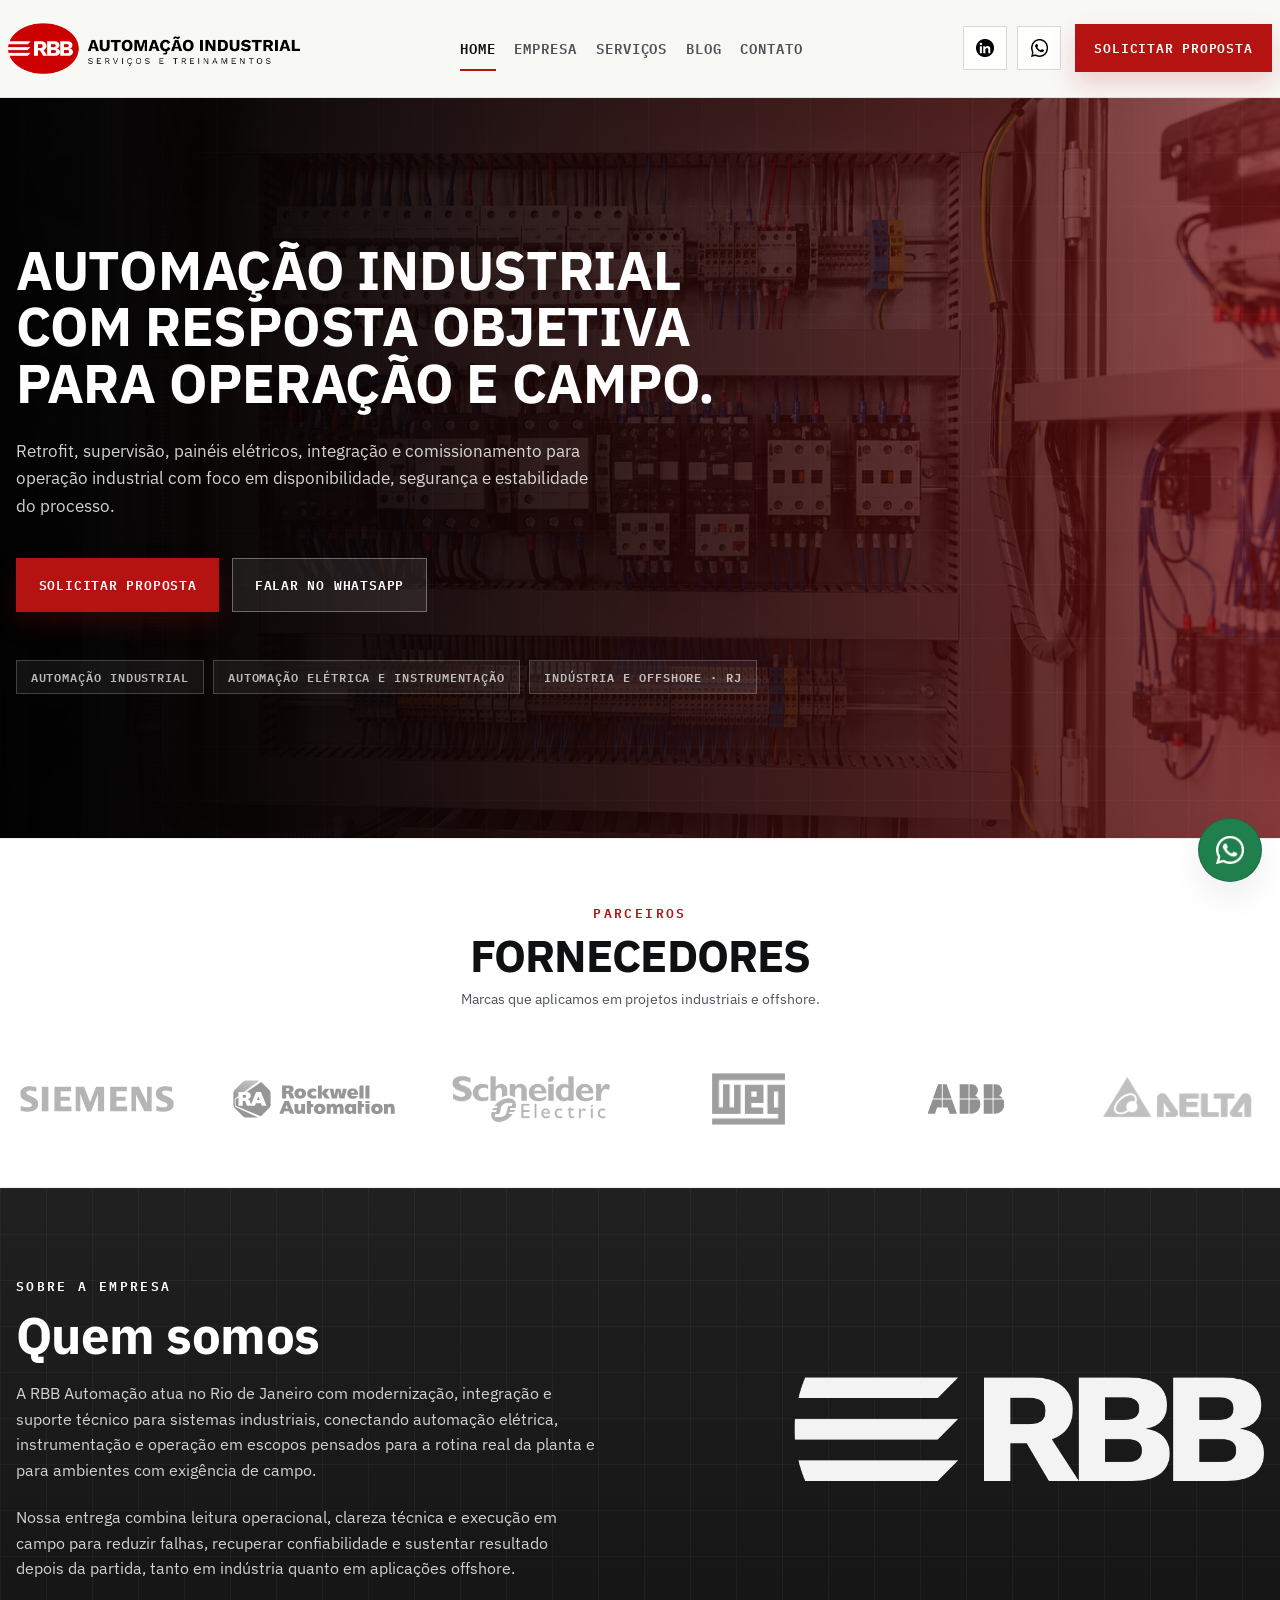
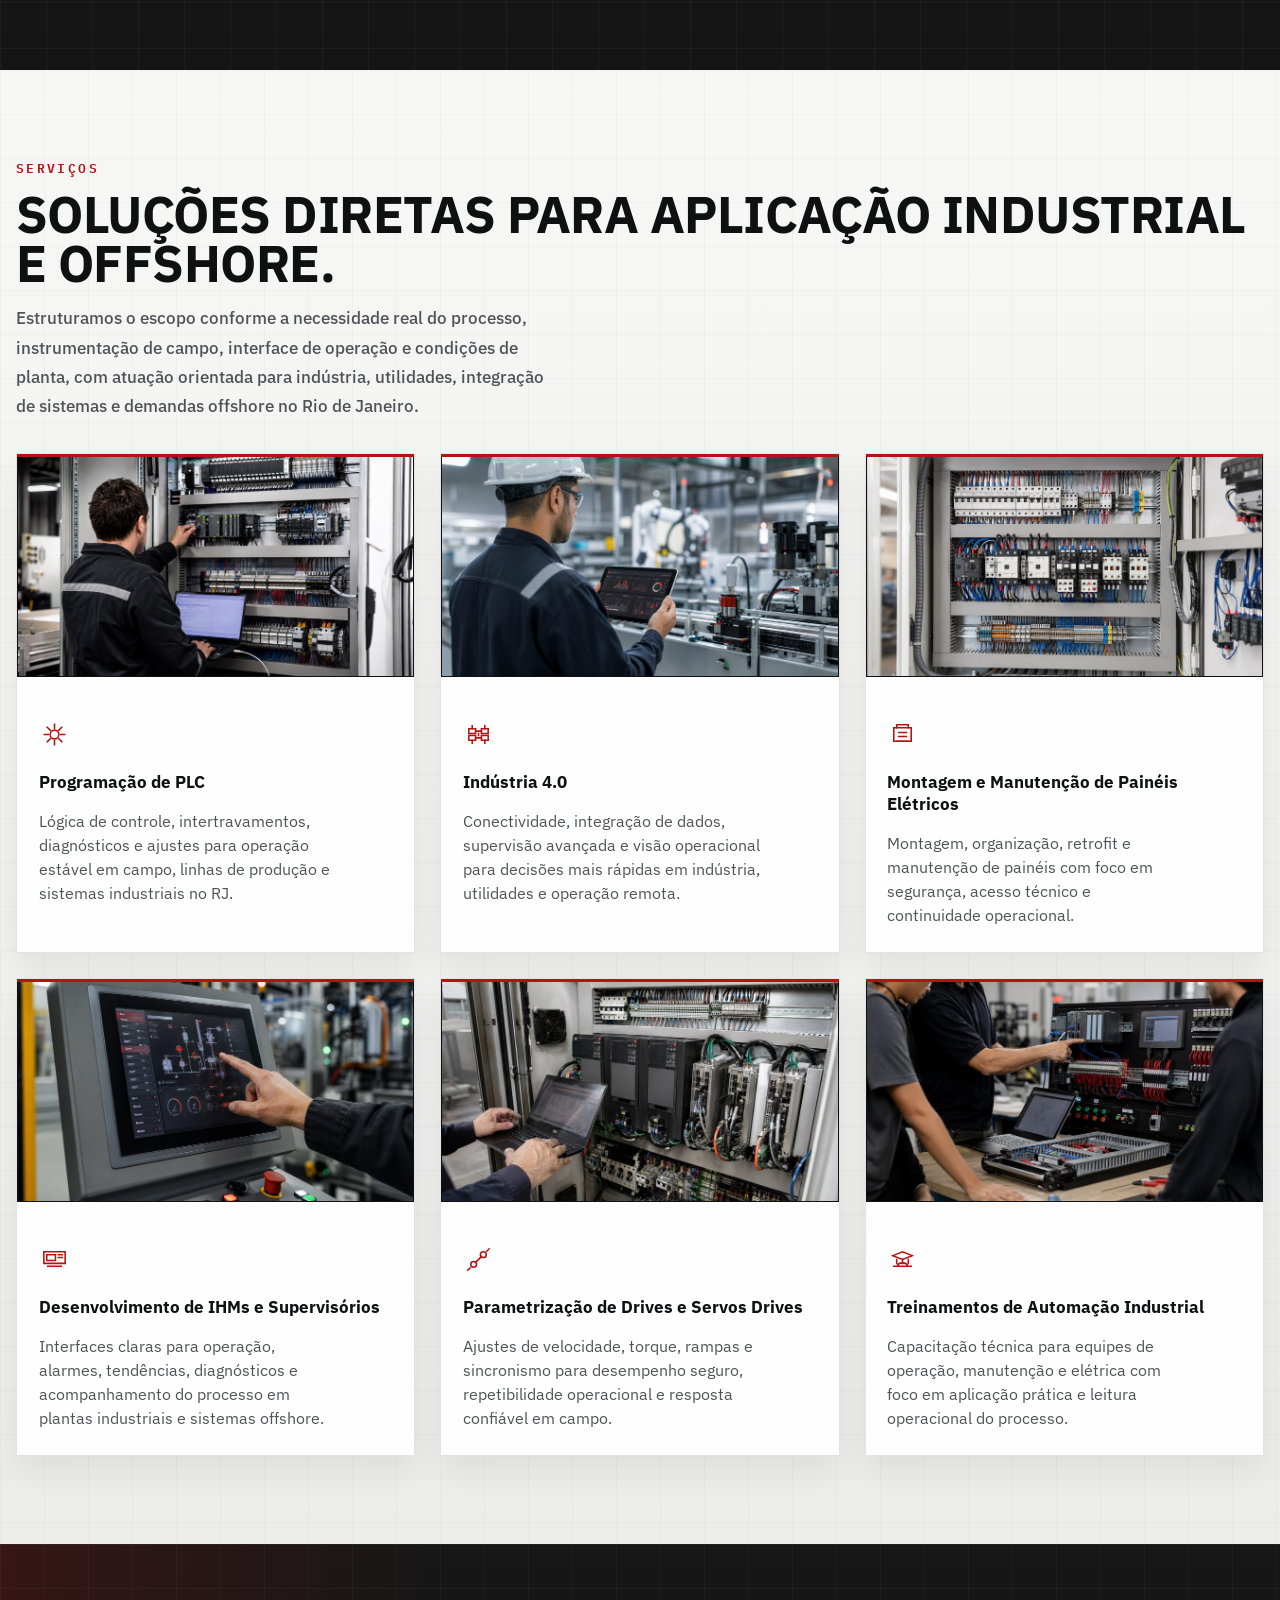
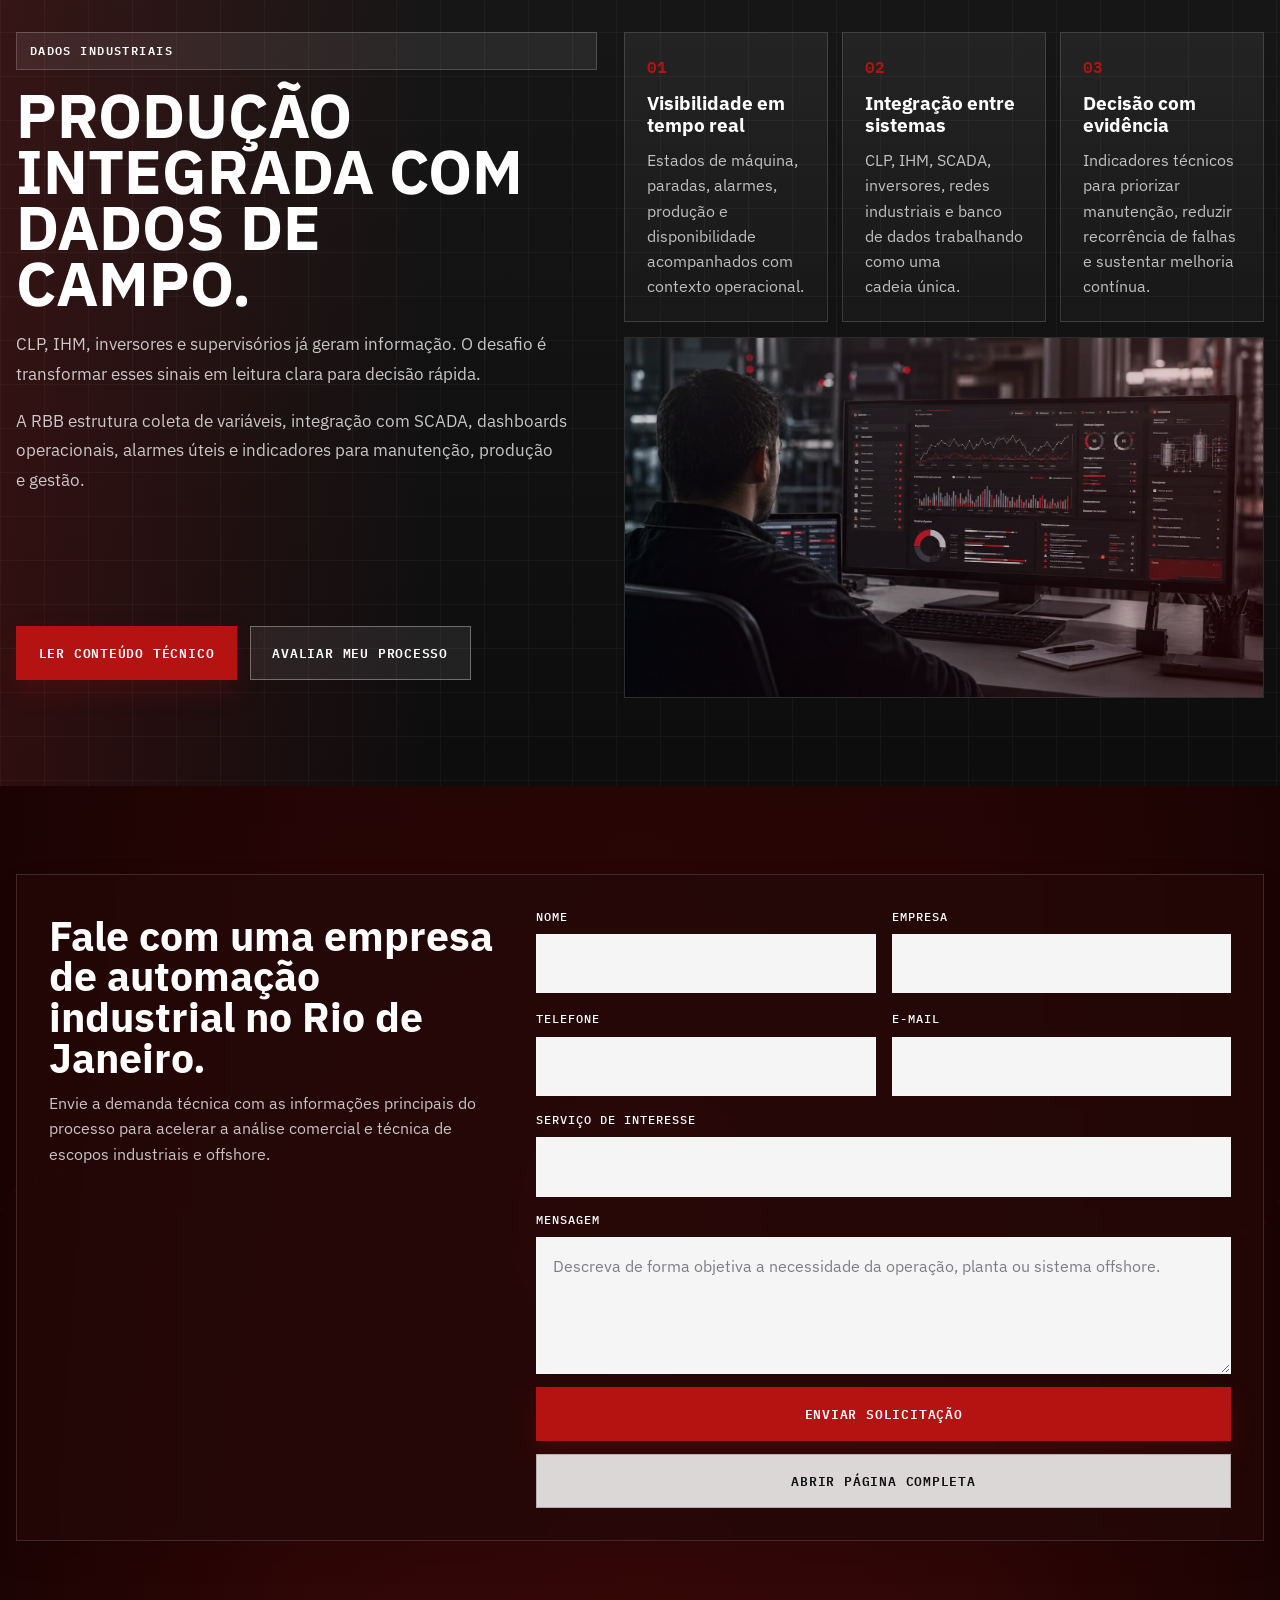
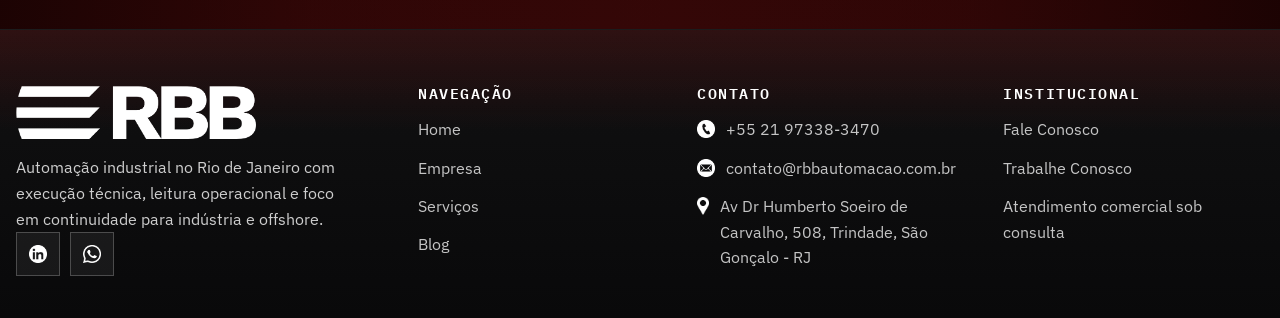
<file: index.html>
﻿<!doctype html>
<html lang="pt-BR">
  <head>
    <meta charset="UTF-8" />
    <meta name="viewport" content="width=device-width, initial-scale=1.0" />
    <meta
      name="description"
      content="Automação industrial no Rio de Janeiro para indústria e offshore. A RBB executa retrofit, painéis elétricos, CLP, IHM, supervisão e comissionamento com foco em confiabilidade operacional."
    />
    <meta
      name="keywords"
      content="automação industrial rio de janeiro, automação industrial rj, automação offshore, retrofit industrial, painéis elétricos industriais, programação de clp, ihm, scada, comissionamento industrial, integração industrial rio de janeiro"
    />
    <meta name="author" content="RBB Automação" />
    <meta name="theme-color" content="#b51212" />
    <meta name="robots" content="index, follow, max-snippet:160, max-image-preview:large" />
    <link rel="canonical" href="https://rbbautomacao.com.br/" />
    <meta property="og:locale" content="pt_BR" />
    <meta property="og:type" content="website" />
    <meta property="og:title" content="RBB Automação | Automação Industrial no Rio de Janeiro" />
    <meta
      property="og:description"
      content="Soluções de automação industrial no Rio de Janeiro para indústria e offshore, com retrofit, integração, supervisão, painéis elétricos e comissionamento."
    />
    <meta property="og:url" content="https://rbbautomacao.com.br/" />
    <meta
      property="og:image"
      content="https://rbbautomacao.com.br/assets/img/banners/banner-rbb.png"
    />
    <meta name="twitter:card" content="summary_large_image" />
    <meta name="twitter:title" content="RBB Automação | Automação Industrial no Rio de Janeiro" />
    <meta
      name="twitter:description"
      content="Automação industrial no RJ para indústria e offshore, com retrofit, CLP, IHM, painéis elétricos e comissionamento."
    />
    <meta
      name="twitter:image"
      content="https://rbbautomacao.com.br/assets/img/banners/banner-rbb.png"
    />
    <title>RBB Automação | Automação Industrial no Rio de Janeiro e Offshore</title>
    <link rel="preconnect" href="https://fonts.googleapis.com" />
    <link rel="preconnect" href="https://fonts.gstatic.com" crossorigin />
    <link
      href="https://fonts.googleapis.com/css2?family=IBM+Plex+Sans:wght@400;500;600;700&family=IBM+Plex+Mono:wght@500;600&display=swap"
      rel="stylesheet"
    />
    <link rel="icon" type="image/png" href="assets/img/logo/logo-padrao.png" />
    <link rel="preload" as="image" href="assets/img/services/service-paineis-realista.jpg" fetchpriority="high" />
    <link rel="stylesheet" href="assets/css/global.css" />
    <link rel="stylesheet" href="assets/css/components.css" />
    <link rel="stylesheet" href="assets/css/pages.css" />
    <link rel="stylesheet" href="assets/css/responsive.css" />
    <script type="application/ld+json">
    {
      "@context": "https://schema.org",
      "@graph": [
        {
          "@type": "LocalBusiness",
          "name": "RBB Automação Industrial",
          "description": "Automação industrial no Rio de Janeiro com retrofit, painéis elétricos, programação de CLP, IHM, supervisório SCADA e comissionamento para indústria e offshore.",
          "url": "https://rbbautomacao.com.br",
          "telephone": "+5521973383470",
          "email": "contato@rbbautomacao.com.br",
          "address": {
            "@type": "PostalAddress",
            "streetAddress": "Av Dr Humberto Soeiro de Carvalho, 508",
            "addressLocality": "São Gonçalo",
            "addressRegion": "RJ",
            "addressCountry": "BR"
          },
          "areaServed": ["Rio de Janeiro", "RJ"],
          "sameAs": [
            "https://www.linkedin.com/company/rbb-automa%C3%A7%C3%A3o/about/?viewAsMember=true"
          ],
          "hasOfferCatalog": {
            "@type": "OfferCatalog",
            "name": "Serviços de Automação Industrial",
            "itemListElement": [
              {"@type": "Offer", "itemOffered": {"@type": "Service", "name": "Programação de PLC e CLP"}},
              {"@type": "Offer", "itemOffered": {"@type": "Service", "name": "Indústria 4.0 e Conectividade Industrial"}},
              {"@type": "Offer", "itemOffered": {"@type": "Service", "name": "Montagem e Manutenção de Painéis Elétricos"}},
              {"@type": "Offer", "itemOffered": {"@type": "Service", "name": "Desenvolvimento de IHM e Supervisório SCADA"}},
              {"@type": "Offer", "itemOffered": {"@type": "Service", "name": "Parametrização de Drives e Servos Drives"}},
              {"@type": "Offer", "itemOffered": {"@type": "Service", "name": "Treinamentos de Automação Industrial"}},
              {"@type": "Offer", "itemOffered": {"@type": "Service", "name": "Retrofit de Máquinas e Sistemas Industriais"}}
            ]
          }
        },
        {
          "@type": "WebSite",
          "name": "RBB Automação",
          "url": "https://rbbautomacao.com.br"
        }
      ]
    }
    </script>
  </head>
  <body class="page-home">
    <a class="skip-link" href="#conteudo-principal">Ir para o conteúdo</a>
    <header class="site-header" id="topo">
      <div class="container header-inner">
        <div class="header-bar">
          <a class="brand" href="#home" aria-label="Página inicial da RBB Automação">
            <img src="assets/img/logo/logo-topo.png" alt="RBB Automação Industrial" />
          </a>
          <nav class="main-nav" id="menu-principal" aria-label="Menu principal">
            <a class="is-active" href="#home">Home</a>
            <a href="#sobre">Empresa</a>
            <a href="#servicos">Serviços</a>
            <a href="blog.html">Blog</a>
            <a href="fale-conosco.html">Contato</a>
          </nav>
          <div class="header-actions">
            <div class="header-social" aria-label="Redes sociais">
              <a
                href="https://www.linkedin.com/company/rbb-automa%C3%A7%C3%A3o/about/?viewAsMember=true"
                target="_blank"
                rel="noopener"
                aria-label="LinkedIn da RBB Automação"
              >
                <img src="assets/img/social/linkedin-preto.png" alt="" />
              </a>
              <a
                href="https://wa.me/5521973383470"
                target="_blank"
                rel="noopener"
                aria-label="WhatsApp da RBB Automação"
              >
                <img src="assets/img/social/whatsapp-preto.png" alt="" />
              </a>
            </div>
            <a class="btn btn-primary header-cta" href="fale-conosco.html">Solicitar proposta</a>
          </div>
          <button
            class="menu-toggle"
            type="button"
            aria-label="Abrir menu"
            aria-expanded="false"
            aria-controls="menu-principal"
          >
            <span></span>
            <span></span>
            <span></span>
          </button>
        </div>
      </div>
    </header>
    <main id="conteudo-principal">
      <section class="hero-banner" id="home" aria-label="Banner principal">
        <div class="hero-banner__content">
          <div class="container hero-banner__inner reveal">
            <h1>Automação industrial com resposta objetiva para operação e campo.</h1>
            <p>
              Retrofit, supervisão, painéis elétricos, integração e comissionamento para operação industrial com foco em disponibilidade, segurança e estabilidade do processo.
            </p>
            <div class="hero-actions">
              <a class="btn btn-primary" href="fale-conosco.html">Solicitar proposta</a>
              <a class="btn btn-secondary btn-secondary--light" href="https://wa.me/5521973383470" target="_blank" rel="noopener">Falar no WhatsApp</a>
            </div>
            <div class="hero-tags" aria-label="Áreas de atuação">
              <span>Automação Industrial</span>
              <span>Automação Elétrica e Instrumentação</span>
              <span>Indústria e Offshore · RJ</span>
            </div>
          </div>
        </div>
      </section>

      <section class="partners-section" aria-label="Marcas que trabalhamos">
        <div class="container partners-inner">
          <div class="partners-title">
            <span class="section-index">Parceiros</span>
            <h2>Fornecedores</h2>
            <p class="partners-title__sub">Marcas que aplicamos em projetos industriais e offshore.</p>
          </div>
          <ul class="partners-row">
            <li><img class="partner-logo" src="assets/img/brands/siemens.svg" alt="Siemens" loading="lazy" /></li>
            <li><img class="partner-logo" src="assets/img/brands/allen-bradley.svg" alt="Allen-Bradley / Rockwell Automation" loading="lazy" /></li>
            <li><img class="partner-logo" src="assets/img/brands/schneider.png" alt="Schneider Electric" loading="lazy" /></li>
            <li><img class="partner-logo" src="assets/img/brands/weg.png" alt="WEG" loading="lazy" /></li>
            <li><img class="partner-logo" src="assets/img/brands/abb.svg" alt="ABB" loading="lazy" /></li>
            <li><img class="partner-logo" src="assets/img/brands/delta.png" alt="Delta" loading="lazy" /></li>
          </ul>
        </div>
      </section>

        <section class="about-section" id="sobre">
          <div class="container about-grid about-grid--wide">
            <div class="about-copy reveal">
              <div class="about-heading">
                <span class="section-index section-index--light">Sobre a empresa</span>
                <h2>Quem somos</h2>
              </div>
              <p>
                A RBB Automação atua no Rio de Janeiro com modernização, integração e suporte técnico para sistemas industriais, conectando automação elétrica, instrumentação e operação em escopos pensados para a rotina real da planta e para ambientes com exigência de campo.
              </p>
              <p>
                Nossa entrega combina leitura operacional, clareza técnica e execução em campo para reduzir falhas, recuperar confiabilidade e sustentar resultado depois da partida, tanto em indústria quanto em aplicações offshore.
              </p>
            </div>
            <div class="about-brand reveal" aria-hidden="true">
              <img src="assets/img/logo/logo-quem-somos-branco.png" alt="" />
            </div>
          </div>
        </section>

      <section class="services-section" id="servicos">
        <div class="container">
          <div class="services-header reveal">
            <div class="section-heading section-heading-inline">
              <span class="section-index">Serviços</span>
              <h2>Soluções diretas para aplicação industrial e offshore.</h2>
            </div>
            <p>
              Estruturamos o escopo conforme a necessidade real do processo, instrumentação de campo, interface de operação e condições de planta, com atuação orientada para indústria, utilidades, integração de sistemas e demandas offshore no Rio de Janeiro.
            </p>
          </div>
          <div class="services-grid services-grid--compact">
            <article class="service-card reveal">
              <figure class="service-card__media">
                <img src="assets/img/services/service-plc-realista.jpg" alt="Controlador PLC conectado a sinais industriais" loading="lazy" />
              </figure>
              <div class="service-icon"><svg viewBox="0 0 64 64" aria-hidden="true"><g fill="none" stroke="currentColor" stroke-width="3.2" stroke-linecap="square" stroke-linejoin="miter"><circle cx="32" cy="32" r="9"/><path d="M32 11v8M32 45v8M11 32h8M45 32h8M17 17l6 6M41 41l6 6M47 17l-6 6M23 41l-6 6"/></g></svg></div>
              <h3>Programação de PLC</h3>
              <p>Lógica de controle, intertravamentos, diagnósticos e ajustes para operação estável em campo, linhas de produção e sistemas industriais no RJ.</p>
            </article>
            <article class="service-card reveal">
              <figure class="service-card__media">
                <img src="assets/img/services/service-industria-40-realista.jpg" alt="Rede de dados industriais conectando sensores e painel de indicadores" loading="lazy" />
              </figure>
              <div class="service-icon"><svg viewBox="0 0 64 64" aria-hidden="true"><g fill="none" stroke="currentColor" stroke-width="3.2" stroke-linecap="square" stroke-linejoin="miter"><path d="M12 20h14v10H12zM38 20h14v10H38zM12 34h14v10H12zM38 34h14v10H38z"/><path d="M26 25h12M32 30v4M26 39h12M19 14v6M45 14v6M19 44v6M45 44v6"/></g></svg></div>
              <h3>Indústria 4.0</h3>
              <p>Conectividade, integração de dados, supervisão avançada e visão operacional para decisões mais rápidas em indústria, utilidades e operação remota.</p>
            </article>
            <article class="service-card reveal">
              <figure class="service-card__media">
                <img src="assets/img/services/service-paineis-realista.jpg" alt="Painel elétrico industrial com componentes e barramentos" loading="lazy" />
              </figure>
              <div class="service-icon"><svg viewBox="0 0 64 64" aria-hidden="true"><g fill="none" stroke="currentColor" stroke-width="3.2" stroke-linecap="square" stroke-linejoin="miter"><path d="M14 18h36v28H14z"/><path d="M20 18v-6h24v6M24 28h16M24 36h16M20 46h24"/></g></svg></div>
              <h3>Montagem e Manutenção de Painéis Elétricos</h3>
              <p>Montagem, organização, retrofit e manutenção de painéis com foco em segurança, acesso técnico e continuidade operacional.</p>
            </article>
            <article class="service-card reveal">
              <figure class="service-card__media">
                <img src="assets/img/services/service-ihm-scada-realista.jpg" alt="Telas de IHM e supervisório com gráficos e estados de processo" loading="lazy" />
              </figure>
              <div class="service-icon"><svg viewBox="0 0 64 64" aria-hidden="true"><g fill="none" stroke="currentColor" stroke-width="3.2" stroke-linecap="square" stroke-linejoin="miter"><path d="M10 16h44v24H10z"/><path d="M16 22h18v12H16zM40 22h8M40 28h8M18 46h28"/></g></svg></div>
              <h3>Desenvolvimento de IHMs e Supervisórios</h3>
              <p>Interfaces claras para operação, alarmes, tendências, diagnósticos e acompanhamento do processo em plantas industriais e sistemas offshore.</p>
            </article>
            <article class="service-card reveal">
              <figure class="service-card__media">
                <img src="assets/img/services/service-drives-realista.jpg" alt="Inversor de frequência, motor e curva de acionamento industrial" loading="lazy" />
              </figure>
              <div class="service-icon"><svg viewBox="0 0 64 64" aria-hidden="true"><g fill="none" stroke="currentColor" stroke-width="3.2" stroke-linecap="square" stroke-linejoin="miter"><circle cx="22" cy="42" r="6"/><circle cx="42" cy="22" r="6"/><path d="M26 38l12-12M15 49l-5 5M49 15l5-5"/></g></svg></div>
              <h3>Parametrização de Drives e Servos Drives</h3>
              <p>Ajustes de velocidade, torque, rampas e sincronismo para desempenho seguro, repetibilidade operacional e resposta confiável em campo.</p>
            </article>
            <article class="service-card reveal">
              <figure class="service-card__media">
                <img src="assets/img/services/service-treinamentos-realista.jpg" alt="Treinamento técnico em automação industrial com quadro de controle" loading="lazy" />
              </figure>
              <div class="service-icon"><svg viewBox="0 0 64 64" aria-hidden="true"><g fill="none" stroke="currentColor" stroke-width="3.2" stroke-linecap="square" stroke-linejoin="miter"><path d="M12 24l20-8 20 8-20 8z"/><path d="M20 32v8M32 32v8M44 32v8M14 46h36"/><path d="M22 46c0-4 4-7 10-7s10 3 10 7"/></g></svg></div>
              <h3>Treinamentos de Automação Industrial</h3>
              <p>Capacitação técnica para equipes de operação, manutenção e elétrica com foco em aplicação prática e leitura operacional do processo.</p>
            </article>
          </div>
        </div>
      </section>

      <section class="insight-section" id="dados-industriais">
        <div class="container insight-grid">
          <div class="insight-copy reveal">
            <span class="eyebrow">Dados industriais</span>
            <h2>Produção integrada com dados de campo.</h2>
            <p>
              CLP, IHM, inversores e supervisórios já geram informação. O desafio é transformar esses
              sinais em leitura clara para decisão rápida.
            </p>
            <p>
              A RBB estrutura coleta de variáveis, integração com SCADA, dashboards operacionais,
              alarmes úteis e indicadores para manutenção, produção e gestão.
            </p>
            <div class="insight-actions">
              <a class="btn btn-primary" href="blog.html">Ler conteúdo técnico</a>
              <a class="btn btn-secondary btn-secondary--light" href="fale-conosco.html">Avaliar meu processo</a>
            </div>
          </div>

          <div class="insight-visual-stack reveal" aria-label="Gatilhos de dados industriais">
            <div class="insight-cards">
              <article class="insight-card">
                <span>01</span>
                <h3>Visibilidade em tempo real</h3>
                <p>Estados de máquina, paradas, alarmes, produção e disponibilidade acompanhados com contexto operacional.</p>
              </article>
              <article class="insight-card">
                <span>02</span>
                <h3>Integração entre sistemas</h3>
                <p>CLP, IHM, SCADA, inversores, redes industriais e banco de dados trabalhando como uma cadeia única.</p>
              </article>
              <article class="insight-card">
                <span>03</span>
                <h3>Decisão com evidência</h3>
                <p>Indicadores técnicos para priorizar manutenção, reduzir recorrência de falhas e sustentar melhoria contínua.</p>
              </article>
            </div>

            <figure class="insight-dashboard">
              <img src="assets/img/content/blog-dashboard-operacional-realista.jpg" alt="Dashboard operacional industrial com indicadores de desempenho" loading="lazy" />
            </figure>
          </div>
        </div>
      </section>

      <section class="cta-section">
        <div class="container cta-panel reveal">
          <div class="cta-panel__copy">
            <h2>Fale com uma empresa de automação industrial no Rio de Janeiro.</h2>
            <p>Envie a demanda técnica com as informações principais do processo para acelerar a análise comercial e técnica de escopos industriais e offshore.</p>
          </div>
          <form class="contact-form cta-form" action="send-contact.php" method="post" novalidate>
            <div class="field-grid">
              <div class="field">
                <label for="cta-nome">Nome</label>
                <input type="text" id="cta-nome" name="nome" required />
              </div>
              <div class="field">
                <label for="cta-empresa">Empresa</label>
                <input type="text" id="cta-empresa" name="empresa" required />
              </div>
              <div class="field">
                <label for="cta-telefone">Telefone</label>
                <input type="tel" id="cta-telefone" name="telefone" required />
              </div>
              <div class="field">
                <label for="cta-email">E-mail</label>
                <input type="email" id="cta-email" name="email" required />
              </div>
            </div>
            <div class="field">
              <label for="cta-servico">Serviço de interesse</label>
              <input type="text" id="cta-servico" name="servico" required />
            </div>
            <div class="field">
              <label for="cta-mensagem">Mensagem</label>
              <textarea id="cta-mensagem" name="mensagem" rows="4" placeholder="Descreva de forma objetiva a necessidade da operação, planta ou sistema offshore." required></textarea>
            </div>
            <input type="hidden" name="_subject" value="Contato pela home - RBB Automação" />
            <div class="cta-panel__actions">
              <button class="btn btn-primary" type="submit">Enviar solicitação</button>
              <a class="btn btn-secondary" href="fale-conosco.html">Abrir página completa</a>
            </div>
          </form>
        </div>
      </section>
    </main>
    <a class="whatsapp-float" href="https://wa.me/5521973383470" target="_blank" rel="noopener" aria-label="Abrir conversa no WhatsApp">
      <img src="assets/img/social/whatsapp-branco.png" alt="" />
    </a>
    <footer class="site-footer">
      <div class="container footer-grid">
        <div class="footer-brand-block">
          <img class="footer-logo" src="assets/img/logo/logo-footer-branco.png" alt="RBB Automação" />
          <p>Automação industrial no Rio de Janeiro com execução técnica, leitura operacional e foco em continuidade para indústria e offshore.</p>
          <div class="footer-social">
            <a href="https://www.linkedin.com/company/rbb-automa%C3%A7%C3%A3o/about/?viewAsMember=true" target="_blank" rel="noopener" aria-label="LinkedIn da RBB Automação"><img src="assets/img/social/linkedin-branco.png" alt="" /></a>
            <a href="https://wa.me/5521973383470" target="_blank" rel="noopener" aria-label="WhatsApp da RBB Automação"><img src="assets/img/social/whatsapp-branco.png" alt="" /></a>
          </div>
        </div>
        <div>
          <h3>Navegação</h3>
          <ul class="footer-list">
            <li><a href="#home">Home</a></li>
            <li><a href="index.html#sobre">Empresa</a></li>
            <li><a href="index.html#servicos">Serviços</a></li>
            <li><a href="blog.html">Blog</a></li>
          </ul>
        </div>
        <div>
          <h3>Contato</h3>
          <ul class="footer-list footer-contact">
            <li><img src="assets/img/icons/icone-contato.png" alt="" /><a href="tel:5521973383470">+55 21 97338-3470</a></li>
            <li><img src="assets/img/icons/icone-email.png" alt="" /><a href="mailto:contato@rbbautomacao.com.br">contato@rbbautomacao.com.br</a></li>
            <li><img src="assets/img/icons/icone-localizacao.png" alt="" /><span>Av Dr Humberto Soeiro de Carvalho, 508, Trindade, São Gonçalo - RJ</span></li>
          </ul>
        </div>
        <div>
          <h3>Institucional</h3>
          <ul class="footer-list">
            <li><a href="fale-conosco.html">Fale Conosco</a></li>
            <li><a href="trabalhe-aqui.html">Trabalhe Conosco</a></li>
            <li><span>Atendimento comercial sob consulta</span></li>
          </ul>
        </div>
      </div>
    </footer>
    <script src="assets/js/main.js"></script>
    <script type="speculationrules">
    {
      "prerender": [{
        "where": { "href_matches": "/*.html" },
        "eagerness": "moderate"
      }]
    }
    </script>
  </body>
</html>
</file>
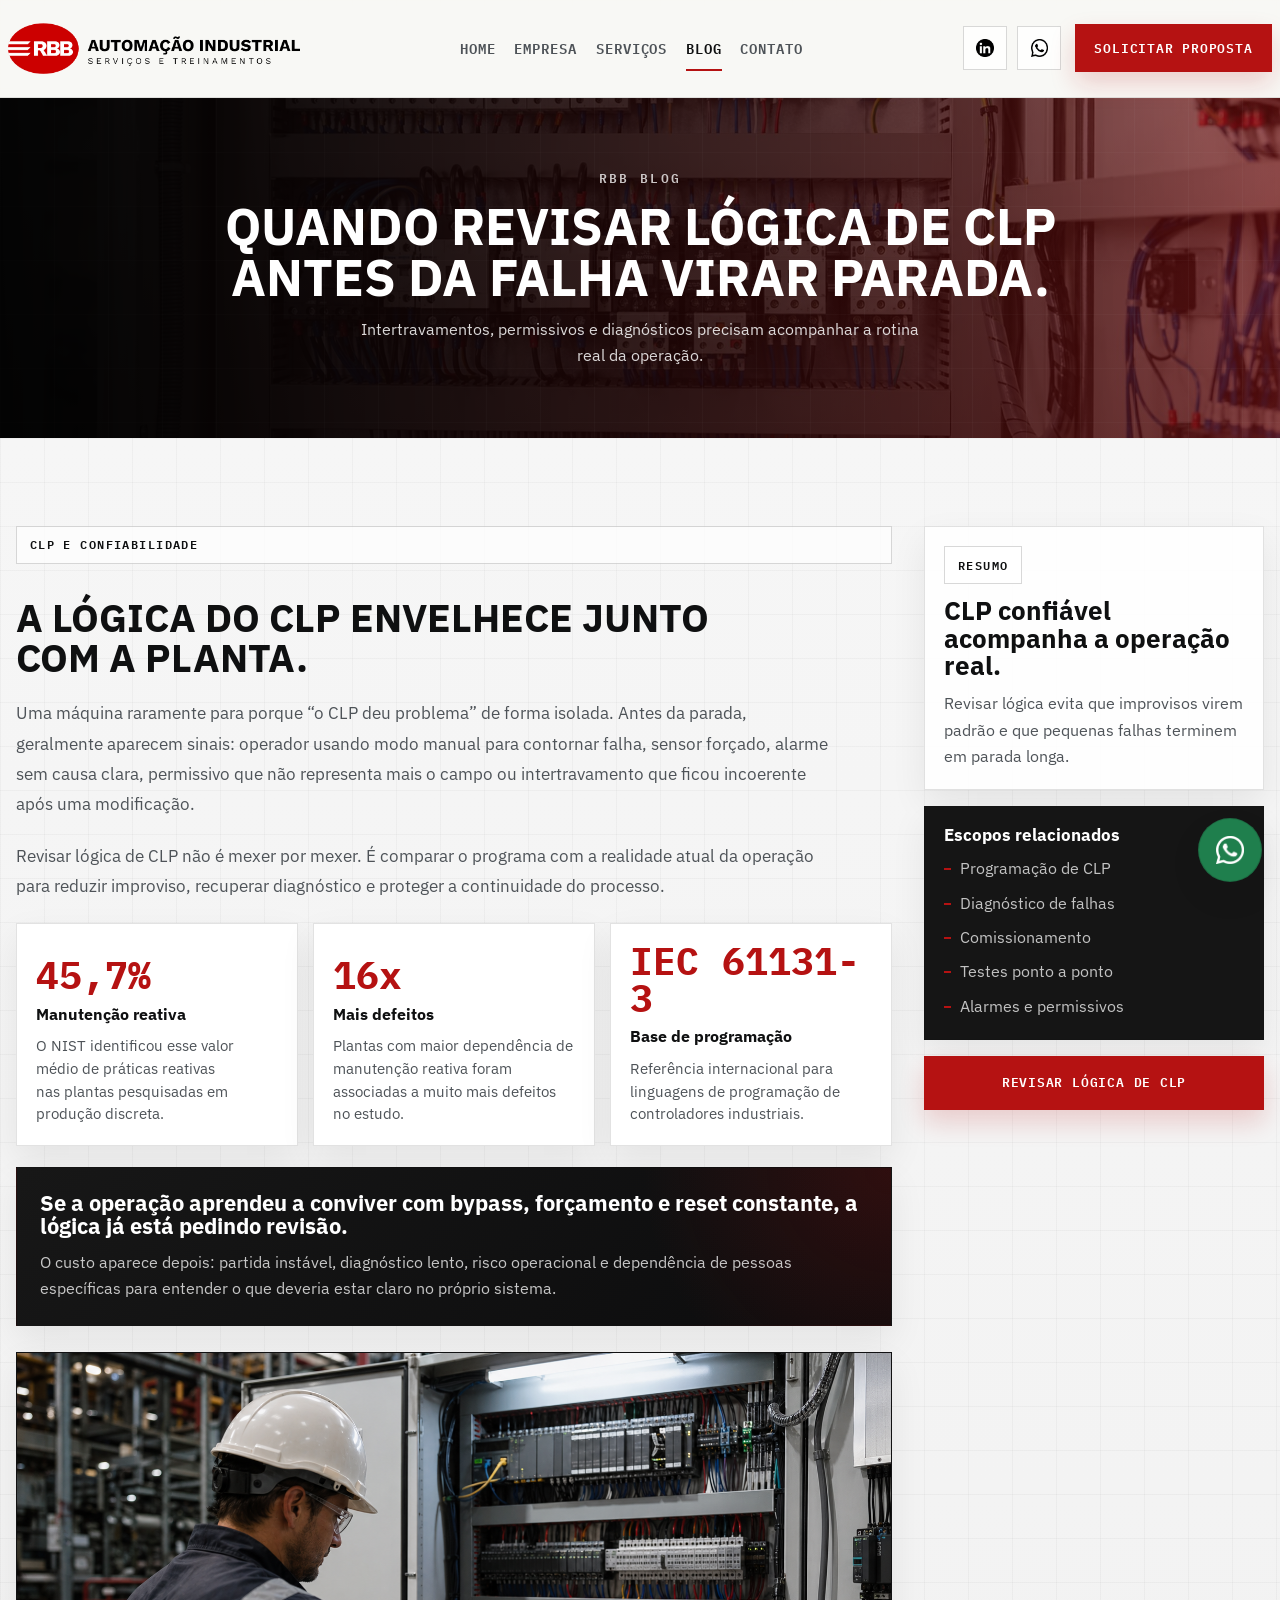
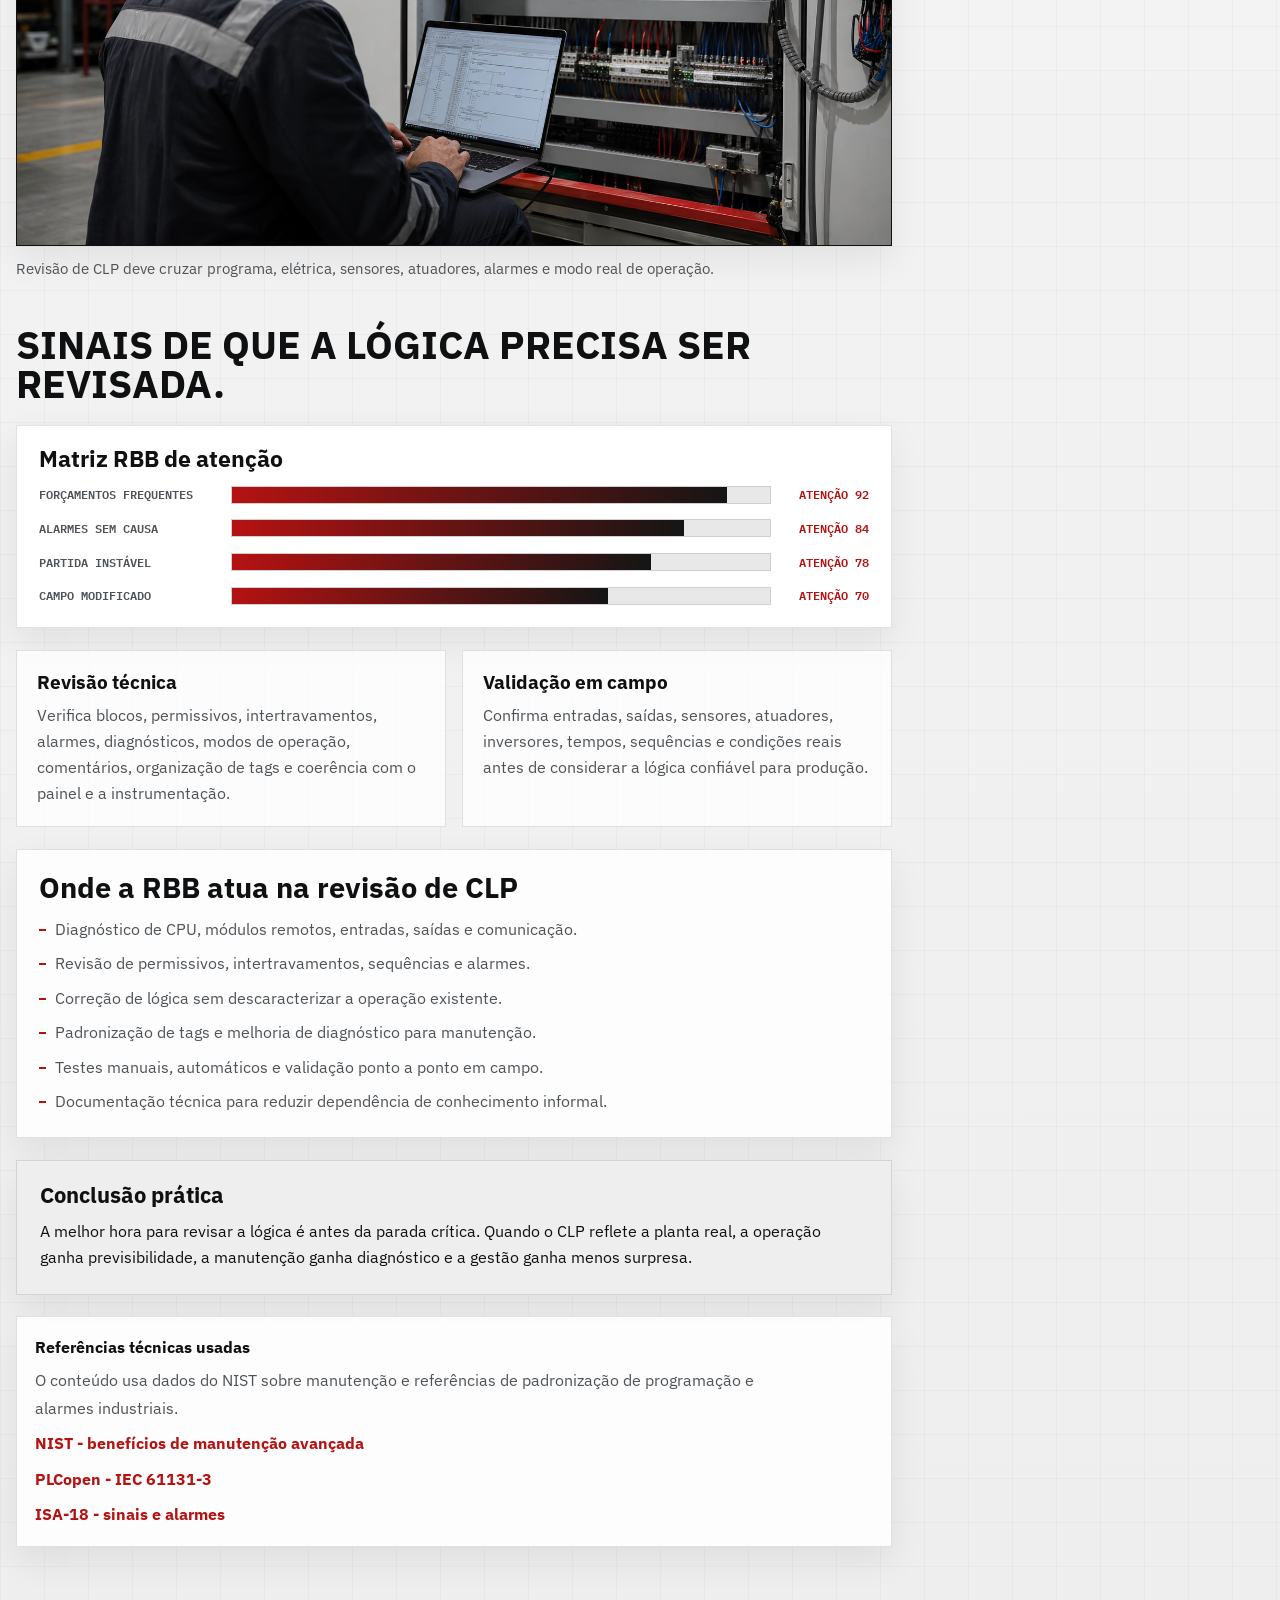
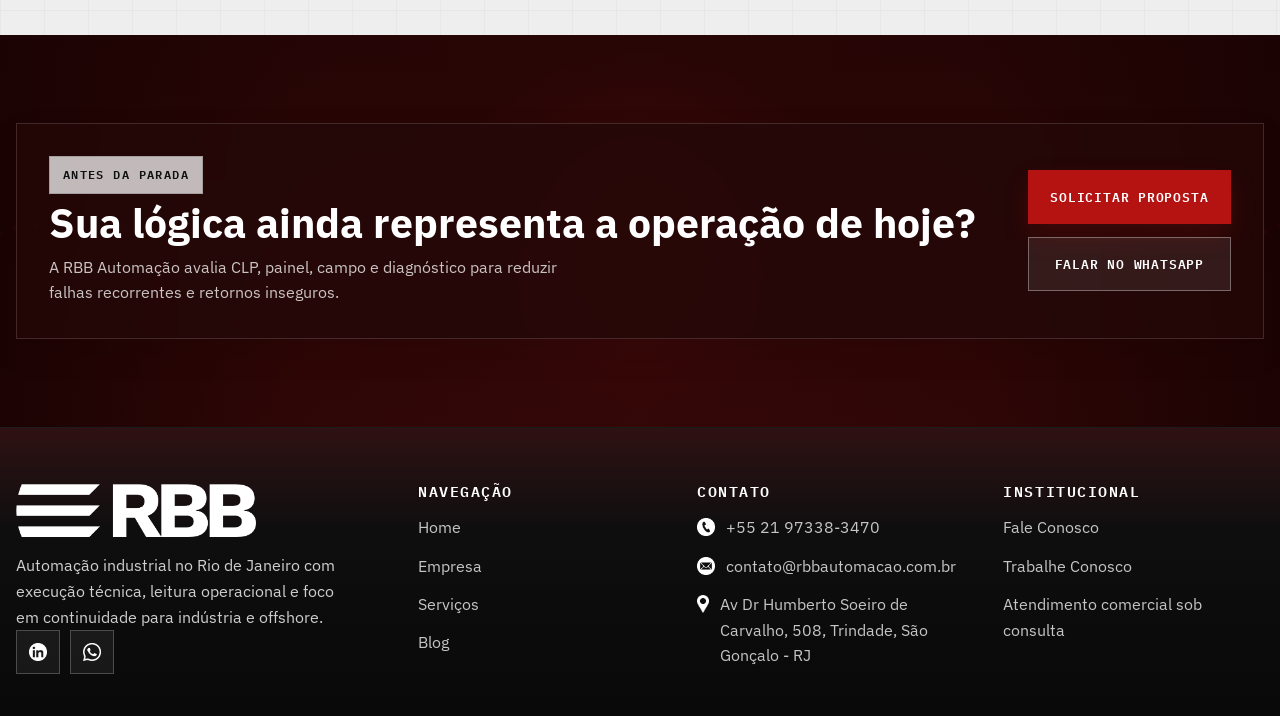
<file: blog-clp-logica.html>
﻿<!doctype html>
<html lang="pt-BR">
  <head>
    <meta charset="UTF-8" />
    <meta name="viewport" content="width=device-width, initial-scale=1.0" />
    <meta
      name="description"
      content="Artigo da RBB Automação sobre revisão de lógica de CLP, intertravamentos, permissivos, diagnóstico industrial e redução de paradas em automação industrial."
    />
    <meta name="keywords" content="CLP, lógica de CLP, programação de CLP, diagnóstico de CLP, automação industrial RJ, IEC 61131-3, manutenção industrial" />
    <meta name="author" content="RBB Automação" />
    <meta name="theme-color" content="#b51212" />
    <meta name="robots" content="index, follow, max-snippet:160, max-image-preview:large" />
    <link rel="canonical" href="https://rbbautomacao.com.br/blog-clp-logica.html" />
    <meta property="og:locale" content="pt_BR" />
    <meta property="og:type" content="article" />
    <meta property="og:title" content="Quando revisar lógica de CLP antes da falha virar parada | RBB Automação" />
    <meta property="og:description" content="Intertravamentos, permissivos e diagnósticos precisam acompanhar a rotina real da operação." />
    <meta property="og:url" content="https://rbbautomacao.com.br/blog-clp-logica.html" />
    <meta property="og:image" content="https://rbbautomacao.com.br/assets/img/content/blog-clp-logica-cover.png" />
    <title>Quando revisar lógica de CLP antes da falha virar parada | RBB Automação</title>
    <link rel="preconnect" href="https://fonts.googleapis.com" />
    <link rel="preconnect" href="https://fonts.gstatic.com" crossorigin />
    <link href="https://fonts.googleapis.com/css2?family=IBM+Plex+Sans:wght@400;500;600;700&family=IBM+Plex+Mono:wght@500;600&display=swap" rel="stylesheet" />
    <link rel="icon" type="image/png" href="assets/img/logo/logo-padrao.png" />
    <link rel="preload" as="image" href="assets/img/content/blog-clp-logica-cover.png" fetchpriority="high" />
    <link rel="stylesheet" href="assets/css/global.css" />
    <link rel="stylesheet" href="assets/css/components.css" />
    <link rel="stylesheet" href="assets/css/pages.css" />
    <link rel="stylesheet" href="assets/css/responsive.css" />
    <script type="application/ld+json">
    {
      "@context": "https://schema.org",
      "@type": "Article",
      "headline": "Quando revisar lógica de CLP antes da falha virar parada",
      "description": "Artigo da RBB Automação sobre revisão de lógica de CLP, intertravamentos, permissivos, diagnóstico industrial e redução de paradas em automação industrial.",
      "image": "https://rbbautomacao.com.br/assets/img/content/blog-clp-logica-cover.png",
      "author": {"@type": "Organization", "name": "RBB Automação", "url": "https://rbbautomacao.com.br"},
      "publisher": {
        "@type": "Organization",
        "name": "RBB Automação",
        "logo": {"@type": "ImageObject", "url": "https://rbbautomacao.com.br/assets/img/logo/logo-topo.png"}
      },
      "datePublished": "2026-05-21",
      "dateModified": "2026-05-21",
      "url": "https://rbbautomacao.com.br/blog-clp-logica.html"
    }
    </script>
  </head>
  <body class="page-internal">
    <a class="skip-link" href="#conteudo-principal">Ir para o conteúdo</a>
    <header class="site-header" id="topo">
      <div class="container header-inner">
        <div class="header-bar">
          <a class="brand" href="./index.html#home" aria-label="Página inicial da RBB Automação"><img src="assets/img/logo/logo-topo.png" alt="RBB Automação Industrial" /></a>
          <nav class="main-nav" id="menu-principal" aria-label="Menu principal">
            <a href="./index.html#home">Home</a>
            <a href="index.html#sobre">Empresa</a>
            <a href="index.html#servicos">Serviços</a>
            <a class="is-active" href="blog.html">Blog</a>
            <a href="fale-conosco.html">Contato</a>
          </nav>
          <div class="header-actions">
            <div class="header-social" aria-label="Redes sociais">
              <a href="https://www.linkedin.com/company/rbb-automa%C3%A7%C3%A3o/about/?viewAsMember=true" target="_blank" rel="noopener" aria-label="LinkedIn da RBB Automação"><img src="assets/img/social/linkedin-preto.png" alt="" /></a>
              <a href="https://wa.me/5521973383470" target="_blank" rel="noopener" aria-label="WhatsApp da RBB Automação"><img src="assets/img/social/whatsapp-preto.png" alt="" /></a>
            </div>
            <a class="btn btn-primary header-cta" href="fale-conosco.html">Solicitar proposta</a>
          </div>
          <button class="menu-toggle" type="button" aria-label="Abrir menu" aria-expanded="false" aria-controls="menu-principal"><span></span><span></span><span></span></button>
        </div>
      </div>
    </header>

    <main id="conteudo-principal">
      <section class="internal-hero">
        <div class="internal-hero__media"><img src="assets/img/content/blog-clp-logica-cover.png" alt="Técnico revisando lógica de CLP em painel industrial" /></div>
        <div class="internal-hero__overlay"></div>
        <div class="container internal-hero__content reveal">
          <p class="section-index section-index--light">RBB BLOG</p>
          <h1>Quando revisar lógica de CLP antes da falha virar parada.</h1>
          <p>Intertravamentos, permissivos e diagnósticos precisam acompanhar a rotina real da operação.</p>
        </div>
      </section>

      <section class="article-section">
        <div class="container article-layout">
          <article class="blog-article reveal">
            <span class="eyebrow">CLP e confiabilidade</span>
            <h2>A lógica do CLP envelhece junto com a planta.</h2>
            <p>
              Uma máquina raramente para porque “o CLP deu problema” de forma isolada. Antes da parada, geralmente aparecem
              sinais: operador usando modo manual para contornar falha, sensor forçado, alarme sem causa clara, permissivo
              que não representa mais o campo ou intertravamento que ficou incoerente após uma modificação.
            </p>
            <p>
              Revisar lógica de CLP não é mexer por mexer. É comparar o programa com a realidade atual da operação para
              reduzir improviso, recuperar diagnóstico e proteger a continuidade do processo.
            </p>

            <div class="article-metrics">
              <div class="article-metric">
                <strong>45,7%</strong>
                <span>Manutenção reativa</span>
                <p>O NIST identificou esse valor médio de práticas reativas nas plantas pesquisadas em produção discreta.</p>
              </div>
              <div class="article-metric">
                <strong>16x</strong>
                <span>Mais defeitos</span>
                <p>Plantas com maior dependência de manutenção reativa foram associadas a muito mais defeitos no estudo.</p>
              </div>
              <div class="article-metric">
                <strong>IEC 61131-3</strong>
                <span>Base de programação</span>
                <p>Referência internacional para linguagens de programação de controladores industriais.</p>
              </div>
            </div>

            <div class="article-band article-band--dark">
              <h3>Se a operação aprendeu a conviver com bypass, forçamento e reset constante, a lógica já está pedindo revisão.</h3>
              <p>
                O custo aparece depois: partida instável, diagnóstico lento, risco operacional e dependência de pessoas específicas
                para entender o que deveria estar claro no próprio sistema.
              </p>
            </div>

            <figure class="article-figure">
              <img src="assets/img/content/blog-clp-logica-cover.png" alt="Notebook conectado a painel com CLP industrial para diagnóstico" loading="lazy" />
              <figcaption>Revisão de CLP deve cruzar programa, elétrica, sensores, atuadores, alarmes e modo real de operação.</figcaption>
            </figure>

            <h2>Sinais de que a lógica precisa ser revisada.</h2>
            <div class="article-chart" aria-label="Matriz RBB de atenção para revisão de lógica de CLP">
              <h3>Matriz RBB de atenção</h3>
              <div class="chart-row">
                <span>Forçamentos frequentes</span>
                <div class="chart-track"><div class="chart-bar" style="width: 92%"></div></div>
                <strong>Atenção 92</strong>
              </div>
              <div class="chart-row">
                <span>Alarmes sem causa</span>
                <div class="chart-track"><div class="chart-bar" style="width: 84%"></div></div>
                <strong>Atenção 84</strong>
              </div>
              <div class="chart-row">
                <span>Partida instável</span>
                <div class="chart-track"><div class="chart-bar" style="width: 78%"></div></div>
                <strong>Atenção 78</strong>
              </div>
              <div class="chart-row">
                <span>Campo modificado</span>
                <div class="chart-track"><div class="chart-bar" style="width: 70%"></div></div>
                <strong>Atenção 70</strong>
              </div>
            </div>

            <div class="article-split">
              <article>
                <h3>Revisão técnica</h3>
                <p>
                  Verifica blocos, permissivos, intertravamentos, alarmes, diagnósticos, modos de operação, comentários,
                  organização de tags e coerência com o painel e a instrumentação.
                </p>
              </article>
              <article>
                <h3>Validação em campo</h3>
                <p>
                  Confirma entradas, saídas, sensores, atuadores, inversores, tempos, sequências e condições reais antes de
                  considerar a lógica confiável para produção.
                </p>
              </article>
            </div>

            <div class="article-checklist">
              <h2>Onde a RBB atua na revisão de CLP</h2>
              <ul>
                <li>Diagnóstico de CPU, módulos remotos, entradas, saídas e comunicação.</li>
                <li>Revisão de permissivos, intertravamentos, sequências e alarmes.</li>
                <li>Correção de lógica sem descaracterizar a operação existente.</li>
                <li>Padronização de tags e melhoria de diagnóstico para manutenção.</li>
                <li>Testes manuais, automáticos e validação ponto a ponto em campo.</li>
                <li>Documentação técnica para reduzir dependência de conhecimento informal.</li>
              </ul>
            </div>

            <div class="article-band article-band--muted">
              <h3>Conclusão prática</h3>
              <p>
                A melhor hora para revisar a lógica é antes da parada crítica. Quando o CLP reflete a planta real, a operação
                ganha previsibilidade, a manutenção ganha diagnóstico e a gestão ganha menos surpresa.
              </p>
            </div>

            <div class="article-source">
              <strong>Referências técnicas usadas</strong>
              <p>
                O conteúdo usa dados do NIST sobre manutenção e referências de padronização de programação e alarmes industriais.
              </p>
              <a href="https://www.nist.gov/news-events/news/2020/06/research-suggests-significant-benefits-investing-advanced-machinery" target="_blank" rel="noopener">NIST - benefícios de manutenção avançada</a>
              <a href="https://www.plcopen.org/standards/" target="_blank" rel="noopener">PLCopen - IEC 61131-3</a>
              <a href="https://www.isa.org/standards-and-publications/isa-standards/isa-standards-committees/isa18" target="_blank" rel="noopener">ISA-18 - sinais e alarmes</a>
            </div>
          </article>

          <aside class="article-sidebar reveal" aria-label="Resumo do conteúdo">
            <div class="article-sidebar__block">
              <span class="eyebrow">Resumo</span>
              <h2>CLP confiável acompanha a operação real.</h2>
              <p>Revisar lógica evita que improvisos virem padrão e que pequenas falhas terminem em parada longa.</p>
            </div>
            <div class="article-sidebar__block article-sidebar__block--dark">
              <h3>Escopos relacionados</h3>
              <ul>
                <li>Programação de CLP</li>
                <li>Diagnóstico de falhas</li>
                <li>Comissionamento</li>
                <li>Testes ponto a ponto</li>
                <li>Alarmes e permissivos</li>
              </ul>
            </div>
            <a class="btn btn-primary" href="fale-conosco.html">Revisar lógica de CLP</a>
          </aside>
        </div>
      </section>

      <section class="cta-section">
        <div class="container">
          <div class="cta-panel project-cta-panel reveal">
            <div>
              <span class="eyebrow">Antes da parada</span>
              <h2>Sua lógica ainda representa a operação de hoje?</h2>
              <p>A RBB Automação avalia CLP, painel, campo e diagnóstico para reduzir falhas recorrentes e retornos inseguros.</p>
            </div>
            <div class="cta-panel__actions">
              <a class="btn btn-primary" href="fale-conosco.html">Solicitar proposta</a>
              <a class="btn btn-secondary btn-secondary--light" href="https://wa.me/5521973383470" target="_blank" rel="noopener">Falar no WhatsApp</a>
            </div>
          </div>
        </div>
      </section>
    </main>

    <a class="whatsapp-float" href="https://wa.me/5521973383470" target="_blank" rel="noopener" aria-label="Abrir conversa no WhatsApp">
      <img src="assets/img/social/whatsapp-branco.png" alt="" />
    </a>
    <footer class="site-footer">
      <div class="container footer-grid">
        <div class="footer-brand-block">
          <img class="footer-logo" src="assets/img/logo/logo-footer-branco.png" alt="RBB Automação" />
          <p>Automação industrial no Rio de Janeiro com execução técnica, leitura operacional e foco em continuidade para indústria e offshore.</p>
          <div class="footer-social">
            <a href="https://www.linkedin.com/company/rbb-automa%C3%A7%C3%A3o/about/?viewAsMember=true" target="_blank" rel="noopener" aria-label="LinkedIn da RBB Automação"><img src="assets/img/social/linkedin-branco.png" alt="" /></a>
            <a href="https://wa.me/5521973383470" target="_blank" rel="noopener" aria-label="WhatsApp da RBB Automação"><img src="assets/img/social/whatsapp-branco.png" alt="" /></a>
          </div>
        </div>
        <div>
          <h3>Navegação</h3>
          <ul class="footer-list">
            <li><a href="./index.html#home">Home</a></li>
            <li><a href="index.html#sobre">Empresa</a></li>
            <li><a href="index.html#servicos">Serviços</a></li>
            <li><a href="blog.html">Blog</a></li>
          </ul>
        </div>
        <div>
          <h3>Contato</h3>
          <ul class="footer-list footer-contact">
            <li><img src="assets/img/icons/icone-contato.png" alt="" /><a href="tel:5521973383470">+55 21 97338-3470</a></li>
            <li><img src="assets/img/icons/icone-email.png" alt="" /><a href="mailto:contato@rbbautomacao.com.br">contato@rbbautomacao.com.br</a></li>
            <li><img src="assets/img/icons/icone-localizacao.png" alt="" /><span>Av Dr Humberto Soeiro de Carvalho, 508, Trindade, São Gonçalo - RJ</span></li>
          </ul>
        </div>
        <div>
          <h3>Institucional</h3>
          <ul class="footer-list">
            <li><a href="fale-conosco.html">Fale Conosco</a></li>
            <li><a href="trabalhe-aqui.html">Trabalhe Conosco</a></li>
            <li><span>Atendimento comercial sob consulta</span></li>
          </ul>
        </div>
      </div>
    </footer>
    <script src="assets/js/main.js"></script>
  </body>
</html>
</file>
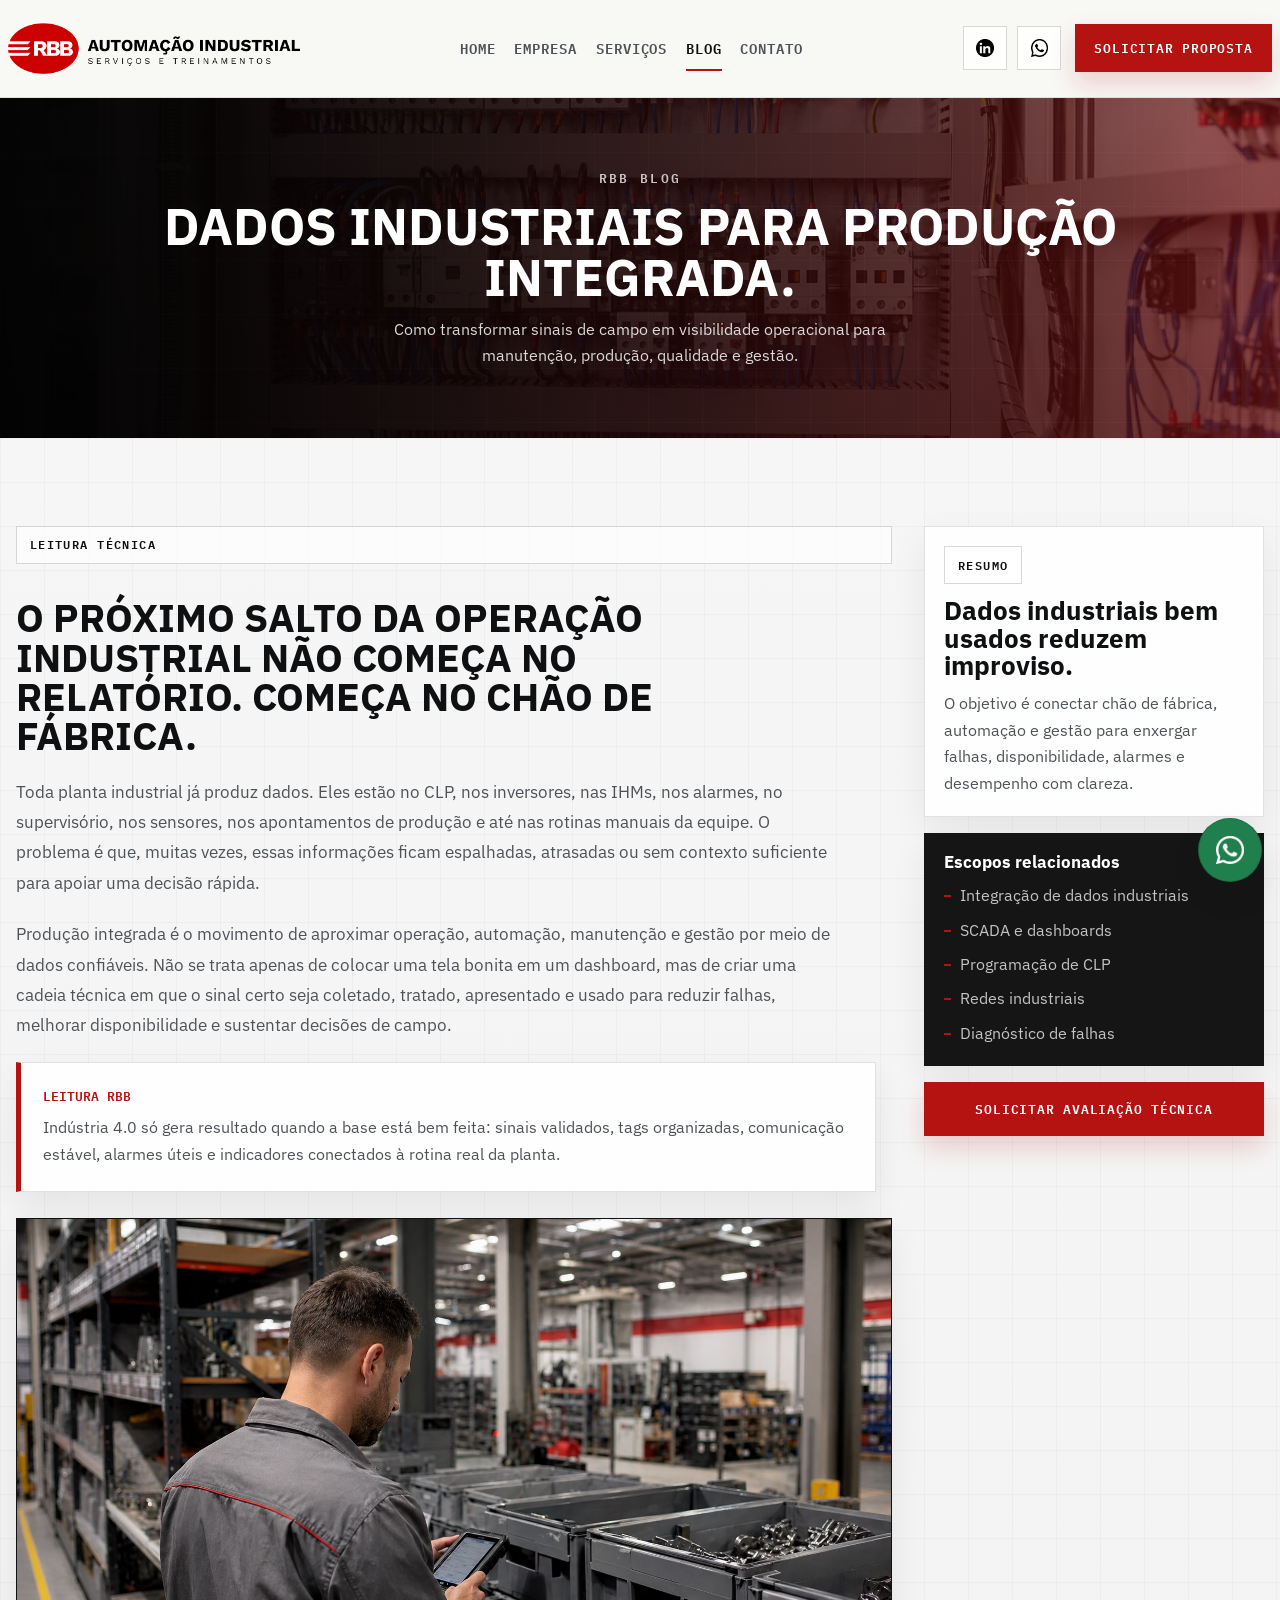
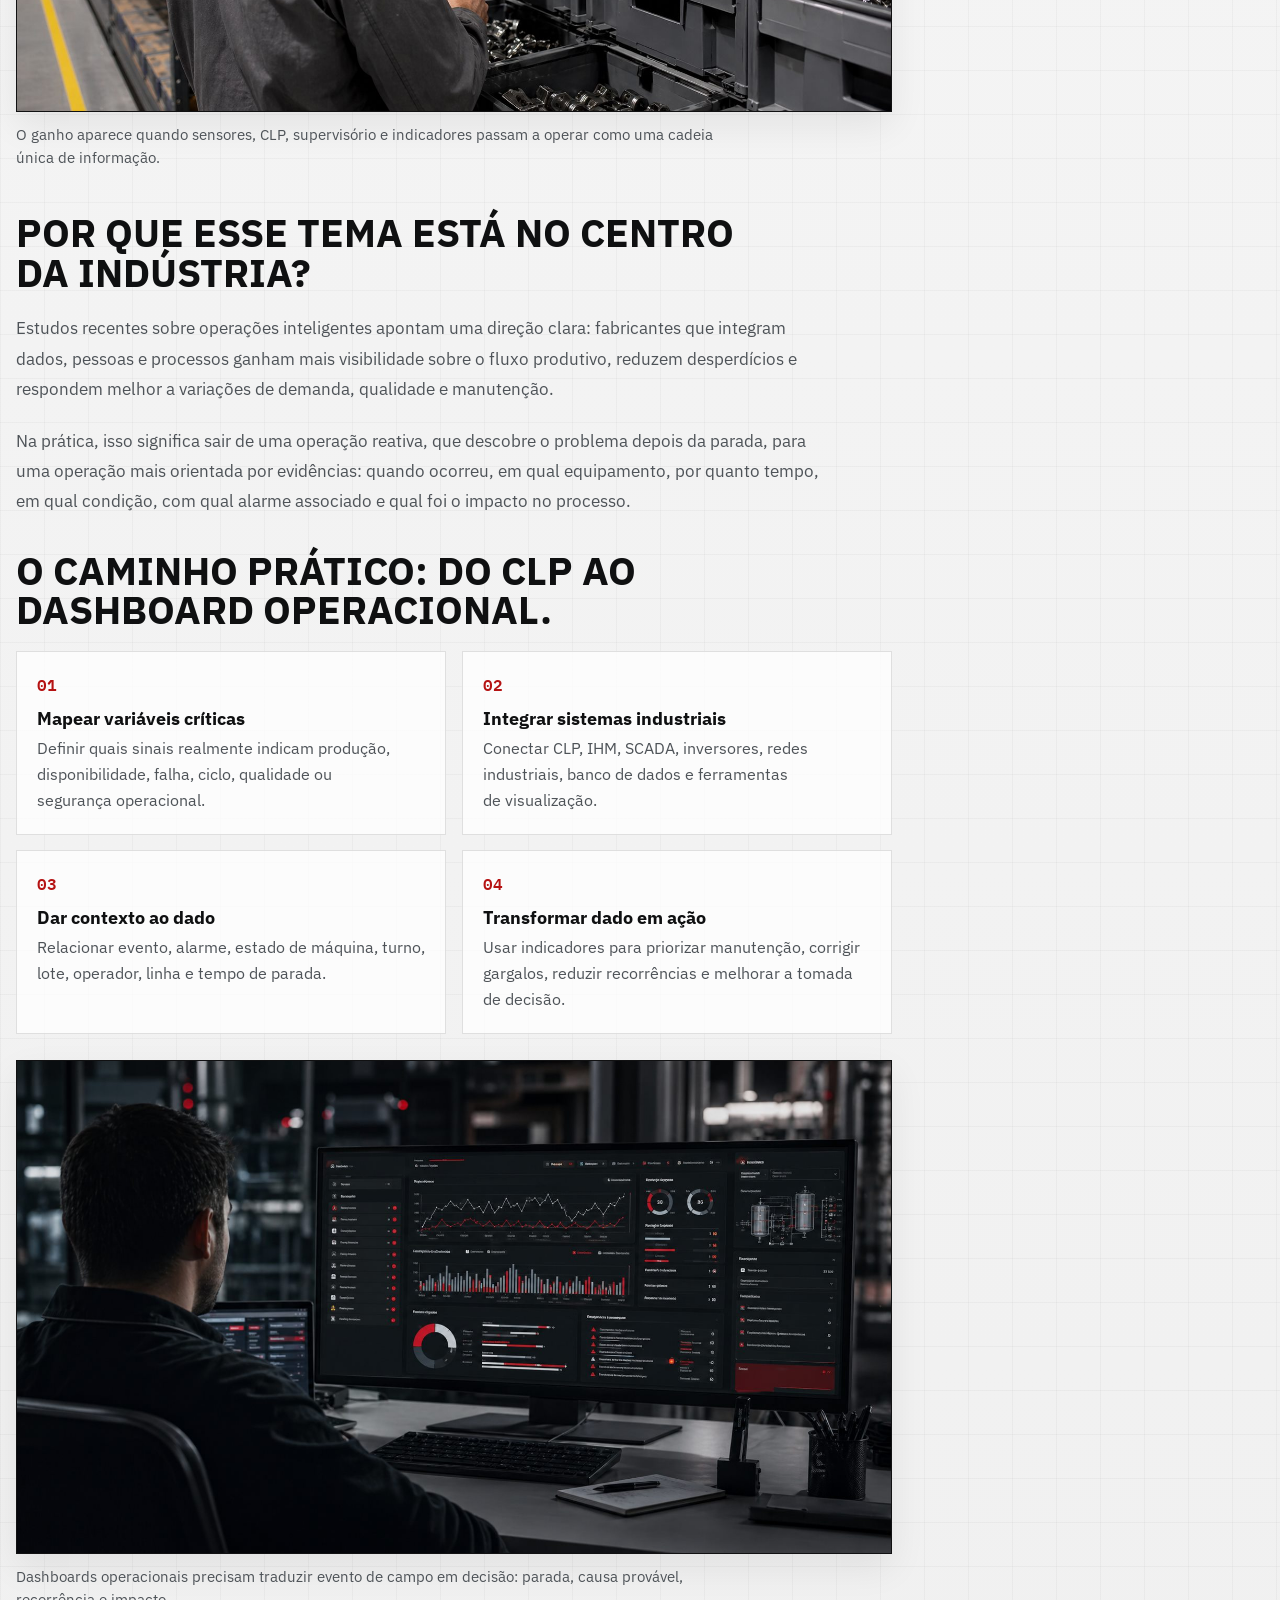
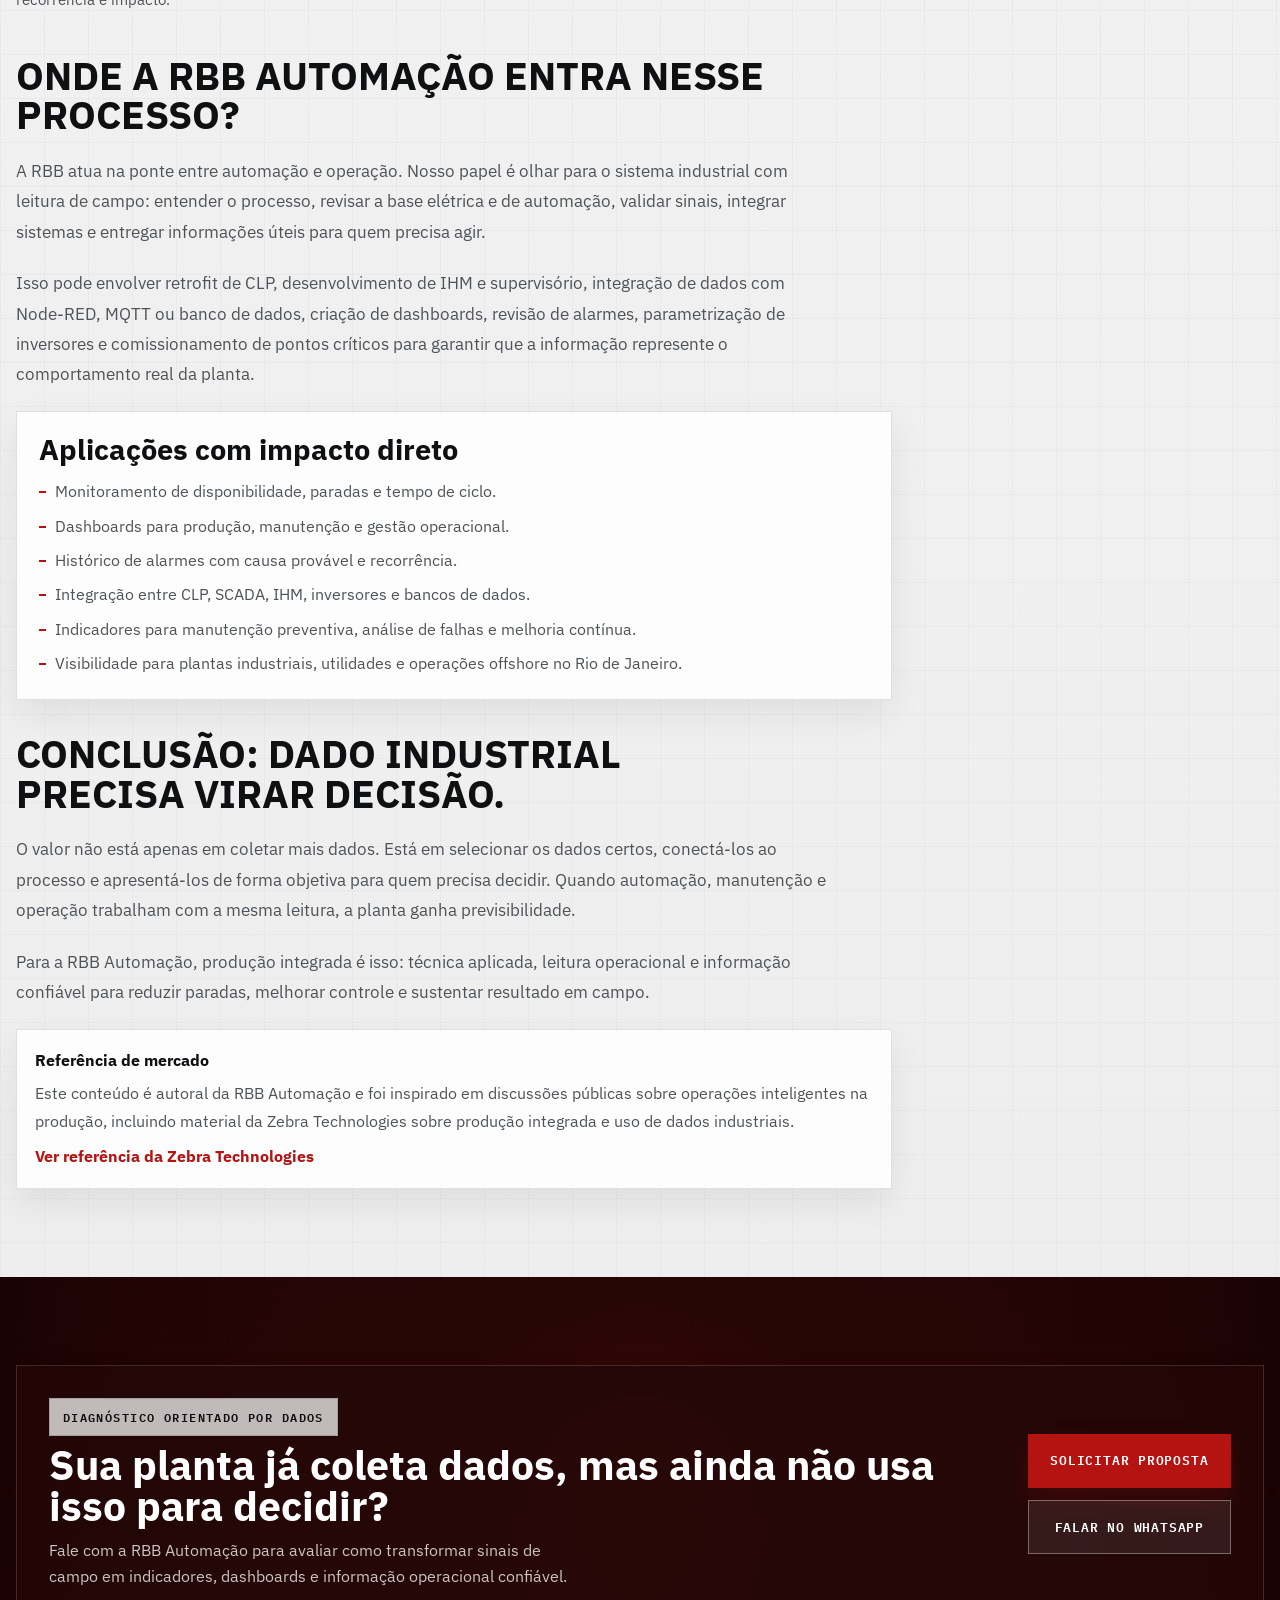
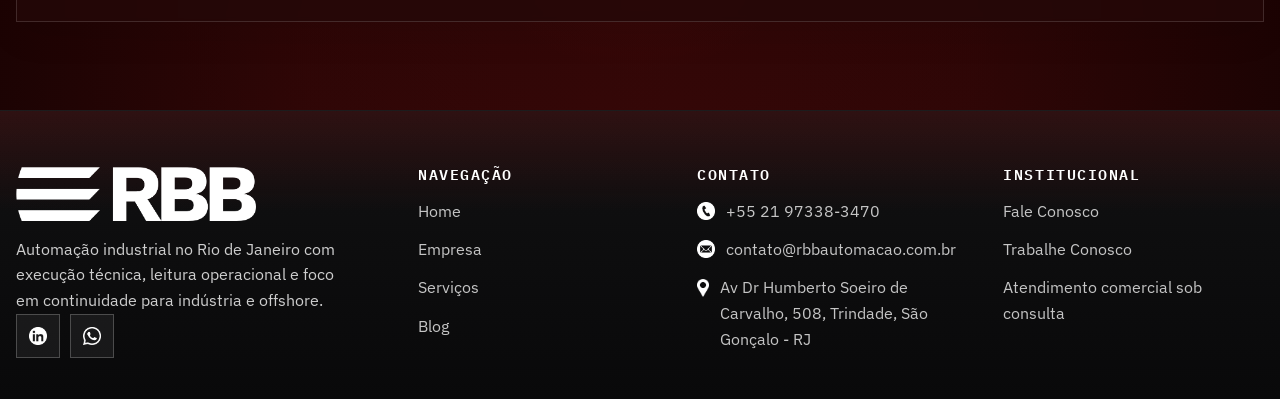
<file: blog-dados-industriais.html>
﻿<!doctype html>
<html lang="pt-BR">
  <head>
    <meta charset="UTF-8" />
    <meta name="viewport" content="width=device-width, initial-scale=1.0" />
    <meta
      name="description"
      content="Conteúdo técnico da RBB Automação sobre dados industriais, produção integrada, CLP, SCADA, dashboards e tomada de decisão para indústria e offshore no Rio de Janeiro."
    />
    <meta name="keywords" content="dados industriais, produção integrada, automação industrial rio de janeiro, SCADA, CLP, dashboard industrial, indústria 4.0, automação offshore" />
    <meta name="author" content="RBB Automação" />
    <meta name="theme-color" content="#b51212" />
    <meta name="robots" content="index, follow, max-snippet:160, max-image-preview:large" />
    <link rel="canonical" href="https://rbbautomacao.com.br/blog-dados-industriais.html" />
    <meta property="og:locale" content="pt_BR" />
    <meta property="og:type" content="article" />
    <meta property="og:title" content="Dados Industriais e Produção Integrada | RBB Automação" />
    <meta
      property="og:description"
      content="Como transformar sinais de campo em visibilidade operacional para manutenção, produção e gestão."
    />
    <meta property="og:url" content="https://rbbautomacao.com.br/blog-dados-industriais.html" />
    <meta property="og:image" content="https://rbbautomacao.com.br/assets/img/banners/banner-rbb.png" />
    <title>Dados Industriais e Produção Integrada | RBB Automação</title>
    <link rel="preconnect" href="https://fonts.googleapis.com" />
    <link rel="preconnect" href="https://fonts.gstatic.com" crossorigin />
    <link href="https://fonts.googleapis.com/css2?family=IBM+Plex+Sans:wght@400;500;600;700&family=IBM+Plex+Mono:wght@500;600&display=swap" rel="stylesheet" />
    <link rel="icon" type="image/png" href="assets/img/logo/logo-padrao.png" />
    <link rel="preload" as="image" href="assets/img/banners/banner-rbb.png" fetchpriority="high" />
    <link rel="stylesheet" href="assets/css/global.css" />
    <link rel="stylesheet" href="assets/css/components.css" />
    <link rel="stylesheet" href="assets/css/pages.css" />
    <link rel="stylesheet" href="assets/css/responsive.css" />
    <script type="application/ld+json">
    {
      "@context": "https://schema.org",
      "@type": "Article",
      "headline": "Dados Industriais e Produção Integrada",
      "description": "Como transformar sinais de campo em visibilidade operacional para manutenção, produção e gestão.",
      "image": "https://rbbautomacao.com.br/assets/img/banners/banner-rbb.png",
      "author": {"@type": "Organization", "name": "RBB Automação", "url": "https://rbbautomacao.com.br"},
      "publisher": {
        "@type": "Organization",
        "name": "RBB Automação",
        "logo": {"@type": "ImageObject", "url": "https://rbbautomacao.com.br/assets/img/logo/logo-topo.png"}
      },
      "datePublished": "2026-05-21",
      "dateModified": "2026-05-21",
      "url": "https://rbbautomacao.com.br/blog-dados-industriais.html"
    }
    </script>
  </head>
  <body class="page-internal">
    <a class="skip-link" href="#conteudo-principal">Ir para o conteúdo</a>
    <header class="site-header" id="topo">
      <div class="container header-inner">
        <div class="header-bar">
          <a class="brand" href="./index.html#home" aria-label="Página inicial da RBB Automação"><img src="assets/img/logo/logo-topo.png" alt="RBB Automação Industrial" /></a>
          <nav class="main-nav" id="menu-principal" aria-label="Menu principal">
            <a href="./index.html#home">Home</a>
            <a href="index.html#sobre">Empresa</a>
            <a href="index.html#servicos">Serviços</a>
            <a class="is-active" href="blog.html">Blog</a>
            <a href="fale-conosco.html">Contato</a>
          </nav>
          <div class="header-actions">
            <div class="header-social" aria-label="Redes sociais">
              <a href="https://www.linkedin.com/company/rbb-automa%C3%A7%C3%A3o/about/?viewAsMember=true" target="_blank" rel="noopener" aria-label="LinkedIn da RBB Automação"><img src="assets/img/social/linkedin-preto.png" alt="" /></a>
              <a href="https://wa.me/5521973383470" target="_blank" rel="noopener" aria-label="WhatsApp da RBB Automação"><img src="assets/img/social/whatsapp-preto.png" alt="" /></a>
            </div>
            <a class="btn btn-primary header-cta" href="fale-conosco.html">Solicitar proposta</a>
          </div>
          <button class="menu-toggle" type="button" aria-label="Abrir menu" aria-expanded="false" aria-controls="menu-principal"><span></span><span></span><span></span></button>
        </div>
      </div>
    </header>

    <main id="conteudo-principal">
      <section class="internal-hero">
        <div class="internal-hero__media"><img src="assets/img/banners/banner-rbb.png" alt="Tecnologia industrial" /></div>
        <div class="internal-hero__overlay"></div>
        <div class="container internal-hero__content reveal">
          <p class="section-index section-index--light">RBB BLOG</p>
          <h1>Dados industriais para produção integrada.</h1>
          <p>
            Como transformar sinais de campo em visibilidade operacional para manutenção, produção,
            qualidade e gestão.
          </p>
        </div>
      </section>

      <section class="article-section">
        <div class="container article-layout">
          <article class="blog-article reveal">
            <span class="eyebrow">Leitura técnica</span>
            <h2>O próximo salto da operação industrial não começa no relatório. Começa no chão de fábrica.</h2>
            <p>
              Toda planta industrial já produz dados. Eles estão no CLP, nos inversores, nas IHMs,
              nos alarmes, no supervisório, nos sensores, nos apontamentos de produção e até nas rotinas
              manuais da equipe. O problema é que, muitas vezes, essas informações ficam espalhadas,
              atrasadas ou sem contexto suficiente para apoiar uma decisão rápida.
            </p>
            <p>
              Produção integrada é o movimento de aproximar operação, automação, manutenção e gestão por
              meio de dados confiáveis. Não se trata apenas de colocar uma tela bonita em um dashboard, mas
              de criar uma cadeia técnica em que o sinal certo seja coletado, tratado, apresentado e usado
              para reduzir falhas, melhorar disponibilidade e sustentar decisões de campo.
            </p>

            <div class="article-highlight">
              <strong>Leitura RBB</strong>
              <p>
                Indústria 4.0 só gera resultado quando a base está bem feita: sinais validados,
                tags organizadas, comunicação estável, alarmes úteis e indicadores conectados à rotina real da planta.
              </p>
            </div>

            <figure class="article-figure">
              <img src="assets/img/content/blog-dados-industriais-realista.jpg" alt="Fluxo de dados industriais conectando sensores, CLP, supervisório e dashboard" loading="lazy" />
              <figcaption>O ganho aparece quando sensores, CLP, supervisório e indicadores passam a operar como uma cadeia única de informação.</figcaption>
            </figure>

            <h2>Por que esse tema está no centro da indústria?</h2>
            <p>
              Estudos recentes sobre operações inteligentes apontam uma direção clara: fabricantes que integram
              dados, pessoas e processos ganham mais visibilidade sobre o fluxo produtivo, reduzem desperdícios
              e respondem melhor a variações de demanda, qualidade e manutenção.
            </p>
            <p>
              Na prática, isso significa sair de uma operação reativa, que descobre o problema depois da parada,
              para uma operação mais orientada por evidências: quando ocorreu, em qual equipamento, por quanto
              tempo, em qual condição, com qual alarme associado e qual foi o impacto no processo.
            </p>

            <h2>O caminho prático: do CLP ao dashboard operacional.</h2>
            <div class="article-steps">
              <div>
                <span>01</span>
                <h3>Mapear variáveis críticas</h3>
                <p>Definir quais sinais realmente indicam produção, disponibilidade, falha, ciclo, qualidade ou segurança operacional.</p>
              </div>
              <div>
                <span>02</span>
                <h3>Integrar sistemas industriais</h3>
                <p>Conectar CLP, IHM, SCADA, inversores, redes industriais, banco de dados e ferramentas de visualização.</p>
              </div>
              <div>
                <span>03</span>
                <h3>Dar contexto ao dado</h3>
                <p>Relacionar evento, alarme, estado de máquina, turno, lote, operador, linha e tempo de parada.</p>
              </div>
              <div>
                <span>04</span>
                <h3>Transformar dado em ação</h3>
                <p>Usar indicadores para priorizar manutenção, corrigir gargalos, reduzir recorrências e melhorar a tomada de decisão.</p>
              </div>
            </div>

            <figure class="article-figure">
              <img src="assets/img/content/blog-dashboard-operacional-realista.jpg" alt="Dashboard operacional com indicadores industriais e gráficos de desempenho" loading="lazy" />
              <figcaption>Dashboards operacionais precisam traduzir evento de campo em decisão: parada, causa provável, recorrência e impacto.</figcaption>
            </figure>

            <h2>Onde a RBB Automação entra nesse processo?</h2>
            <p>
              A RBB atua na ponte entre automação e operação. Nosso papel é olhar para o sistema industrial
              com leitura de campo: entender o processo, revisar a base elétrica e de automação, validar sinais,
              integrar sistemas e entregar informações úteis para quem precisa agir.
            </p>
            <p>
              Isso pode envolver retrofit de CLP, desenvolvimento de IHM e supervisório, integração de dados
              com Node-RED, MQTT ou banco de dados, criação de dashboards, revisão de alarmes, parametrização
              de inversores e comissionamento de pontos críticos para garantir que a informação represente
              o comportamento real da planta.
            </p>

            <div class="article-checklist">
              <h2>Aplicações com impacto direto</h2>
              <ul>
                <li>Monitoramento de disponibilidade, paradas e tempo de ciclo.</li>
                <li>Dashboards para produção, manutenção e gestão operacional.</li>
                <li>Histórico de alarmes com causa provável e recorrência.</li>
                <li>Integração entre CLP, SCADA, IHM, inversores e bancos de dados.</li>
                <li>Indicadores para manutenção preventiva, análise de falhas e melhoria contínua.</li>
                <li>Visibilidade para plantas industriais, utilidades e operações offshore no Rio de Janeiro.</li>
              </ul>
            </div>

            <h2>Conclusão: dado industrial precisa virar decisão.</h2>
            <p>
              O valor não está apenas em coletar mais dados. Está em selecionar os dados certos, conectá-los
              ao processo e apresentá-los de forma objetiva para quem precisa decidir. Quando automação,
              manutenção e operação trabalham com a mesma leitura, a planta ganha previsibilidade.
            </p>
            <p>
              Para a RBB Automação, produção integrada é isso: técnica aplicada, leitura operacional e
              informação confiável para reduzir paradas, melhorar controle e sustentar resultado em campo.
            </p>

            <div class="article-source">
              <strong>Referência de mercado</strong>
              <p>
                Este conteúdo é autoral da RBB Automação e foi inspirado em discussões públicas sobre operações
                inteligentes na produção, incluindo material da Zebra Technologies sobre produção integrada
                e uso de dados industriais.
              </p>
              <a href="https://www.zebra.com/br/pt/cpn/manufacturing-intelligent-operations.html?tactic_type=BLG&tactic_detail=MF_blogenriqueherrera_blogenriqueherrera_LATAM_BR" target="_blank" rel="noopener">Ver referência da Zebra Technologies</a>
            </div>
          </article>

          <aside class="article-sidebar reveal" aria-label="Resumo do conteúdo">
            <div class="article-sidebar__block">
              <span class="eyebrow">Resumo</span>
              <h2>Dados industriais bem usados reduzem improviso.</h2>
              <p>
                O objetivo é conectar chão de fábrica, automação e gestão para enxergar falhas,
                disponibilidade, alarmes e desempenho com clareza.
              </p>
            </div>
            <div class="article-sidebar__block article-sidebar__block--dark">
              <h3>Escopos relacionados</h3>
              <ul>
                <li>Integração de dados industriais</li>
                <li>SCADA e dashboards</li>
                <li>Programação de CLP</li>
                <li>Redes industriais</li>
                <li>Diagnóstico de falhas</li>
              </ul>
            </div>
            <a class="btn btn-primary" href="fale-conosco.html">Solicitar avaliação técnica</a>
          </aside>
        </div>
      </section>

      <section class="cta-section">
        <div class="container">
          <div class="cta-panel project-cta-panel reveal">
            <div>
              <span class="eyebrow">Diagnóstico orientado por dados</span>
              <h2>Sua planta já coleta dados, mas ainda não usa isso para decidir?</h2>
              <p>
                Fale com a RBB Automação para avaliar como transformar sinais de campo em indicadores,
                dashboards e informação operacional confiável.
              </p>
            </div>
            <div class="cta-panel__actions">
              <a class="btn btn-primary" href="fale-conosco.html">Solicitar proposta</a>
              <a class="btn btn-secondary btn-secondary--light" href="https://wa.me/5521973383470" target="_blank" rel="noopener">Falar no WhatsApp</a>
            </div>
          </div>
        </div>
      </section>
    </main>

    <a class="whatsapp-float" href="https://wa.me/5521973383470" target="_blank" rel="noopener" aria-label="Abrir conversa no WhatsApp">
      <img src="assets/img/social/whatsapp-branco.png" alt="" />
    </a>
    <footer class="site-footer">
      <div class="container footer-grid">
        <div class="footer-brand-block">
          <img class="footer-logo" src="assets/img/logo/logo-footer-branco.png" alt="RBB Automação" />
          <p>Automação industrial no Rio de Janeiro com execução técnica, leitura operacional e foco em continuidade para indústria e offshore.</p>
          <div class="footer-social">
            <a href="https://www.linkedin.com/company/rbb-automa%C3%A7%C3%A3o/about/?viewAsMember=true" target="_blank" rel="noopener" aria-label="LinkedIn da RBB Automação"><img src="assets/img/social/linkedin-branco.png" alt="" /></a>
            <a href="https://wa.me/5521973383470" target="_blank" rel="noopener" aria-label="WhatsApp da RBB Automação"><img src="assets/img/social/whatsapp-branco.png" alt="" /></a>
          </div>
        </div>
        <div>
          <h3>Navegação</h3>
          <ul class="footer-list">
            <li><a href="./index.html#home">Home</a></li>
            <li><a href="index.html#sobre">Empresa</a></li>
            <li><a href="index.html#servicos">Serviços</a></li>
            <li><a href="blog.html">Blog</a></li>
          </ul>
        </div>
        <div>
          <h3>Contato</h3>
          <ul class="footer-list footer-contact">
            <li><img src="assets/img/icons/icone-contato.png" alt="" /><a href="tel:5521973383470">+55 21 97338-3470</a></li>
            <li><img src="assets/img/icons/icone-email.png" alt="" /><a href="mailto:contato@rbbautomacao.com.br">contato@rbbautomacao.com.br</a></li>
            <li><img src="assets/img/icons/icone-localizacao.png" alt="" /><span>Av Dr Humberto Soeiro de Carvalho, 508, Trindade, São Gonçalo - RJ</span></li>
          </ul>
        </div>
        <div>
          <h3>Institucional</h3>
          <ul class="footer-list">
            <li><a href="fale-conosco.html">Fale Conosco</a></li>
            <li><a href="trabalhe-aqui.html">Trabalhe Conosco</a></li>
            <li><span>Atendimento comercial sob consulta</span></li>
          </ul>
        </div>
      </div>
    </footer>
    <script src="assets/js/main.js"></script>
  </body>
</html>
</file>
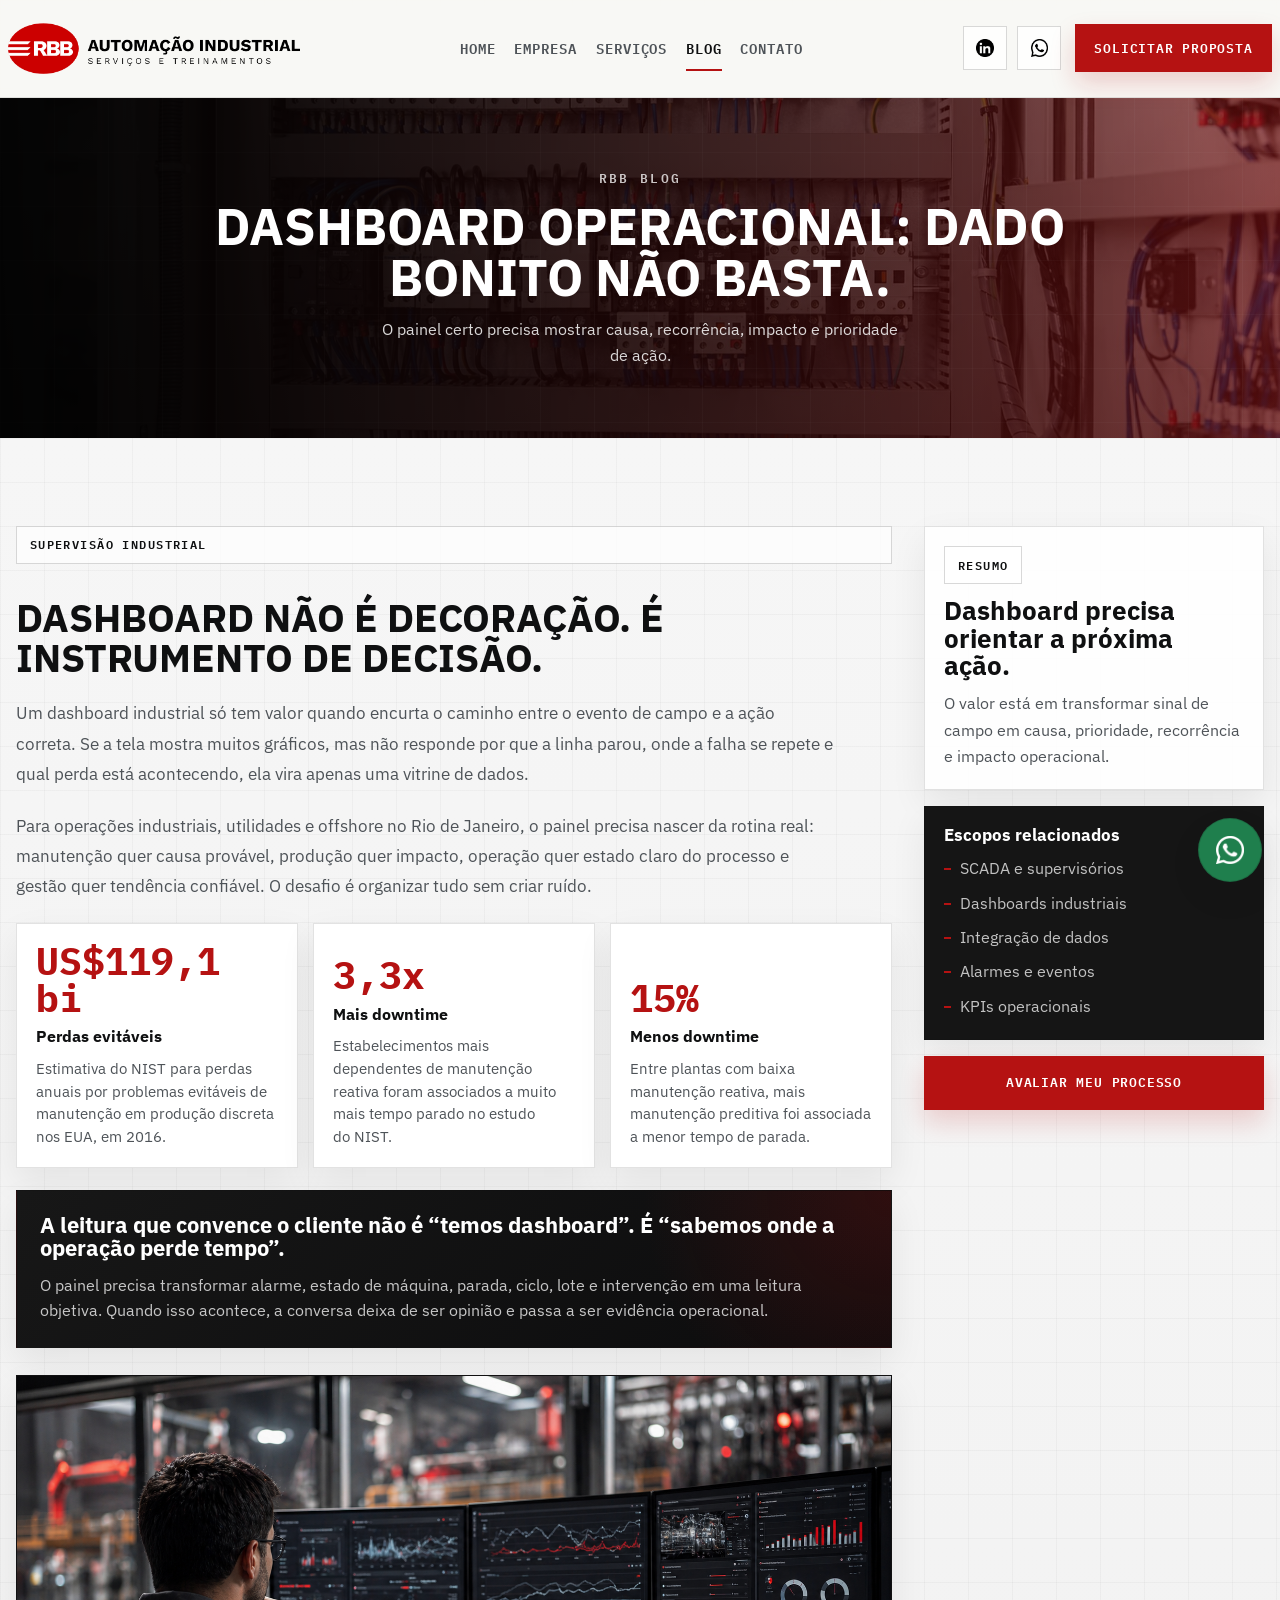
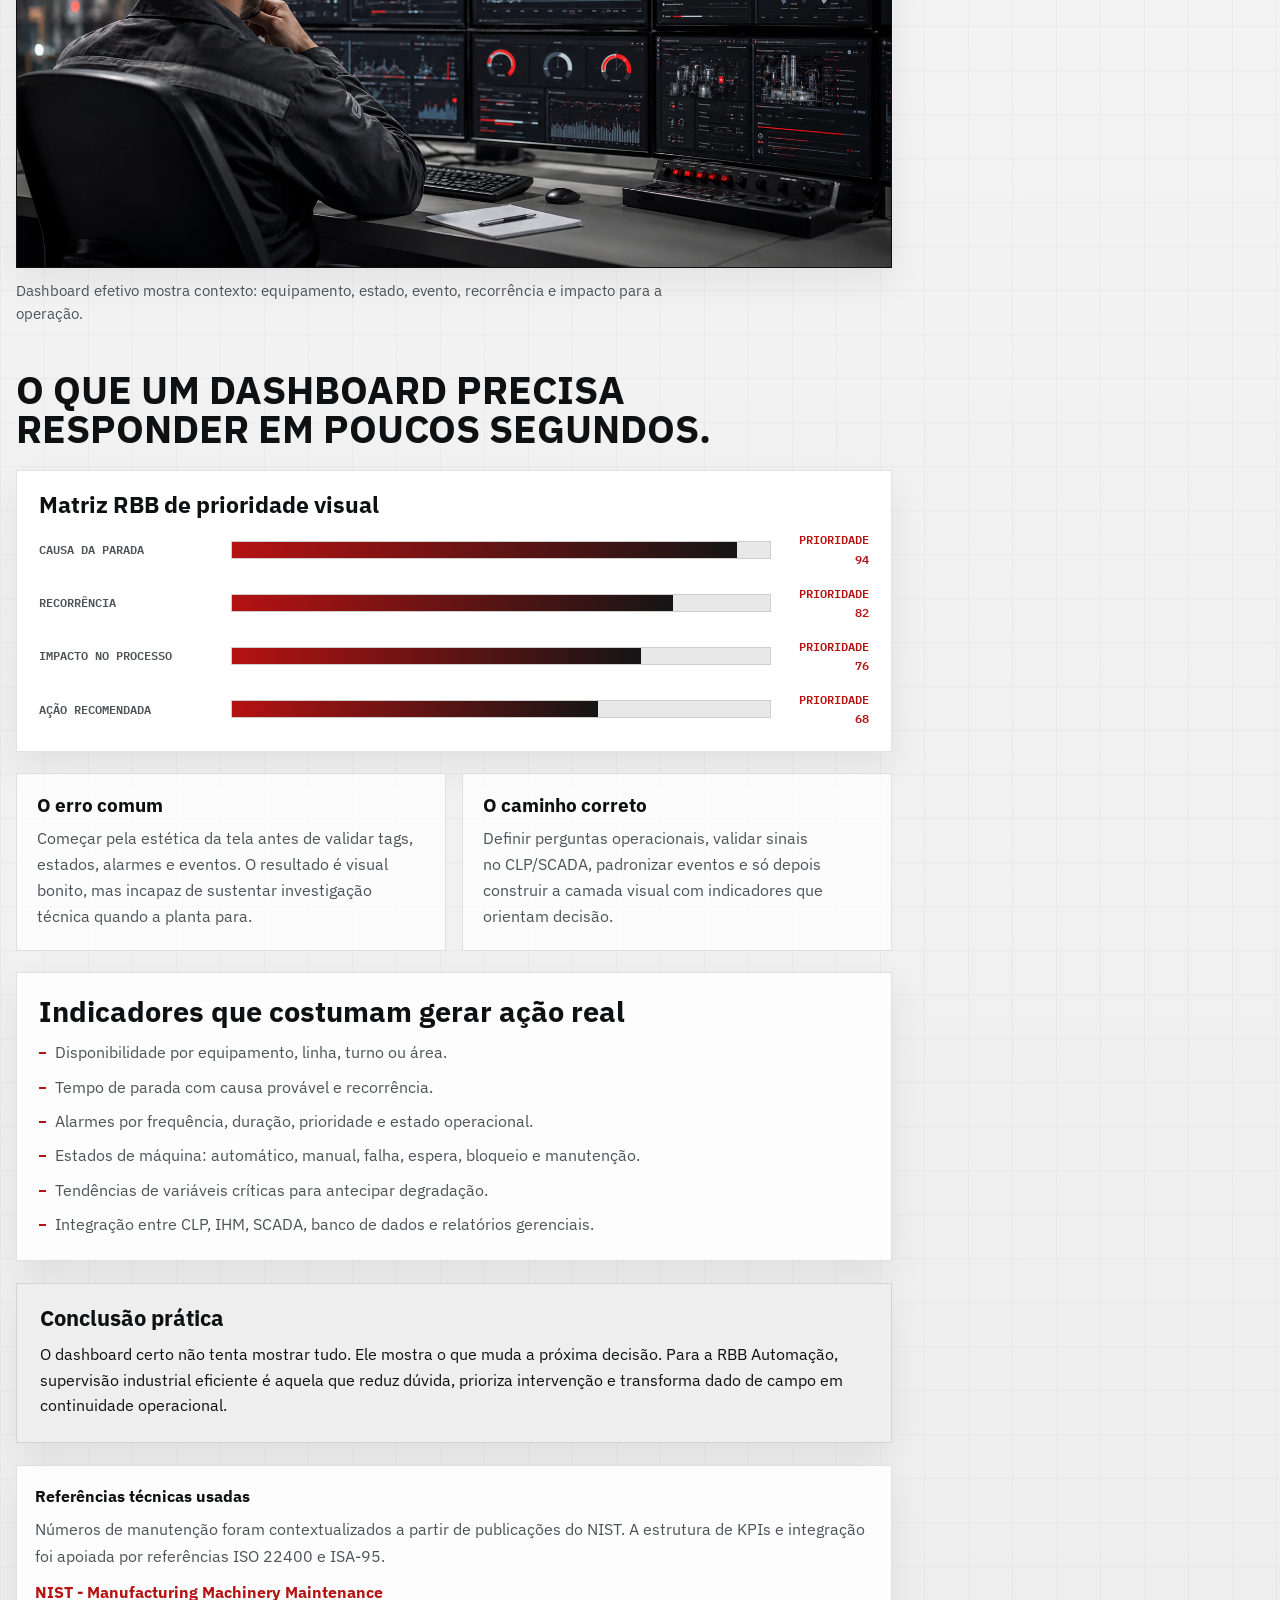
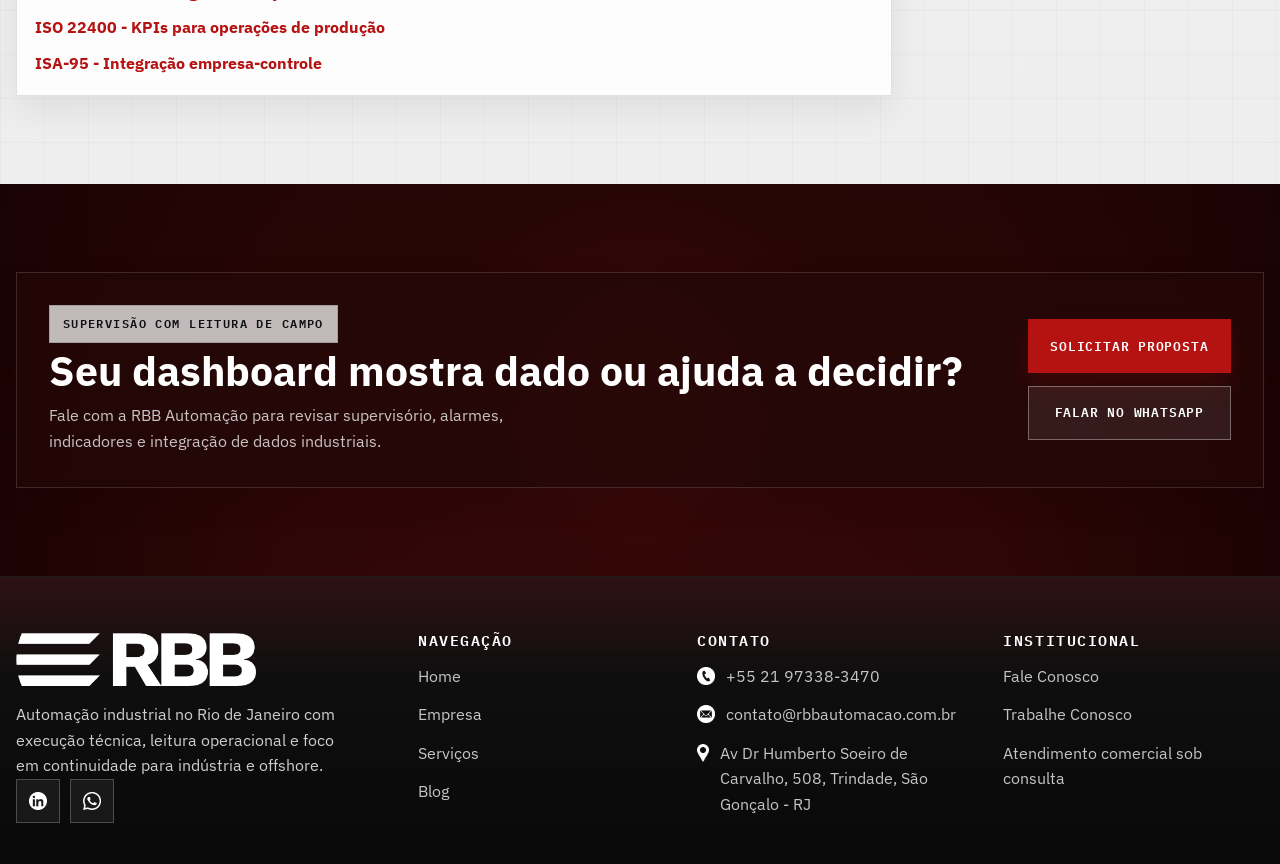
<file: blog-dashboard-operacional.html>
﻿<!doctype html>
<html lang="pt-BR">
  <head>
    <meta charset="UTF-8" />
    <meta name="viewport" content="width=device-width, initial-scale=1.0" />
    <meta
      name="description"
      content="Artigo da RBB Automação sobre dashboards operacionais, supervisão industrial, SCADA, KPIs e dados de campo para reduzir paradas e orientar decisões no Rio de Janeiro."
    />
    <meta name="keywords" content="dashboard operacional, supervisão industrial, SCADA, dados industriais, automação industrial RJ, manutenção industrial, KPI industrial" />
    <meta name="author" content="RBB Automação" />
    <meta name="theme-color" content="#b51212" />
    <meta name="robots" content="index, follow, max-snippet:160, max-image-preview:large" />
    <link rel="canonical" href="https://rbbautomacao.com.br/blog-dashboard-operacional.html" />
    <meta property="og:locale" content="pt_BR" />
    <meta property="og:type" content="article" />
    <meta property="og:title" content="Dashboard operacional: dado bonito não basta | RBB Automação" />
    <meta property="og:description" content="O painel certo precisa mostrar causa, recorrência, impacto e prioridade de ação." />
    <meta property="og:url" content="https://rbbautomacao.com.br/blog-dashboard-operacional.html" />
    <meta property="og:image" content="https://rbbautomacao.com.br/assets/img/content/blog-dashboard-operacional-cover.png" />
    <title>Dashboard operacional: dado bonito não basta | RBB Automação</title>
    <link rel="preconnect" href="https://fonts.googleapis.com" />
    <link rel="preconnect" href="https://fonts.gstatic.com" crossorigin />
    <link href="https://fonts.googleapis.com/css2?family=IBM+Plex+Sans:wght@400;500;600;700&family=IBM+Plex+Mono:wght@500;600&display=swap" rel="stylesheet" />
    <link rel="icon" type="image/png" href="assets/img/logo/logo-padrao.png" />
    <link rel="preload" as="image" href="assets/img/content/blog-dashboard-operacional-cover.png" fetchpriority="high" />
    <link rel="stylesheet" href="assets/css/global.css" />
    <link rel="stylesheet" href="assets/css/components.css" />
    <link rel="stylesheet" href="assets/css/pages.css" />
    <link rel="stylesheet" href="assets/css/responsive.css" />
    <script type="application/ld+json">
    {
      "@context": "https://schema.org",
      "@type": "Article",
      "headline": "Dashboard operacional: dado bonito não basta",
      "description": "O painel certo precisa mostrar causa, recorrência, impacto e prioridade de ação.",
      "image": "https://rbbautomacao.com.br/assets/img/content/blog-dashboard-operacional-cover.png",
      "author": {"@type": "Organization", "name": "RBB Automação", "url": "https://rbbautomacao.com.br"},
      "publisher": {
        "@type": "Organization",
        "name": "RBB Automação",
        "logo": {"@type": "ImageObject", "url": "https://rbbautomacao.com.br/assets/img/logo/logo-topo.png"}
      },
      "datePublished": "2026-05-21",
      "dateModified": "2026-05-21",
      "url": "https://rbbautomacao.com.br/blog-dashboard-operacional.html"
    }
    </script>
  </head>
  <body class="page-internal">
    <a class="skip-link" href="#conteudo-principal">Ir para o conteúdo</a>
    <header class="site-header" id="topo">
      <div class="container header-inner">
        <div class="header-bar">
          <a class="brand" href="./index.html#home" aria-label="Página inicial da RBB Automação"><img src="assets/img/logo/logo-topo.png" alt="RBB Automação Industrial" /></a>
          <nav class="main-nav" id="menu-principal" aria-label="Menu principal">
            <a href="./index.html#home">Home</a>
            <a href="index.html#sobre">Empresa</a>
            <a href="index.html#servicos">Serviços</a>
            <a class="is-active" href="blog.html">Blog</a>
            <a href="fale-conosco.html">Contato</a>
          </nav>
          <div class="header-actions">
            <div class="header-social" aria-label="Redes sociais">
              <a href="https://www.linkedin.com/company/rbb-automa%C3%A7%C3%A3o/about/?viewAsMember=true" target="_blank" rel="noopener" aria-label="LinkedIn da RBB Automação"><img src="assets/img/social/linkedin-preto.png" alt="" /></a>
              <a href="https://wa.me/5521973383470" target="_blank" rel="noopener" aria-label="WhatsApp da RBB Automação"><img src="assets/img/social/whatsapp-preto.png" alt="" /></a>
            </div>
            <a class="btn btn-primary header-cta" href="fale-conosco.html">Solicitar proposta</a>
          </div>
          <button class="menu-toggle" type="button" aria-label="Abrir menu" aria-expanded="false" aria-controls="menu-principal"><span></span><span></span><span></span></button>
        </div>
      </div>
    </header>

    <main id="conteudo-principal">
      <section class="internal-hero">
        <div class="internal-hero__media"><img src="assets/img/content/blog-dashboard-operacional-cover.png" alt="Sala de supervisão industrial com dashboards operacionais" /></div>
        <div class="internal-hero__overlay"></div>
        <div class="container internal-hero__content reveal">
          <p class="section-index section-index--light">RBB BLOG</p>
          <h1>Dashboard operacional: dado bonito não basta.</h1>
          <p>O painel certo precisa mostrar causa, recorrência, impacto e prioridade de ação.</p>
        </div>
      </section>

      <section class="article-section">
        <div class="container article-layout">
          <article class="blog-article reveal">
            <span class="eyebrow">Supervisão industrial</span>
            <h2>Dashboard não é decoração. É instrumento de decisão.</h2>
            <p>
              Um dashboard industrial só tem valor quando encurta o caminho entre o evento de campo e a ação correta.
              Se a tela mostra muitos gráficos, mas não responde por que a linha parou, onde a falha se repete e qual
              perda está acontecendo, ela vira apenas uma vitrine de dados.
            </p>
            <p>
              Para operações industriais, utilidades e offshore no Rio de Janeiro, o painel precisa nascer da rotina real:
              manutenção quer causa provável, produção quer impacto, operação quer estado claro do processo e gestão quer
              tendência confiável. O desafio é organizar tudo sem criar ruído.
            </p>

            <div class="article-metrics">
              <div class="article-metric">
                <strong>US$119,1 bi</strong>
                <span>Perdas evitáveis</span>
                <p>Estimativa do NIST para perdas anuais por problemas evitáveis de manutenção em produção discreta nos EUA, em 2016.</p>
              </div>
              <div class="article-metric">
                <strong>3,3x</strong>
                <span>Mais downtime</span>
                <p>Estabelecimentos mais dependentes de manutenção reativa foram associados a muito mais tempo parado no estudo do NIST.</p>
              </div>
              <div class="article-metric">
                <strong>15%</strong>
                <span>Menos downtime</span>
                <p>Entre plantas com baixa manutenção reativa, mais manutenção preditiva foi associada a menor tempo de parada.</p>
              </div>
            </div>

            <div class="article-band article-band--dark">
              <h3>A leitura que convence o cliente não é “temos dashboard”. É “sabemos onde a operação perde tempo”.</h3>
              <p>
                O painel precisa transformar alarme, estado de máquina, parada, ciclo, lote e intervenção em uma leitura
                objetiva. Quando isso acontece, a conversa deixa de ser opinião e passa a ser evidência operacional.
              </p>
            </div>

            <figure class="article-figure">
              <img src="assets/img/content/blog-dashboard-operacional-cover.png" alt="Dashboard operacional com indicadores industriais e tendências" loading="lazy" />
              <figcaption>Dashboard efetivo mostra contexto: equipamento, estado, evento, recorrência e impacto para a operação.</figcaption>
            </figure>

            <h2>O que um dashboard precisa responder em poucos segundos.</h2>
            <div class="article-chart" aria-label="Matriz RBB para prioridade de dashboard operacional">
              <h3>Matriz RBB de prioridade visual</h3>
              <div class="chart-row">
                <span>Causa da parada</span>
                <div class="chart-track"><div class="chart-bar" style="width: 94%"></div></div>
                <strong>Prioridade 94</strong>
              </div>
              <div class="chart-row">
                <span>Recorrência</span>
                <div class="chart-track"><div class="chart-bar" style="width: 82%"></div></div>
                <strong>Prioridade 82</strong>
              </div>
              <div class="chart-row">
                <span>Impacto no processo</span>
                <div class="chart-track"><div class="chart-bar" style="width: 76%"></div></div>
                <strong>Prioridade 76</strong>
              </div>
              <div class="chart-row">
                <span>Ação recomendada</span>
                <div class="chart-track"><div class="chart-bar" style="width: 68%"></div></div>
                <strong>Prioridade 68</strong>
              </div>
            </div>

            <div class="article-split">
              <article>
                <h3>O erro comum</h3>
                <p>
                  Começar pela estética da tela antes de validar tags, estados, alarmes e eventos. O resultado é visual bonito,
                  mas incapaz de sustentar investigação técnica quando a planta para.
                </p>
              </article>
              <article>
                <h3>O caminho correto</h3>
                <p>
                  Definir perguntas operacionais, validar sinais no CLP/SCADA, padronizar eventos e só depois construir a camada
                  visual com indicadores que orientam decisão.
                </p>
              </article>
            </div>

            <div class="article-checklist">
              <h2>Indicadores que costumam gerar ação real</h2>
              <ul>
                <li>Disponibilidade por equipamento, linha, turno ou área.</li>
                <li>Tempo de parada com causa provável e recorrência.</li>
                <li>Alarmes por frequência, duração, prioridade e estado operacional.</li>
                <li>Estados de máquina: automático, manual, falha, espera, bloqueio e manutenção.</li>
                <li>Tendências de variáveis críticas para antecipar degradação.</li>
                <li>Integração entre CLP, IHM, SCADA, banco de dados e relatórios gerenciais.</li>
              </ul>
            </div>

            <div class="article-band article-band--muted">
              <h3>Conclusão prática</h3>
              <p>
                O dashboard certo não tenta mostrar tudo. Ele mostra o que muda a próxima decisão. Para a RBB Automação,
                supervisão industrial eficiente é aquela que reduz dúvida, prioriza intervenção e transforma dado de campo
                em continuidade operacional.
              </p>
            </div>

            <div class="article-source">
              <strong>Referências técnicas usadas</strong>
              <p>
                Números de manutenção foram contextualizados a partir de publicações do NIST. A estrutura de KPIs e integração
                foi apoiada por referências ISO 22400 e ISA-95.
              </p>
              <a href="https://www.nist.gov/node/1606316" target="_blank" rel="noopener">NIST - Manufacturing Machinery Maintenance</a>
              <a href="https://www.iso.org/standard/56847.html" target="_blank" rel="noopener">ISO 22400 - KPIs para operações de produção</a>
              <a href="https://www.isa.org/standards-and-publications/isa-standards/isa-standards-committees/isa95" target="_blank" rel="noopener">ISA-95 - Integração empresa-controle</a>
            </div>
          </article>

          <aside class="article-sidebar reveal" aria-label="Resumo do conteúdo">
            <div class="article-sidebar__block">
              <span class="eyebrow">Resumo</span>
              <h2>Dashboard precisa orientar a próxima ação.</h2>
              <p>O valor está em transformar sinal de campo em causa, prioridade, recorrência e impacto operacional.</p>
            </div>
            <div class="article-sidebar__block article-sidebar__block--dark">
              <h3>Escopos relacionados</h3>
              <ul>
                <li>SCADA e supervisórios</li>
                <li>Dashboards industriais</li>
                <li>Integração de dados</li>
                <li>Alarmes e eventos</li>
                <li>KPIs operacionais</li>
              </ul>
            </div>
            <a class="btn btn-primary" href="fale-conosco.html">Avaliar meu processo</a>
          </aside>
        </div>
      </section>

      <section class="cta-section">
        <div class="container">
          <div class="cta-panel project-cta-panel reveal">
            <div>
              <span class="eyebrow">Supervisão com leitura de campo</span>
              <h2>Seu dashboard mostra dado ou ajuda a decidir?</h2>
              <p>Fale com a RBB Automação para revisar supervisório, alarmes, indicadores e integração de dados industriais.</p>
            </div>
            <div class="cta-panel__actions">
              <a class="btn btn-primary" href="fale-conosco.html">Solicitar proposta</a>
              <a class="btn btn-secondary btn-secondary--light" href="https://wa.me/5521973383470" target="_blank" rel="noopener">Falar no WhatsApp</a>
            </div>
          </div>
        </div>
      </section>
    </main>

    <a class="whatsapp-float" href="https://wa.me/5521973383470" target="_blank" rel="noopener" aria-label="Abrir conversa no WhatsApp">
      <img src="assets/img/social/whatsapp-branco.png" alt="" />
    </a>
    <footer class="site-footer">
      <div class="container footer-grid">
        <div class="footer-brand-block">
          <img class="footer-logo" src="assets/img/logo/logo-footer-branco.png" alt="RBB Automação" />
          <p>Automação industrial no Rio de Janeiro com execução técnica, leitura operacional e foco em continuidade para indústria e offshore.</p>
          <div class="footer-social">
            <a href="https://www.linkedin.com/company/rbb-automa%C3%A7%C3%A3o/about/?viewAsMember=true" target="_blank" rel="noopener" aria-label="LinkedIn da RBB Automação"><img src="assets/img/social/linkedin-branco.png" alt="" /></a>
            <a href="https://wa.me/5521973383470" target="_blank" rel="noopener" aria-label="WhatsApp da RBB Automação"><img src="assets/img/social/whatsapp-branco.png" alt="" /></a>
          </div>
        </div>
        <div>
          <h3>Navegação</h3>
          <ul class="footer-list">
            <li><a href="./index.html#home">Home</a></li>
            <li><a href="index.html#sobre">Empresa</a></li>
            <li><a href="index.html#servicos">Serviços</a></li>
            <li><a href="blog.html">Blog</a></li>
          </ul>
        </div>
        <div>
          <h3>Contato</h3>
          <ul class="footer-list footer-contact">
            <li><img src="assets/img/icons/icone-contato.png" alt="" /><a href="tel:5521973383470">+55 21 97338-3470</a></li>
            <li><img src="assets/img/icons/icone-email.png" alt="" /><a href="mailto:contato@rbbautomacao.com.br">contato@rbbautomacao.com.br</a></li>
            <li><img src="assets/img/icons/icone-localizacao.png" alt="" /><span>Av Dr Humberto Soeiro de Carvalho, 508, Trindade, São Gonçalo - RJ</span></li>
          </ul>
        </div>
        <div>
          <h3>Institucional</h3>
          <ul class="footer-list">
            <li><a href="fale-conosco.html">Fale Conosco</a></li>
            <li><a href="trabalhe-aqui.html">Trabalhe Conosco</a></li>
            <li><span>Atendimento comercial sob consulta</span></li>
          </ul>
        </div>
      </div>
    </footer>
    <script src="assets/js/main.js"></script>
  </body>
</html>
</file>
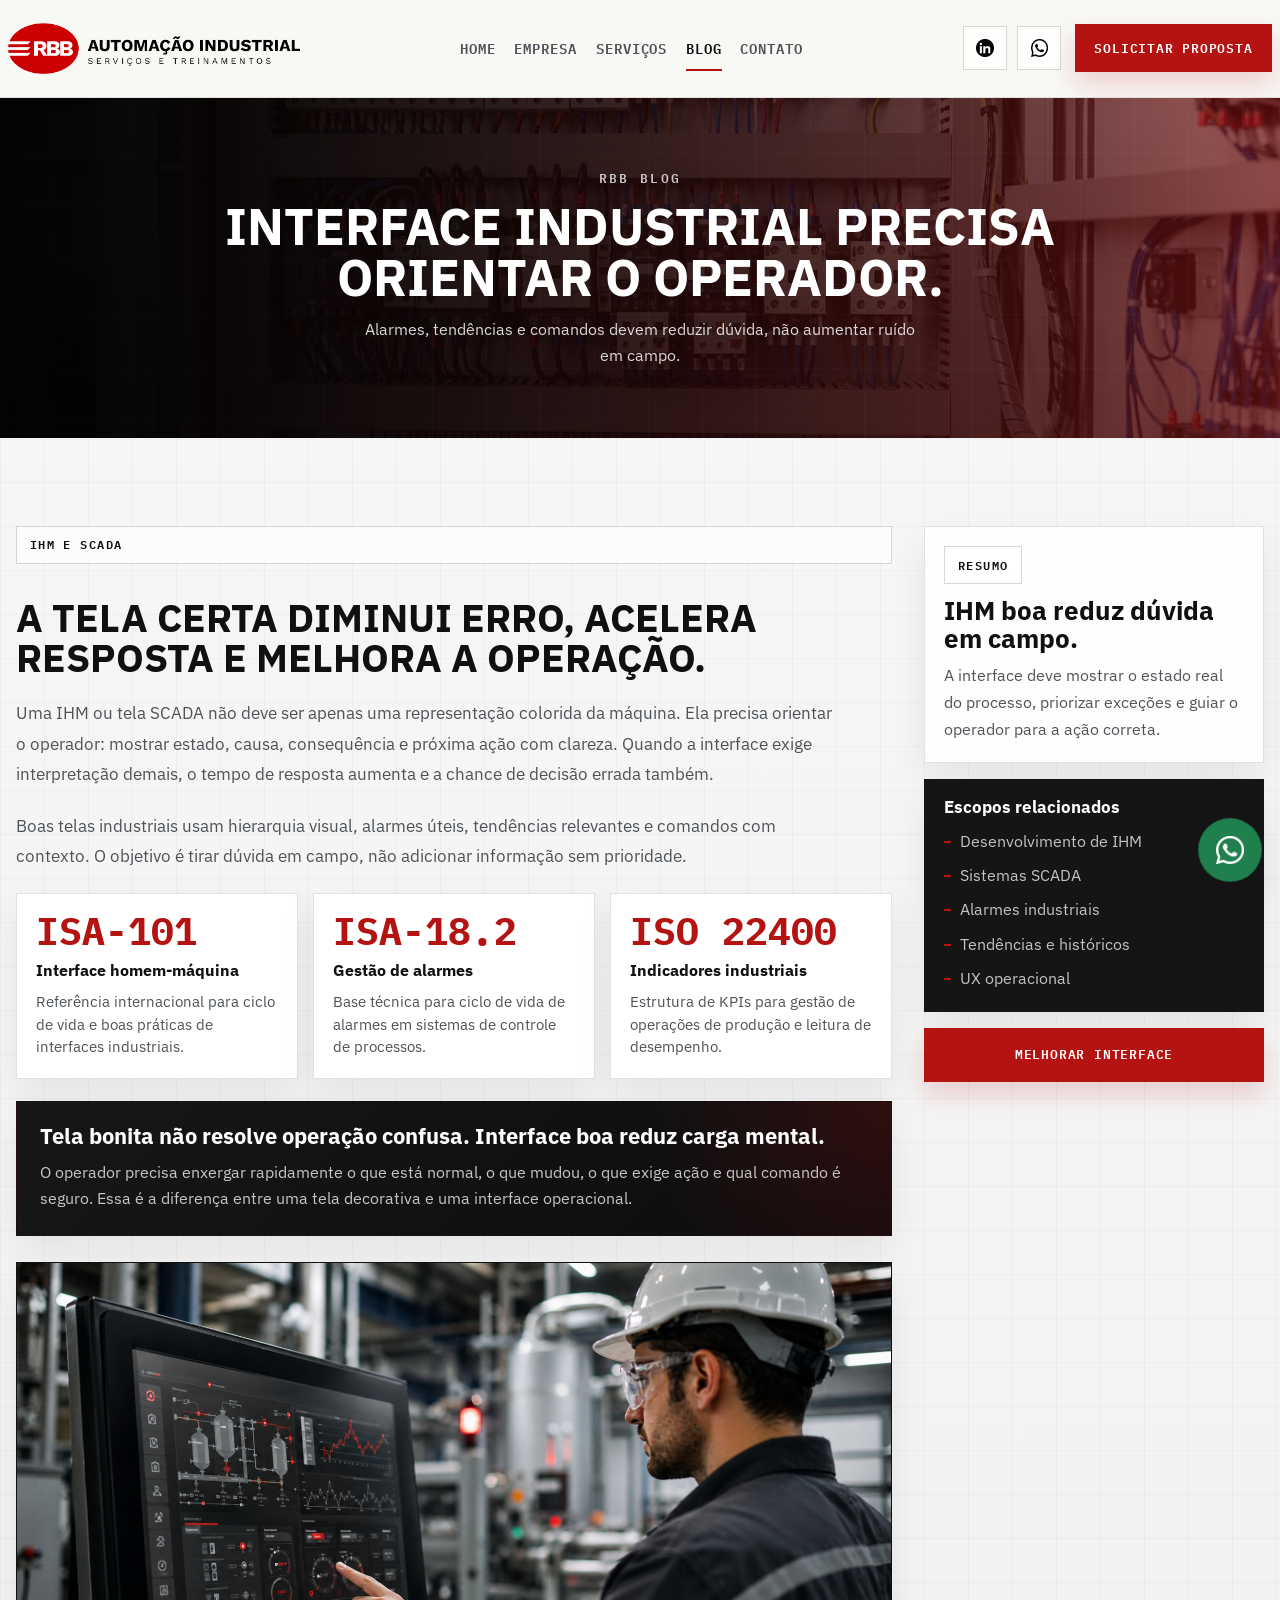
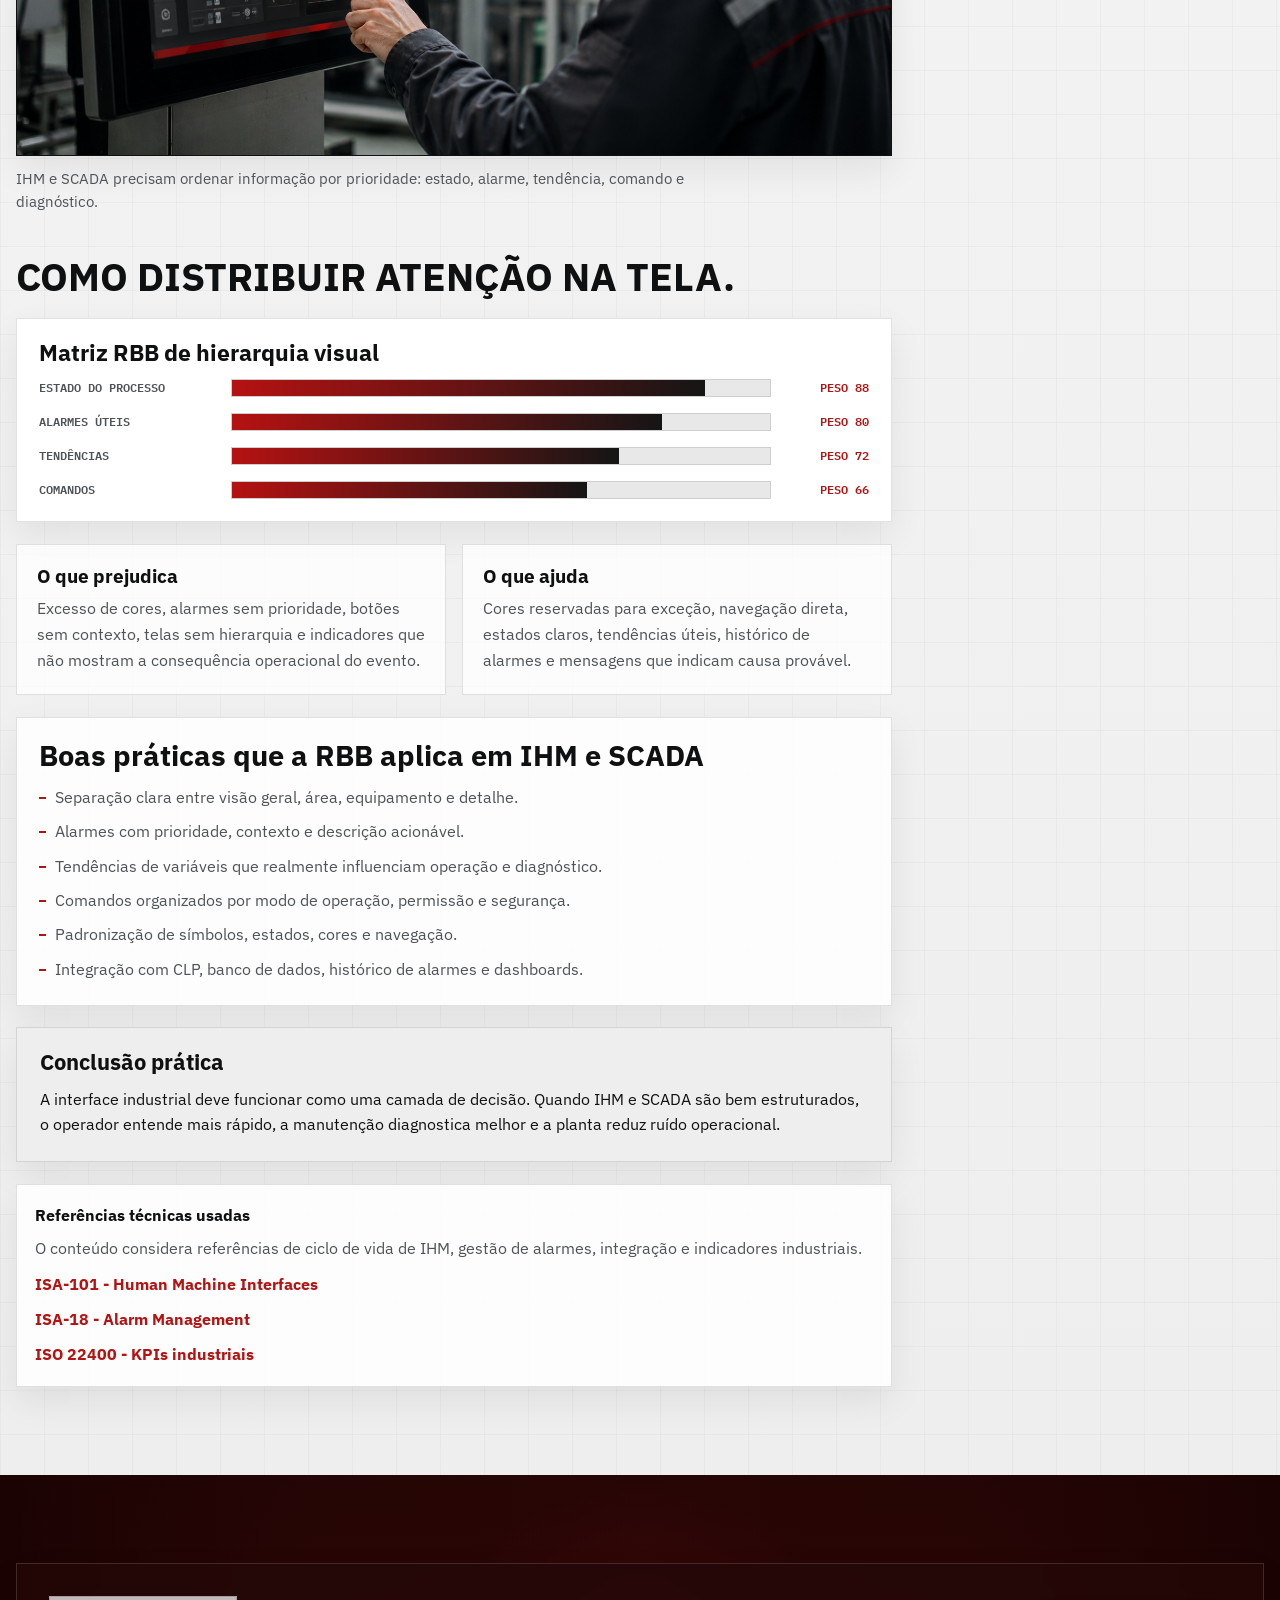
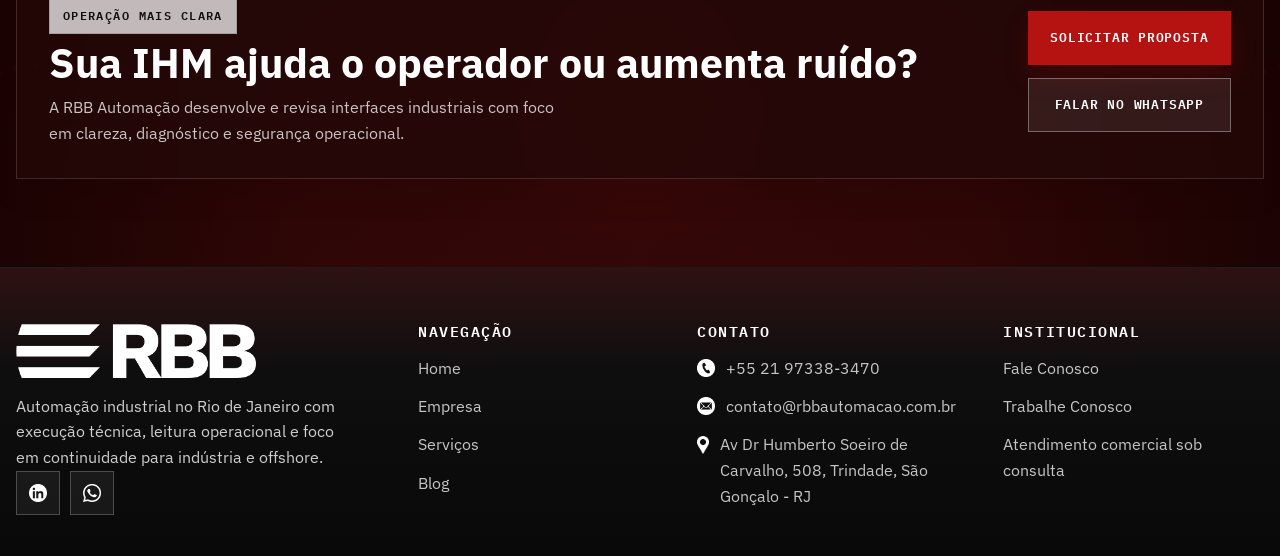
<file: blog-ihm-scada.html>
﻿<!doctype html>
<html lang="pt-BR">
  <head>
    <meta charset="UTF-8" />
    <meta name="viewport" content="width=device-width, initial-scale=1.0" />
    <meta
      name="description"
      content="Artigo da RBB Automação sobre IHM, SCADA, alarmes, supervisão industrial e interfaces que orientam operadores em processos industriais."
    />
    <meta name="keywords" content="IHM industrial, SCADA, supervisório industrial, alarmes industriais, ISA 101, ISA 18.2, automação industrial Rio de Janeiro" />
    <meta name="author" content="RBB Automação" />
    <meta name="theme-color" content="#b51212" />
    <meta name="robots" content="index, follow, max-snippet:160, max-image-preview:large" />
    <link rel="canonical" href="https://rbbautomacao.com.br/blog-ihm-scada.html" />
    <meta property="og:locale" content="pt_BR" />
    <meta property="og:type" content="article" />
    <meta property="og:title" content="Interface industrial precisa orientar o operador | RBB Automação" />
    <meta property="og:description" content="Alarmes, tendências e comandos devem reduzir dúvida, não aumentar ruído em campo." />
    <meta property="og:url" content="https://rbbautomacao.com.br/blog-ihm-scada.html" />
    <meta property="og:image" content="https://rbbautomacao.com.br/assets/img/content/blog-ihm-scada-cover.png" />
    <title>Interface industrial precisa orientar o operador | RBB Automação</title>
    <link rel="preconnect" href="https://fonts.googleapis.com" />
    <link rel="preconnect" href="https://fonts.gstatic.com" crossorigin />
    <link href="https://fonts.googleapis.com/css2?family=IBM+Plex+Sans:wght@400;500;600;700&family=IBM+Plex+Mono:wght@500;600&display=swap" rel="stylesheet" />
    <link rel="icon" type="image/png" href="assets/img/logo/logo-padrao.png" />
    <link rel="preload" as="image" href="assets/img/content/blog-ihm-scada-cover.png" fetchpriority="high" />
    <link rel="stylesheet" href="assets/css/global.css" />
    <link rel="stylesheet" href="assets/css/components.css" />
    <link rel="stylesheet" href="assets/css/pages.css" />
    <link rel="stylesheet" href="assets/css/responsive.css" />
    <script type="application/ld+json">
    {
      "@context": "https://schema.org",
      "@type": "Article",
      "headline": "Interface industrial precisa orientar o operador",
      "description": "Alarmes, tendências e comandos devem reduzir dúvida, não aumentar ruído em campo.",
      "image": "https://rbbautomacao.com.br/assets/img/content/blog-ihm-scada-cover.png",
      "author": {"@type": "Organization", "name": "RBB Automação", "url": "https://rbbautomacao.com.br"},
      "publisher": {
        "@type": "Organization",
        "name": "RBB Automação",
        "logo": {"@type": "ImageObject", "url": "https://rbbautomacao.com.br/assets/img/logo/logo-topo.png"}
      },
      "datePublished": "2026-05-21",
      "dateModified": "2026-05-21",
      "url": "https://rbbautomacao.com.br/blog-ihm-scada.html"
    }
    </script>
  </head>
  <body class="page-internal">
    <a class="skip-link" href="#conteudo-principal">Ir para o conteúdo</a>
    <header class="site-header" id="topo">
      <div class="container header-inner">
        <div class="header-bar">
          <a class="brand" href="./index.html#home" aria-label="Página inicial da RBB Automação"><img src="assets/img/logo/logo-topo.png" alt="RBB Automação Industrial" /></a>
          <nav class="main-nav" id="menu-principal" aria-label="Menu principal">
            <a href="./index.html#home">Home</a>
            <a href="index.html#sobre">Empresa</a>
            <a href="index.html#servicos">Serviços</a>
            <a class="is-active" href="blog.html">Blog</a>
            <a href="fale-conosco.html">Contato</a>
          </nav>
          <div class="header-actions">
            <div class="header-social" aria-label="Redes sociais">
              <a href="https://www.linkedin.com/company/rbb-automa%C3%A7%C3%A3o/about/?viewAsMember=true" target="_blank" rel="noopener" aria-label="LinkedIn da RBB Automação"><img src="assets/img/social/linkedin-preto.png" alt="" /></a>
              <a href="https://wa.me/5521973383470" target="_blank" rel="noopener" aria-label="WhatsApp da RBB Automação"><img src="assets/img/social/whatsapp-preto.png" alt="" /></a>
            </div>
            <a class="btn btn-primary header-cta" href="fale-conosco.html">Solicitar proposta</a>
          </div>
          <button class="menu-toggle" type="button" aria-label="Abrir menu" aria-expanded="false" aria-controls="menu-principal"><span></span><span></span><span></span></button>
        </div>
      </div>
    </header>

    <main id="conteudo-principal">
      <section class="internal-hero">
        <div class="internal-hero__media"><img src="assets/img/content/blog-ihm-scada-cover.png" alt="Operador utilizando IHM industrial em processo automatizado" /></div>
        <div class="internal-hero__overlay"></div>
        <div class="container internal-hero__content reveal">
          <p class="section-index section-index--light">RBB BLOG</p>
          <h1>Interface industrial precisa orientar o operador.</h1>
          <p>Alarmes, tendências e comandos devem reduzir dúvida, não aumentar ruído em campo.</p>
        </div>
      </section>

      <section class="article-section">
        <div class="container article-layout">
          <article class="blog-article reveal">
            <span class="eyebrow">IHM e SCADA</span>
            <h2>A tela certa diminui erro, acelera resposta e melhora a operação.</h2>
            <p>
              Uma IHM ou tela SCADA não deve ser apenas uma representação colorida da máquina. Ela precisa orientar o operador:
              mostrar estado, causa, consequência e próxima ação com clareza. Quando a interface exige interpretação demais,
              o tempo de resposta aumenta e a chance de decisão errada também.
            </p>
            <p>
              Boas telas industriais usam hierarquia visual, alarmes úteis, tendências relevantes e comandos com contexto. O
              objetivo é tirar dúvida em campo, não adicionar informação sem prioridade.
            </p>

            <div class="article-metrics">
              <div class="article-metric">
                <strong>ISA-101</strong>
                <span>Interface homem-máquina</span>
                <p>Referência internacional para ciclo de vida e boas práticas de interfaces industriais.</p>
              </div>
              <div class="article-metric">
                <strong>ISA-18.2</strong>
                <span>Gestão de alarmes</span>
                <p>Base técnica para ciclo de vida de alarmes em sistemas de controle de processos.</p>
              </div>
              <div class="article-metric">
                <strong>ISO 22400</strong>
                <span>Indicadores industriais</span>
                <p>Estrutura de KPIs para gestão de operações de produção e leitura de desempenho.</p>
              </div>
            </div>

            <div class="article-band article-band--dark">
              <h3>Tela bonita não resolve operação confusa. Interface boa reduz carga mental.</h3>
              <p>
                O operador precisa enxergar rapidamente o que está normal, o que mudou, o que exige ação e qual comando é seguro.
                Essa é a diferença entre uma tela decorativa e uma interface operacional.
              </p>
            </div>

            <figure class="article-figure">
              <img src="assets/img/content/blog-ihm-scada-cover.png" alt="Operador interagindo com tela IHM industrial em planta automatizada" loading="lazy" />
              <figcaption>IHM e SCADA precisam ordenar informação por prioridade: estado, alarme, tendência, comando e diagnóstico.</figcaption>
            </figure>

            <h2>Como distribuir atenção na tela.</h2>
            <div class="article-chart" aria-label="Matriz RBB de hierarquia para interfaces industriais">
              <h3>Matriz RBB de hierarquia visual</h3>
              <div class="chart-row">
                <span>Estado do processo</span>
                <div class="chart-track"><div class="chart-bar" style="width: 88%"></div></div>
                <strong>Peso 88</strong>
              </div>
              <div class="chart-row">
                <span>Alarmes úteis</span>
                <div class="chart-track"><div class="chart-bar" style="width: 80%"></div></div>
                <strong>Peso 80</strong>
              </div>
              <div class="chart-row">
                <span>Tendências</span>
                <div class="chart-track"><div class="chart-bar" style="width: 72%"></div></div>
                <strong>Peso 72</strong>
              </div>
              <div class="chart-row">
                <span>Comandos</span>
                <div class="chart-track"><div class="chart-bar" style="width: 66%"></div></div>
                <strong>Peso 66</strong>
              </div>
            </div>

            <div class="article-split">
              <article>
                <h3>O que prejudica</h3>
                <p>
                  Excesso de cores, alarmes sem prioridade, botões sem contexto, telas sem hierarquia e indicadores que não
                  mostram a consequência operacional do evento.
                </p>
              </article>
              <article>
                <h3>O que ajuda</h3>
                <p>
                  Cores reservadas para exceção, navegação direta, estados claros, tendências úteis, histórico de alarmes e
                  mensagens que indicam causa provável.
                </p>
              </article>
            </div>

            <div class="article-checklist">
              <h2>Boas práticas que a RBB aplica em IHM e SCADA</h2>
              <ul>
                <li>Separação clara entre visão geral, área, equipamento e detalhe.</li>
                <li>Alarmes com prioridade, contexto e descrição acionável.</li>
                <li>Tendências de variáveis que realmente influenciam operação e diagnóstico.</li>
                <li>Comandos organizados por modo de operação, permissão e segurança.</li>
                <li>Padronização de símbolos, estados, cores e navegação.</li>
                <li>Integração com CLP, banco de dados, histórico de alarmes e dashboards.</li>
              </ul>
            </div>

            <div class="article-band article-band--muted">
              <h3>Conclusão prática</h3>
              <p>
                A interface industrial deve funcionar como uma camada de decisão. Quando IHM e SCADA são bem estruturados,
                o operador entende mais rápido, a manutenção diagnostica melhor e a planta reduz ruído operacional.
              </p>
            </div>

            <div class="article-source">
              <strong>Referências técnicas usadas</strong>
              <p>
                O conteúdo considera referências de ciclo de vida de IHM, gestão de alarmes, integração e indicadores industriais.
              </p>
              <a href="https://www.isa.org/standards-and-publications/isa-standards/isa-standards-committees/isa101" target="_blank" rel="noopener">ISA-101 - Human Machine Interfaces</a>
              <a href="https://www.isa.org/standards-and-publications/isa-standards/isa-standards-committees/isa18" target="_blank" rel="noopener">ISA-18 - Alarm Management</a>
              <a href="https://www.iso.org/standard/56847.html" target="_blank" rel="noopener">ISO 22400 - KPIs industriais</a>
            </div>
          </article>

          <aside class="article-sidebar reveal" aria-label="Resumo do conteúdo">
            <div class="article-sidebar__block">
              <span class="eyebrow">Resumo</span>
              <h2>IHM boa reduz dúvida em campo.</h2>
              <p>A interface deve mostrar o estado real do processo, priorizar exceções e guiar o operador para a ação correta.</p>
            </div>
            <div class="article-sidebar__block article-sidebar__block--dark">
              <h3>Escopos relacionados</h3>
              <ul>
                <li>Desenvolvimento de IHM</li>
                <li>Sistemas SCADA</li>
                <li>Alarmes industriais</li>
                <li>Tendências e históricos</li>
                <li>UX operacional</li>
              </ul>
            </div>
            <a class="btn btn-primary" href="fale-conosco.html">Melhorar interface</a>
          </aside>
        </div>
      </section>

      <section class="cta-section">
        <div class="container">
          <div class="cta-panel project-cta-panel reveal">
            <div>
              <span class="eyebrow">Operação mais clara</span>
              <h2>Sua IHM ajuda o operador ou aumenta ruído?</h2>
              <p>A RBB Automação desenvolve e revisa interfaces industriais com foco em clareza, diagnóstico e segurança operacional.</p>
            </div>
            <div class="cta-panel__actions">
              <a class="btn btn-primary" href="fale-conosco.html">Solicitar proposta</a>
              <a class="btn btn-secondary btn-secondary--light" href="https://wa.me/5521973383470" target="_blank" rel="noopener">Falar no WhatsApp</a>
            </div>
          </div>
        </div>
      </section>
    </main>

    <a class="whatsapp-float" href="https://wa.me/5521973383470" target="_blank" rel="noopener" aria-label="Abrir conversa no WhatsApp">
      <img src="assets/img/social/whatsapp-branco.png" alt="" />
    </a>
    <footer class="site-footer">
      <div class="container footer-grid">
        <div class="footer-brand-block">
          <img class="footer-logo" src="assets/img/logo/logo-footer-branco.png" alt="RBB Automação" />
          <p>Automação industrial no Rio de Janeiro com execução técnica, leitura operacional e foco em continuidade para indústria e offshore.</p>
          <div class="footer-social">
            <a href="https://www.linkedin.com/company/rbb-automa%C3%A7%C3%A3o/about/?viewAsMember=true" target="_blank" rel="noopener" aria-label="LinkedIn da RBB Automação"><img src="assets/img/social/linkedin-branco.png" alt="" /></a>
            <a href="https://wa.me/5521973383470" target="_blank" rel="noopener" aria-label="WhatsApp da RBB Automação"><img src="assets/img/social/whatsapp-branco.png" alt="" /></a>
          </div>
        </div>
        <div>
          <h3>Navegação</h3>
          <ul class="footer-list">
            <li><a href="./index.html#home">Home</a></li>
            <li><a href="index.html#sobre">Empresa</a></li>
            <li><a href="index.html#servicos">Serviços</a></li>
            <li><a href="blog.html">Blog</a></li>
          </ul>
        </div>
        <div>
          <h3>Contato</h3>
          <ul class="footer-list footer-contact">
            <li><img src="assets/img/icons/icone-contato.png" alt="" /><a href="tel:5521973383470">+55 21 97338-3470</a></li>
            <li><img src="assets/img/icons/icone-email.png" alt="" /><a href="mailto:contato@rbbautomacao.com.br">contato@rbbautomacao.com.br</a></li>
            <li><img src="assets/img/icons/icone-localizacao.png" alt="" /><span>Av Dr Humberto Soeiro de Carvalho, 508, Trindade, São Gonçalo - RJ</span></li>
          </ul>
        </div>
        <div>
          <h3>Institucional</h3>
          <ul class="footer-list">
            <li><a href="fale-conosco.html">Fale Conosco</a></li>
            <li><a href="trabalhe-aqui.html">Trabalhe Conosco</a></li>
            <li><span>Atendimento comercial sob consulta</span></li>
          </ul>
        </div>
      </div>
    </footer>
    <script src="assets/js/main.js"></script>
  </body>
</html>
</file>
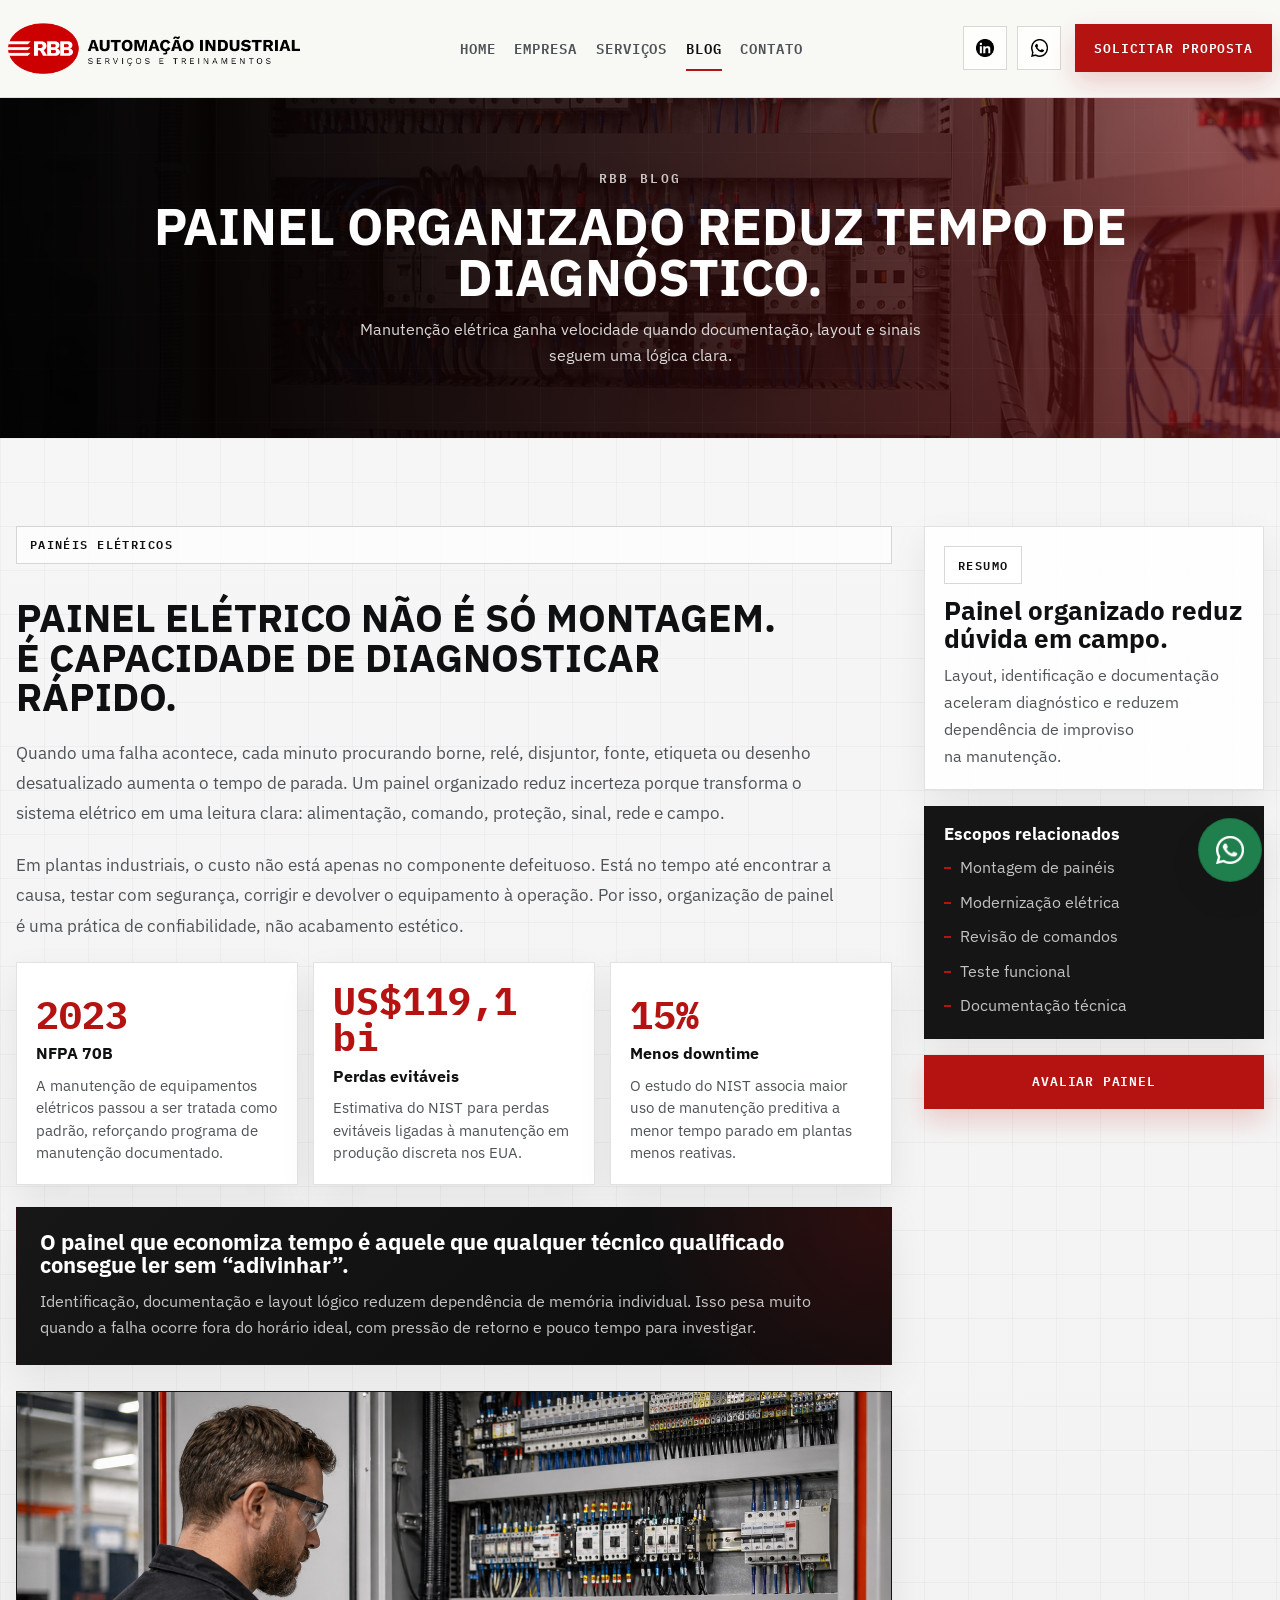
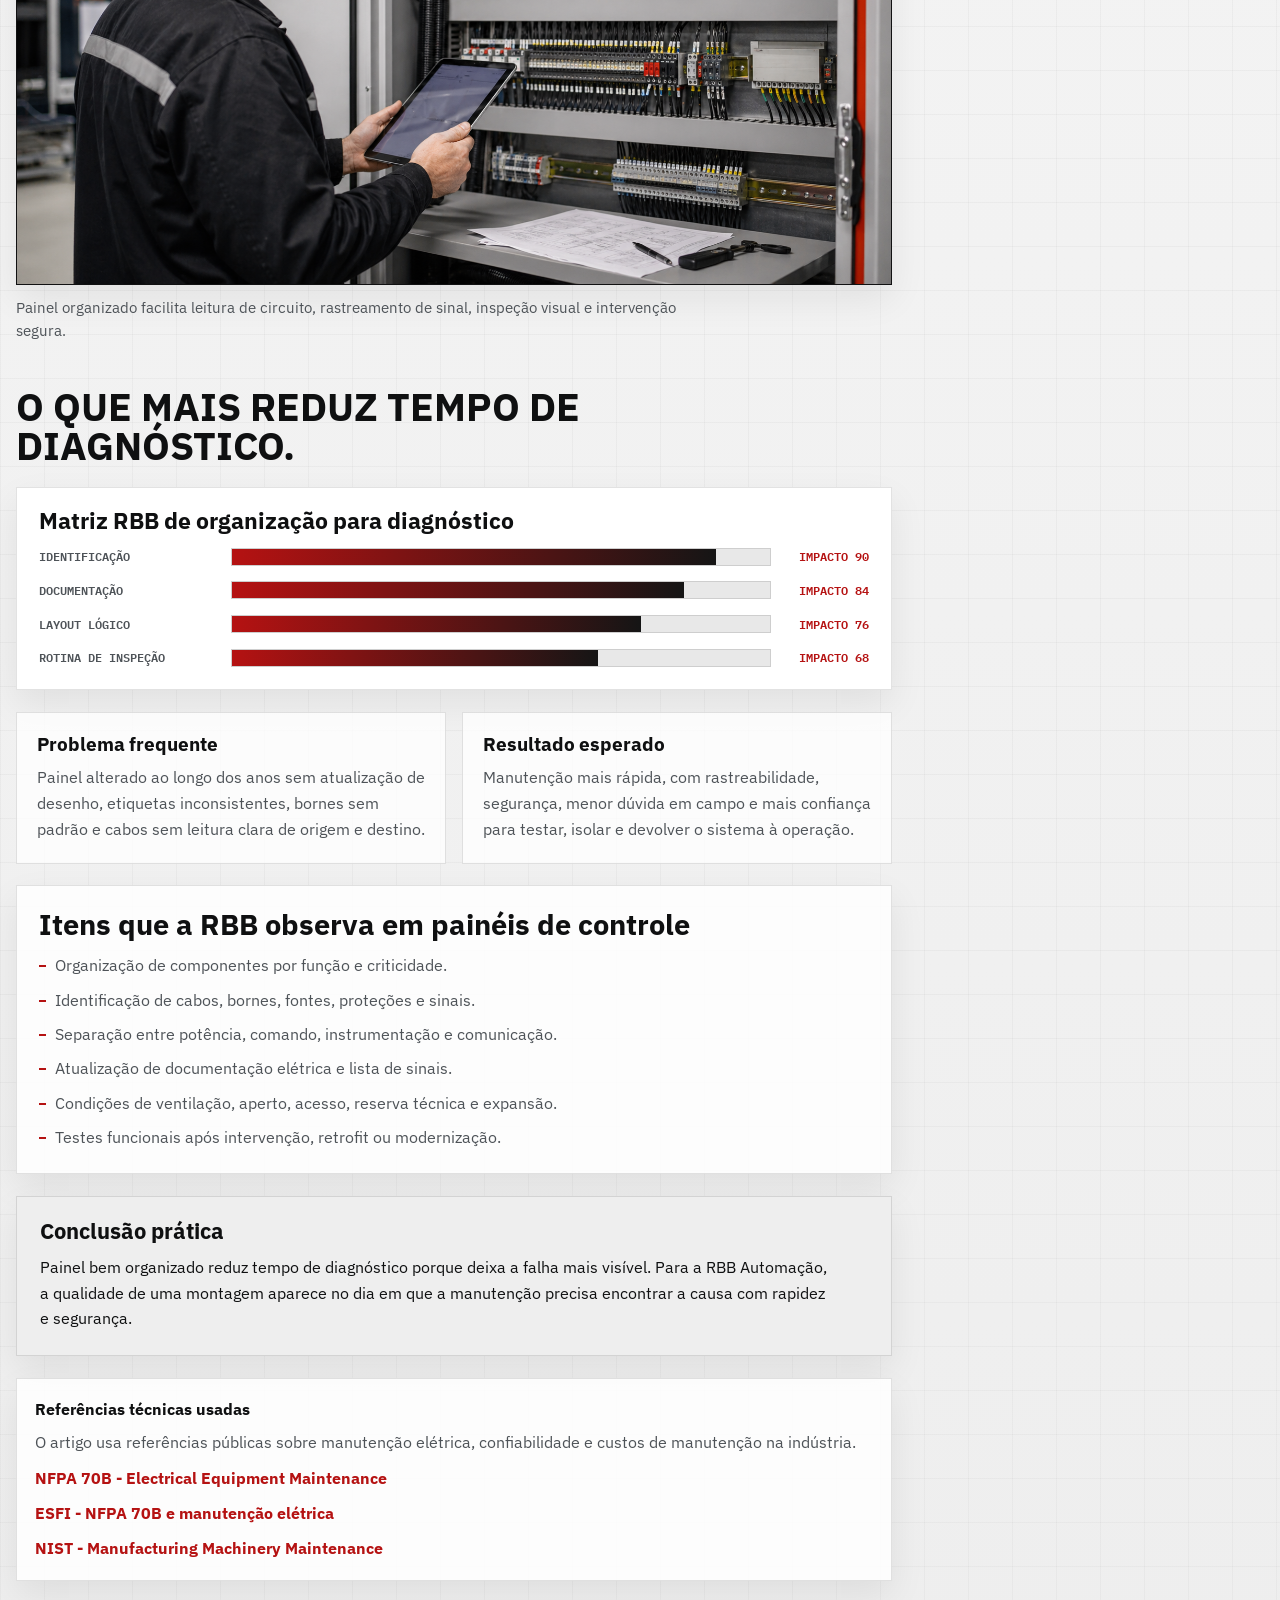
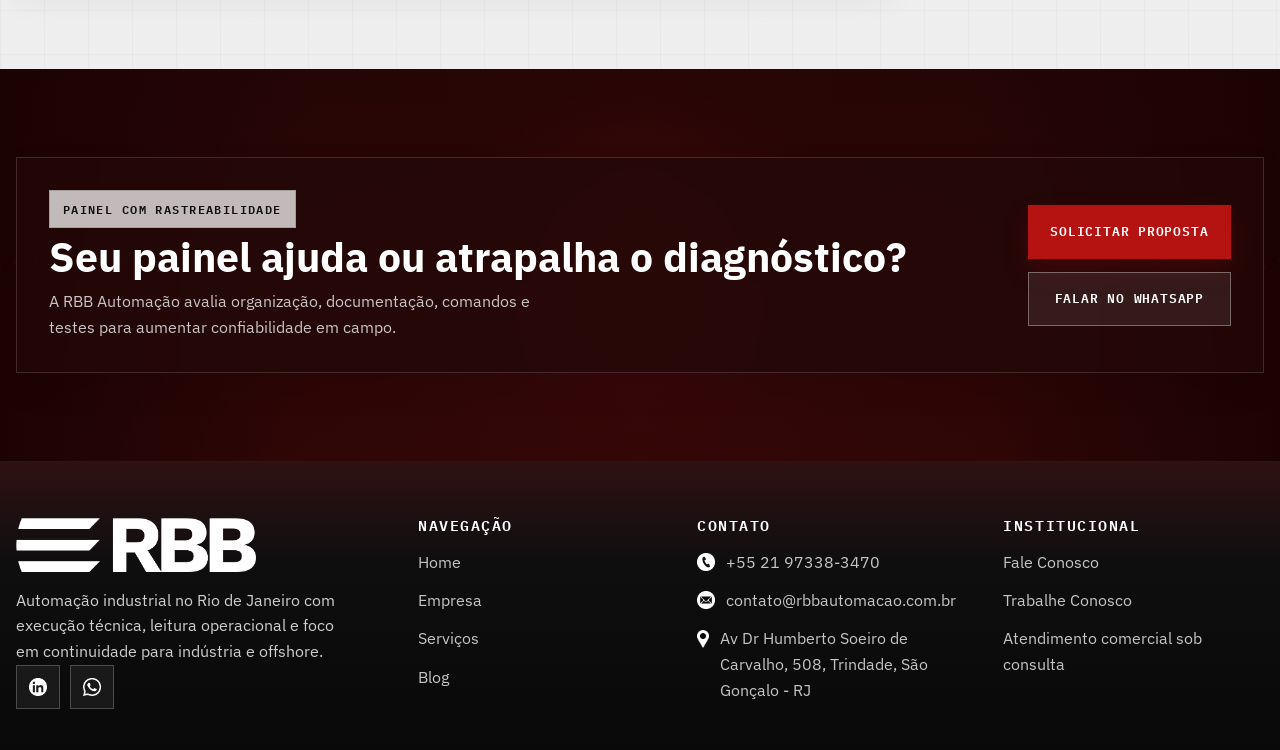
<file: blog-paineis-eletricos.html>
﻿<!doctype html>
<html lang="pt-BR">
  <head>
    <meta charset="UTF-8" />
    <meta name="viewport" content="width=device-width, initial-scale=1.0" />
    <meta
      name="description"
      content="Artigo da RBB Automação sobre organização de painéis elétricos industriais, documentação, manutenção, diagnóstico e confiabilidade operacional."
    />
    <meta name="keywords" content="painéis elétricos industriais, manutenção elétrica, painel de controle, automação industrial RJ, diagnóstico elétrico, NFPA 70B" />
    <meta name="author" content="RBB Automação" />
    <meta name="theme-color" content="#b51212" />
    <meta name="robots" content="index, follow, max-snippet:160, max-image-preview:large" />
    <link rel="canonical" href="https://rbbautomacao.com.br/blog-paineis-eletricos.html" />
    <meta property="og:locale" content="pt_BR" />
    <meta property="og:type" content="article" />
    <meta property="og:title" content="Painel organizado reduz tempo de diagnóstico | RBB Automação" />
    <meta property="og:description" content="Manutenção elétrica ganha velocidade quando documentação, layout e sinais seguem uma lógica clara." />
    <meta property="og:url" content="https://rbbautomacao.com.br/blog-paineis-eletricos.html" />
    <meta property="og:image" content="https://rbbautomacao.com.br/assets/img/content/blog-paineis-eletricos-cover.png" />
    <title>Painel organizado reduz tempo de diagnóstico | RBB Automação</title>
    <link rel="preconnect" href="https://fonts.googleapis.com" />
    <link rel="preconnect" href="https://fonts.gstatic.com" crossorigin />
    <link href="https://fonts.googleapis.com/css2?family=IBM+Plex+Sans:wght@400;500;600;700&family=IBM+Plex+Mono:wght@500;600&display=swap" rel="stylesheet" />
    <link rel="icon" type="image/png" href="assets/img/logo/logo-padrao.png" />
    <link rel="preload" as="image" href="assets/img/content/blog-paineis-eletricos-cover.png" fetchpriority="high" />
    <link rel="stylesheet" href="assets/css/global.css" />
    <link rel="stylesheet" href="assets/css/components.css" />
    <link rel="stylesheet" href="assets/css/pages.css" />
    <link rel="stylesheet" href="assets/css/responsive.css" />
    <script type="application/ld+json">
    {
      "@context": "https://schema.org",
      "@type": "Article",
      "headline": "Painel organizado reduz tempo de diagnóstico",
      "description": "Manutenção elétrica ganha velocidade quando documentação, layout e sinais seguem uma lógica clara.",
      "image": "https://rbbautomacao.com.br/assets/img/content/blog-paineis-eletricos-cover.png",
      "author": {"@type": "Organization", "name": "RBB Automação", "url": "https://rbbautomacao.com.br"},
      "publisher": {
        "@type": "Organization",
        "name": "RBB Automação",
        "logo": {"@type": "ImageObject", "url": "https://rbbautomacao.com.br/assets/img/logo/logo-topo.png"}
      },
      "datePublished": "2026-05-21",
      "dateModified": "2026-05-21",
      "url": "https://rbbautomacao.com.br/blog-paineis-eletricos.html"
    }
    </script>
  </head>
  <body class="page-internal">
    <a class="skip-link" href="#conteudo-principal">Ir para o conteúdo</a>
    <header class="site-header" id="topo">
      <div class="container header-inner">
        <div class="header-bar">
          <a class="brand" href="./index.html#home" aria-label="Página inicial da RBB Automação"><img src="assets/img/logo/logo-topo.png" alt="RBB Automação Industrial" /></a>
          <nav class="main-nav" id="menu-principal" aria-label="Menu principal">
            <a href="./index.html#home">Home</a>
            <a href="index.html#sobre">Empresa</a>
            <a href="index.html#servicos">Serviços</a>
            <a class="is-active" href="blog.html">Blog</a>
            <a href="fale-conosco.html">Contato</a>
          </nav>
          <div class="header-actions">
            <div class="header-social" aria-label="Redes sociais">
              <a href="https://www.linkedin.com/company/rbb-automa%C3%A7%C3%A3o/about/?viewAsMember=true" target="_blank" rel="noopener" aria-label="LinkedIn da RBB Automação"><img src="assets/img/social/linkedin-preto.png" alt="" /></a>
              <a href="https://wa.me/5521973383470" target="_blank" rel="noopener" aria-label="WhatsApp da RBB Automação"><img src="assets/img/social/whatsapp-preto.png" alt="" /></a>
            </div>
            <a class="btn btn-primary header-cta" href="fale-conosco.html">Solicitar proposta</a>
          </div>
          <button class="menu-toggle" type="button" aria-label="Abrir menu" aria-expanded="false" aria-controls="menu-principal"><span></span><span></span><span></span></button>
        </div>
      </div>
    </header>

    <main id="conteudo-principal">
      <section class="internal-hero">
        <div class="internal-hero__media"><img src="assets/img/content/blog-paineis-eletricos-cover.png" alt="Painel elétrico industrial organizado em inspeção técnica" /></div>
        <div class="internal-hero__overlay"></div>
        <div class="container internal-hero__content reveal">
          <p class="section-index section-index--light">RBB BLOG</p>
          <h1>Painel organizado reduz tempo de diagnóstico.</h1>
          <p>Manutenção elétrica ganha velocidade quando documentação, layout e sinais seguem uma lógica clara.</p>
        </div>
      </section>

      <section class="article-section">
        <div class="container article-layout">
          <article class="blog-article reveal">
            <span class="eyebrow">Painéis elétricos</span>
            <h2>Painel elétrico não é só montagem. É capacidade de diagnosticar rápido.</h2>
            <p>
              Quando uma falha acontece, cada minuto procurando borne, relé, disjuntor, fonte, etiqueta ou desenho
              desatualizado aumenta o tempo de parada. Um painel organizado reduz incerteza porque transforma o sistema
              elétrico em uma leitura clara: alimentação, comando, proteção, sinal, rede e campo.
            </p>
            <p>
              Em plantas industriais, o custo não está apenas no componente defeituoso. Está no tempo até encontrar a causa,
              testar com segurança, corrigir e devolver o equipamento à operação. Por isso, organização de painel é uma
              prática de confiabilidade, não acabamento estético.
            </p>

            <div class="article-metrics">
              <div class="article-metric">
                <strong>2023</strong>
                <span>NFPA 70B</span>
                <p>A manutenção de equipamentos elétricos passou a ser tratada como padrão, reforçando programa de manutenção documentado.</p>
              </div>
              <div class="article-metric">
                <strong>US$119,1 bi</strong>
                <span>Perdas evitáveis</span>
                <p>Estimativa do NIST para perdas evitáveis ligadas à manutenção em produção discreta nos EUA.</p>
              </div>
              <div class="article-metric">
                <strong>15%</strong>
                <span>Menos downtime</span>
                <p>O estudo do NIST associa maior uso de manutenção preditiva a menor tempo parado em plantas menos reativas.</p>
              </div>
            </div>

            <div class="article-band article-band--dark">
              <h3>O painel que economiza tempo é aquele que qualquer técnico qualificado consegue ler sem “adivinhar”.</h3>
              <p>
                Identificação, documentação e layout lógico reduzem dependência de memória individual. Isso pesa muito quando a falha
                ocorre fora do horário ideal, com pressão de retorno e pouco tempo para investigar.
              </p>
            </div>

            <figure class="article-figure">
              <img src="assets/img/content/blog-paineis-eletricos-cover.png" alt="Técnico avaliando painel elétrico organizado com tablet e documentação" loading="lazy" />
              <figcaption>Painel organizado facilita leitura de circuito, rastreamento de sinal, inspeção visual e intervenção segura.</figcaption>
            </figure>

            <h2>O que mais reduz tempo de diagnóstico.</h2>
            <div class="article-chart" aria-label="Matriz RBB de organização para diagnóstico de painel elétrico">
              <h3>Matriz RBB de organização para diagnóstico</h3>
              <div class="chart-row">
                <span>Identificação</span>
                <div class="chart-track"><div class="chart-bar" style="width: 90%"></div></div>
                <strong>Impacto 90</strong>
              </div>
              <div class="chart-row">
                <span>Documentação</span>
                <div class="chart-track"><div class="chart-bar" style="width: 84%"></div></div>
                <strong>Impacto 84</strong>
              </div>
              <div class="chart-row">
                <span>Layout lógico</span>
                <div class="chart-track"><div class="chart-bar" style="width: 76%"></div></div>
                <strong>Impacto 76</strong>
              </div>
              <div class="chart-row">
                <span>Rotina de inspeção</span>
                <div class="chart-track"><div class="chart-bar" style="width: 68%"></div></div>
                <strong>Impacto 68</strong>
              </div>
            </div>

            <div class="article-split">
              <article>
                <h3>Problema frequente</h3>
                <p>
                  Painel alterado ao longo dos anos sem atualização de desenho, etiquetas inconsistentes, bornes sem padrão e cabos
                  sem leitura clara de origem e destino.
                </p>
              </article>
              <article>
                <h3>Resultado esperado</h3>
                <p>
                  Manutenção mais rápida, com rastreabilidade, segurança, menor dúvida em campo e mais confiança para testar, isolar
                  e devolver o sistema à operação.
                </p>
              </article>
            </div>

            <div class="article-checklist">
              <h2>Itens que a RBB observa em painéis de controle</h2>
              <ul>
                <li>Organização de componentes por função e criticidade.</li>
                <li>Identificação de cabos, bornes, fontes, proteções e sinais.</li>
                <li>Separação entre potência, comando, instrumentação e comunicação.</li>
                <li>Atualização de documentação elétrica e lista de sinais.</li>
                <li>Condições de ventilação, aperto, acesso, reserva técnica e expansão.</li>
                <li>Testes funcionais após intervenção, retrofit ou modernização.</li>
              </ul>
            </div>

            <div class="article-band article-band--muted">
              <h3>Conclusão prática</h3>
              <p>
                Painel bem organizado reduz tempo de diagnóstico porque deixa a falha mais visível. Para a RBB Automação,
                a qualidade de uma montagem aparece no dia em que a manutenção precisa encontrar a causa com rapidez e segurança.
              </p>
            </div>

            <div class="article-source">
              <strong>Referências técnicas usadas</strong>
              <p>
                O artigo usa referências públicas sobre manutenção elétrica, confiabilidade e custos de manutenção na indústria.
              </p>
              <a href="https://www.nfpa.org/codes-and-standards/nfpa-70b-standard-development/70b" target="_blank" rel="noopener">NFPA 70B - Electrical Equipment Maintenance</a>
              <a href="https://www.esfi.org/workplace-safety/electrical-safety-workplace/nfpa-70b/" target="_blank" rel="noopener">ESFI - NFPA 70B e manutenção elétrica</a>
              <a href="https://www.nist.gov/node/1606316" target="_blank" rel="noopener">NIST - Manufacturing Machinery Maintenance</a>
            </div>
          </article>

          <aside class="article-sidebar reveal" aria-label="Resumo do conteúdo">
            <div class="article-sidebar__block">
              <span class="eyebrow">Resumo</span>
              <h2>Painel organizado reduz dúvida em campo.</h2>
              <p>Layout, identificação e documentação aceleram diagnóstico e reduzem dependência de improviso na manutenção.</p>
            </div>
            <div class="article-sidebar__block article-sidebar__block--dark">
              <h3>Escopos relacionados</h3>
              <ul>
                <li>Montagem de painéis</li>
                <li>Modernização elétrica</li>
                <li>Revisão de comandos</li>
                <li>Teste funcional</li>
                <li>Documentação técnica</li>
              </ul>
            </div>
            <a class="btn btn-primary" href="fale-conosco.html">Avaliar painel</a>
          </aside>
        </div>
      </section>

      <section class="cta-section">
        <div class="container">
          <div class="cta-panel project-cta-panel reveal">
            <div>
              <span class="eyebrow">Painel com rastreabilidade</span>
              <h2>Seu painel ajuda ou atrapalha o diagnóstico?</h2>
              <p>A RBB Automação avalia organização, documentação, comandos e testes para aumentar confiabilidade em campo.</p>
            </div>
            <div class="cta-panel__actions">
              <a class="btn btn-primary" href="fale-conosco.html">Solicitar proposta</a>
              <a class="btn btn-secondary btn-secondary--light" href="https://wa.me/5521973383470" target="_blank" rel="noopener">Falar no WhatsApp</a>
            </div>
          </div>
        </div>
      </section>
    </main>

    <a class="whatsapp-float" href="https://wa.me/5521973383470" target="_blank" rel="noopener" aria-label="Abrir conversa no WhatsApp">
      <img src="assets/img/social/whatsapp-branco.png" alt="" />
    </a>
    <footer class="site-footer">
      <div class="container footer-grid">
        <div class="footer-brand-block">
          <img class="footer-logo" src="assets/img/logo/logo-footer-branco.png" alt="RBB Automação" />
          <p>Automação industrial no Rio de Janeiro com execução técnica, leitura operacional e foco em continuidade para indústria e offshore.</p>
          <div class="footer-social">
            <a href="https://www.linkedin.com/company/rbb-automa%C3%A7%C3%A3o/about/?viewAsMember=true" target="_blank" rel="noopener" aria-label="LinkedIn da RBB Automação"><img src="assets/img/social/linkedin-branco.png" alt="" /></a>
            <a href="https://wa.me/5521973383470" target="_blank" rel="noopener" aria-label="WhatsApp da RBB Automação"><img src="assets/img/social/whatsapp-branco.png" alt="" /></a>
          </div>
        </div>
        <div>
          <h3>Navegação</h3>
          <ul class="footer-list">
            <li><a href="./index.html#home">Home</a></li>
            <li><a href="index.html#sobre">Empresa</a></li>
            <li><a href="index.html#servicos">Serviços</a></li>
            <li><a href="blog.html">Blog</a></li>
          </ul>
        </div>
        <div>
          <h3>Contato</h3>
          <ul class="footer-list footer-contact">
            <li><img src="assets/img/icons/icone-contato.png" alt="" /><a href="tel:5521973383470">+55 21 97338-3470</a></li>
            <li><img src="assets/img/icons/icone-email.png" alt="" /><a href="mailto:contato@rbbautomacao.com.br">contato@rbbautomacao.com.br</a></li>
            <li><img src="assets/img/icons/icone-localizacao.png" alt="" /><span>Av Dr Humberto Soeiro de Carvalho, 508, Trindade, São Gonçalo - RJ</span></li>
          </ul>
        </div>
        <div>
          <h3>Institucional</h3>
          <ul class="footer-list">
            <li><a href="fale-conosco.html">Fale Conosco</a></li>
            <li><a href="trabalhe-aqui.html">Trabalhe Conosco</a></li>
            <li><span>Atendimento comercial sob consulta</span></li>
          </ul>
        </div>
      </div>
    </footer>
    <script src="assets/js/main.js"></script>
  </body>
</html>
</file>
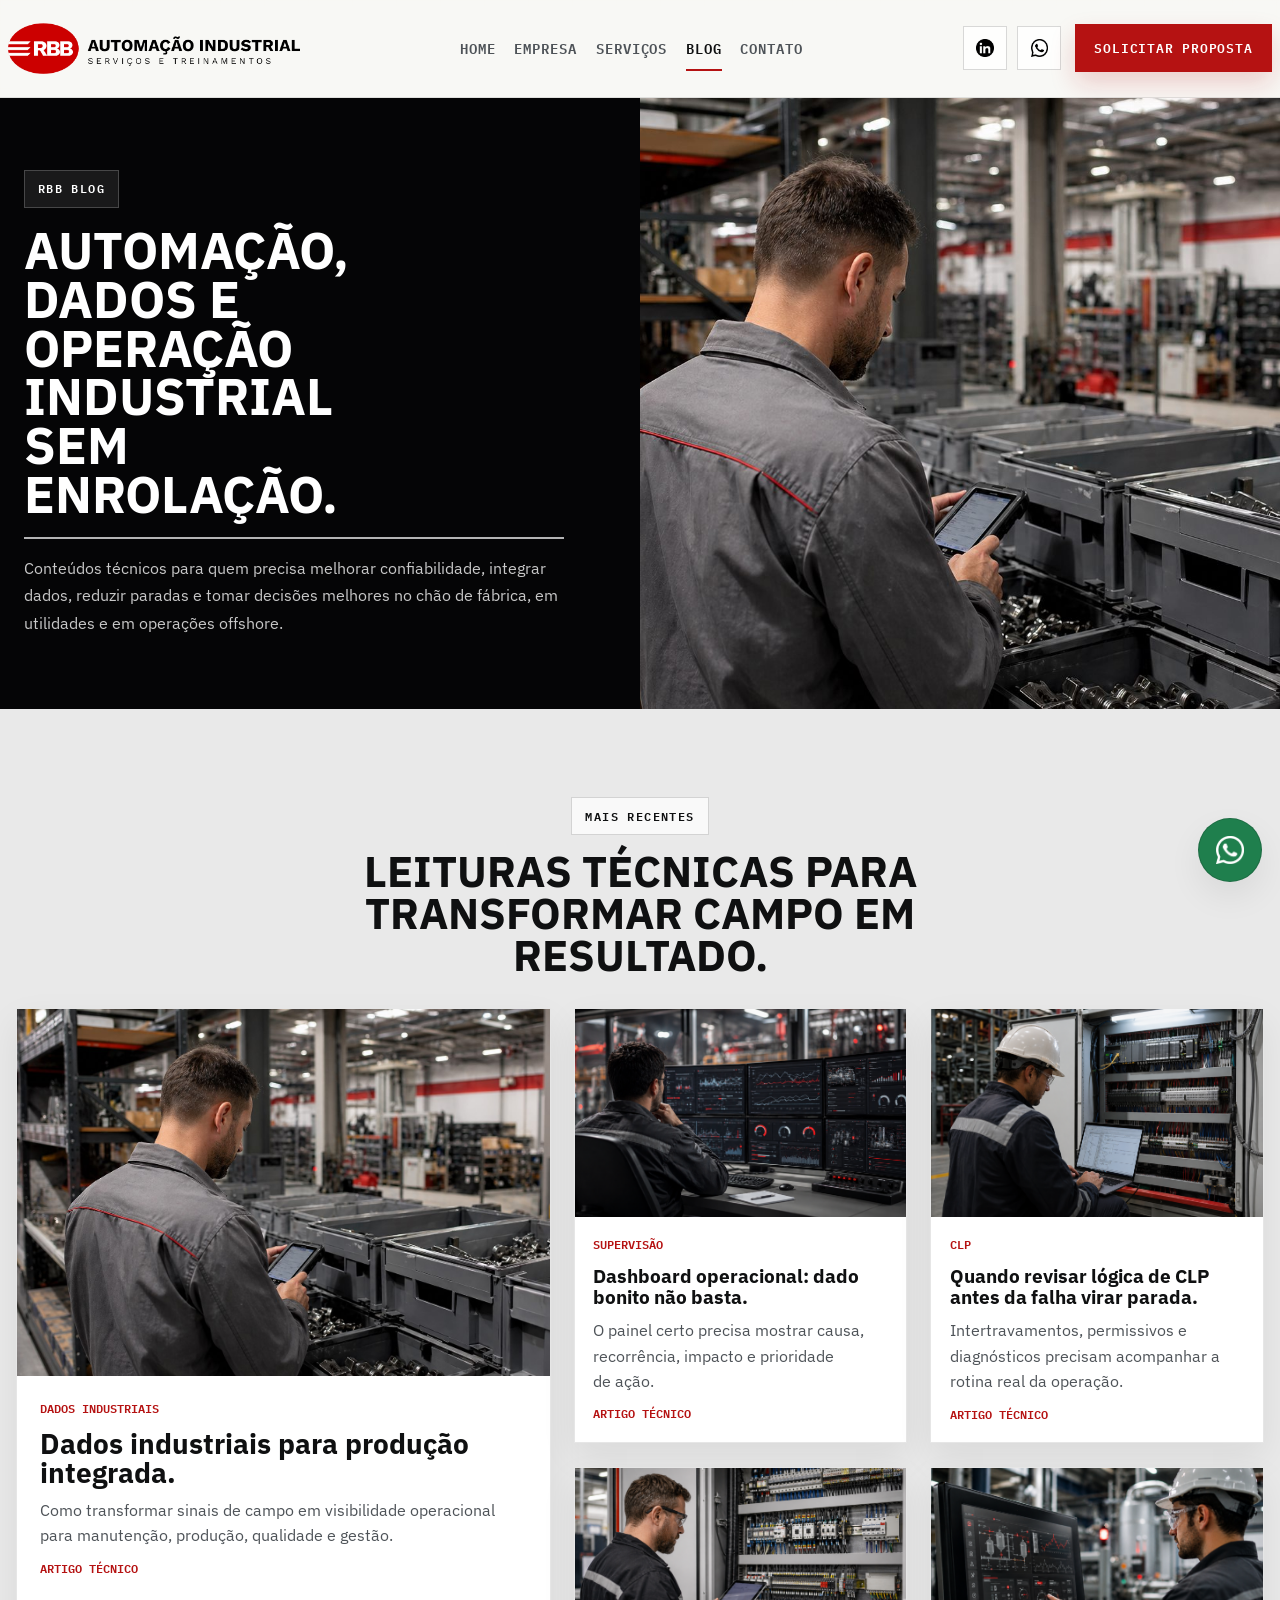
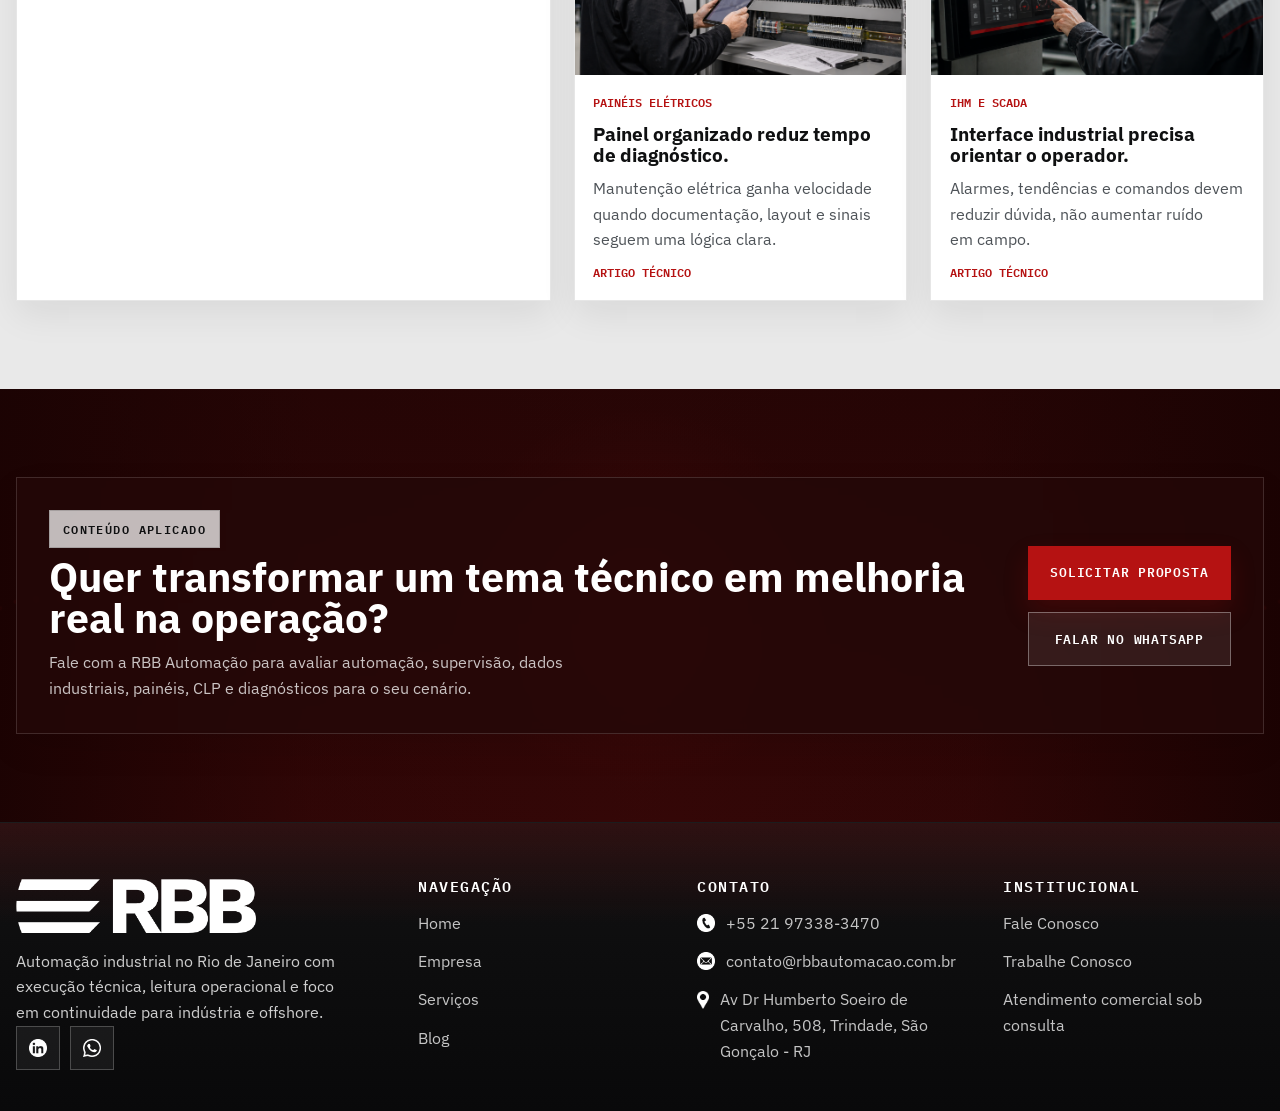
<file: blog.html>
﻿<!doctype html>
<html lang="pt-BR">
  <head>
    <meta charset="UTF-8" />
    <meta name="viewport" content="width=device-width, initial-scale=1.0" />
    <meta
      name="description"
      content="RBB Blog: conteúdos técnicos sobre automação industrial, dados industriais, CLP, SCADA, painéis elétricos, manutenção e indústria offshore no Rio de Janeiro."
    />
    <meta name="keywords" content="blog automação industrial, dados industriais, CLP, SCADA, painéis elétricos, manutenção industrial, automação offshore, Rio de Janeiro" />
    <meta name="author" content="RBB Automação" />
    <meta name="theme-color" content="#b51212" />
    <meta name="robots" content="index, follow, max-snippet:160, max-image-preview:large" />
    <link rel="canonical" href="https://rbbautomacao.com.br/blog.html" />
    <meta property="og:locale" content="pt_BR" />
    <meta property="og:type" content="website" />
    <meta property="og:title" content="RBB Blog | Automação Industrial e Dados Operacionais" />
    <meta
      property="og:description"
      content="Artigos técnicos da RBB Automação sobre automação industrial, integração de dados, manutenção, supervisão e confiabilidade operacional."
    />
    <meta property="og:url" content="https://rbbautomacao.com.br/blog.html" />
    <meta property="og:image" content="https://rbbautomacao.com.br/assets/img/content/blog-dados-industriais-realista.jpg" />
    <title>RBB Blog | Automação Industrial e Dados Operacionais</title>
    <link rel="preconnect" href="https://fonts.googleapis.com" />
    <link rel="preconnect" href="https://fonts.gstatic.com" crossorigin />
    <link href="https://fonts.googleapis.com/css2?family=IBM+Plex+Sans:wght@400;500;600;700&family=IBM+Plex+Mono:wght@500;600&display=swap" rel="stylesheet" />
    <link rel="icon" type="image/png" href="assets/img/logo/logo-padrao.png" />
    <link rel="preload" as="image" href="assets/img/content/blog-dados-industriais-realista.jpg" fetchpriority="high" />
    <link rel="stylesheet" href="assets/css/global.css" />
    <link rel="stylesheet" href="assets/css/components.css" />
    <link rel="stylesheet" href="assets/css/pages.css" />
    <link rel="stylesheet" href="assets/css/responsive.css" />
  </head>
  <body class="page-internal">
    <a class="skip-link" href="#conteudo-principal">Ir para o conteúdo</a>
    <header class="site-header" id="topo">
      <div class="container header-inner">
        <div class="header-bar">
          <a class="brand" href="./index.html#home" aria-label="Página inicial da RBB Automação"><img src="assets/img/logo/logo-topo.png" alt="RBB Automação Industrial" /></a>
          <nav class="main-nav" id="menu-principal" aria-label="Menu principal">
            <a href="./index.html#home">Home</a>
            <a href="index.html#sobre">Empresa</a>
            <a href="index.html#servicos">Serviços</a>
            <a class="is-active" href="blog.html">Blog</a>
            <a href="fale-conosco.html">Contato</a>
          </nav>
          <div class="header-actions">
            <div class="header-social" aria-label="Redes sociais">
              <a href="https://www.linkedin.com/company/rbb-automa%C3%A7%C3%A3o/about/?viewAsMember=true" target="_blank" rel="noopener" aria-label="LinkedIn da RBB Automação"><img src="assets/img/social/linkedin-preto.png" alt="" /></a>
              <a href="https://wa.me/5521973383470" target="_blank" rel="noopener" aria-label="WhatsApp da RBB Automação"><img src="assets/img/social/whatsapp-preto.png" alt="" /></a>
            </div>
            <a class="btn btn-primary header-cta" href="fale-conosco.html">Solicitar proposta</a>
          </div>
          <button class="menu-toggle" type="button" aria-label="Abrir menu" aria-expanded="false" aria-controls="menu-principal"><span></span><span></span><span></span></button>
        </div>
      </div>
    </header>

    <main id="conteudo-principal">
      <section class="blog-index-hero">
        <div class="blog-index-hero__grid">
          <div class="blog-index-hero__copy">
            <span class="eyebrow">RBB Blog</span>
            <h1>Automação, dados e operação industrial sem enrolação.</h1>
            <p>
              Conteúdos técnicos para quem precisa melhorar confiabilidade, integrar dados,
              reduzir paradas e tomar decisões melhores no chão de fábrica, em utilidades e em operações offshore.
            </p>
          </div>
          <figure class="blog-index-hero__media">
            <img src="assets/img/content/blog-dados-industriais-realista.jpg" alt="Operador industrial usando tablet em área de produção" />
          </figure>
        </div>
      </section>

      <section class="blog-list-section">
        <div class="container">
          <div class="blog-list-heading">
            <span class="eyebrow">Mais recentes</span>
            <h2>Leituras técnicas para transformar campo em resultado.</h2>
          </div>

          <div class="blog-card-grid">
            <article class="blog-card blog-card--featured">
              <a href="blog-dados-industriais.html" aria-label="Ler artigo sobre dados industriais e produção integrada">
                <figure>
                  <img src="assets/img/content/blog-dados-industriais-realista.jpg" alt="Operador usando tablet em área industrial" loading="lazy" />
                </figure>
                <div class="blog-card__body">
                  <span>Dados industriais</span>
                  <h3>Dados industriais para produção integrada.</h3>
                  <p>
                    Como transformar sinais de campo em visibilidade operacional para manutenção,
                    produção, qualidade e gestão.
                  </p>
                  <small>Artigo técnico</small>
                </div>
              </a>
            </article>

            <article class="blog-card">
              <a href="blog-dashboard-operacional.html" aria-label="Ler artigo sobre dashboard operacional">
                <figure>
                  <img src="assets/img/content/blog-dashboard-operacional-cover.png" alt="Dashboard operacional industrial em sala técnica" loading="lazy" />
                </figure>
                <div class="blog-card__body">
                  <span>Supervisão</span>
                  <h3>Dashboard operacional: dado bonito não basta.</h3>
                  <p>O painel certo precisa mostrar causa, recorrência, impacto e prioridade de ação.</p>
                  <small>Artigo técnico</small>
                </div>
              </a>
            </article>

            <article class="blog-card">
              <a href="blog-clp-logica.html" aria-label="Ler artigo sobre revisão de lógica de CLP">
                <figure>
                  <img src="assets/img/content/blog-clp-logica-cover.png" alt="Técnico ajustando painel com PLC industrial" loading="lazy" />
                </figure>
                <div class="blog-card__body">
                  <span>CLP</span>
                  <h3>Quando revisar lógica de CLP antes da falha virar parada.</h3>
                  <p>Intertravamentos, permissivos e diagnósticos precisam acompanhar a rotina real da operação.</p>
                  <small>Artigo técnico</small>
                </div>
              </a>
            </article>

            <article class="blog-card">
              <a href="blog-paineis-eletricos.html" aria-label="Ler artigo sobre organização de painéis elétricos">
                <figure>
                  <img src="assets/img/content/blog-paineis-eletricos-cover.png" alt="Painel elétrico industrial organizado" loading="lazy" />
                </figure>
                <div class="blog-card__body">
                  <span>Painéis elétricos</span>
                  <h3>Painel organizado reduz tempo de diagnóstico.</h3>
                  <p>Manutenção elétrica ganha velocidade quando documentação, layout e sinais seguem uma lógica clara.</p>
                  <small>Artigo técnico</small>
                </div>
              </a>
            </article>

            <article class="blog-card">
              <a href="blog-ihm-scada.html" aria-label="Ler artigo sobre IHM e SCADA">
                <figure>
                  <img src="assets/img/content/blog-ihm-scada-cover.png" alt="Operador usando tela IHM industrial" loading="lazy" />
                </figure>
                <div class="blog-card__body">
                  <span>IHM e SCADA</span>
                  <h3>Interface industrial precisa orientar o operador.</h3>
                  <p>Alarmes, tendências e comandos devem reduzir dúvida, não aumentar ruído em campo.</p>
                  <small>Artigo técnico</small>
                </div>
              </a>
            </article>
          </div>
        </div>
      </section>

      <section class="cta-section">
        <div class="container">
          <div class="cta-panel project-cta-panel">
            <div>
              <span class="eyebrow">Conteúdo aplicado</span>
              <h2>Quer transformar um tema técnico em melhoria real na operação?</h2>
              <p>
                Fale com a RBB Automação para avaliar automação, supervisão, dados industriais,
                painéis, CLP e diagnósticos para o seu cenário.
              </p>
            </div>
            <div class="cta-panel__actions">
              <a class="btn btn-primary" href="fale-conosco.html">Solicitar proposta</a>
              <a class="btn btn-secondary btn-secondary--light" href="https://wa.me/5521973383470" target="_blank" rel="noopener">Falar no WhatsApp</a>
            </div>
          </div>
        </div>
      </section>
    </main>

    <a class="whatsapp-float" href="https://wa.me/5521973383470" target="_blank" rel="noopener" aria-label="Abrir conversa no WhatsApp">
      <img src="assets/img/social/whatsapp-branco.png" alt="" />
    </a>
    <footer class="site-footer">
      <div class="container footer-grid">
        <div class="footer-brand-block">
          <img class="footer-logo" src="assets/img/logo/logo-footer-branco.png" alt="RBB Automação" />
          <p>Automação industrial no Rio de Janeiro com execução técnica, leitura operacional e foco em continuidade para indústria e offshore.</p>
          <div class="footer-social">
            <a href="https://www.linkedin.com/company/rbb-automa%C3%A7%C3%A3o/about/?viewAsMember=true" target="_blank" rel="noopener" aria-label="LinkedIn da RBB Automação"><img src="assets/img/social/linkedin-branco.png" alt="" /></a>
            <a href="https://wa.me/5521973383470" target="_blank" rel="noopener" aria-label="WhatsApp da RBB Automação"><img src="assets/img/social/whatsapp-branco.png" alt="" /></a>
          </div>
        </div>
        <div>
          <h3>Navegação</h3>
          <ul class="footer-list">
            <li><a href="./index.html#home">Home</a></li>
            <li><a href="index.html#sobre">Empresa</a></li>
            <li><a href="index.html#servicos">Serviços</a></li>
            <li><a href="blog.html">Blog</a></li>
          </ul>
        </div>
        <div>
          <h3>Contato</h3>
          <ul class="footer-list footer-contact">
            <li><img src="assets/img/icons/icone-contato.png" alt="" /><a href="tel:5521973383470">+55 21 97338-3470</a></li>
            <li><img src="assets/img/icons/icone-email.png" alt="" /><a href="mailto:contato@rbbautomacao.com.br">contato@rbbautomacao.com.br</a></li>
            <li><img src="assets/img/icons/icone-localizacao.png" alt="" /><span>Av Dr Humberto Soeiro de Carvalho, 508, Trindade, São Gonçalo - RJ</span></li>
          </ul>
        </div>
        <div>
          <h3>Institucional</h3>
          <ul class="footer-list">
            <li><a href="fale-conosco.html">Fale Conosco</a></li>
            <li><a href="trabalhe-aqui.html">Trabalhe Conosco</a></li>
            <li><span>Atendimento comercial sob consulta</span></li>
          </ul>
        </div>
      </div>
    </footer>
    <script src="assets/js/main.js"></script>
  </body>
</html>
</file>
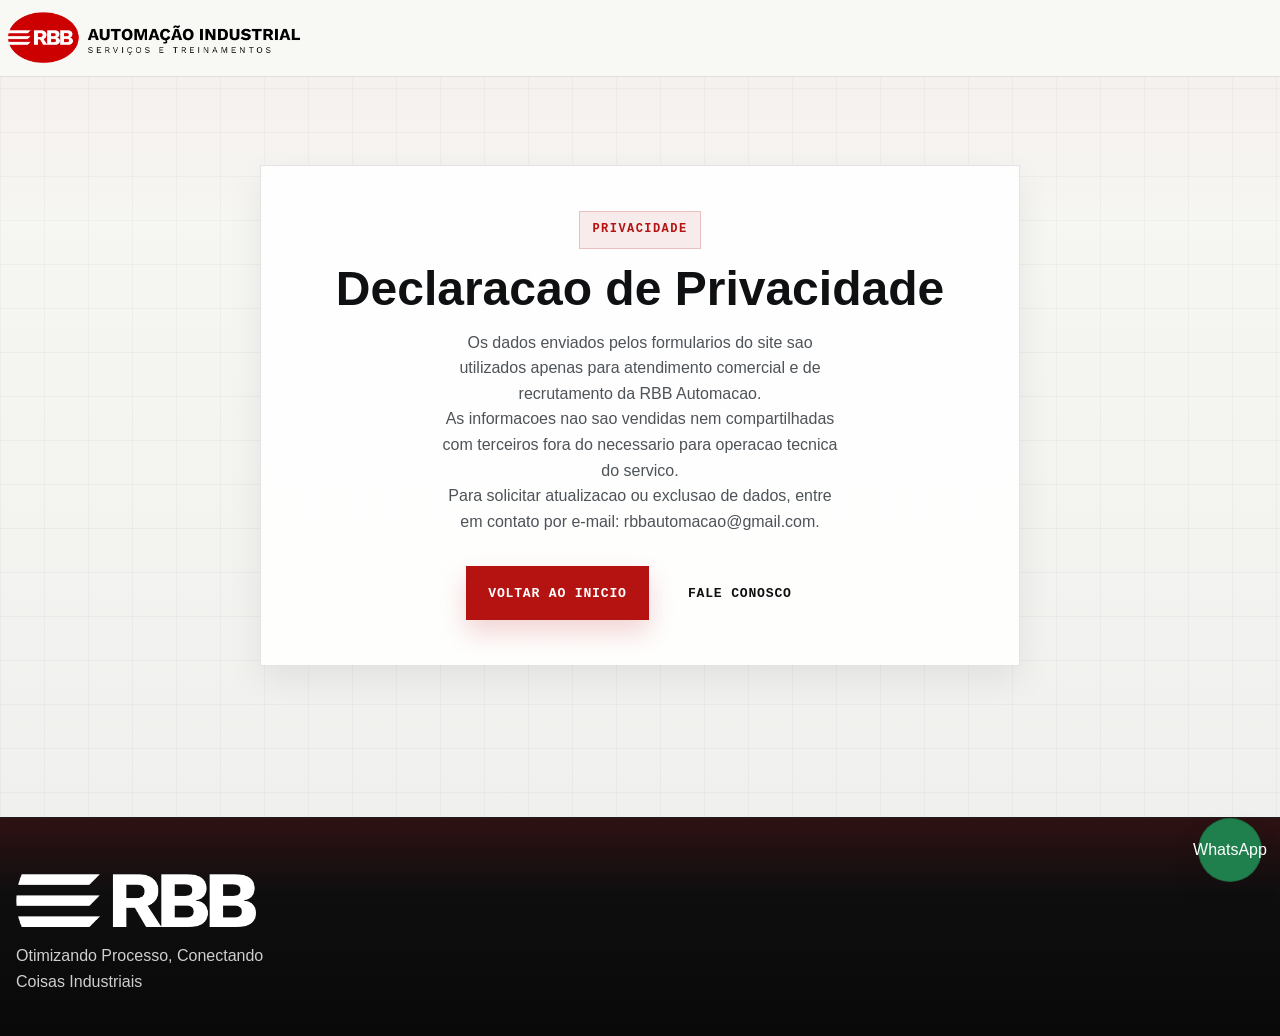
<file: declaracao-de-privacidade.html>
<!DOCTYPE html>
<html lang="pt-BR">
<head>
  <meta charset="UTF-8">
  <meta name="viewport" content="width=device-width, initial-scale=1.0">
  <meta name="robots" content="index,follow,max-image-preview:large">
  <meta name="description" content="Declaracao de privacidade da RBB Automacao.">
  <meta name="theme-color" content="#cc0000">
  <title>Declaracao de Privacidade | RBB Automacao</title>
  <link rel="icon" type="image/png" href="assets/img/logo/logo-padrao.png">
  <link rel="stylesheet" href="assets/css/global.css">
  <link rel="stylesheet" href="assets/css/components.css">
  <link rel="stylesheet" href="assets/css/pages.css">
  <link rel="stylesheet" href="assets/css/responsive.css">
</head>
<body class="page-internal">
  <header class="site-header" id="topo">
    <div class="container header-inner">
      <div class="header-top">
        <a class="brand" href="index.html" aria-label="Pagina inicial da RBB Automacao">
          <img src="assets/img/logo/logo-topo.png" alt="RBB Automacao Industrial" />
        </a>
      </div>
    </div>
  </header>

  <main>
    <section class="maintenance-section">
      <div class="container">
        <div class="maintenance-card reveal">
          <span class="maintenance-badge">Privacidade</span>
          <h1>Declaracao de Privacidade</h1>
          <p>Os dados enviados pelos formularios do site sao utilizados apenas para atendimento comercial e de recrutamento da RBB Automacao.</p>
          <p>As informacoes nao sao vendidas nem compartilhadas com terceiros fora do necessario para operacao tecnica do servico.</p>
          <p>Para solicitar atualizacao ou exclusao de dados, entre em contato por e-mail: <a href="mailto:rbbautomacao@gmail.com">rbbautomacao@gmail.com</a>.</p>
          <div class="maintenance-actions">
            <a class="btn btn-primary" href="index.html">Voltar ao inicio</a>
            <a class="btn btn-outline" href="fale-conosco.html">Fale conosco</a>
          </div>
        </div>
      </div>
    </section>
  </main>

  <footer class="site-footer">
    <div class="container footer-grid">
      <div class="footer-brand-block">
        <img class="footer-logo" src="assets/img/logo/logo-footer-branco.png" alt="RBB Automacao">
        <p>Otimizando Processo, Conectando Coisas Industriais</p>
      </div>
    </div>
  </footer>
  <script src="assets/js/main.js"></script>
</body>
</html>
</file>
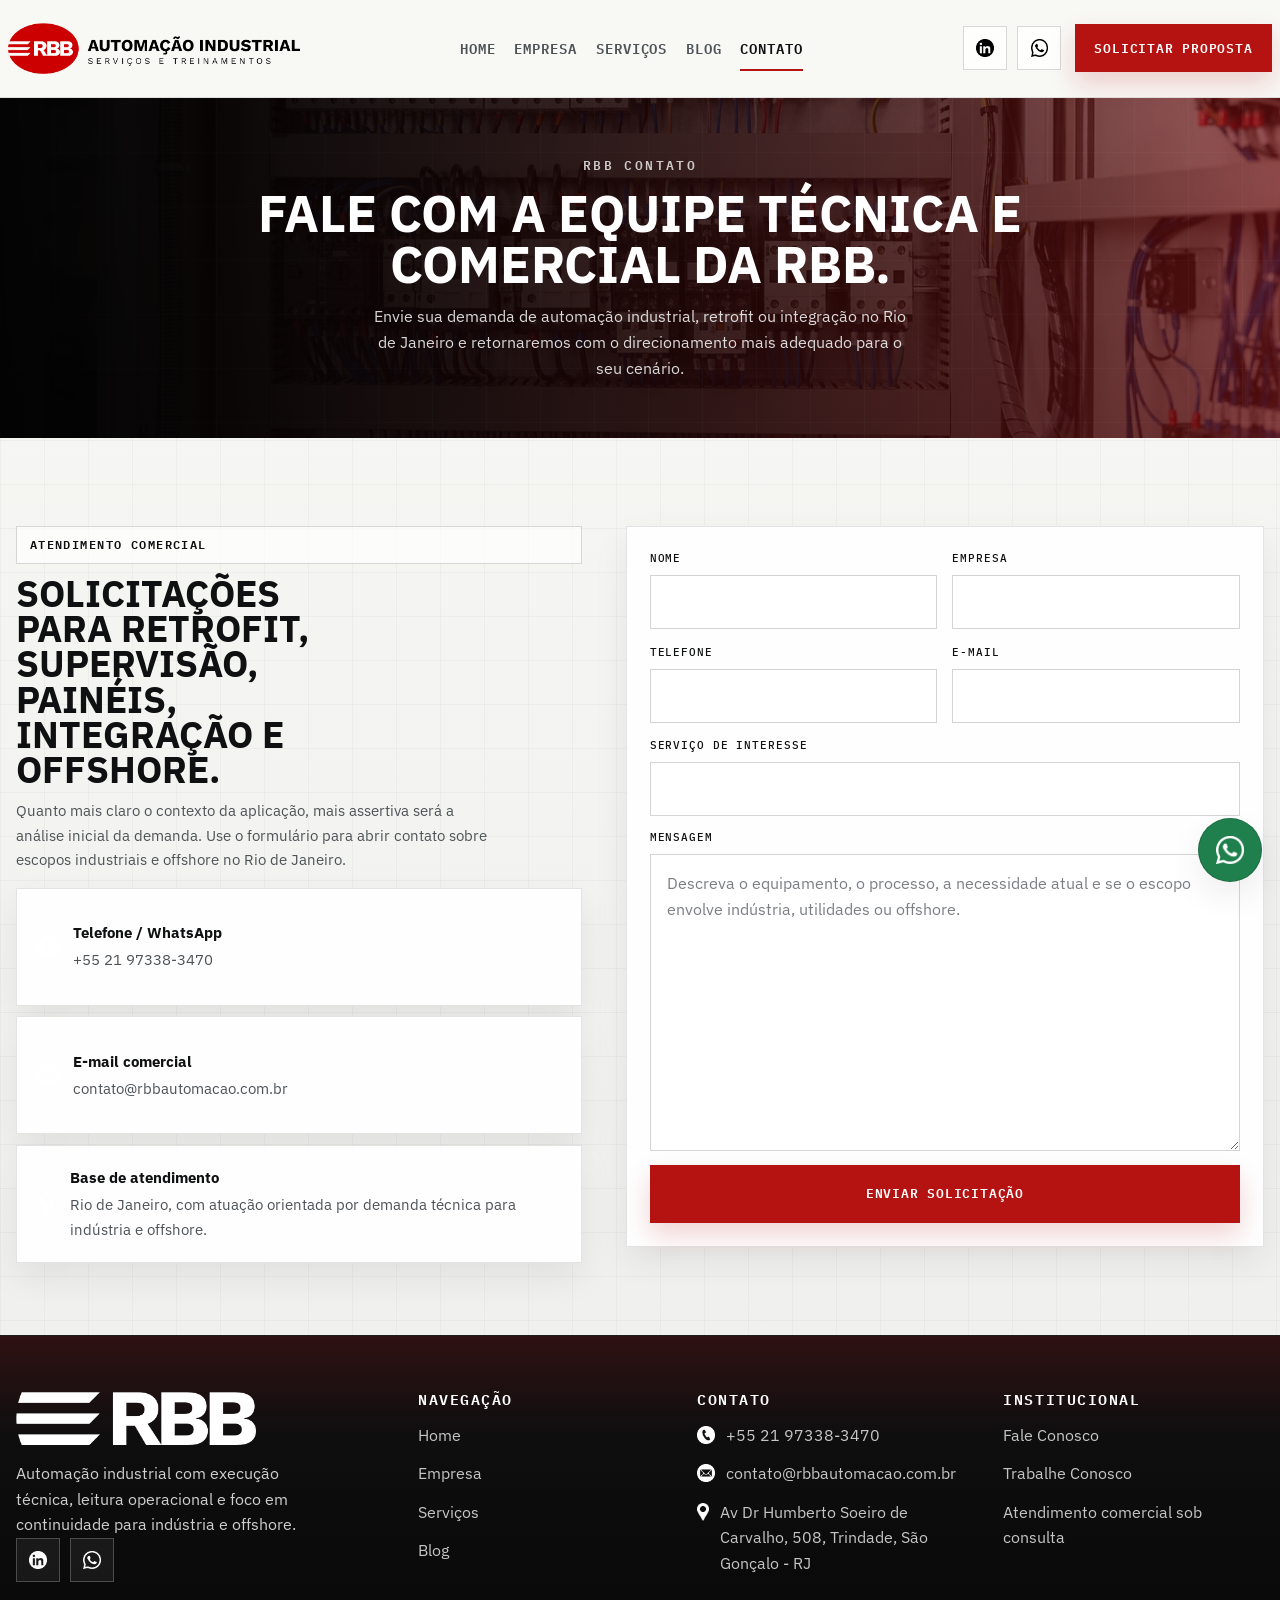
<file: fale-conosco.html>
﻿<!doctype html>
<html lang="pt-BR">
  <head>
    <meta charset="UTF-8" />
    <meta name="viewport" content="width=device-width, initial-scale=1.0" />
    <meta
      name="description"
      content="Solicite proposta para automação industrial no Rio de Janeiro. Fale com a RBB sobre retrofit, CLP, IHM, painéis elétricos, integração, comissionamento e soluções offshore."
    />
    <meta name="keywords" content="contato automação industrial rio de janeiro, proposta automação industrial rj, retrofit industrial rj, automação offshore, painéis elétricos rio de janeiro" />
    <meta name="author" content="RBB Automação" />
    <meta name="theme-color" content="#b51212" />
    <meta name="robots" content="index, follow, max-snippet:160, max-image-preview:large" />
    <link rel="canonical" href="https://rbbautomacao.com.br/fale-conosco.html" />
    <meta property="og:title" content="Fale Conosco | RBB Automação Industrial no Rio de Janeiro" />
    <meta property="og:type" content="website" />
    <meta property="og:url" content="https://rbbautomacao.com.br/fale-conosco.html" />
    <meta property="og:image" content="https://rbbautomacao.com.br/assets/img/banners/banner-rbb.png" />
    <title>Contato | Automação Industrial no Rio de Janeiro - RBB Automação</title>
    <link rel="preconnect" href="https://fonts.googleapis.com" />
    <link rel="preconnect" href="https://fonts.gstatic.com" crossorigin />
    <link href="https://fonts.googleapis.com/css2?family=IBM+Plex+Sans:wght@400;500;600;700&family=IBM+Plex+Mono:wght@500;600&display=swap" rel="stylesheet" />
    <link rel="icon" type="image/png" href="assets/img/logo/logo-padrao.png" />
    <link rel="preload" as="image" href="assets/img/banners/banner-rbb.png" fetchpriority="high" />
    <link rel="stylesheet" href="assets/css/global.css" />
    <link rel="stylesheet" href="assets/css/components.css" />
    <link rel="stylesheet" href="assets/css/pages.css" />
    <link rel="stylesheet" href="assets/css/responsive.css" />
  </head>
  <body class="page-internal">
    <a class="skip-link" href="#conteudo-principal">Ir para o conteúdo</a>
    <header class="site-header" id="topo">
      <div class="container header-inner">
        <div class="header-bar">
          <a class="brand" href="./index.html#home" aria-label="Página inicial da RBB Automação">
            <img src="assets/img/logo/logo-topo.png" alt="RBB Automação Industrial" />
          </a>
          <nav class="main-nav" id="menu-principal" aria-label="Menu principal">
            <a href="./index.html#home">Home</a>
            <a href="index.html#sobre">Empresa</a>
            <a href="index.html#servicos">Serviços</a>
            <a href="blog.html">Blog</a>
            <a class="is-active" href="fale-conosco.html">Contato</a>
          </nav>
          <div class="header-actions">
            <div class="header-social" aria-label="Redes sociais">
              <a href="https://www.linkedin.com/company/rbb-automa%C3%A7%C3%A3o/about/?viewAsMember=true" target="_blank" rel="noopener" aria-label="LinkedIn da RBB Automação"><img src="assets/img/social/linkedin-preto.png" alt="" /></a>
              <a href="https://wa.me/5521973383470" target="_blank" rel="noopener" aria-label="WhatsApp da RBB Automação"><img src="assets/img/social/whatsapp-preto.png" alt="" /></a>
            </div>
            <a class="btn btn-primary header-cta" href="#formulario">Solicitar proposta</a>
          </div>
          <button class="menu-toggle" type="button" aria-label="Abrir menu" aria-expanded="false" aria-controls="menu-principal"><span></span><span></span><span></span></button>
        </div>
      </div>
    </header>
    <main id="conteudo-principal">
      <section class="internal-hero">
        <div class="internal-hero__media"><img src="assets/img/banners/banner-rbb.png" alt="Ambiente industrial monitorado" /></div>
        <div class="internal-hero__overlay"></div>
        <div class="container internal-hero__content reveal">
          <p class="section-index section-index--light">RBB CONTATO</p>
          <h1>Fale com a equipe técnica e comercial da RBB.</h1>
          <p>Envie sua demanda de automação industrial, retrofit ou integração no Rio de Janeiro e retornaremos com o direcionamento mais adequado para o seu cenário.</p>
        </div>
      </section>
      <section class="form-page-section">
        <div class="container form-layout form-layout--contact">
          <div class="form-copy reveal">
            <span class="eyebrow">Atendimento comercial</span>
            <h2>Solicitações para retrofit, supervisão, painéis, integração e offshore.</h2>
            <p>Quanto mais claro o contexto da aplicação, mais assertiva será a análise inicial da demanda. Use o formulário para abrir contato sobre escopos industriais e offshore no Rio de Janeiro.</p>
            <div class="contact-cards">
              <article class="contact-card"><img src="assets/img/icons/icone-contato.png" alt="" /><div><strong>Telefone / WhatsApp</strong><a href="tel:5521973383470">+55 21 97338-3470</a></div></article>
              <article class="contact-card"><img src="assets/img/icons/icone-email.png" alt="" /><div><strong>E-mail comercial</strong><a href="mailto:contato@rbbautomacao.com.br">contato@rbbautomacao.com.br</a></div></article>
              <article class="contact-card"><img src="assets/img/icons/icone-localizacao.png" alt="" /><div><strong>Base de atendimento</strong><span>Rio de Janeiro, com atuação orientada por demanda técnica para indústria e offshore.</span></div></article>
            </div>
          </div>
          <div class="form-shell reveal">
            <form class="contact-form" id="formulario" action="send-contact.php" method="post" novalidate>
              <div class="field-grid">
                <div class="field"><label for="nome">Nome</label><input type="text" id="nome" name="nome" required /></div>
                <div class="field"><label for="empresa">Empresa</label><input type="text" id="empresa" name="empresa" required /></div>
                <div class="field"><label for="telefone">Telefone</label><input type="tel" id="telefone" name="telefone" required /></div>
                <div class="field"><label for="email">E-mail</label><input type="email" id="email" name="email" required /></div>
              </div>
              <div class="field"><label for="servico">Serviço de interesse</label><input type="text" id="servico" name="servico" required /></div>
              <div class="field field--message"><label for="mensagem">Mensagem</label><textarea id="mensagem" name="mensagem" rows="6" placeholder="Descreva o equipamento, o processo, a necessidade atual e se o escopo envolve indústria, utilidades ou offshore." required></textarea></div>
              <input type="hidden" name="_subject" value="Contato pelo site - RBB Automação" />
              <button class="btn btn-primary" type="submit">Enviar solicitação</button>
            </form>
          </div>
        </div>
      </section>
    </main>
    <a class="whatsapp-float" href="https://wa.me/5521973383470" target="_blank" rel="noopener" aria-label="Abrir conversa no WhatsApp">
      <img src="assets/img/social/whatsapp-branco.png" alt="" />
    </a>
    <footer class="site-footer">
      <div class="container footer-grid">
        <div class="footer-brand-block">
          <img class="footer-logo" src="assets/img/logo/logo-footer-branco.png" alt="RBB Automação" />
          <p>Automação industrial com execução técnica, leitura operacional e foco em continuidade para indústria e offshore.</p>
          <div class="footer-social">
            <a href="https://www.linkedin.com/company/rbb-automa%C3%A7%C3%A3o/about/?viewAsMember=true" target="_blank" rel="noopener" aria-label="LinkedIn da RBB Automação"><img src="assets/img/social/linkedin-branco.png" alt="" /></a>
            <a href="https://wa.me/5521973383470" target="_blank" rel="noopener" aria-label="WhatsApp da RBB Automação"><img src="assets/img/social/whatsapp-branco.png" alt="" /></a>
          </div>
        </div>
        <div>
          <h3>Navegação</h3>
          <ul class="footer-list">
            <li><a href="./index.html#home">Home</a></li>
            <li><a href="index.html#sobre">Empresa</a></li>
            <li><a href="index.html#servicos">Serviços</a></li>
            <li><a href="blog.html">Blog</a></li>
          </ul>
        </div>
        <div>
          <h3>Contato</h3>
          <ul class="footer-list footer-contact">
            <li><img src="assets/img/icons/icone-contato.png" alt="" /><a href="tel:5521973383470">+55 21 97338-3470</a></li>
            <li><img src="assets/img/icons/icone-email.png" alt="" /><a href="mailto:contato@rbbautomacao.com.br">contato@rbbautomacao.com.br</a></li>
            <li><img src="assets/img/icons/icone-localizacao.png" alt="" /><span>Av Dr Humberto Soeiro de Carvalho, 508, Trindade, São Gonçalo - RJ</span></li>
          </ul>
        </div>
        <div>
          <h3>Institucional</h3>
          <ul class="footer-list">
            <li><a href="fale-conosco.html">Fale Conosco</a></li>
            <li><a href="trabalhe-aqui.html">Trabalhe Conosco</a></li>
            <li><span>Atendimento comercial sob consulta</span></li>
          </ul>
        </div>
      </div>
    </footer>
    <script src="assets/js/main.js"></script>
  </body>
</html>
</file>
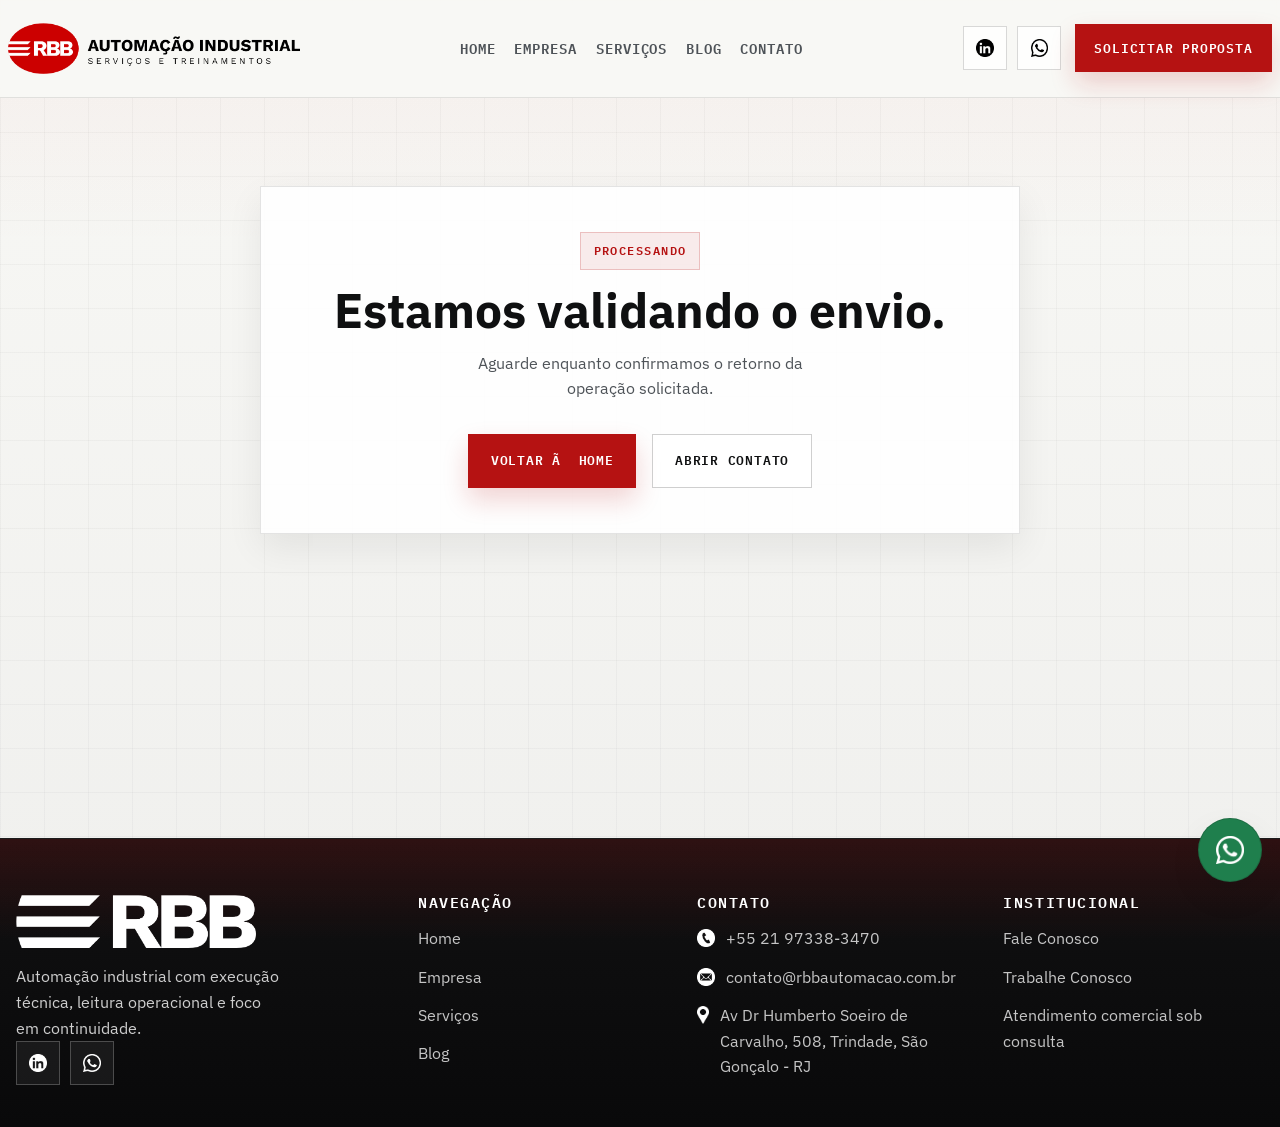
<file: obrigado.html>
﻿<!doctype html>
<html lang="pt-BR">
  <head>
    <meta charset="UTF-8" />
    <meta name="viewport" content="width=device-width, initial-scale=1.0" />
    <meta name="description" content="Confirmação de envio da solicitação ou cadastro pela RBB Automação." />
    <meta name="author" content="RBB Automação" />
    <meta name="theme-color" content="#b51212" />
    <title>Confirmação de envio | RBB Automação</title>
    <link rel="preconnect" href="https://fonts.googleapis.com" />
    <link rel="preconnect" href="https://fonts.gstatic.com" crossorigin />
    <link href="https://fonts.googleapis.com/css2?family=IBM+Plex+Sans:wght@400;500;600;700&family=IBM+Plex+Mono:wght@500;600&display=swap" rel="stylesheet" />
    <link rel="icon" type="image/png" href="assets/img/logo/logo-padrao.png" />
    <link rel="stylesheet" href="assets/css/global.css" />
    <link rel="stylesheet" href="assets/css/components.css" />
    <link rel="stylesheet" href="assets/css/pages.css" />
    <link rel="stylesheet" href="assets/css/responsive.css" />
  </head>
  <body class="page-internal">
    <header class="site-header" id="topo">
      <div class="container header-inner">
        <div class="header-bar">
          <a class="brand" href="./index.html#home" aria-label="Página inicial da RBB Automação"><img src="assets/img/logo/logo-topo.png" alt="RBB Automação Industrial" /></a>
          <nav class="main-nav" id="menu-principal" aria-label="Menu principal">
            <a href="./index.html#home">Home</a>
            <a href="index.html#sobre">Empresa</a>
            <a href="index.html#servicos">Serviços</a>
            <a href="blog.html">Blog</a>
            <a href="fale-conosco.html">Contato</a>
          </nav>
          <div class="header-actions">
            <div class="header-social" aria-label="Redes sociais">
              <a href="https://www.linkedin.com/company/rbb-automa%C3%A7%C3%A3o/about/?viewAsMember=true" target="_blank" rel="noopener" aria-label="LinkedIn da RBB Automação"><img src="assets/img/social/linkedin-preto.png" alt="" /></a>
              <a href="https://wa.me/5521973383470" target="_blank" rel="noopener" aria-label="WhatsApp da RBB Automação"><img src="assets/img/social/whatsapp-preto.png" alt="" /></a>
            </div>
            <a class="btn btn-primary header-cta" href="fale-conosco.html">Solicitar proposta</a>
          </div>
          <button class="menu-toggle" type="button" aria-label="Abrir menu" aria-expanded="false" aria-controls="menu-principal"><span></span><span></span><span></span></button>
        </div>
      </div>
    </header>
    <main>
      <section class="maintenance-section thank-you-section">
        <div class="container">
          <div class="maintenance-card reveal status-card" data-status-card>
            <span class="maintenance-badge" data-status-badge>Processando</span>
            <h1 data-status-title>Estamos validando o envio.</h1>
            <p data-status-message>Aguarde enquanto confirmamos o retorno da operação solicitada.</p>
            <div class="maintenance-actions">
              <a class="btn btn-primary" href="./index.html#home">Voltar Ã  home</a>
              <a class="btn btn-secondary" href="fale-conosco.html">Abrir contato</a>
            </div>
          </div>
        </div>
      </section>
    </main>
    <a class="whatsapp-float" href="https://wa.me/5521973383470" target="_blank" rel="noopener" aria-label="Abrir conversa no WhatsApp">
      <img src="assets/img/social/whatsapp-branco.png" alt="" />
    </a>
    <footer class="site-footer">
      <div class="container footer-grid">
        <div class="footer-brand-block">
          <img class="footer-logo" src="assets/img/logo/logo-footer-branco.png" alt="RBB Automação" />
          <p>Automação industrial com execução técnica, leitura operacional e foco em continuidade.</p>
          <div class="footer-social">
            <a href="https://www.linkedin.com/company/rbb-automa%C3%A7%C3%A3o/about/?viewAsMember=true" target="_blank" rel="noopener" aria-label="LinkedIn da RBB Automação"><img src="assets/img/social/linkedin-branco.png" alt="" /></a>
            <a href="https://wa.me/5521973383470" target="_blank" rel="noopener" aria-label="WhatsApp da RBB Automação"><img src="assets/img/social/whatsapp-branco.png" alt="" /></a>
          </div>
        </div>
        <div>
          <h3>Navegação</h3>
          <ul class="footer-list">
            <li><a href="./index.html#home">Home</a></li>
            <li><a href="index.html#sobre">Empresa</a></li>
            <li><a href="index.html#servicos">Serviços</a></li>
            <li><a href="blog.html">Blog</a></li>
          </ul>
        </div>
        <div>
          <h3>Contato</h3>
          <ul class="footer-list footer-contact">
            <li><img src="assets/img/icons/icone-contato.png" alt="" /><a href="tel:5521973383470">+55 21 97338-3470</a></li>
            <li><img src="assets/img/icons/icone-email.png" alt="" /><a href="mailto:contato@rbbautomacao.com.br">contato@rbbautomacao.com.br</a></li>
            <li><img src="assets/img/icons/icone-localizacao.png" alt="" /><span>Av Dr Humberto Soeiro de Carvalho, 508, Trindade, São Gonçalo - RJ</span></li>
          </ul>
        </div>
        <div>
          <h3>Institucional</h3>
          <ul class="footer-list">
            <li><a href="fale-conosco.html">Fale Conosco</a></li>
            <li><a href="trabalhe-aqui.html">Trabalhe Conosco</a></li>
            <li><span>Atendimento comercial sob consulta</span></li>
          </ul>
        </div>
      </div>
    </footer>
    <script src="assets/js/main.js"></script>
  </body>
</html>
</file>
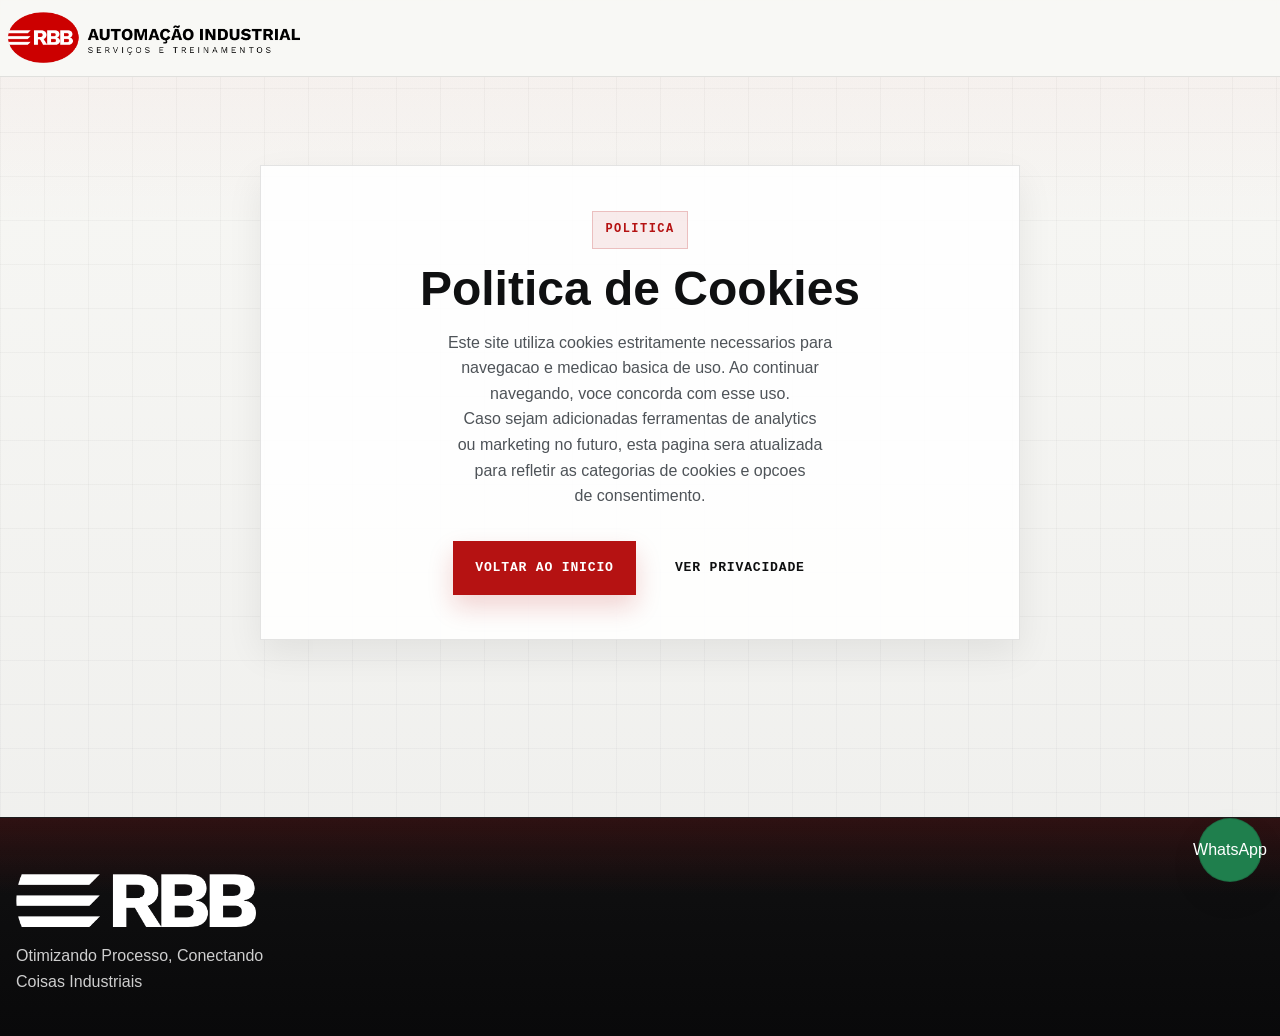
<file: politica-de-cookies.html>
<!DOCTYPE html>
<html lang="pt-BR">
<head>
  <meta charset="UTF-8">
  <meta name="viewport" content="width=device-width, initial-scale=1.0">
  <meta name="robots" content="index,follow,max-image-preview:large">
  <meta name="description" content="Politica de cookies da RBB Automacao.">
  <meta name="theme-color" content="#cc0000">
  <title>Politica de Cookies | RBB Automacao</title>
  <link rel="icon" type="image/png" href="assets/img/logo/logo-padrao.png">
  <link rel="stylesheet" href="assets/css/global.css">
  <link rel="stylesheet" href="assets/css/components.css">
  <link rel="stylesheet" href="assets/css/pages.css">
  <link rel="stylesheet" href="assets/css/responsive.css">
</head>
<body class="page-internal">
  <header class="site-header" id="topo">
    <div class="container header-inner">
      <div class="header-top">
        <a class="brand" href="index.html" aria-label="Pagina inicial da RBB Automacao">
          <img src="assets/img/logo/logo-topo.png" alt="RBB Automacao Industrial" />
        </a>
      </div>
    </div>
  </header>

  <main>
    <section class="maintenance-section">
      <div class="container">
        <div class="maintenance-card reveal">
          <span class="maintenance-badge">Politica</span>
          <h1>Politica de Cookies</h1>
          <p>Este site utiliza cookies estritamente necessarios para navegacao e medicao basica de uso. Ao continuar navegando, voce concorda com esse uso.</p>
          <p>Caso sejam adicionadas ferramentas de analytics ou marketing no futuro, esta pagina sera atualizada para refletir as categorias de cookies e opcoes de consentimento.</p>
          <div class="maintenance-actions">
            <a class="btn btn-primary" href="index.html">Voltar ao inicio</a>
            <a class="btn btn-outline" href="declaracao-de-privacidade.html">Ver privacidade</a>
          </div>
        </div>
      </div>
    </section>
  </main>

  <footer class="site-footer">
    <div class="container footer-grid">
      <div class="footer-brand-block">
        <img class="footer-logo" src="assets/img/logo/logo-footer-branco.png" alt="RBB Automacao">
        <p>Otimizando Processo, Conectando Coisas Industriais</p>
      </div>
    </div>
  </footer>
  <script src="assets/js/main.js"></script>
</body>
</html>
</file>
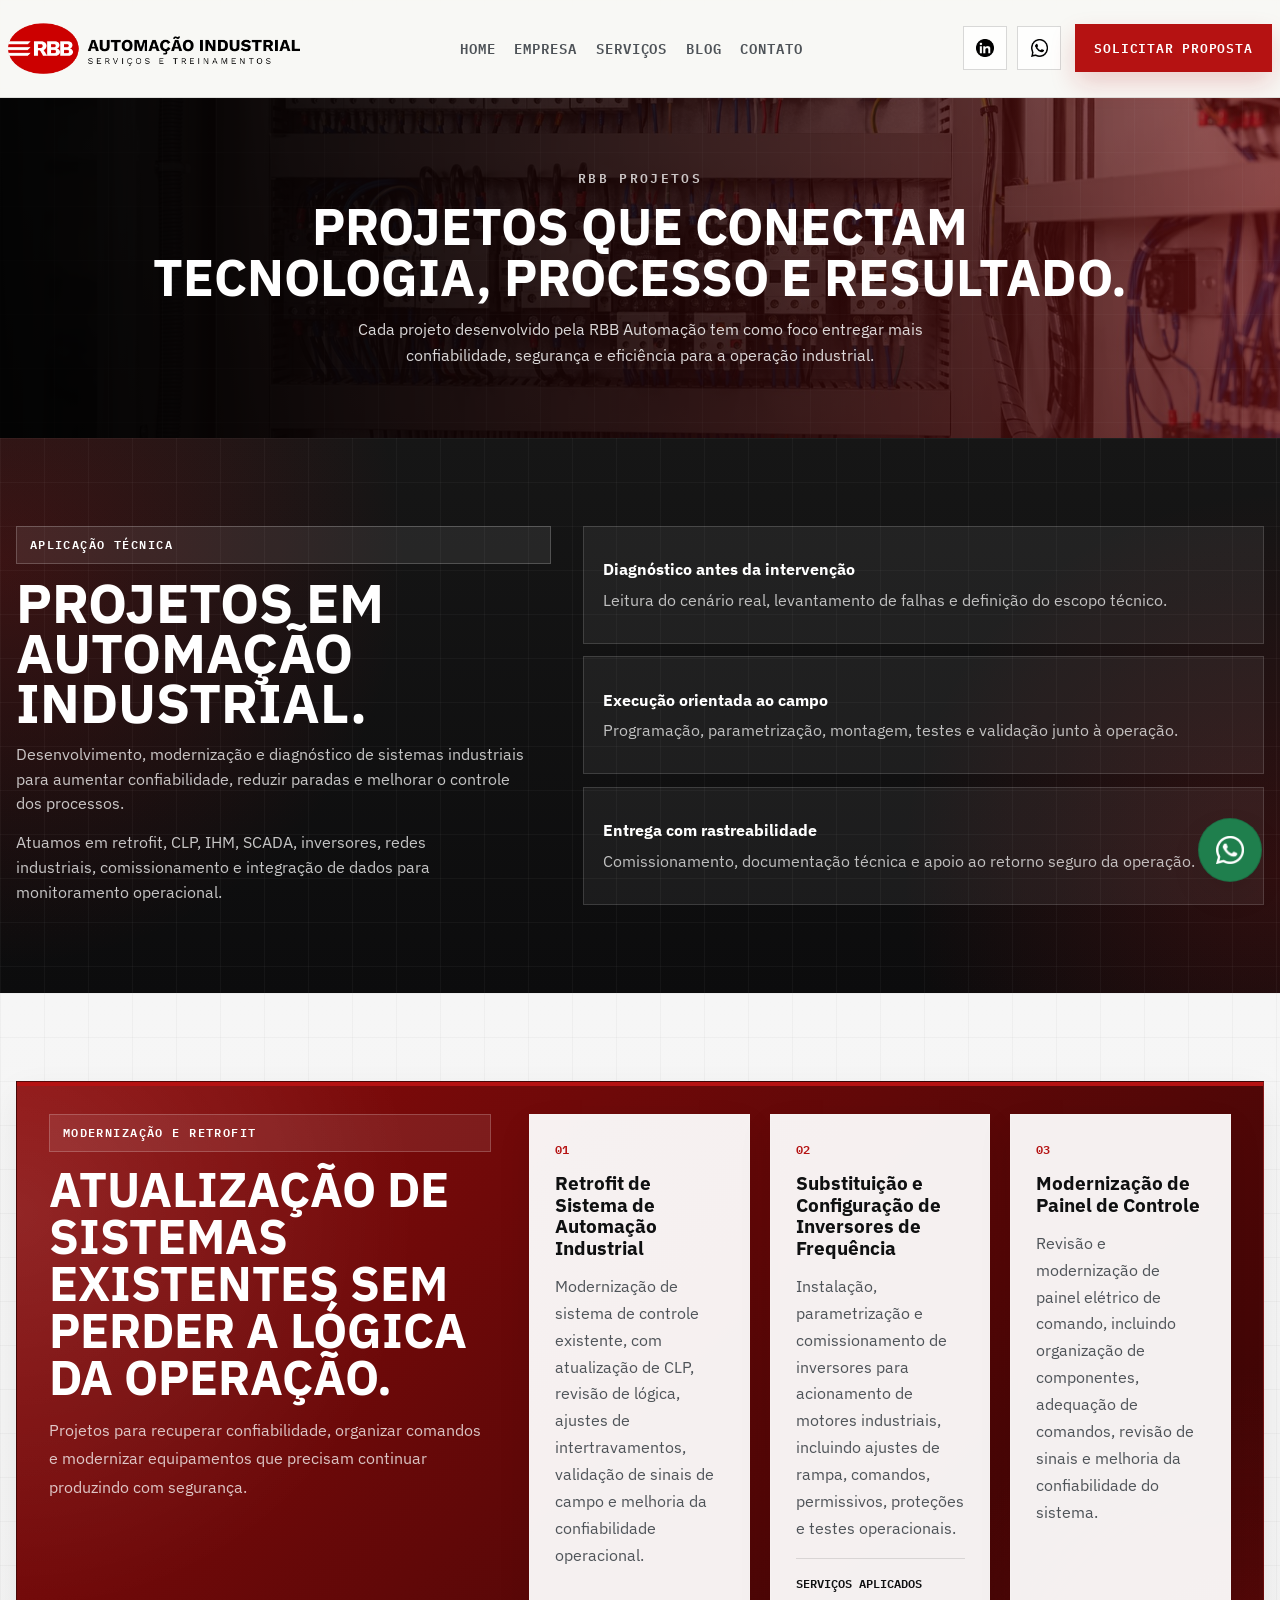
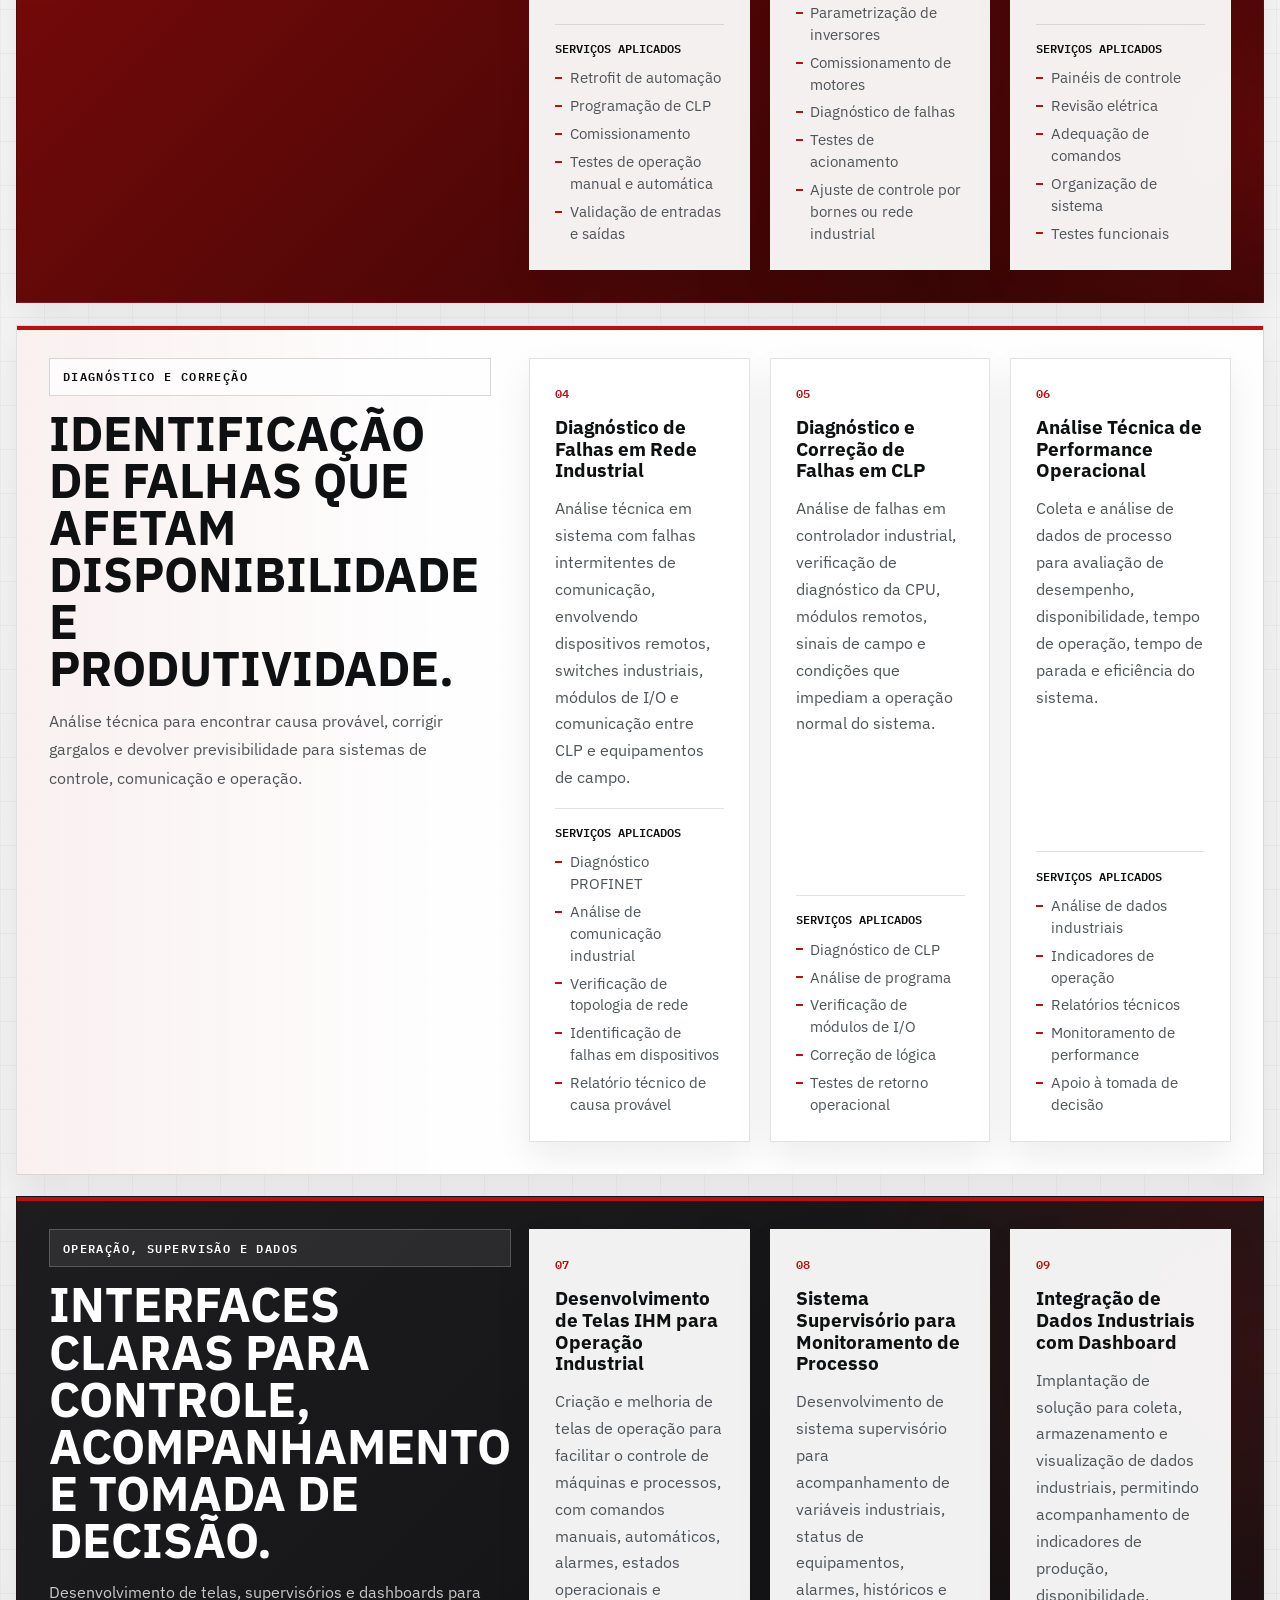
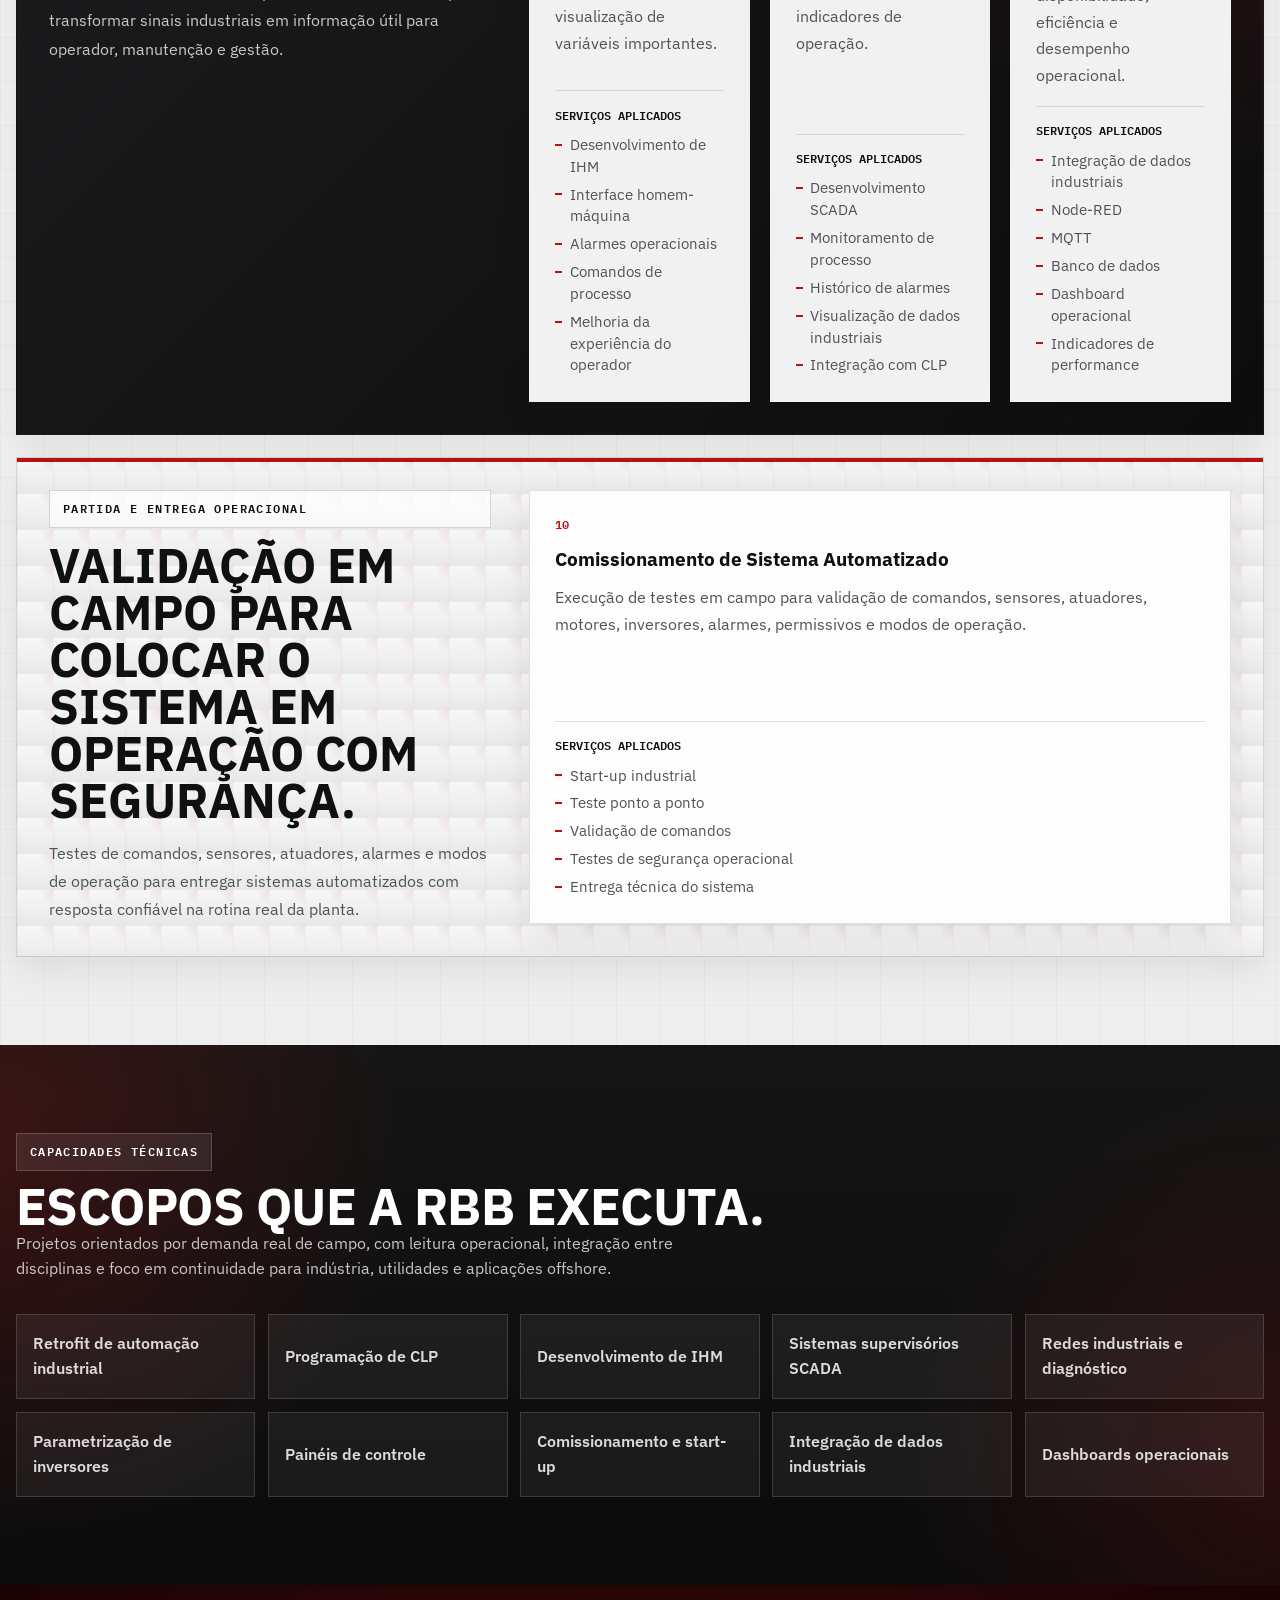
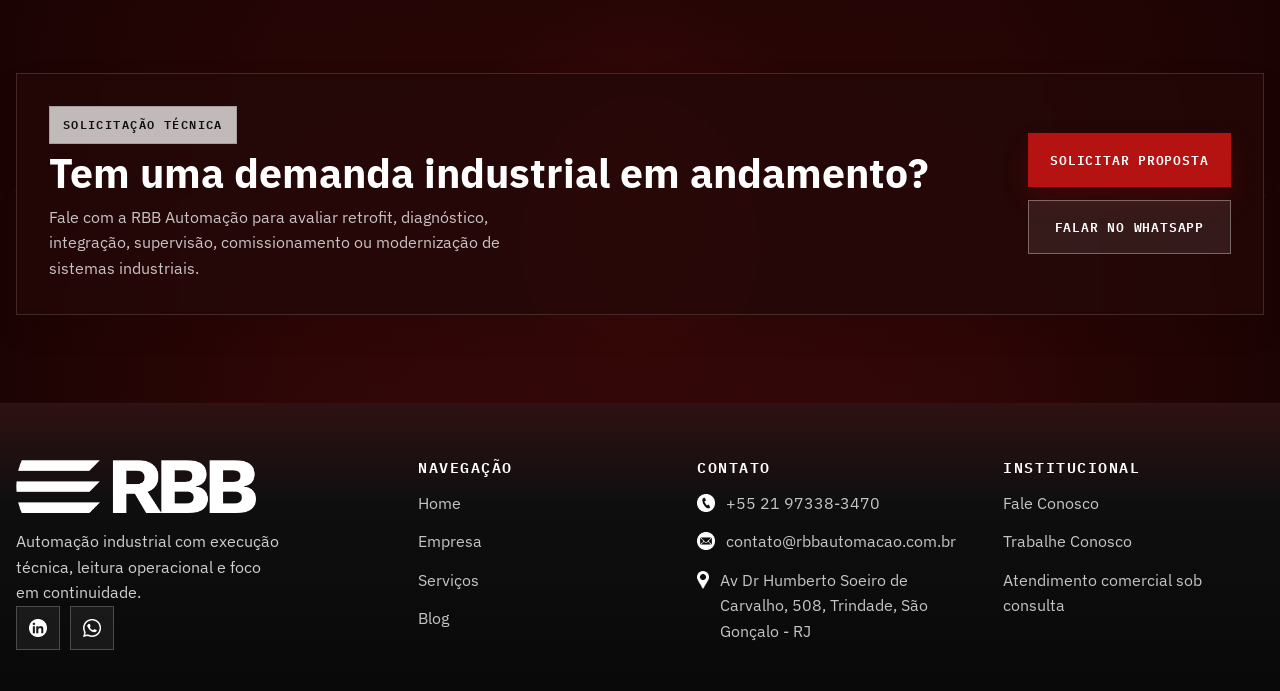
<file: projetos.html>
﻿<!doctype html>
<html lang="pt-BR">
  <head>
    <meta charset="UTF-8" />
    <meta name="viewport" content="width=device-width, initial-scale=1.0" />
    <meta name="description" content="Projetos de automação industrial da RBB no Rio de Janeiro, com foco em retrofit, integração, painéis elétricos, CLP, supervisão e aplicações para indústria e offshore." />
    <meta name="keywords" content="projetos automação industrial rio de janeiro, retrofit industrial, clp, scada, painéis elétricos, comissionamento offshore" />
    <meta name="author" content="RBB Automação" />
    <meta name="theme-color" content="#b51212" />
    <meta name="robots" content="index, follow, max-snippet:160, max-image-preview:large" />
    <link rel="canonical" href="https://rbbautomacao.com.br/projetos.html" />
    <title>Projetos de Automação Industrial | RBB Automação</title>
    <link rel="preconnect" href="https://fonts.googleapis.com" />
    <link rel="preconnect" href="https://fonts.gstatic.com" crossorigin />
    <link href="https://fonts.googleapis.com/css2?family=IBM+Plex+Sans:wght@400;500;600;700&family=IBM+Plex+Mono:wght@500;600&display=swap" rel="stylesheet" />
    <link rel="icon" type="image/png" href="assets/img/logo/logo-padrao.png" />
    <link rel="preload" as="image" href="assets/img/banners/banner-rbb.png" fetchpriority="high" />
    <link rel="stylesheet" href="assets/css/global.css" />
    <link rel="stylesheet" href="assets/css/components.css" />
    <link rel="stylesheet" href="assets/css/pages.css" />
    <link rel="stylesheet" href="assets/css/responsive.css" />
  </head>
  <body class="page-internal">
    <a class="skip-link" href="#conteudo-principal">Ir para o conteúdo</a>
    <header class="site-header" id="topo">
      <div class="container header-inner">
        <div class="header-bar">
          <a class="brand" href="./index.html#home" aria-label="Página inicial da RBB Automação"><img src="assets/img/logo/logo-topo.png" alt="RBB Automação Industrial" /></a>
          <nav class="main-nav" id="menu-principal" aria-label="Menu principal">
            <a href="./index.html#home">Home</a>
            <a href="index.html#sobre">Empresa</a>
            <a href="index.html#servicos">Serviços</a>
            <a href="blog.html">Blog</a>
            <a href="fale-conosco.html">Contato</a>
          </nav>
          <div class="header-actions">
            <div class="header-social" aria-label="Redes sociais">
              <a href="https://www.linkedin.com/company/rbb-automa%C3%A7%C3%A3o/about/?viewAsMember=true" target="_blank" rel="noopener" aria-label="LinkedIn da RBB Automação"><img src="assets/img/social/linkedin-preto.png" alt="" /></a>
              <a href="https://wa.me/5521973383470" target="_blank" rel="noopener" aria-label="WhatsApp da RBB Automação"><img src="assets/img/social/whatsapp-preto.png" alt="" /></a>
            </div>
            <a class="btn btn-primary header-cta" href="fale-conosco.html">Solicitar proposta</a>
          </div>
          <button class="menu-toggle" type="button" aria-label="Abrir menu" aria-expanded="false" aria-controls="menu-principal"><span></span><span></span><span></span></button>
        </div>
      </div>
    </header>
    <main id="conteudo-principal">
      <section class="internal-hero">
        <div class="internal-hero__media"><img src="assets/img/banners/banner-rbb.png" alt="Painel industrial" /></div>
        <div class="internal-hero__overlay"></div>
        <div class="container internal-hero__content reveal">
          <p class="section-index section-index--light">RBB PROJETOS</p>
          <h1>Projetos que conectam tecnologia, processo e resultado.</h1>
          <p>
            Cada projeto desenvolvido pela RBB Automação tem como foco entregar mais confiabilidade,
            segurança e eficiência para a operação industrial.
          </p>
        </div>
      </section>

      <section class="projects-intro-section">
        <div class="container projects-intro-grid">
          <div class="projects-intro-copy">
            <span class="eyebrow">Aplicação técnica</span>
            <h2>Projetos em automação industrial.</h2>
            <p>
              Desenvolvimento, modernização e diagnóstico de sistemas industriais para aumentar
              confiabilidade, reduzir paradas e melhorar o controle dos processos.
            </p>
            <p>
              Atuamos em retrofit, CLP, IHM, SCADA, inversores, redes industriais, comissionamento
              e integração de dados para monitoramento operacional.
            </p>
          </div>

          <div class="projects-intro-list">
            <div>
              <strong>Diagnóstico antes da intervenção</strong>
              <span>Leitura do cenário real, levantamento de falhas e definição do escopo técnico.</span>
            </div>
            <div>
              <strong>Execução orientada ao campo</strong>
              <span>Programação, parametrização, montagem, testes e validação junto à operação.</span>
            </div>
            <div>
              <strong>Entrega com rastreabilidade</strong>
              <span>Comissionamento, documentação técnica e apoio ao retorno seguro da operação.</span>
            </div>
          </div>
        </div>
      </section>

      <section class="projects-section">
        <div class="container">
          <div class="project-group project-group--red">
            <div class="project-group__header">
              <span class="eyebrow">Modernização e retrofit</span>
              <h2>Atualização de sistemas existentes sem perder a lógica da operação.</h2>
              <p>
                Projetos para recuperar confiabilidade, organizar comandos e modernizar equipamentos que
                precisam continuar produzindo com segurança.
              </p>
            </div>

            <div class="project-card-grid">
              <article class="project-card">
                <span class="project-card__number">01</span>
                <h3>Retrofit de Sistema de Automação Industrial</h3>
                <p>
                  Modernização de sistema de controle existente, com atualização de CLP, revisão de lógica,
                  ajustes de intertravamentos, validação de sinais de campo e melhoria da confiabilidade operacional.
                </p>
                <div class="project-card__services">
                  <strong>Serviços aplicados</strong>
                  <ul>
                    <li>Retrofit de automação</li>
                    <li>Programação de CLP</li>
                    <li>Comissionamento</li>
                    <li>Testes de operação manual e automática</li>
                    <li>Validação de entradas e saídas</li>
                  </ul>
                </div>
              </article>

              <article class="project-card">
                <span class="project-card__number">02</span>
                <h3>Substituição e Configuração de Inversores de Frequência</h3>
                <p>
                  Instalação, parametrização e comissionamento de inversores para acionamento de motores
                  industriais, incluindo ajustes de rampa, comandos, permissivos, proteções e testes operacionais.
                </p>
                <div class="project-card__services">
                  <strong>Serviços aplicados</strong>
                  <ul>
                    <li>Parametrização de inversores</li>
                    <li>Comissionamento de motores</li>
                    <li>Diagnóstico de falhas</li>
                    <li>Testes de acionamento</li>
                    <li>Ajuste de controle por bornes ou rede industrial</li>
                  </ul>
                </div>
              </article>

              <article class="project-card">
                <span class="project-card__number">03</span>
                <h3>Modernização de Painel de Controle</h3>
                <p>
                  Revisão e modernização de painel elétrico de comando, incluindo organização de componentes,
                  adequação de comandos, revisão de sinais e melhoria da confiabilidade do sistema.
                </p>
                <div class="project-card__services">
                  <strong>Serviços aplicados</strong>
                  <ul>
                    <li>Painéis de controle</li>
                    <li>Revisão elétrica</li>
                    <li>Adequação de comandos</li>
                    <li>Organização de sistema</li>
                    <li>Testes funcionais</li>
                  </ul>
                </div>
              </article>
            </div>
          </div>

          <div class="project-group project-group--light">
            <div class="project-group__header">
              <span class="eyebrow">Diagnóstico e correção</span>
              <h2>Identificação de falhas que afetam disponibilidade e produtividade.</h2>
              <p>
                Análise técnica para encontrar causa provável, corrigir gargalos e devolver previsibilidade
                para sistemas de controle, comunicação e operação.
              </p>
            </div>

            <div class="project-card-grid">
              <article class="project-card">
                <span class="project-card__number">04</span>
                <h3>Diagnóstico de Falhas em Rede Industrial</h3>
                <p>
                  Análise técnica em sistema com falhas intermitentes de comunicação, envolvendo dispositivos
                  remotos, switches industriais, módulos de I/O e comunicação entre CLP e equipamentos de campo.
                </p>
                <div class="project-card__services">
                  <strong>Serviços aplicados</strong>
                  <ul>
                    <li>Diagnóstico PROFINET</li>
                    <li>Análise de comunicação industrial</li>
                    <li>Verificação de topologia de rede</li>
                    <li>Identificação de falhas em dispositivos</li>
                    <li>Relatório técnico de causa provável</li>
                  </ul>
                </div>
              </article>

              <article class="project-card">
                <span class="project-card__number">05</span>
                <h3>Diagnóstico e Correção de Falhas em CLP</h3>
                <p>
                  Análise de falhas em controlador industrial, verificação de diagnóstico da CPU, módulos
                  remotos, sinais de campo e condições que impediam a operação normal do sistema.
                </p>
                <div class="project-card__services">
                  <strong>Serviços aplicados</strong>
                  <ul>
                    <li>Diagnóstico de CLP</li>
                    <li>Análise de programa</li>
                    <li>Verificação de módulos de I/O</li>
                    <li>Correção de lógica</li>
                    <li>Testes de retorno operacional</li>
                  </ul>
                </div>
              </article>

              <article class="project-card">
                <span class="project-card__number">06</span>
                <h3>Análise Técnica de Performance Operacional</h3>
                <p>
                  Coleta e análise de dados de processo para avaliação de desempenho, disponibilidade,
                  tempo de operação, tempo de parada e eficiência do sistema.
                </p>
                <div class="project-card__services">
                  <strong>Serviços aplicados</strong>
                  <ul>
                    <li>Análise de dados industriais</li>
                    <li>Indicadores de operação</li>
                    <li>Relatórios técnicos</li>
                    <li>Monitoramento de performance</li>
                    <li>Apoio à tomada de decisão</li>
                  </ul>
                </div>
              </article>
            </div>
          </div>

          <div class="project-group project-group--dark">
            <div class="project-group__header">
              <span class="eyebrow">Operação, supervisão e dados</span>
              <h2>Interfaces claras para controle, acompanhamento e tomada de decisão.</h2>
              <p>
                Desenvolvimento de telas, supervisórios e dashboards para transformar sinais industriais em
                informação útil para operador, manutenção e gestão.
              </p>
            </div>

            <div class="project-card-grid">
              <article class="project-card">
                <span class="project-card__number">07</span>
                <h3>Desenvolvimento de Telas IHM para Operação Industrial</h3>
                <p>
                  Criação e melhoria de telas de operação para facilitar o controle de máquinas e processos,
                  com comandos manuais, automáticos, alarmes, estados operacionais e visualização de variáveis importantes.
                </p>
                <div class="project-card__services">
                  <strong>Serviços aplicados</strong>
                  <ul>
                    <li>Desenvolvimento de IHM</li>
                    <li>Interface homem-máquina</li>
                    <li>Alarmes operacionais</li>
                    <li>Comandos de processo</li>
                    <li>Melhoria da experiência do operador</li>
                  </ul>
                </div>
              </article>

              <article class="project-card">
                <span class="project-card__number">08</span>
                <h3>Sistema Supervisório para Monitoramento de Processo</h3>
                <p>
                  Desenvolvimento de sistema supervisório para acompanhamento de variáveis industriais, status
                  de equipamentos, alarmes, históricos e indicadores de operação.
                </p>
                <div class="project-card__services">
                  <strong>Serviços aplicados</strong>
                  <ul>
                    <li>Desenvolvimento SCADA</li>
                    <li>Monitoramento de processo</li>
                    <li>Histórico de alarmes</li>
                    <li>Visualização de dados industriais</li>
                    <li>Integração com CLP</li>
                  </ul>
                </div>
              </article>

              <article class="project-card">
                <span class="project-card__number">09</span>
                <h3>Integração de Dados Industriais com Dashboard</h3>
                <p>
                  Implantação de solução para coleta, armazenamento e visualização de dados industriais,
                  permitindo acompanhamento de indicadores de produção, disponibilidade, eficiência e desempenho operacional.
                </p>
                <div class="project-card__services">
                  <strong>Serviços aplicados</strong>
                  <ul>
                    <li>Integração de dados industriais</li>
                    <li>Node-RED</li>
                    <li>MQTT</li>
                    <li>Banco de dados</li>
                    <li>Dashboard operacional</li>
                    <li>Indicadores de performance</li>
                  </ul>
                </div>
              </article>
            </div>
          </div>

          <div class="project-group project-group--cream">
            <div class="project-group__header">
              <span class="eyebrow">Partida e entrega operacional</span>
              <h2>Validação em campo para colocar o sistema em operação com segurança.</h2>
              <p>
                Testes de comandos, sensores, atuadores, alarmes e modos de operação para entregar
                sistemas automatizados com resposta confiável na rotina real da planta.
              </p>
            </div>

            <div class="project-card-grid project-card-grid--single">
              <article class="project-card">
                <span class="project-card__number">10</span>
                <h3>Comissionamento de Sistema Automatizado</h3>
                <p>
                  Execução de testes em campo para validação de comandos, sensores, atuadores, motores,
                  inversores, alarmes, permissivos e modos de operação.
                </p>
                <div class="project-card__services">
                  <strong>Serviços aplicados</strong>
                  <ul>
                    <li>Start-up industrial</li>
                    <li>Teste ponto a ponto</li>
                    <li>Validação de comandos</li>
                    <li>Testes de segurança operacional</li>
                    <li>Entrega técnica do sistema</li>
                  </ul>
                </div>
              </article>
            </div>
          </div>

        </div>
      </section>

      <section class="capabilities-section">
        <div class="container">
          <div class="section-heading section-heading--light">
            <span class="eyebrow">Capacidades técnicas</span>
            <h2>Escopos que a RBB executa.</h2>
            <p>
              Projetos orientados por demanda real de campo, com leitura operacional, integração
              entre disciplinas e foco em continuidade para indústria, utilidades e aplicações offshore.
            </p>
          </div>
          <div class="capability-grid">
            <span>Retrofit de automação industrial</span>
            <span>Programação de CLP</span>
            <span>Desenvolvimento de IHM</span>
            <span>Sistemas supervisórios SCADA</span>
            <span>Redes industriais e diagnóstico</span>
            <span>Parametrização de inversores</span>
            <span>Painéis de controle</span>
            <span>Comissionamento e start-up</span>
            <span>Integração de dados industriais</span>
            <span>Dashboards operacionais</span>
          </div>
        </div>
      </section>

      <section class="cta-section">
        <div class="container">
          <div class="cta-panel project-cta-panel">
            <div>
              <span class="eyebrow">Solicitação técnica</span>
              <h2>Tem uma demanda industrial em andamento?</h2>
              <p>
                Fale com a RBB Automação para avaliar retrofit, diagnóstico, integração, supervisão,
                comissionamento ou modernização de sistemas industriais.
              </p>
            </div>
            <div class="cta-panel__actions">
              <a class="btn btn-primary" href="fale-conosco.html">Solicitar proposta</a>
              <a class="btn btn-secondary btn-secondary--light" href="https://wa.me/5521973383470" target="_blank" rel="noopener">Falar no WhatsApp</a>
            </div>
          </div>
        </div>
      </section>
    </main>
    <a class="whatsapp-float" href="https://wa.me/5521973383470" target="_blank" rel="noopener" aria-label="Abrir conversa no WhatsApp">
      <img src="assets/img/social/whatsapp-branco.png" alt="" />
    </a>
    <footer class="site-footer">
      <div class="container footer-grid">
        <div class="footer-brand-block">
          <img class="footer-logo" src="assets/img/logo/logo-footer-branco.png" alt="RBB Automação" />
          <p>Automação industrial com execução técnica, leitura operacional e foco em continuidade.</p>
          <div class="footer-social">
            <a href="https://www.linkedin.com/company/rbb-automa%C3%A7%C3%A3o/about/?viewAsMember=true" target="_blank" rel="noopener" aria-label="LinkedIn da RBB Automação"><img src="assets/img/social/linkedin-branco.png" alt="" /></a>
            <a href="https://wa.me/5521973383470" target="_blank" rel="noopener" aria-label="WhatsApp da RBB Automação"><img src="assets/img/social/whatsapp-branco.png" alt="" /></a>
          </div>
        </div>
        <div>
          <h3>Navegação</h3>
          <ul class="footer-list">
            <li><a href="./index.html#home">Home</a></li>
            <li><a href="index.html#sobre">Empresa</a></li>
            <li><a href="index.html#servicos">Serviços</a></li>
            <li><a href="blog.html">Blog</a></li>
          </ul>
        </div>
        <div>
          <h3>Contato</h3>
          <ul class="footer-list footer-contact">
            <li><img src="assets/img/icons/icone-contato.png" alt="" /><a href="tel:5521973383470">+55 21 97338-3470</a></li>
            <li><img src="assets/img/icons/icone-email.png" alt="" /><a href="mailto:contato@rbbautomacao.com.br">contato@rbbautomacao.com.br</a></li>
            <li><img src="assets/img/icons/icone-localizacao.png" alt="" /><span>Av Dr Humberto Soeiro de Carvalho, 508, Trindade, São Gonçalo - RJ</span></li>
          </ul>
        </div>
        <div>
          <h3>Institucional</h3>
          <ul class="footer-list">
            <li><a href="fale-conosco.html">Fale Conosco</a></li>
            <li><a href="trabalhe-aqui.html">Trabalhe Conosco</a></li>
            <li><span>Atendimento comercial sob consulta</span></li>
          </ul>
        </div>
      </div>
    </footer>
    <script src="assets/js/main.js"></script>
  </body>
</html>
</file>
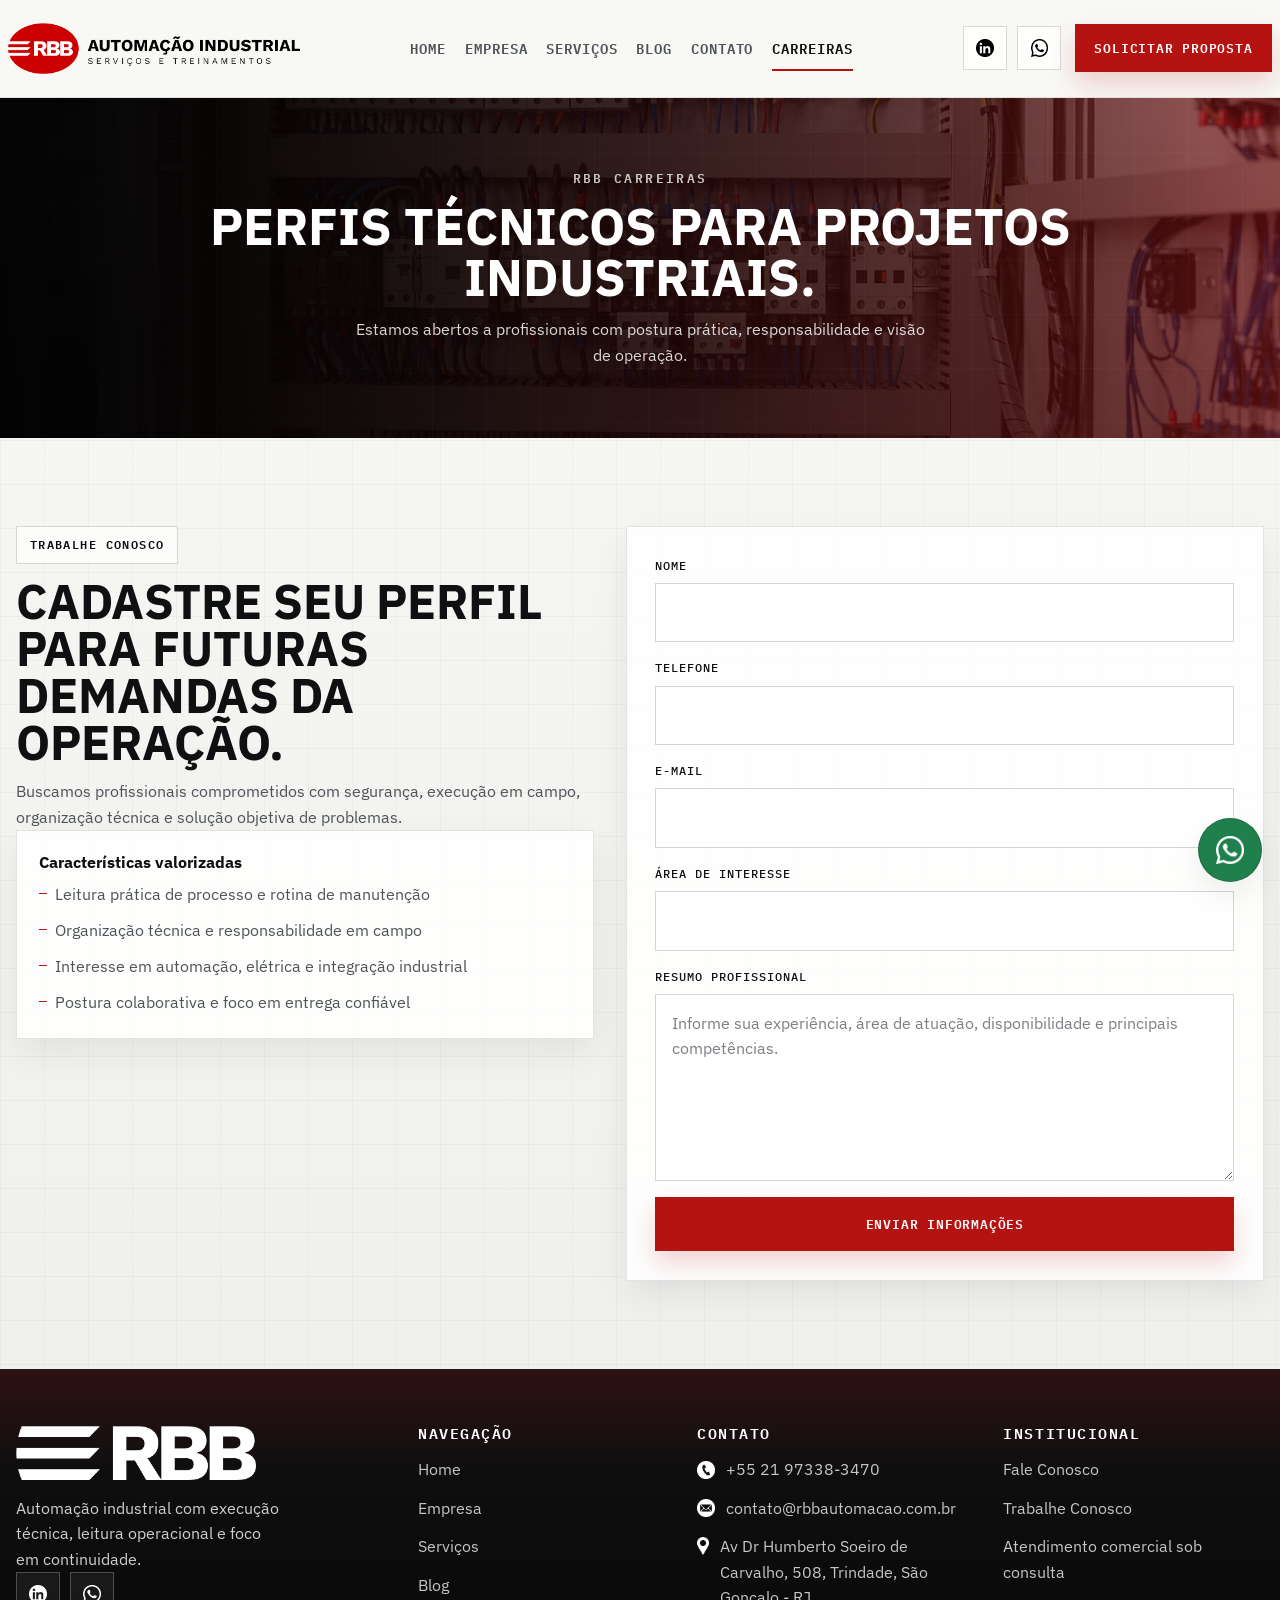
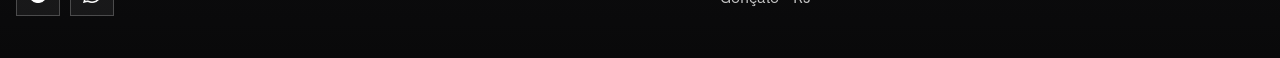
<file: trabalhe-aqui.html>
﻿<!doctype html>
<html lang="pt-BR">
  <head>
    <meta charset="UTF-8" />
    <meta name="viewport" content="width=device-width, initial-scale=1.0" />
    <meta name="description" content="Envie seu perfil profissional para oportunidades na RBB Automação em automação industrial, comissionamento, elétrica e integração." />
    <meta name="keywords" content="trabalhe conosco automação industrial, currículo, elétrica, instrumentação, comissionamento" />
    <meta name="author" content="RBB Automação" />
    <meta name="theme-color" content="#b51212" />
    <meta name="robots" content="index, follow, max-snippet:160, max-image-preview:large" />
    <link rel="canonical" href="https://rbbautomacao.com.br/trabalhe-aqui.html" />
    <title>Trabalhe Conosco | RBB Automação</title>
    <link rel="preconnect" href="https://fonts.googleapis.com" />
    <link rel="preconnect" href="https://fonts.gstatic.com" crossorigin />
    <link href="https://fonts.googleapis.com/css2?family=IBM+Plex+Sans:wght@400;500;600;700&family=IBM+Plex+Mono:wght@500;600&display=swap" rel="stylesheet" />
    <link rel="icon" type="image/png" href="assets/img/logo/logo-padrao.png" />
    <link rel="preload" as="image" href="assets/img/banners/banner-rbb.png" fetchpriority="high" />
    <link rel="stylesheet" href="assets/css/global.css" />
    <link rel="stylesheet" href="assets/css/components.css" />
    <link rel="stylesheet" href="assets/css/pages.css" />
    <link rel="stylesheet" href="assets/css/responsive.css" />
  </head>
  <body class="page-internal">
    <a class="skip-link" href="#conteudo-principal">Ir para o conteúdo</a>
    <header class="site-header" id="topo">
      <div class="container header-inner">
        <div class="header-bar">
          <a class="brand" href="./index.html#home" aria-label="Página inicial da RBB Automação"><img src="assets/img/logo/logo-topo.png" alt="RBB Automação Industrial" /></a>
          <nav class="main-nav" id="menu-principal" aria-label="Menu principal">
            <a href="./index.html#home">Home</a>
            <a href="index.html#sobre">Empresa</a>
            <a href="index.html#servicos">Serviços</a>
            <a href="blog.html">Blog</a>
            <a href="fale-conosco.html">Contato</a>
            <a class="is-active" href="trabalhe-aqui.html">Carreiras</a>
          </nav>
          <div class="header-actions">
            <div class="header-social" aria-label="Redes sociais">
              <a href="https://www.linkedin.com/company/rbb-automa%C3%A7%C3%A3o/about/?viewAsMember=true" target="_blank" rel="noopener" aria-label="LinkedIn da RBB Automação"><img src="assets/img/social/linkedin-preto.png" alt="" /></a>
              <a href="https://wa.me/5521973383470" target="_blank" rel="noopener" aria-label="WhatsApp da RBB Automação"><img src="assets/img/social/whatsapp-preto.png" alt="" /></a>
            </div>
            <a class="btn btn-primary header-cta" href="fale-conosco.html">Solicitar proposta</a>
          </div>
          <button class="menu-toggle" type="button" aria-label="Abrir menu" aria-expanded="false" aria-controls="menu-principal"><span></span><span></span><span></span></button>
        </div>
      </div>
    </header>
    <main id="conteudo-principal">
      <section class="internal-hero">
        <div class="internal-hero__media"><img src="assets/img/banners/banner-rbb.png" alt="Estrutura industrial com supervisão" /></div>
        <div class="internal-hero__overlay"></div>
        <div class="container internal-hero__content reveal">
          <p class="section-index section-index--light">RBB CARREIRAS</p>
          <h1>Perfis técnicos para projetos industriais.</h1>
          <p>Estamos abertos a profissionais com postura prática, responsabilidade e visão de operação.</p>
        </div>
      </section>
      <section class="form-page-section">
        <div class="container form-layout">
          <div class="form-copy reveal">
            <span class="eyebrow">Trabalhe Conosco</span>
            <h2>Cadastre seu perfil para futuras demandas da operação.</h2>
            <p>Buscamos profissionais comprometidos com segurança, execução em campo, organização técnica e solução objetiva de problemas.</p>
            <div class="info-panel">
              <h3>Características valorizadas</h3>
              <ul>
                <li>Leitura prática de processo e rotina de manutenção</li>
                <li>Organização técnica e responsabilidade em campo</li>
                <li>Interesse em automação, elétrica e integração industrial</li>
                <li>Postura colaborativa e foco em entrega confiável</li>
              </ul>
            </div>
          </div>
          <div class="form-shell reveal">
            <form class="contact-form" id="formulario" action="send-careers.php" method="post" novalidate>
              <div class="field-grid field-grid--single">
                <div class="field"><label for="nome">Nome</label><input type="text" id="nome" name="nome" required /></div>
                <div class="field"><label for="telefone">Telefone</label><input type="tel" id="telefone" name="telefone" required /></div>
                <div class="field"><label for="email">E-mail</label><input type="email" id="email" name="email" required /></div>
                <div class="field"><label for="area">Área de interesse</label><input type="text" id="area" name="area" required /></div>
              </div>
              <div class="field"><label for="mensagem">Resumo profissional</label><textarea id="mensagem" name="mensagem" rows="6" placeholder="Informe sua experiência, área de atuação, disponibilidade e principais competências." required></textarea></div>
              <input type="hidden" name="_subject" value="Trabalhe Conosco - RBB Automação" />
              <button class="btn btn-primary" type="submit">Enviar informações</button>
            </form>
          </div>
        </div>
      </section>
    </main>
    <a class="whatsapp-float" href="https://wa.me/5521973383470" target="_blank" rel="noopener" aria-label="Abrir conversa no WhatsApp">
      <img src="assets/img/social/whatsapp-branco.png" alt="" />
    </a>
    <footer class="site-footer">
      <div class="container footer-grid">
        <div class="footer-brand-block">
          <img class="footer-logo" src="assets/img/logo/logo-footer-branco.png" alt="RBB Automação" />
          <p>Automação industrial com execução técnica, leitura operacional e foco em continuidade.</p>
          <div class="footer-social">
            <a href="https://www.linkedin.com/company/rbb-automa%C3%A7%C3%A3o/about/?viewAsMember=true" target="_blank" rel="noopener" aria-label="LinkedIn da RBB Automação"><img src="assets/img/social/linkedin-branco.png" alt="" /></a>
            <a href="https://wa.me/5521973383470" target="_blank" rel="noopener" aria-label="WhatsApp da RBB Automação"><img src="assets/img/social/whatsapp-branco.png" alt="" /></a>
          </div>
        </div>
        <div>
          <h3>Navegação</h3>
          <ul class="footer-list">
            <li><a href="./index.html#home">Home</a></li>
            <li><a href="index.html#sobre">Empresa</a></li>
            <li><a href="index.html#servicos">Serviços</a></li>
            <li><a href="blog.html">Blog</a></li>
          </ul>
        </div>
        <div>
          <h3>Contato</h3>
          <ul class="footer-list footer-contact">
            <li><img src="assets/img/icons/icone-contato.png" alt="" /><a href="tel:5521973383470">+55 21 97338-3470</a></li>
            <li><img src="assets/img/icons/icone-email.png" alt="" /><a href="mailto:contato@rbbautomacao.com.br">contato@rbbautomacao.com.br</a></li>
            <li><img src="assets/img/icons/icone-localizacao.png" alt="" /><span>Av Dr Humberto Soeiro de Carvalho, 508, Trindade, São Gonçalo - RJ</span></li>
          </ul>
        </div>
        <div>
          <h3>Institucional</h3>
          <ul class="footer-list">
            <li><a href="fale-conosco.html">Fale Conosco</a></li>
            <li><a href="trabalhe-aqui.html">Trabalhe Conosco</a></li>
            <li><span>Atendimento comercial sob consulta</span></li>
          </ul>
        </div>
      </div>
    </footer>
    <script src="assets/js/main.js"></script>
  </body>
</html>
</file>
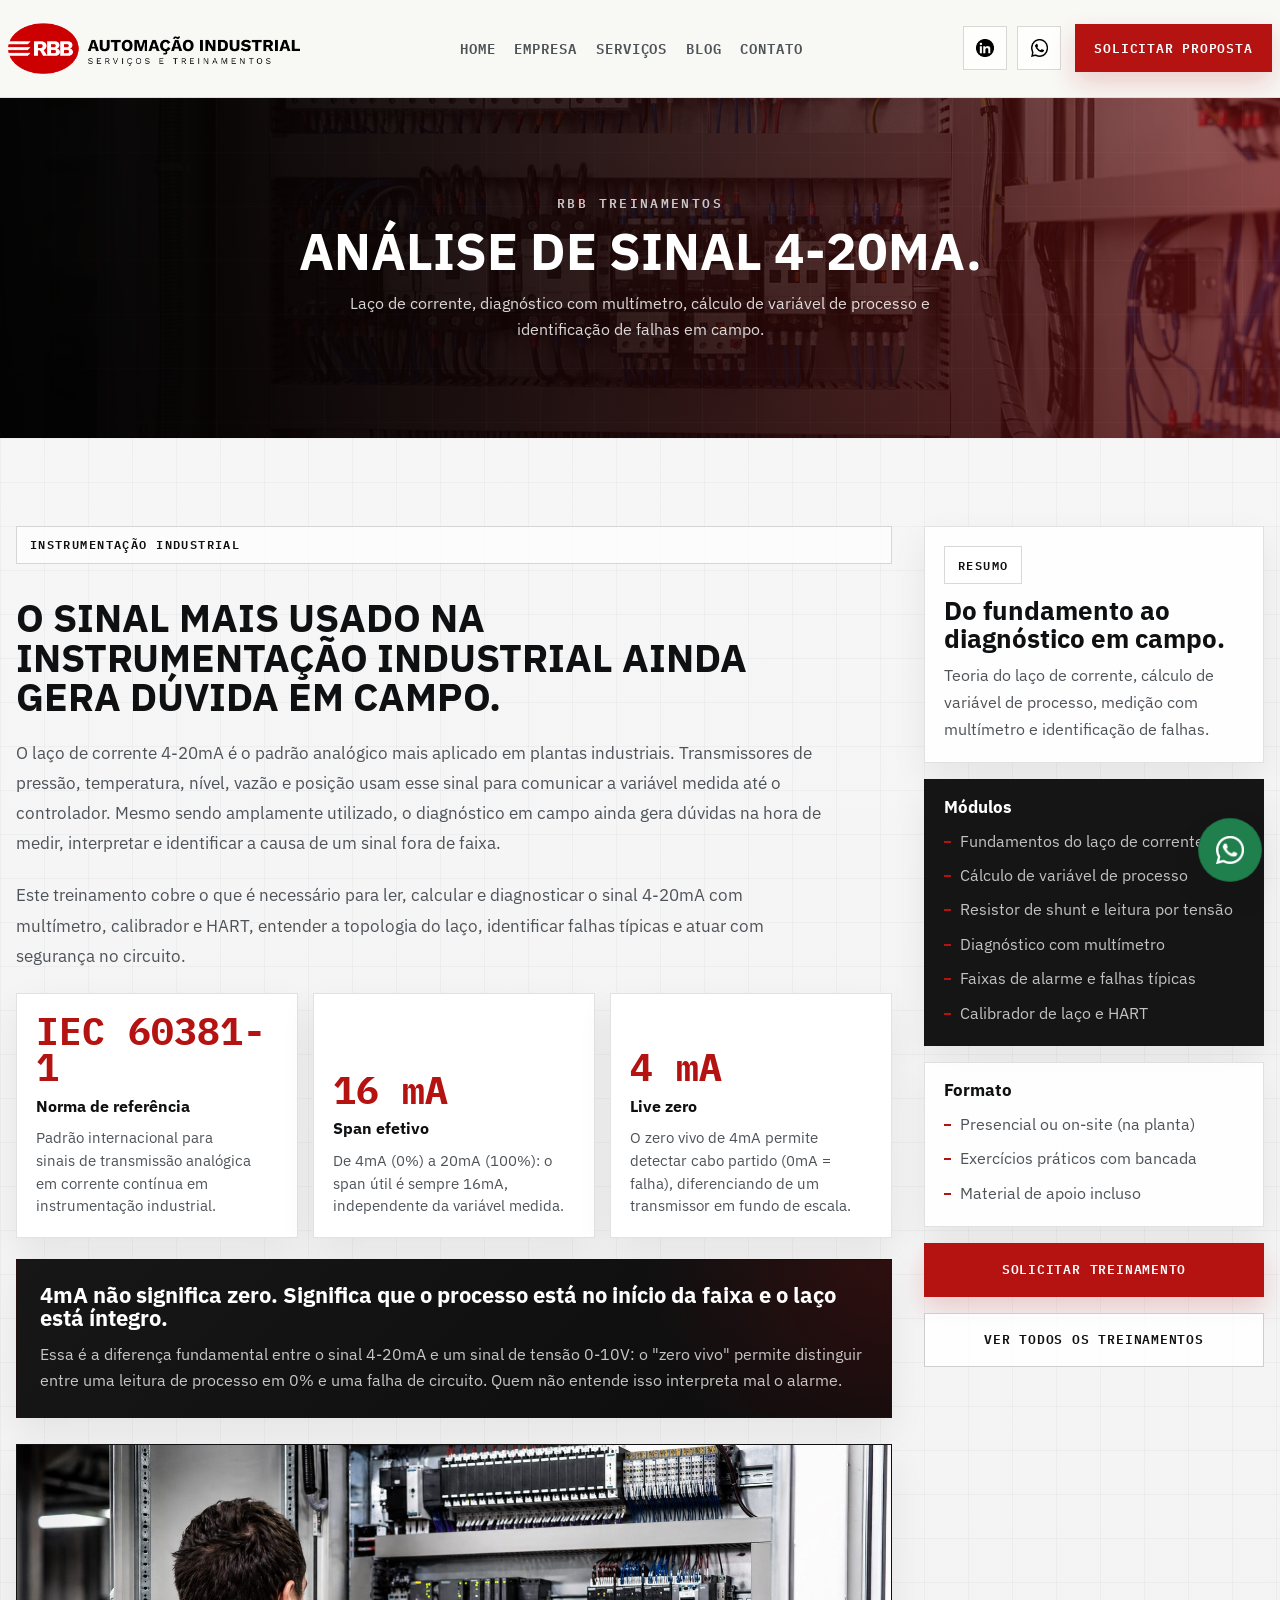
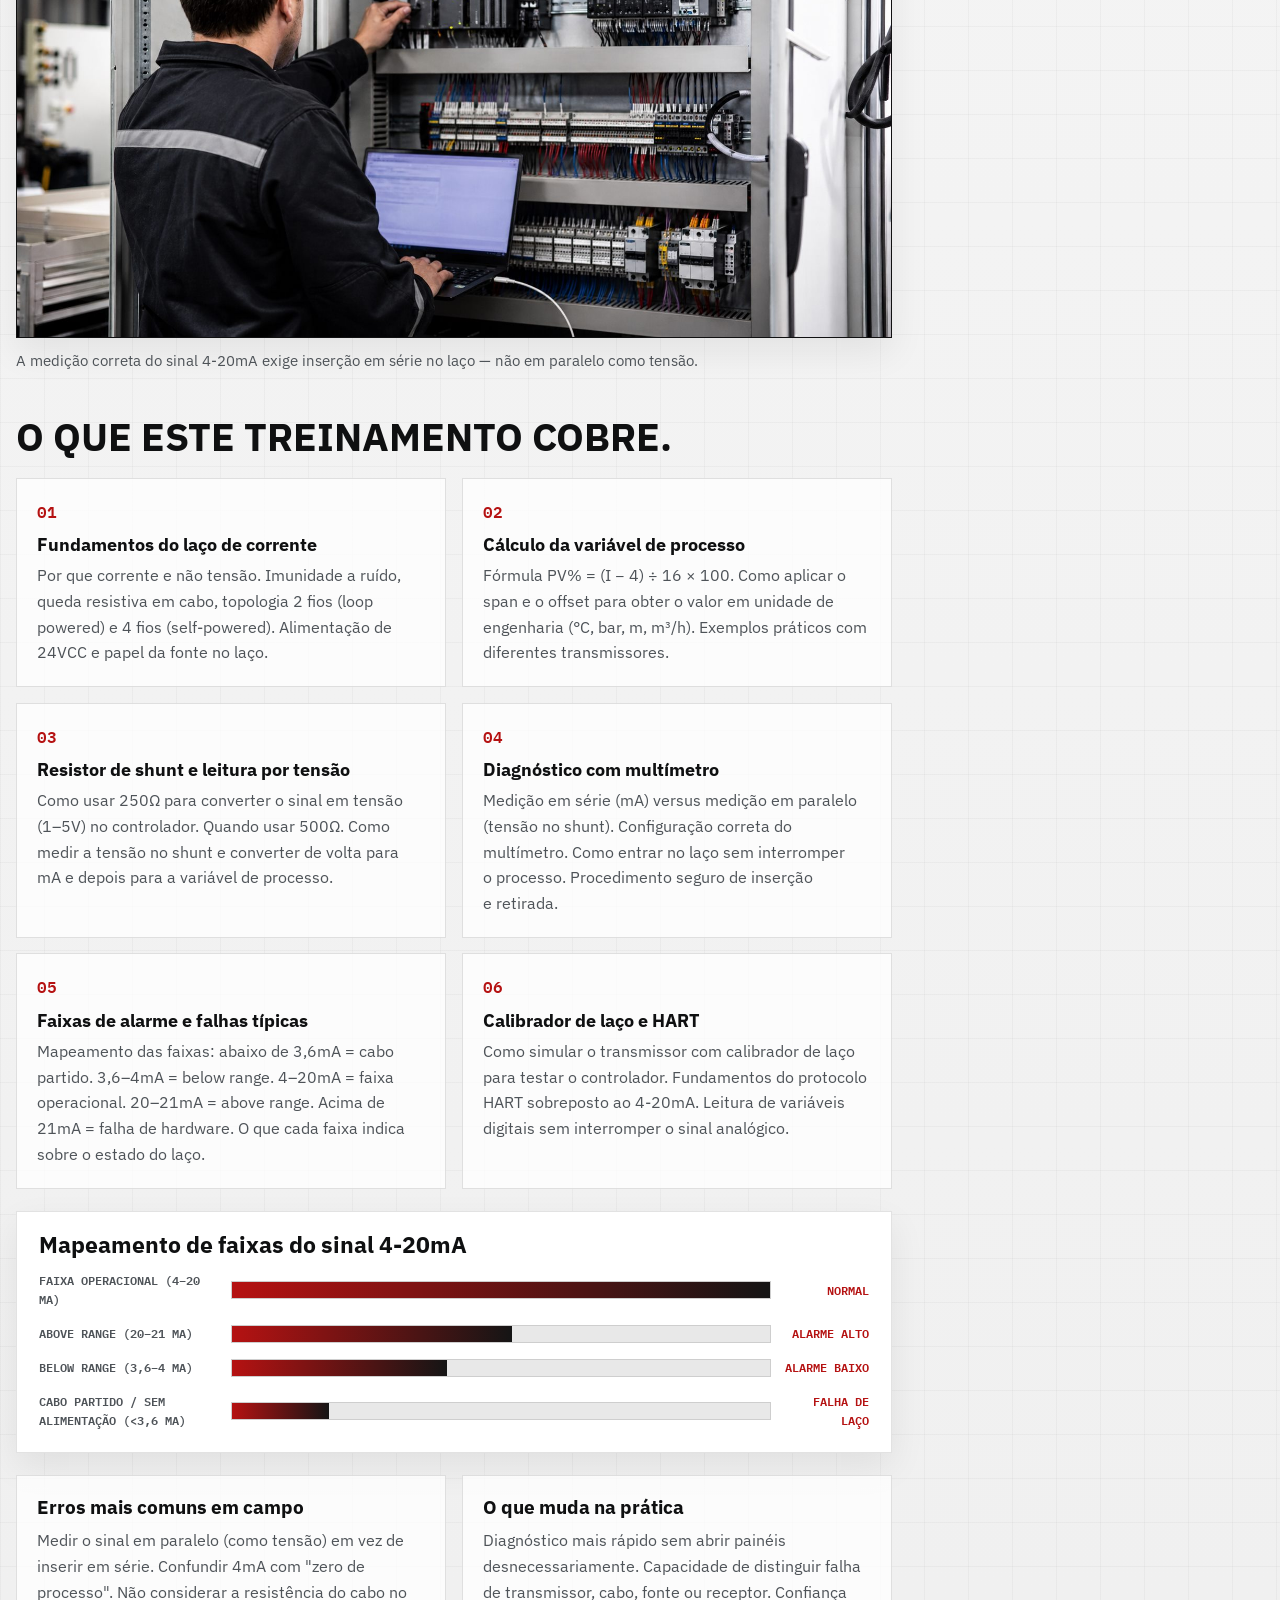
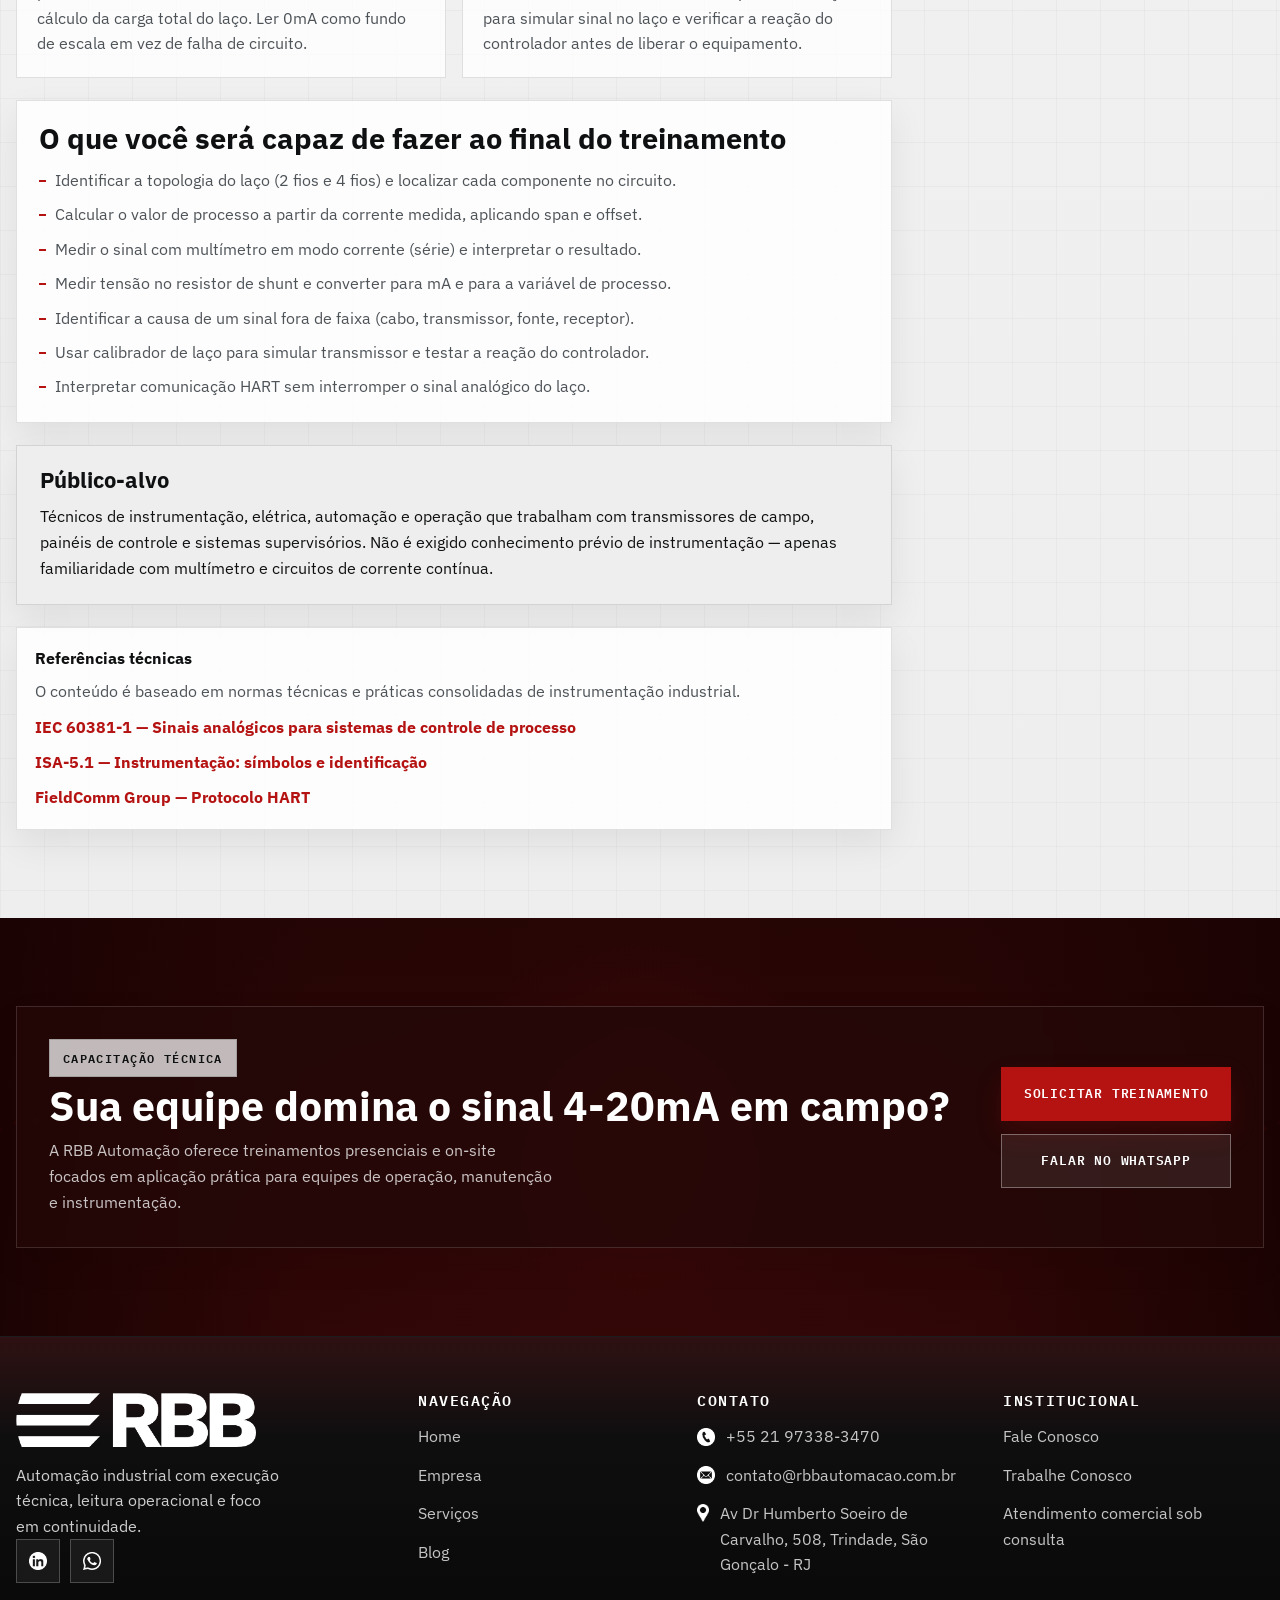
<file: treinamento-4-20ma.html>
﻿<!doctype html>
<html lang="pt-BR">
  <head>
    <meta charset="UTF-8" />
    <meta name="viewport" content="width=device-width, initial-scale=1.0" />
    <meta name="description" content="Treinamento técnico da RBB Automação sobre análise de sinal 4-20mA: fundamentos do laço de corrente, diagnóstico, cálculo de variável de processo e falhas típicas em campo." />
    <meta name="keywords" content="treinamento 4-20mA, sinal analógico industrial, laço de corrente, instrumentação industrial, diagnóstico de sinal, transmissor, automação industrial RJ" />
    <meta name="author" content="RBB Automação" />
    <meta name="theme-color" content="#b51212" />
    <meta name="robots" content="index, follow, max-snippet:160, max-image-preview:large" />
    <link rel="canonical" href="https://rbbautomacao.com.br/treinamento-4-20ma.html" />
    <meta property="og:locale" content="pt_BR" />
    <meta property="og:type" content="article" />
    <meta property="og:title" content="Treinamento: Análise de Sinal 4-20mA | RBB Automação" />
    <meta property="og:description" content="Entenda o laço de corrente 4-20mA da teoria ao diagnóstico em campo: cálculo, topologia, falhas e uso do multímetro." />
    <meta property="og:url" content="https://rbbautomacao.com.br/treinamento-4-20ma.html" />
    <title>Treinamento: Análise de Sinal 4-20mA | RBB Automação</title>
    <link rel="preconnect" href="https://fonts.googleapis.com" />
    <link rel="preconnect" href="https://fonts.gstatic.com" crossorigin />
    <link href="https://fonts.googleapis.com/css2?family=IBM+Plex+Sans:wght@400;500;600;700&family=IBM+Plex+Mono:wght@500;600&display=swap" rel="stylesheet" />
    <link rel="icon" type="image/png" href="assets/img/logo/logo-padrao.png" />
    <link rel="preload" as="image" href="assets/img/services/service-treinamentos-realista.jpg" fetchpriority="high" />
    <link rel="stylesheet" href="assets/css/global.css" />
    <link rel="stylesheet" href="assets/css/components.css" />
    <link rel="stylesheet" href="assets/css/pages.css" />
    <link rel="stylesheet" href="assets/css/responsive.css" />
    <script type="application/ld+json">
    {
      "@context": "https://schema.org",
      "@type": "Course",
      "name": "Análise de Sinal 4-20mA",
      "description": "Treinamento técnico sobre fundamentos do laço de corrente 4-20mA, diagnóstico, cálculo de variável de processo e identificação de falhas em campo.",
      "provider": {
        "@type": "Organization",
        "name": "RBB Automação",
        "url": "https://rbbautomacao.com.br"
      },
      "url": "https://rbbautomacao.com.br/treinamento-4-20ma.html",
      "educationalLevel": "Técnico",
      "inLanguage": "pt-BR"
    }
    </script>
  </head>
  <body class="page-internal">
    <a class="skip-link" href="#conteudo-principal">Ir para o conteúdo</a>
    <header class="site-header" id="topo">
      <div class="container header-inner">
        <div class="header-bar">
          <a class="brand" href="./index.html#home" aria-label="Página inicial da RBB Automação"><img src="assets/img/logo/logo-topo.png" alt="RBB Automação Industrial" /></a>
          <nav class="main-nav" id="menu-principal" aria-label="Menu principal">
            <a href="./index.html#home">Home</a>
            <a href="index.html#sobre">Empresa</a>
            <a href="index.html#servicos">Serviços</a>
            <a href="blog.html">Blog</a>
            <a href="fale-conosco.html">Contato</a>
          </nav>
          <div class="header-actions">
            <div class="header-social" aria-label="Redes sociais">
              <a href="https://www.linkedin.com/company/rbb-automa%C3%A7%C3%A3o/about/?viewAsMember=true" target="_blank" rel="noopener" aria-label="LinkedIn da RBB Automação"><img src="assets/img/social/linkedin-preto.png" alt="" /></a>
              <a href="https://wa.me/5521973383470" target="_blank" rel="noopener" aria-label="WhatsApp da RBB Automação"><img src="assets/img/social/whatsapp-preto.png" alt="" /></a>
            </div>
            <a class="btn btn-primary header-cta" href="fale-conosco.html">Solicitar proposta</a>
          </div>
          <button class="menu-toggle" type="button" aria-label="Abrir menu" aria-expanded="false" aria-controls="menu-principal"><span></span><span></span><span></span></button>
        </div>
      </div>
    </header>

    <main id="conteudo-principal">
      <section class="internal-hero">
        <div class="internal-hero__media"><img src="assets/img/services/service-treinamentos-realista.jpg" alt="Técnico analisando sinal 4-20mA em painel de instrumentação industrial" /></div>
        <div class="internal-hero__overlay"></div>
        <div class="container internal-hero__content reveal">
          <p class="section-index section-index--light">RBB TREINAMENTOS</p>
          <h1>Análise de sinal 4-20mA.</h1>
          <p>Laço de corrente, diagnóstico com multímetro, cálculo de variável de processo e identificação de falhas em campo.</p>
        </div>
      </section>

      <section class="article-section">
        <div class="container article-layout">
          <article class="blog-article reveal">
            <span class="eyebrow">Instrumentação industrial</span>
            <h2>O sinal mais usado na instrumentação industrial ainda gera dúvida em campo.</h2>
            <p>
              O laço de corrente 4-20mA é o padrão analógico mais aplicado em plantas industriais. Transmissores de pressão,
              temperatura, nível, vazão e posição usam esse sinal para comunicar a variável medida até o controlador.
              Mesmo sendo amplamente utilizado, o diagnóstico em campo ainda gera dúvidas na hora de medir, interpretar e
              identificar a causa de um sinal fora de faixa.
            </p>
            <p>
              Este treinamento cobre o que é necessário para ler, calcular e diagnosticar o sinal 4-20mA com multímetro,
              calibrador e HART, entender a topologia do laço, identificar falhas típicas e atuar com segurança no circuito.
            </p>

            <div class="article-metrics">
              <div class="article-metric">
                <strong>IEC 60381-1</strong>
                <span>Norma de referência</span>
                <p>Padrão internacional para sinais de transmissão analógica em corrente contínua em instrumentação industrial.</p>
              </div>
              <div class="article-metric">
                <strong>16 mA</strong>
                <span>Span efetivo</span>
                <p>De 4mA (0%) a 20mA (100%): o span útil é sempre 16mA, independente da variável medida.</p>
              </div>
              <div class="article-metric">
                <strong>4 mA</strong>
                <span>Live zero</span>
                <p>O zero vivo de 4mA permite detectar cabo partido (0mA = falha), diferenciando de um transmissor em fundo de escala.</p>
              </div>
            </div>

            <div class="article-band article-band--dark">
              <h3>4mA não significa zero. Significa que o processo está no início da faixa e o laço está íntegro.</h3>
              <p>
                Essa é a diferença fundamental entre o sinal 4-20mA e um sinal de tensão 0-10V: o "zero vivo" permite
                distinguir entre uma leitura de processo em 0% e uma falha de circuito. Quem não entende isso interpreta
                mal o alarme.
              </p>
            </div>

            <figure class="article-figure">
              <img src="assets/img/services/service-plc-realista.jpg" alt="Técnico medindo sinal 4-20mA com multímetro em painel de instrumentação" loading="lazy" />
              <figcaption>A medição correta do sinal 4-20mA exige inserção em série no laço — não em paralelo como tensão.</figcaption>
            </figure>

            <h2>O que este treinamento cobre.</h2>

            <div class="article-steps">
              <div>
                <span>01</span>
                <h3>Fundamentos do laço de corrente</h3>
                <p>Por que corrente e não tensão. Imunidade a ruído, queda resistiva em cabo, topologia 2 fios (loop powered) e 4 fios (self-powered). Alimentação de 24VCC e papel da fonte no laço.</p>
              </div>
              <div>
                <span>02</span>
                <h3>Cálculo da variável de processo</h3>
                <p>Fórmula PV% = (I − 4) ÷ 16 × 100. Como aplicar o span e o offset para obter o valor em unidade de engenharia (°C, bar, m, m³/h). Exemplos práticos com diferentes transmissores.</p>
              </div>
              <div>
                <span>03</span>
                <h3>Resistor de shunt e leitura por tensão</h3>
                <p>Como usar 250Ω para converter o sinal em tensão (1–5V) no controlador. Quando usar 500Ω. Como medir a tensão no shunt e converter de volta para mA e depois para a variável de processo.</p>
              </div>
              <div>
                <span>04</span>
                <h3>Diagnóstico com multímetro</h3>
                <p>Medição em série (mA) versus medição em paralelo (tensão no shunt). Configuração correta do multímetro. Como entrar no laço sem interromper o processo. Procedimento seguro de inserção e retirada.</p>
              </div>
              <div>
                <span>05</span>
                <h3>Faixas de alarme e falhas típicas</h3>
                <p>Mapeamento das faixas: abaixo de 3,6mA = cabo partido. 3,6–4mA = below range. 4–20mA = faixa operacional. 20–21mA = above range. Acima de 21mA = falha de hardware. O que cada faixa indica sobre o estado do laço.</p>
              </div>
              <div>
                <span>06</span>
                <h3>Calibrador de laço e HART</h3>
                <p>Como simular o transmissor com calibrador de laço para testar o controlador. Fundamentos do protocolo HART sobreposto ao 4-20mA. Leitura de variáveis digitais sem interromper o sinal analógico.</p>
              </div>
            </div>

            <div class="article-chart" aria-label="Mapeamento de faixas do sinal 4-20mA">
              <h3>Mapeamento de faixas do sinal 4-20mA</h3>
              <div class="chart-row">
                <span>Faixa operacional (4–20 mA)</span>
                <div class="chart-track"><div class="chart-bar" style="width: 100%"></div></div>
                <strong>Normal</strong>
              </div>
              <div class="chart-row">
                <span>Above range (20–21 mA)</span>
                <div class="chart-track"><div class="chart-bar" style="width: 52%"></div></div>
                <strong>Alarme alto</strong>
              </div>
              <div class="chart-row">
                <span>Below range (3,6–4 mA)</span>
                <div class="chart-track"><div class="chart-bar" style="width: 40%"></div></div>
                <strong>Alarme baixo</strong>
              </div>
              <div class="chart-row">
                <span>Cabo partido / sem alimentação (&lt;3,6 mA)</span>
                <div class="chart-track"><div class="chart-bar" style="width: 18%"></div></div>
                <strong>Falha de laço</strong>
              </div>
            </div>

            <div class="article-split">
              <article>
                <h3>Erros mais comuns em campo</h3>
                <p>
                  Medir o sinal em paralelo (como tensão) em vez de inserir em série. Confundir 4mA com "zero de processo".
                  Não considerar a resistência do cabo no cálculo da carga total do laço. Ler 0mA como fundo de escala
                  em vez de falha de circuito.
                </p>
              </article>
              <article>
                <h3>O que muda na prática</h3>
                <p>
                  Diagnóstico mais rápido sem abrir painéis desnecessariamente. Capacidade de distinguir falha de
                  transmissor, cabo, fonte ou receptor. Confiança para simular sinal no laço e verificar a reação
                  do controlador antes de liberar o equipamento.
                </p>
              </article>
            </div>

            <div class="article-checklist">
              <h2>O que você será capaz de fazer ao final do treinamento</h2>
              <ul>
                <li>Identificar a topologia do laço (2 fios e 4 fios) e localizar cada componente no circuito.</li>
                <li>Calcular o valor de processo a partir da corrente medida, aplicando span e offset.</li>
                <li>Medir o sinal com multímetro em modo corrente (série) e interpretar o resultado.</li>
                <li>Medir tensão no resistor de shunt e converter para mA e para a variável de processo.</li>
                <li>Identificar a causa de um sinal fora de faixa (cabo, transmissor, fonte, receptor).</li>
                <li>Usar calibrador de laço para simular transmissor e testar a reação do controlador.</li>
                <li>Interpretar comunicação HART sem interromper o sinal analógico do laço.</li>
              </ul>
            </div>

            <div class="article-band article-band--muted">
              <h3>Público-alvo</h3>
              <p>
                Técnicos de instrumentação, elétrica, automação e operação que trabalham com transmissores de campo,
                painéis de controle e sistemas supervisórios. Não é exigido conhecimento prévio de instrumentação —
                apenas familiaridade com multímetro e circuitos de corrente contínua.
              </p>
            </div>

            <div class="article-source">
              <strong>Referências técnicas</strong>
              <p>O conteúdo é baseado em normas técnicas e práticas consolidadas de instrumentação industrial.</p>
              <a href="https://www.iec.ch/homepage" target="_blank" rel="noopener">IEC 60381-1 — Sinais analógicos para sistemas de controle de processo</a>
              <a href="https://www.isa.org/standards-and-publications/isa-standards/isa-standards-committees/isa5-1" target="_blank" rel="noopener">ISA-5.1 — Instrumentação: símbolos e identificação</a>
              <a href="https://fieldcommgroup.org/technologies/hart" target="_blank" rel="noopener">FieldComm Group — Protocolo HART</a>
            </div>
          </article>

          <aside class="article-sidebar reveal" aria-label="Informações do treinamento">
            <div class="article-sidebar__block">
              <span class="eyebrow">Resumo</span>
              <h2>Do fundamento ao diagnóstico em campo.</h2>
              <p>Teoria do laço de corrente, cálculo de variável de processo, medição com multímetro e identificação de falhas.</p>
            </div>
            <div class="article-sidebar__block article-sidebar__block--dark">
              <h3>Módulos</h3>
              <ul>
                <li>Fundamentos do laço de corrente</li>
                <li>Cálculo de variável de processo</li>
                <li>Resistor de shunt e leitura por tensão</li>
                <li>Diagnóstico com multímetro</li>
                <li>Faixas de alarme e falhas típicas</li>
                <li>Calibrador de laço e HART</li>
              </ul>
            </div>
            <div class="article-sidebar__block">
              <h3>Formato</h3>
              <ul>
                <li>Presencial ou on-site (na planta)</li>
                <li>Exercícios práticos com bancada</li>
                <li>Material de apoio incluso</li>
              </ul>
            </div>
            <a class="btn btn-primary" href="fale-conosco.html">Solicitar treinamento</a>
            <a class="btn btn-secondary" href="treinamentos.html">Ver todos os treinamentos</a>
          </aside>
        </div>
      </section>

      <section class="cta-section">
        <div class="container">
          <div class="cta-panel project-cta-panel reveal">
            <div>
              <span class="eyebrow">Capacitação técnica</span>
              <h2>Sua equipe domina o sinal 4-20mA em campo?</h2>
              <p>A RBB Automação oferece treinamentos presenciais e on-site focados em aplicação prática para equipes de operação, manutenção e instrumentação.</p>
            </div>
            <div class="cta-panel__actions">
              <a class="btn btn-primary" href="fale-conosco.html">Solicitar treinamento</a>
              <a class="btn btn-secondary btn-secondary--light" href="https://wa.me/5521973383470" target="_blank" rel="noopener">Falar no WhatsApp</a>
            </div>
          </div>
        </div>
      </section>
    </main>

    <a class="whatsapp-float" href="https://wa.me/5521973383470" target="_blank" rel="noopener" aria-label="Abrir conversa no WhatsApp">
      <img src="assets/img/social/whatsapp-branco.png" alt="" />
    </a>
    <footer class="site-footer">
      <div class="container footer-grid">
        <div class="footer-brand-block">
          <img class="footer-logo" src="assets/img/logo/logo-footer-branco.png" alt="RBB Automação" />
          <p>Automação industrial com execução técnica, leitura operacional e foco em continuidade.</p>
          <div class="footer-social">
            <a href="https://www.linkedin.com/company/rbb-automa%C3%A7%C3%A3o/about/?viewAsMember=true" target="_blank" rel="noopener" aria-label="LinkedIn da RBB Automação"><img src="assets/img/social/linkedin-branco.png" alt="" /></a>
            <a href="https://wa.me/5521973383470" target="_blank" rel="noopener" aria-label="WhatsApp da RBB Automação"><img src="assets/img/social/whatsapp-branco.png" alt="" /></a>
          </div>
        </div>
        <div>
          <h3>Navegação</h3>
          <ul class="footer-list">
            <li><a href="./index.html#home">Home</a></li>
            <li><a href="index.html#sobre">Empresa</a></li>
            <li><a href="index.html#servicos">Serviços</a></li>
            <li><a href="blog.html">Blog</a></li>
          </ul>
        </div>
        <div>
          <h3>Contato</h3>
          <ul class="footer-list footer-contact">
            <li><img src="assets/img/icons/icone-contato.png" alt="" /><a href="tel:5521973383470">+55 21 97338-3470</a></li>
            <li><img src="assets/img/icons/icone-email.png" alt="" /><a href="mailto:contato@rbbautomacao.com.br">contato@rbbautomacao.com.br</a></li>
            <li><img src="assets/img/icons/icone-localizacao.png" alt="" /><span>Av Dr Humberto Soeiro de Carvalho, 508, Trindade, São Gonçalo - RJ</span></li>
          </ul>
        </div>
        <div>
          <h3>Institucional</h3>
          <ul class="footer-list">
            <li><a href="fale-conosco.html">Fale Conosco</a></li>
            <li><a href="trabalhe-aqui.html">Trabalhe Conosco</a></li>
            <li><span>Atendimento comercial sob consulta</span></li>
          </ul>
        </div>
      </div>
    </footer>
    <script src="assets/js/main.js"></script>
  </body>
</html>
</file>
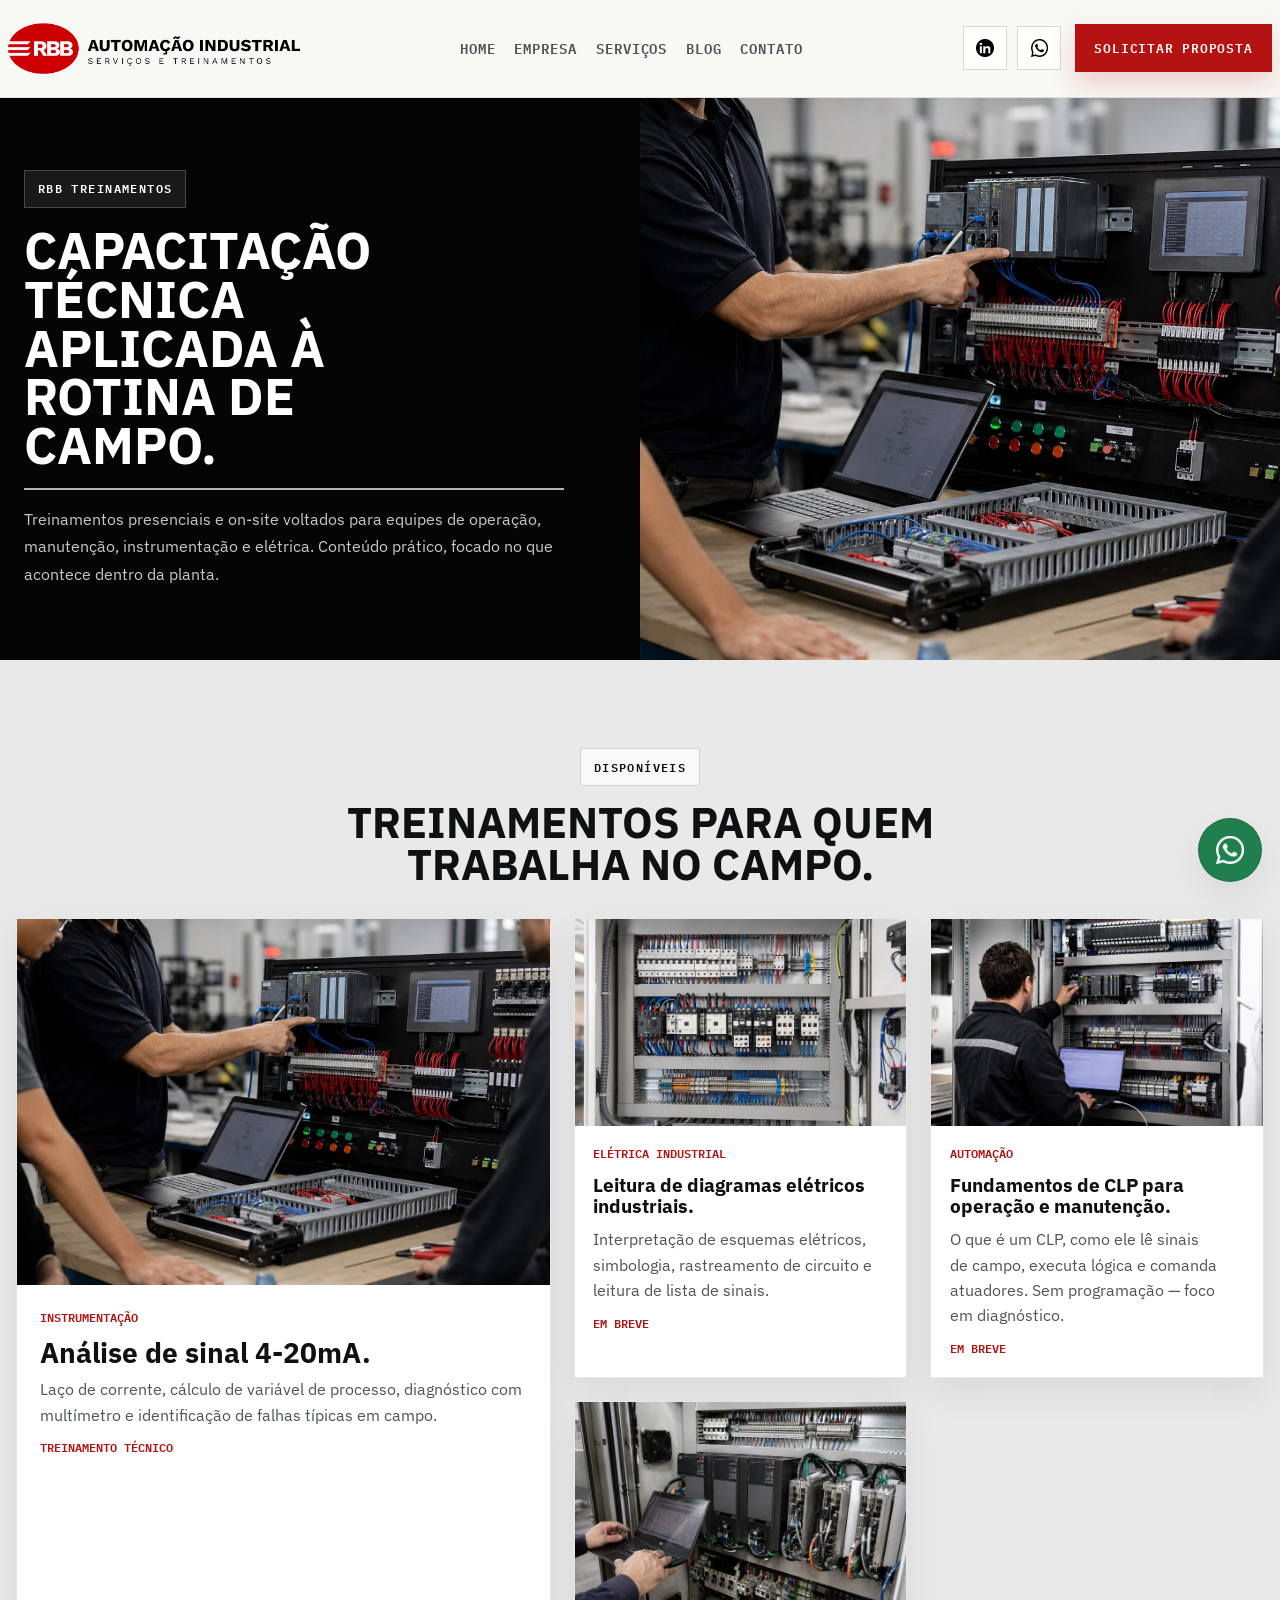
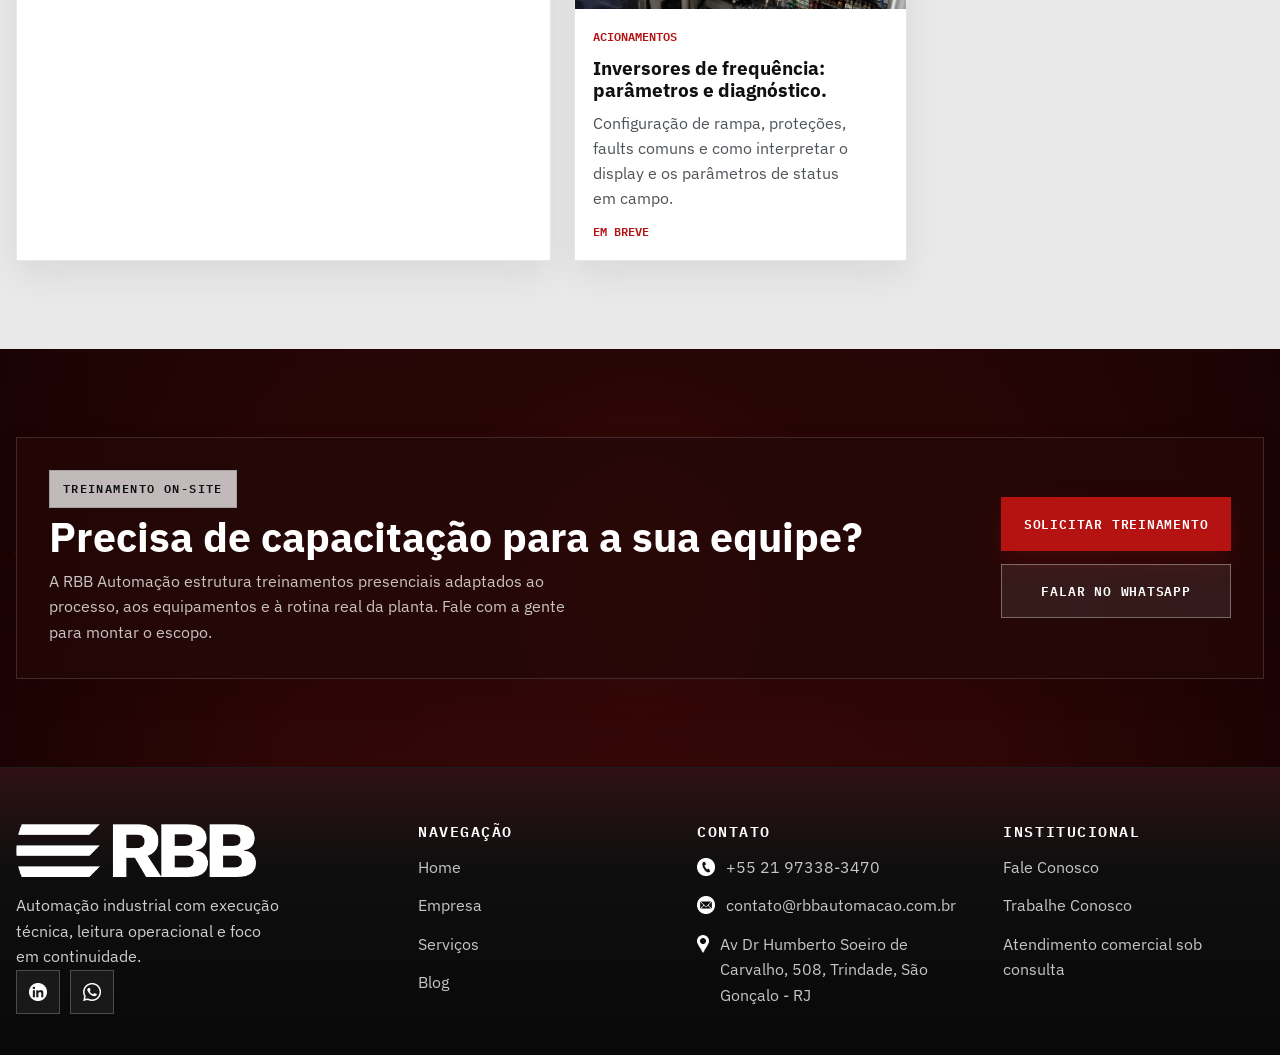
<file: treinamentos.html>
﻿<!doctype html>
<html lang="pt-BR">
  <head>
    <meta charset="UTF-8" />
    <meta name="viewport" content="width=device-width, initial-scale=1.0" />
    <meta name="description" content="Treinamentos técnicos da RBB Automação para equipes de operação, manutenção, instrumentação e elétrica: conteúdo prático aplicado à rotina industrial e offshore no RJ." />
    <meta name="keywords" content="treinamentos automação industrial, instrumentação, elétrica industrial, CLP, sinal 4-20mA, capacitação técnica, rio de janeiro" />
    <meta name="author" content="RBB Automação" />
    <meta name="theme-color" content="#b51212" />
    <meta name="robots" content="index, follow, max-snippet:160, max-image-preview:large" />
    <link rel="canonical" href="https://rbbautomacao.com.br/treinamentos.html" />
    <meta property="og:locale" content="pt_BR" />
    <meta property="og:type" content="website" />
    <meta property="og:title" content="Treinamentos Técnicos | RBB Automação" />
    <meta property="og:description" content="Capacitação prática para equipes de operação, manutenção e instrumentação em automação industrial e elétrica." />
    <meta property="og:url" content="https://rbbautomacao.com.br/treinamentos.html" />
    <meta property="og:image" content="https://rbbautomacao.com.br/assets/img/services/service-treinamentos-realista.jpg" />
    <title>Treinamentos Técnicos | RBB Automação</title>
    <link rel="preconnect" href="https://fonts.googleapis.com" />
    <link rel="preconnect" href="https://fonts.gstatic.com" crossorigin />
    <link href="https://fonts.googleapis.com/css2?family=IBM+Plex+Sans:wght@400;500;600;700&family=IBM+Plex+Mono:wght@500;600&display=swap" rel="stylesheet" />
    <link rel="icon" type="image/png" href="assets/img/logo/logo-padrao.png" />
    <link rel="preload" as="image" href="assets/img/services/service-treinamentos-realista.jpg" fetchpriority="high" />
    <link rel="stylesheet" href="assets/css/global.css" />
    <link rel="stylesheet" href="assets/css/components.css" />
    <link rel="stylesheet" href="assets/css/pages.css" />
    <link rel="stylesheet" href="assets/css/responsive.css" />
  </head>
  <body class="page-internal">
    <a class="skip-link" href="#conteudo-principal">Ir para o conteúdo</a>
    <header class="site-header" id="topo">
      <div class="container header-inner">
        <div class="header-bar">
          <a class="brand" href="./index.html#home" aria-label="Página inicial da RBB Automação"><img src="assets/img/logo/logo-topo.png" alt="RBB Automação Industrial" /></a>
          <nav class="main-nav" id="menu-principal" aria-label="Menu principal">
            <a href="./index.html#home">Home</a>
            <a href="index.html#sobre">Empresa</a>
            <a href="index.html#servicos">Serviços</a>
            <a href="blog.html">Blog</a>
            <a href="fale-conosco.html">Contato</a>
          </nav>
          <div class="header-actions">
            <div class="header-social" aria-label="Redes sociais">
              <a href="https://www.linkedin.com/company/rbb-automa%C3%A7%C3%A3o/about/?viewAsMember=true" target="_blank" rel="noopener" aria-label="LinkedIn da RBB Automação"><img src="assets/img/social/linkedin-preto.png" alt="" /></a>
              <a href="https://wa.me/5521973383470" target="_blank" rel="noopener" aria-label="WhatsApp da RBB Automação"><img src="assets/img/social/whatsapp-preto.png" alt="" /></a>
            </div>
            <a class="btn btn-primary header-cta" href="fale-conosco.html">Solicitar proposta</a>
          </div>
          <button class="menu-toggle" type="button" aria-label="Abrir menu" aria-expanded="false" aria-controls="menu-principal"><span></span><span></span><span></span></button>
        </div>
      </div>
    </header>

    <main id="conteudo-principal">
      <section class="blog-index-hero">
        <div class="blog-index-hero__grid">
          <div class="blog-index-hero__copy">
            <span class="eyebrow">RBB Treinamentos</span>
            <h1>Capacitação técnica aplicada à rotina de campo.</h1>
            <p>
              Treinamentos presenciais e on-site voltados para equipes de operação, manutenção,
              instrumentação e elétrica. Conteúdo prático, focado no que acontece dentro da planta.
            </p>
          </div>
          <figure class="blog-index-hero__media">
            <img src="assets/img/services/service-treinamentos-realista.jpg" alt="Técnico realizando treinamento em painel de automação industrial" />
          </figure>
        </div>
      </section>

      <section class="blog-list-section">
        <div class="container">
          <div class="blog-list-heading">
            <span class="eyebrow">Disponíveis</span>
            <h2>Treinamentos para quem trabalha no campo.</h2>
          </div>

          <div class="blog-card-grid">
            <article class="blog-card blog-card--featured">
              <a href="treinamento-4-20ma.html" aria-label="Acessar treinamento de análise de sinal 4-20mA">
                <figure>
                  <img src="assets/img/services/service-treinamentos-realista.jpg" alt="Técnico analisando sinal 4-20mA com multímetro em campo" loading="lazy" />
                </figure>
                <div class="blog-card__body">
                  <span>Instrumentação</span>
                  <h3>Análise de sinal 4-20mA.</h3>
                  <p>
                    Laço de corrente, cálculo de variável de processo, diagnóstico com multímetro
                    e identificação de falhas típicas em campo.
                  </p>
                  <small>Treinamento técnico</small>
                </div>
              </a>
            </article>

            <article class="blog-card">
              <a href="#" aria-label="Treinamento em breve: Leitura de diagramas elétricos">
                <figure>
                  <img src="assets/img/services/service-paineis-realista.jpg" alt="Diagrama elétrico e painel de controle industrial" loading="lazy" />
                </figure>
                <div class="blog-card__body">
                  <span>Elétrica industrial</span>
                  <h3>Leitura de diagramas elétricos industriais.</h3>
                  <p>Interpretação de esquemas elétricos, simbologia, rastreamento de circuito e leitura de lista de sinais.</p>
                  <small>Em breve</small>
                </div>
              </a>
            </article>

            <article class="blog-card">
              <a href="#" aria-label="Treinamento em breve: Fundamentos de CLP">
                <figure>
                  <img src="assets/img/services/service-plc-realista.jpg" alt="Controlador PLC industrial com entradas e saídas de campo" loading="lazy" />
                </figure>
                <div class="blog-card__body">
                  <span>Automação</span>
                  <h3>Fundamentos de CLP para operação e manutenção.</h3>
                  <p>O que é um CLP, como ele lê sinais de campo, executa lógica e comanda atuadores. Sem programação — foco em diagnóstico.</p>
                  <small>Em breve</small>
                </div>
              </a>
            </article>

            <article class="blog-card">
              <a href="#" aria-label="Treinamento em breve: Inversores de frequência">
                <figure>
                  <img src="assets/img/services/service-drives-realista.jpg" alt="Inversor de frequência industrial em painel de acionamento" loading="lazy" />
                </figure>
                <div class="blog-card__body">
                  <span>Acionamentos</span>
                  <h3>Inversores de frequência: parâmetros e diagnóstico.</h3>
                  <p>Configuração de rampa, proteções, faults comuns e como interpretar o display e os parâmetros de status em campo.</p>
                  <small>Em breve</small>
                </div>
              </a>
            </article>
          </div>
        </div>
      </section>

      <section class="cta-section">
        <div class="container">
          <div class="cta-panel project-cta-panel reveal">
            <div>
              <span class="eyebrow">Treinamento on-site</span>
              <h2>Precisa de capacitação para a sua equipe?</h2>
              <p>
                A RBB Automação estrutura treinamentos presenciais adaptados ao processo, aos equipamentos
                e à rotina real da planta. Fale com a gente para montar o escopo.
              </p>
            </div>
            <div class="cta-panel__actions">
              <a class="btn btn-primary" href="fale-conosco.html">Solicitar treinamento</a>
              <a class="btn btn-secondary btn-secondary--light" href="https://wa.me/5521973383470" target="_blank" rel="noopener">Falar no WhatsApp</a>
            </div>
          </div>
        </div>
      </section>
    </main>

    <a class="whatsapp-float" href="https://wa.me/5521973383470" target="_blank" rel="noopener" aria-label="Abrir conversa no WhatsApp">
      <img src="assets/img/social/whatsapp-branco.png" alt="" />
    </a>
    <footer class="site-footer">
      <div class="container footer-grid">
        <div class="footer-brand-block">
          <img class="footer-logo" src="assets/img/logo/logo-footer-branco.png" alt="RBB Automação" />
          <p>Automação industrial com execução técnica, leitura operacional e foco em continuidade.</p>
          <div class="footer-social">
            <a href="https://www.linkedin.com/company/rbb-automa%C3%A7%C3%A3o/about/?viewAsMember=true" target="_blank" rel="noopener" aria-label="LinkedIn da RBB Automação"><img src="assets/img/social/linkedin-branco.png" alt="" /></a>
            <a href="https://wa.me/5521973383470" target="_blank" rel="noopener" aria-label="WhatsApp da RBB Automação"><img src="assets/img/social/whatsapp-branco.png" alt="" /></a>
          </div>
        </div>
        <div>
          <h3>Navegação</h3>
          <ul class="footer-list">
            <li><a href="./index.html#home">Home</a></li>
            <li><a href="index.html#sobre">Empresa</a></li>
            <li><a href="index.html#servicos">Serviços</a></li>
            <li><a href="blog.html">Blog</a></li>
          </ul>
        </div>
        <div>
          <h3>Contato</h3>
          <ul class="footer-list footer-contact">
            <li><img src="assets/img/icons/icone-contato.png" alt="" /><a href="tel:5521973383470">+55 21 97338-3470</a></li>
            <li><img src="assets/img/icons/icone-email.png" alt="" /><a href="mailto:contato@rbbautomacao.com.br">contato@rbbautomacao.com.br</a></li>
            <li><img src="assets/img/icons/icone-localizacao.png" alt="" /><span>Av Dr Humberto Soeiro de Carvalho, 508, Trindade, São Gonçalo - RJ</span></li>
          </ul>
        </div>
        <div>
          <h3>Institucional</h3>
          <ul class="footer-list">
            <li><a href="fale-conosco.html">Fale Conosco</a></li>
            <li><a href="trabalhe-aqui.html">Trabalhe Conosco</a></li>
            <li><span>Atendimento comercial sob consulta</span></li>
          </ul>
        </div>
      </div>
    </footer>
    <script src="assets/js/main.js"></script>
  </body>
</html>
</file>
<file: assets/css/global.css>
:root {
  --primary: #b51212;
  --primary-dark: #7f0c0c;
  --bg: #f4f4f4;
  --surface: #e8e8e8;
  --panel: #ffffff;
  --panel-dark: #0f0f10;
  --text: #0f1011;
  --text-soft: #4e5358;
  --text-light: rgba(255, 255, 255, 0.8);
  --line: #c4c4c4;
  --container: 1260px;
  --header-height: 160px;
  --shadow-soft: 0 14px 34px rgba(0, 0, 0, 0.07);
  --shadow-card: 0 22px 46px rgba(0, 0, 0, 0.12);
  --transition: 0.24s ease;
}

* {
  margin: 0;
  padding: 0;
  box-sizing: border-box;
}

html {
  scroll-behavior: smooth;
}

body {
  min-width: 320px;
  font-family: 'IBM Plex Sans', 'Segoe UI', sans-serif;
  color: var(--text);
  background:
    linear-gradient(180deg, rgba(181, 18, 18, 0.045), transparent 22%),
    linear-gradient(90deg, rgba(17, 17, 17, 0.03) 1px, transparent 1px),
    linear-gradient(rgba(17, 17, 17, 0.03) 1px, transparent 1px),
    linear-gradient(180deg, #f8f8f5 0%, #eeeeec 100%);
  background-size: auto, 44px 44px, 44px 44px, auto;
  line-height: 1.6;
  overflow-x: hidden;
}

body.menu-open {
  overflow: hidden;
}

a {
  color: inherit;
  text-decoration: none;
}

img {
  display: block;
  max-width: 100%;
}

button,
input,
textarea {
  font: inherit;
}

button {
  cursor: pointer;
}

textarea {
  resize: vertical;
}

:focus-visible {
  outline: 3px solid rgba(181, 18, 18, 0.38);
  outline-offset: 3px;
}

::selection {
  background: rgba(181, 18, 18, 0.18);
}

.skip-link {
  position: absolute;
  top: -100%;
  left: 1rem;
  z-index: 9999;
  padding: 0.75rem 1.5rem;
  background: var(--primary);
  color: #ffffff;
  font-weight: 700;
  font-size: 0.9rem;
  text-decoration: none;
  transition: top 0.2s ease;
}

.skip-link:focus {
  top: 1rem;
}

.container {
  width: min(calc(100% - 2rem), var(--container));
  margin: 0 auto;
}

main {
  min-height: calc(100vh - var(--header-height));
}

section {
  scroll-margin-top: calc(var(--header-height) + 1rem);
}

h1,
h2,
h3 {
  font-weight: 700;
  line-height: 1;
  letter-spacing: 0;
}

p {
  text-wrap: pretty;
}

.reveal {
  opacity: 0;
  transform: translateY(28px);
  transition: opacity 0.7s ease, transform 0.7s ease;
}

.reveal.is-visible {
  opacity: 1;
  transform: translateY(0);
}

@media (prefers-reduced-motion: reduce) {
  .reveal,
  .reveal.is-visible {
    opacity: 1;
    transform: none;
    transition: none;
  }

  .btn,
  .service-card,
  .blog-card,
  .why-card,
  .partner-logo,
  .header-social a,
  .footer-social a,
  .whatsapp-float {
    transition: none !important;
  }
}

.section-index {
  font-family: 'IBM Plex Mono', monospace;
  font-size: 0.82rem;
  font-weight: 600;
  letter-spacing: 0.18em;
  text-transform: uppercase;
  color: var(--primary);
}

.section-index--light {
  color: rgba(255, 255, 255, 0.76);
}

.eyebrow-group {
  display: flex;
  flex-wrap: wrap;
  gap: 0.65rem;
}

.eyebrow {
  display: inline-flex;
  align-items: center;
  min-height: 38px;
  padding: 0.35rem 0.8rem;
  border: 1px solid rgba(17, 17, 17, 0.16);
  background: rgba(255, 255, 255, 0.72);
  font-family: 'IBM Plex Mono', monospace;
  font-size: 0.74rem;
  font-weight: 600;
  letter-spacing: 0.12em;
  text-transform: uppercase;
}

.eyebrow--ghost {
  background: transparent;
}

.btn {
  display: inline-flex;
  align-items: center;
  justify-content: center;
  min-height: 54px;
  padding: 0 1.35rem;
  border: 1px solid transparent;
  font-family: 'IBM Plex Mono', monospace;
  font-size: 0.82rem;
  font-weight: 600;
  letter-spacing: 0.06em;
  text-transform: uppercase;
  transition:
    background var(--transition),
    color var(--transition),
    border-color var(--transition),
    transform var(--transition),
    box-shadow var(--transition);
}

.btn:hover {
  transform: translateY(-2px);
}

.btn-primary {
  background: var(--primary);
  color: #ffffff;
  box-shadow: 0 12px 26px rgba(181, 18, 18, 0.18);
}

.btn-primary:hover {
  background: var(--primary-dark);
}

.btn-secondary {
  border-color: rgba(17, 17, 17, 0.2);
  background: rgba(255, 255, 255, 0.84);
  color: var(--text);
}

.btn-secondary:hover {
  border-color: var(--text);
  background: #ffffff;
}

.btn-secondary--light {
  border-color: rgba(255, 255, 255, 0.34);
  background: rgba(255, 255, 255, 0.08);
  color: #ffffff;
}

.btn-secondary--light:hover {
  border-color: #ffffff;
  background: rgba(255, 255, 255, 0.16);
  color: #ffffff;
}
</file>
<file: assets/css/components.css>
.site-header {
  position: sticky;
  top: 0;
  z-index: 1000;
  background: rgba(248, 248, 245, 0.96);
  border-bottom: 1px solid rgba(17, 17, 17, 0.1);
  backdrop-filter: blur(14px);
  transition: transform 0.28s ease, background 0.28s ease;
  width: 100%;
}

.site-header.is-hidden {
  transform: translateY(-100%);
}

.header-inner {
  width: min(calc(100% - 1rem), 1680px);
  margin: 0 auto;
  padding: 0.78rem 0;
}

.header-bar {
  display: flex;
  align-items: center;
  justify-content: space-between;
  gap: 1.5rem;
  min-height: 72px;
}

.brand {
  flex: 0 0 auto;
  width: 292px;
}

.brand img {
  width: 100%;
  max-width: 292px;
  height: auto;
}

.main-nav {
  display: flex;
  flex-wrap: wrap;
  align-items: center;
  justify-content: center;
  gap: 1.15rem;
  flex: 1 1 0;
  min-width: 0;
}

.main-nav a {
  position: relative;
  padding: 0.7rem 0;
  color: var(--text-soft);
  font-family: 'IBM Plex Mono', monospace;
  font-size: 0.88rem;
  font-weight: 600;
  letter-spacing: 0.07em;
  text-transform: uppercase;
  transition: color var(--transition);
}

.main-nav a::after {
  content: '';
  position: absolute;
  left: 0;
  right: 0;
  bottom: 0;
  height: 2px;
  background: var(--primary);
  transform: scaleX(0);
  transform-origin: left;
  transition: transform var(--transition);
}

.main-nav a:hover,
.main-nav a.is-active {
  color: var(--text);
}

.main-nav a:hover::after,
.main-nav a.is-active::after {
  transform: scaleX(1);
}

.header-actions {
  display: flex;
  align-items: center;
  gap: 0.85rem;
  flex: 0 0 auto;
}

.header-cta {
  min-height: 48px;
  padding-inline: 1.15rem;
  white-space: nowrap;
}

.header-social,
.footer-social {
  display: flex;
  align-items: center;
  gap: 0.65rem;
}

.header-social a,
.footer-social a {
  display: grid;
  place-items: center;
  width: 44px;
  height: 44px;
  border: 1px solid rgba(17, 17, 17, 0.16);
  background: rgba(255, 255, 255, 0.82);
  transition: border-color var(--transition), background var(--transition), transform var(--transition);
}

.footer-social a {
  border-color: rgba(255, 255, 255, 0.22);
  background: rgba(255, 255, 255, 0.06);
}

.header-social a:hover,
.footer-social a:hover {
  transform: translateY(-2px);
}

.header-social a:hover {
  background: rgba(181, 18, 18, 0.08);
  border-color: rgba(181, 18, 18, 0.44);
}

.footer-social a:hover {
  background: rgba(181, 18, 18, 0.92);
  border-color: rgba(181, 18, 18, 0.92);
}

.header-social img,
.footer-social img {
  width: 18px;
  height: 18px;
  object-fit: contain;
}

.menu-toggle {
  display: none;
  width: 52px;
  height: 52px;
  border: 1px solid rgba(17, 17, 17, 0.16);
  background: #ffffff;
  flex-direction: column;
  justify-content: center;
  align-items: center;
  gap: 6px;
}

.menu-toggle span {
  width: 22px;
  height: 2px;
  background: var(--text);
  transition: transform var(--transition), opacity var(--transition);
}

.menu-toggle.is-active span:nth-child(1) {
  transform: translateY(8px) rotate(45deg);
}

.menu-toggle.is-active span:nth-child(2) {
  opacity: 0;
}

.menu-toggle.is-active span:nth-child(3) {
  transform: translateY(-8px) rotate(-45deg);
}

.site-footer {
  background:
    linear-gradient(180deg, rgba(181, 18, 18, 0.18), transparent 35%),
    linear-gradient(180deg, #111112 0%, #09090a 100%);
  color: #ffffff;
  padding: 3.5rem 0 2.6rem;
  border-top: 1px solid rgba(255, 255, 255, 0.08);
}

.footer-grid {
  display: grid;
  grid-template-columns: 1.35fr 0.9fr 1fr 0.95fr;
  gap: 2rem;
}

.footer-logo {
  max-width: 240px;
  margin-bottom: 1rem;
}

.footer-brand-block p {
  max-width: 32ch;
  color: var(--text-light);
}

.site-footer h3 {
  margin-bottom: 1rem;
  font-size: 0.95rem;
  font-family: 'IBM Plex Mono', monospace;
  font-weight: 600;
  letter-spacing: 0.1em;
  text-transform: uppercase;
}

.footer-list {
  list-style: none;
  display: grid;
  gap: 0.8rem;
}

.footer-list a,
.footer-list span {
  color: rgba(255, 255, 255, 0.76);
}

.footer-list a:hover {
  color: #ffffff;
}

.footer-contact li {
  display: flex;
  align-items: flex-start;
  gap: 0.7rem;
}

.footer-contact img {
  width: 18px;
  height: 18px;
  object-fit: contain;
  margin-top: 0.2rem;
}

.service-card,
.maintenance-card,
.form-shell,
.info-panel,
.contact-card,
.data-panel,
.cta-panel,
.hero-highlight,
.hero-visual__panel,
.hero-news-card,
.service-band,
.insight-panel {
  border: 1px solid rgba(17, 17, 17, 0.11);
  background: rgba(255, 255, 255, 0.9);
  box-shadow: var(--shadow-soft);
}

.service-card {
  padding: 1.7rem;
  display: grid;
  align-content: start;
  gap: 1rem;
  min-height: 100%;
  transition: transform var(--transition), border-color var(--transition), box-shadow var(--transition), background var(--transition);
}

.service-card:hover {
  transform: translateY(-4px);
  border-color: rgba(181, 18, 18, 0.34);
  box-shadow: var(--shadow-card);
}

.services-section .service-card {
  position: relative;
  overflow: hidden;
  padding: 0 0 1.55rem;
  border-color: rgba(17, 17, 17, 0.11);
  background: rgba(255, 255, 255, 0.96);
  box-shadow: 0 14px 32px rgba(0, 0, 0, 0.07);
  backdrop-filter: none;
}

.services-section .service-card::before {
  content: '';
  position: absolute;
  inset: 0 auto auto 0;
  width: 100%;
  height: 3px;
  background: var(--primary);
}

.services-section .service-card h3,
.services-section .service-card p {
  color: var(--text);
}

.services-section .service-card p {
  color: var(--text-soft);
}

.service-icon {
  width: 64px;
  height: 64px;
  display: grid;
  place-items: center;
  border: 1px solid rgba(17, 17, 17, 0.16);
  background: linear-gradient(180deg, rgba(181, 18, 18, 0.08), rgba(255, 255, 255, 0.94));
  color: var(--primary);
}

.service-icon svg {
  width: 34px;
  height: 34px;
  fill: currentColor;
}

.services-section .service-icon {
  width: 40px;
  height: 40px;
  margin: 1.35rem 1.35rem 0;
  justify-content: flex-start;
  border: 0;
  background: transparent;
  color: var(--primary);
}

.service-card h3 {
  font-size: 1.15rem;
  line-height: 1.18;
}

.services-section .service-card h3 {
  margin: 0 1.35rem;
  font-size: 1.08rem;
  line-height: 1.28;
}

.services-section .service-card p {
  margin: 0 1.35rem;
  max-width: 30ch;
  line-height: 1.5;
}

.services-section .service-icon svg {
  width: 31px;
  height: 31px;
}

.service-card p,
.contact-card span,
.contact-card a,
.hero-highlight span,
.info-panel li,
.timeline-item p,
.data-panel__list li {
  color: var(--text-soft);
}

.contact-cards {
  display: grid;
  gap: 1rem;
  margin-top: 1.6rem;
}

.contact-card {
  display: flex;
  align-items: flex-start;
  gap: 0.9rem;
  padding: 1rem 1.05rem;
}

.contact-card img {
  width: 20px;
  height: 20px;
  object-fit: contain;
  margin-top: 0.2rem;
}

.contact-card strong {
  display: block;
  margin-bottom: 0.22rem;
}

.contact-form {
  display: grid;
  gap: 1rem;
}

.field-grid {
  display: grid;
  grid-template-columns: repeat(2, minmax(0, 1fr));
  gap: 1rem;
}

.field-grid--single {
  grid-template-columns: 1fr;
}

.field {
  display: grid;
  gap: 0.45rem;
}

.field label {
  font-family: 'IBM Plex Mono', monospace;
  font-size: 0.78rem;
  font-weight: 500;
  letter-spacing: 0.08em;
  text-transform: uppercase;
}

.field input,
.field textarea {
  width: 100%;
  border: 1px solid rgba(17, 17, 17, 0.18);
  background: rgba(255, 255, 255, 0.92);
  color: var(--text);
  padding: 1rem;
  transition: border-color var(--transition), box-shadow var(--transition), background var(--transition);
}

.field input::placeholder,
.field textarea::placeholder {
  color: #7b7f84;
}

.field input:focus,
.field textarea:focus {
  outline: none;
  border-color: rgba(181, 18, 18, 0.6);
  box-shadow: inset 0 0 0 1px rgba(181, 18, 18, 0.22);
  background: #ffffff;
}

.field input.is-invalid,
.field textarea.is-invalid {
  border-color: #9a1010;
  box-shadow: inset 0 0 0 1px rgba(154, 16, 16, 0.25);
}

.field-error {
  display: block;
  color: #8e1212;
  font-size: 0.85rem;
}

.whatsapp-float {
    position: fixed;
    right: 18px;
    bottom: 18px;
    z-index: 1200;
    display: inline-flex;
    align-items: center;
    justify-content: center;
    width: 64px;
    height: 64px;
    border: 1px solid rgba(17, 17, 17, 0.18);
    background: #1f7f4d;
    color: #ffffff;
    border-radius: 999px;
    box-shadow: var(--shadow-soft);
    transition: transform var(--transition), background var(--transition);
  }

.whatsapp-float:hover {
    transform: translateY(-2px);
    background: #17633c;
  }

.whatsapp-float img {
    width: 28px;
    height: 28px;
    object-fit: contain;
}

.maintenance-card {
  max-width: 760px;
  margin: 0 auto;
  padding: 2.8rem 2rem;
  text-align: center;
}

.maintenance-badge {
  display: inline-flex;
  align-items: center;
  min-height: 38px;
  padding: 0.35rem 0.8rem;
  margin-bottom: 1rem;
  border: 1px solid rgba(181, 18, 18, 0.2);
  background: rgba(181, 18, 18, 0.08);
  color: var(--primary);
  font-family: 'IBM Plex Mono', monospace;
  font-size: 0.75rem;
  font-weight: 600;
  letter-spacing: 0.12em;
  text-transform: uppercase;
}

.maintenance-card h1,
.maintenance-card h2 {
  font-size: clamp(2rem, 4vw, 3rem);
  line-height: 1.02;
  margin-bottom: 1rem;
}

.maintenance-card p {
  max-width: 46ch;
  margin: 0 auto;
  color: var(--text-soft);
}

.maintenance-actions {
  display: flex;
  flex-wrap: wrap;
  justify-content: center;
  gap: 1rem;
  margin-top: 2rem;
}

.hero-highlights {
  display: grid;
  grid-template-columns: repeat(3, minmax(0, 1fr));
  gap: 0.8rem;
}

.hero-highlight {
  padding: 1rem;
  min-height: 100%;
}

.hero-highlight strong {
  display: block;
  margin-bottom: 0.35rem;
  font-size: 0.95rem;
}

.info-panel,
.data-panel {
  padding: 1.4rem;
}

.info-panel h3,
.data-panel__label,
.timeline-item h3 {
  margin-bottom: 0.75rem;
  font-size: 1rem;
}

.info-panel ul,
.data-panel__list {
  list-style: none;
  display: grid;
  gap: 0.65rem;
}

.info-panel li,
.data-panel__list li {
  position: relative;
  padding-left: 1rem;
}

.info-panel li::before,
.data-panel__list li::before {
  content: '';
  position: absolute;
  left: 0;
  top: 0.72rem;
  width: 0.45rem;
  height: 1px;
  background: var(--primary);
}

.cta-panel {
  display: grid;
  grid-template-columns: 1.2fr auto;
  gap: 1.5rem;
  align-items: start;
  padding: 2rem;
}

.cta-section .cta-panel {
  border-color: rgba(255, 255, 255, 0.14);
  background: rgba(36, 8, 8, 0.78);
  backdrop-filter: blur(2px);
}

.cta-panel h2 {
  font-size: clamp(2rem, 3.2vw, 3rem);
  line-height: 1;
  margin: 0.55rem 0 0.7rem;
}

.cta-section .cta-panel h2,
.cta-section .cta-panel label {
  color: #ffffff;
}

.cta-panel p:last-child {
  color: var(--text-soft);
  max-width: 52ch;
}

.cta-section .cta-panel p:last-child,
.cta-section .cta-panel__copy p:last-child {
  color: rgba(255, 255, 255, 0.76);
}

.cta-panel__actions {
  display: grid;
  gap: 0.8rem;
}

.cta-panel__copy p:last-child {
  color: var(--text-soft);
}

.cta-form {
  gap: 0.85rem;
}

.cta-form .field input,
.cta-form .field textarea {
  background: rgba(255, 255, 255, 0.96);
}

.cta-section .cta-form .field input,
.cta-section .cta-form .field textarea {
  border-color: rgba(255, 255, 255, 0.16);
  background: rgba(255, 255, 255, 0.96);
}

.service-band__label,
.insight-panel__tag {
  margin-bottom: 0.7rem;
  color: var(--primary);
  font-family: 'IBM Plex Mono', monospace;
  font-size: 0.75rem;
  font-weight: 600;
  letter-spacing: 0.1em;
  text-transform: uppercase;
}

.service-band__intro h3,
.insight-panel h3 {
  font-size: 1.1rem;
  line-height: 1.18;
}

.service-band {
  display: grid;
  grid-template-columns: 1fr auto;
  gap: 1.25rem;
  align-items: center;
  padding: 1.4rem 1.5rem;
  margin-bottom: 1.4rem;
}

.service-band__list {
  display: flex;
  flex-wrap: wrap;
  gap: 0.75rem;
}

.service-band__list span {
  display: inline-flex;
  min-height: 40px;
  align-items: center;
  padding: 0 0.8rem;
  border: 1px solid rgba(17, 17, 17, 0.12);
  background: rgba(255, 255, 255, 0.9);
  font-family: 'IBM Plex Mono', monospace;
  font-size: 0.76rem;
  letter-spacing: 0.08em;
  text-transform: uppercase;
}

.insight-panel {
  padding: 1.35rem;
}

.insight-panel p:last-child {
  color: var(--text-soft);
}
</file>
<file: assets/css/pages.css>
.hero-banner {
  position: relative;
  min-height: calc(100vh - var(--header-height));
  width: 100%;
  overflow: hidden;
  background:
    linear-gradient(90deg, rgba(8, 8, 8, 0.9) 0%, rgba(53, 7, 7, 0.72) 44%, rgba(181, 18, 18, 0.52) 100%),
    linear-gradient(180deg, rgba(10, 10, 10, 0.2), rgba(10, 10, 10, 0.48)),
    url("../img/services/service-paineis-realista.jpg");
  background-size: cover;
  background-position: center;
}

.hero-banner__content {
  position: absolute;
  inset: 0;
}

.hero-banner::before,
.hero-banner::after {
  content: '';
  position: absolute;
  inset: 0;
  pointer-events: none;
}

.hero-banner::before {
  background:
    linear-gradient(90deg, rgba(255, 255, 255, 0.055) 1px, transparent 1px),
    linear-gradient(rgba(255, 255, 255, 0.045) 1px, transparent 1px);
  background-size: 54px 54px;
  opacity: 0.7;
}

.hero-banner::after {
  background:
    linear-gradient(90deg, rgba(0, 0, 0, 0.9) 0%, rgba(0, 0, 0, 0.44) 38%, rgba(0, 0, 0, 0.12) 100%);
  mix-blend-mode: multiply;
}

.hero-banner__content {
  z-index: 1;
  display: flex;
  align-items: center;
}

.hero-banner__inner {
  color: #ffffff;
  display: flex;
  flex-direction: column;
  align-items: flex-start;
  text-align: left;
  padding: clamp(4rem, 9vw, 7rem) 0;
  gap: 1.6rem;
}

.hero-banner__inner.reveal {
  opacity: 1;
  transform: none;
}

.hero-banner__inner h1 {
  max-width: min(22ch, 100%);
  font-size: clamp(2.4rem, 4.2vw, 4.4rem);
  line-height: 1.05;
  text-transform: uppercase;
  margin: 0;
  letter-spacing: -0.005em;
}

.hero-banner__inner p:not(.section-index) {
  max-width: 58ch;
  color: rgba(255, 255, 255, 0.82);
  font-size: 1.08rem;
  line-height: 1.6;
  margin: 0;
}

.hero-actions {
  display: flex;
  flex-wrap: wrap;
  justify-content: flex-start;
  gap: 0.8rem;
  margin-top: 0.8rem;
}

.hero-tags {
  display: flex;
  flex-wrap: wrap;
  gap: 0.6rem;
  margin-top: 1.4rem;
}

.hero-tags span {
  display: inline-flex;
  align-items: center;
  min-height: 34px;
  padding: 0 0.85rem;
  border: 1px solid rgba(255, 255, 255, 0.2);
  background: rgba(255, 255, 255, 0.06);
  font-family: 'IBM Plex Mono', monospace;
  font-size: 0.72rem;
  font-weight: 600;
  letter-spacing: 0.08em;
  text-transform: uppercase;
  color: rgba(255, 255, 255, 0.7);
}

.about-section,
.services-section,
.form-page-section,
.maintenance-section,
.process-section,
.insight-section,
.article-section,
.blog-index-hero,
.blog-list-section,
.projects-intro-section,
.projects-section,
.capabilities-section,
.cta-section {
  padding: 5.5rem 0;
}

.about-section {
  background:
    linear-gradient(90deg, rgba(255, 255, 255, 0.04) 1px, transparent 1px),
    linear-gradient(rgba(255, 255, 255, 0.035) 1px, transparent 1px),
    linear-gradient(180deg, #202020 0%, #141414 100%);
  background-size: 46px 46px, 46px 46px, auto;
}

.services-section {
  background:
    linear-gradient(90deg, rgba(17, 17, 17, 0.028) 1px, transparent 1px),
    linear-gradient(rgba(17, 17, 17, 0.028) 1px, transparent 1px),
    linear-gradient(180deg, #f7f7f5 0%, #ececea 100%);
  background-size: 44px 44px, 44px 44px, auto;
}

.services-section .section-heading h2,
.services-section .services-header p {
  color: var(--text);
}

.services-section .services-header p {
  color: var(--text-soft);
}

.service-card__media {
  width: 100%;
  aspect-ratio: 16 / 9;
  overflow: hidden;
  border: 1px solid rgba(17, 17, 17, 0.12);
  background: #111112;
}

.service-card__media img {
  width: 100%;
  height: 100%;
  object-fit: cover;
}

.process-section {
  background:
    linear-gradient(90deg, rgba(17, 17, 17, 0.028) 1px, transparent 1px),
    linear-gradient(rgba(17, 17, 17, 0.028) 1px, transparent 1px),
    linear-gradient(180deg, #f7f7f5 0%, #ececea 100%);
  background-size: 44px 44px, 44px 44px, auto;
}

.about-grid {
  display: grid;
  grid-template-columns: 0.85fr 1.1fr 0.95fr;
  gap: 2rem;
  align-items: start;
}

.about-grid--wide {
  grid-template-columns: minmax(0, 1.05fr) minmax(260px, 0.75fr);
  gap: clamp(3rem, 6vw, 6rem);
  align-items: center;
}

.section-heading h2 {
  font-size: clamp(2.2rem, 4vw, 4rem);
  line-height: 0.95;
  margin-top: 0.7rem;
  text-transform: uppercase;
  letter-spacing: -0.01em;
}

.section-heading-inline {
  display: flex;
  flex-direction: column;
}

.about-copy {
  display: grid;
  gap: 1.35rem;
}

.about-heading {
  display: grid;
  gap: 0.85rem;
  align-content: start;
}

.about-copy .section-index--light,
.about-copy h2,
.about-copy p {
  color: #ffffff;
}

.about-copy p {
  max-width: 580px;
  color: rgba(255, 255, 255, 0.8);
}

.about-copy h2 {
  font-size: clamp(2.8rem, 4vw, 4.4rem);
  line-height: 0.95;
  margin: 0;
  text-transform: none;
  letter-spacing: -0.01em;
}

.about-brand {
  display: flex;
  justify-content: flex-end;
  align-items: center;
}

.about-brand img {
  width: min(100%, 470px);
  height: auto;
  opacity: 0.95;
  display: block;
}


.services-header {
  display: grid;
  grid-template-columns: 1fr;
  gap: 1rem;
  margin-bottom: 2rem;
}

.services-header p {
  color: #2e3135;
  max-width: 54ch;
  font-size: 1.08rem;
  line-height: 1.7;
  font-weight: 500;
}

.services-grid {
  display: grid;
  grid-template-columns: repeat(3, minmax(0, 1fr));
  gap: 1.55rem;
}

.services-grid--compact {
  grid-template-columns: repeat(3, minmax(0, 1fr));
}

.process-grid {
  display: grid;
  grid-template-columns: 0.8fr 1.2fr;
  gap: 2rem;
  align-items: start;
}

.process-grid--simple {
  grid-template-columns: .85fr 1.15fr;
}

.insight-section {
  position: relative;
  overflow: hidden;
  background:
    linear-gradient(90deg, rgba(181, 18, 18, 0.2), transparent 34%),
    linear-gradient(180deg, #171717 0%, #0d0d0e 100%);
  color: #ffffff;
}

.insight-section::before {
  content: '';
  position: absolute;
  inset: 0;
  background:
    linear-gradient(90deg, rgba(255, 255, 255, 0.035) 1px, transparent 1px),
    linear-gradient(rgba(255, 255, 255, 0.035) 1px, transparent 1px);
  background-size: 44px 44px;
  pointer-events: none;
}

.insight-section .container {
  position: relative;
  z-index: 1;
}

.insight-grid {
  display: grid;
  grid-template-columns: minmax(420px, 0.98fr) minmax(0, 1.08fr);
  gap: 1.7rem;
  align-items: stretch;
}

.insight-copy {
  display: grid;
  grid-template-rows: auto auto auto auto 1fr auto;
  gap: 1.08rem;
  align-content: stretch;
  min-height: 100%;
}

.insight-copy .eyebrow {
  border-color: rgba(255, 255, 255, 0.18);
  background: rgba(255, 255, 255, 0.08);
  color: #ffffff;
}

.insight-copy h2 {
  margin: 0;
  max-width: 14.4ch;
  font-size: clamp(3.9rem, 4.45vw, 5.35rem);
  line-height: 0.9;
  letter-spacing: 0;
  text-transform: uppercase;
}

.insight-copy p {
  max-width: 66ch;
  color: rgba(255, 255, 255, 0.76);
  font-size: 1.08rem;
  line-height: 1.72;
}

.insight-actions {
  display: flex;
  flex-wrap: wrap;
  gap: 0.8rem;
  align-self: end;
  margin-top: 0.8rem;
}

.insight-cards {
  display: grid;
  grid-template-columns: repeat(3, minmax(0, 1fr));
  gap: 0.9rem;
}

.insight-visual-stack {
  display: grid;
  grid-template-rows: auto 1fr;
  gap: 0.9rem;
  min-height: 100%;
}

.insight-card {
  min-height: 0;
  display: grid;
  align-content: end;
  gap: 0.75rem;
  padding: 1.35rem;
  border: 1px solid rgba(255, 255, 255, 0.14);
  background:
    linear-gradient(180deg, rgba(255, 255, 255, 0.06), rgba(255, 255, 255, 0.025));
}

.insight-card span {
  color: var(--primary);
  font-family: 'IBM Plex Mono', monospace;
  font-weight: 600;
}

.insight-card h3 {
  color: #ffffff;
  font-size: 1.2rem;
  line-height: 1.15;
}

.insight-card p {
  color: rgba(255, 255, 255, 0.72);
  line-height: 1.58;
}

.insight-dashboard {
  position: relative;
  overflow: hidden;
  min-height: 230px;
  border: 1px solid rgba(255, 255, 255, 0.14);
  background: #0b0b0c;
}

.insight-dashboard::after {
  content: '';
  position: absolute;
  inset: 0;
  background:
    linear-gradient(90deg, rgba(5, 5, 6, 0.1), rgba(181, 18, 18, 0.14)),
    linear-gradient(180deg, rgba(255, 255, 255, 0.08), transparent 45%);
  pointer-events: none;
}

.insight-dashboard img {
  width: 100%;
  height: 100%;
  object-fit: cover;
}

.article-section {
  background:
    linear-gradient(90deg, rgba(17, 17, 17, 0.03) 1px, transparent 1px),
    linear-gradient(rgba(17, 17, 17, 0.03) 1px, transparent 1px),
    linear-gradient(180deg, #f6f6f6 0%, #eeeeee 100%);
  background-size: 44px 44px, 44px 44px, auto;
}

.article-layout {
  display: grid;
  grid-template-columns: minmax(0, 1fr) 340px;
  gap: 2rem;
  align-items: start;
}

.blog-article {
  display: grid;
  gap: 1.35rem;
}

.blog-article > h2 {
  max-width: 760px;
  margin: 0.8rem 0 0;
  font-size: 2.45rem;
  line-height: 1;
  text-transform: uppercase;
}

.blog-article > p {
  max-width: 820px;
  color: var(--text-soft);
  font-size: 1.04rem;
  line-height: 1.82;
}

.article-highlight,
.article-checklist,
.article-source,
.article-sidebar__block {
  border: 1px solid rgba(17, 17, 17, 0.12);
  background: rgba(255, 255, 255, 0.88);
  box-shadow: var(--shadow-soft);
}

.article-highlight {
  max-width: 860px;
  padding: 1.4rem;
  border-left: 5px solid var(--primary);
}

.article-highlight strong {
  display: block;
  margin-bottom: 0.45rem;
  color: var(--primary);
  font-family: 'IBM Plex Mono', monospace;
  font-size: 0.82rem;
  font-weight: 600;
  text-transform: uppercase;
}

.article-highlight p,
.article-source p {
  color: var(--text-soft);
  line-height: 1.7;
}

.article-figure {
  max-width: 900px;
  display: grid;
  gap: 0.75rem;
  margin: 0.3rem 0 0.6rem;
}

.article-figure img {
  width: 100%;
  border: 1px solid rgba(17, 17, 17, 0.12);
  box-shadow: var(--shadow-soft);
  background: #111112;
}

.article-figure figcaption {
  max-width: 78ch;
  color: var(--text-soft);
  font-size: 0.92rem;
  line-height: 1.55;
}

.article-steps {
  display: grid;
  grid-template-columns: repeat(2, minmax(0, 1fr));
  gap: 0.95rem;
  max-width: 900px;
}

.article-steps div {
  padding: 1.25rem;
  border: 1px solid rgba(17, 17, 17, 0.12);
  background: rgba(255, 255, 255, 0.78);
}

.article-steps span {
  display: block;
  margin-bottom: 0.7rem;
  color: var(--primary);
  font-family: 'IBM Plex Mono', monospace;
  font-weight: 600;
}

.article-steps h3 {
  margin-bottom: 0.45rem;
  font-size: 1.1rem;
  line-height: 1.15;
}

.article-steps p {
  color: var(--text-soft);
  line-height: 1.62;
}

.article-band,
.article-metrics,
.article-chart,
.article-split {
  max-width: 900px;
}

.article-band {
  display: grid;
  gap: 0.75rem;
  padding: 1.45rem;
  border: 1px solid rgba(17, 17, 17, 0.12);
  background: rgba(255, 255, 255, 0.84);
  box-shadow: var(--shadow-soft);
}

.article-band--dark {
  background:
    radial-gradient(circle at 100% 0%, rgba(181, 18, 18, 0.2), transparent 28%),
    linear-gradient(135deg, #171717 0%, #0c0c0d 100%);
  color: #ffffff;
}

.article-band--dark p {
  color: rgba(255, 255, 255, 0.76);
}

.article-band--muted {
  background: #eeeeee;
}

.article-band h3 {
  font-size: 1.35rem;
  line-height: 1.08;
}

.article-metrics {
  display: grid;
  grid-template-columns: repeat(3, minmax(0, 1fr));
  gap: 0.9rem;
}

.article-metric {
  min-height: 150px;
  display: grid;
  align-content: end;
  gap: 0.5rem;
  padding: 1.2rem;
  border: 1px solid rgba(17, 17, 17, 0.12);
  background: #ffffff;
  box-shadow: var(--shadow-soft);
}

.article-metric strong {
  color: var(--primary);
  font-family: 'IBM Plex Mono', monospace;
  font-size: clamp(1.85rem, 3vw, 2.7rem);
  line-height: 0.95;
}

.article-metric span {
  color: var(--text);
  font-weight: 700;
}

.article-metric p {
  color: var(--text-soft);
  font-size: 0.94rem;
  line-height: 1.5;
}

.article-chart {
  display: grid;
  gap: 0.9rem;
  padding: 1.35rem;
  border: 1px solid rgba(17, 17, 17, 0.12);
  background: #ffffff;
  box-shadow: var(--shadow-soft);
}

.article-chart h3 {
  font-size: 1.45rem;
}

.chart-row {
  display: grid;
  grid-template-columns: 180px minmax(0, 1fr) 86px;
  gap: 0.8rem;
  align-items: center;
}

.chart-row span,
.chart-row strong {
  font-family: 'IBM Plex Mono', monospace;
  font-size: 0.76rem;
  font-weight: 600;
  text-transform: uppercase;
}

.chart-row span {
  color: var(--text-soft);
}

.chart-row strong {
  color: var(--primary);
  text-align: right;
}

.chart-track {
  height: 18px;
  border: 1px solid rgba(17, 17, 17, 0.12);
  background: #e8e8e8;
}

.chart-bar {
  height: 100%;
  background: linear-gradient(90deg, var(--primary) 0%, #151515 100%);
}

.article-split {
  display: grid;
  grid-template-columns: repeat(2, minmax(0, 1fr));
  gap: 0.95rem;
}

.article-split article {
  min-height: 100%;
  display: grid;
  gap: 0.65rem;
  align-content: start;
  padding: 1.25rem;
  border: 1px solid rgba(17, 17, 17, 0.12);
  background: rgba(255, 255, 255, 0.78);
}

.article-split h3 {
  font-size: 1.2rem;
  line-height: 1.12;
}

.article-split p {
  color: var(--text-soft);
  line-height: 1.62;
}

.article-checklist {
  max-width: 900px;
  padding: 1.4rem;
}

.article-checklist h2 {
  margin-bottom: 0.9rem;
  font-size: 1.8rem;
  line-height: 1.05;
}

.article-checklist ul,
.article-sidebar__block ul {
  list-style: none;
  display: grid;
  gap: 0.55rem;
}

.article-checklist li,
.article-sidebar__block li {
  position: relative;
  padding-left: 1rem;
  color: var(--text-soft);
}

.article-checklist li::before,
.article-sidebar__block li::before {
  content: '';
  position: absolute;
  left: 0;
  top: 0.75em;
  width: 0.42rem;
  height: 2px;
  background: var(--primary);
}

.article-source {
  max-width: 900px;
  padding: 1.15rem;
}

.article-source strong {
  display: block;
  margin-bottom: 0.4rem;
  color: var(--text);
}

.article-source a {
  display: flex;
  width: fit-content;
  margin-top: 0.6rem;
  color: var(--primary);
  font-weight: 700;
}

.article-sidebar {
  position: sticky;
  top: calc(var(--header-height) + 1rem);
  display: grid;
  gap: 1rem;
}

.article-sidebar__block {
  padding: 1.2rem;
}

.article-sidebar__block h2 {
  margin: 0.8rem 0 0.6rem;
  font-size: 1.65rem;
  line-height: 1.05;
}

.article-sidebar__block h3 {
  margin-bottom: 0.8rem;
  font-size: 1.05rem;
}

.article-sidebar__block p {
  color: var(--text-soft);
  line-height: 1.68;
}

.article-sidebar__block--dark {
  background: #151515;
  color: #ffffff;
}

.article-sidebar__block--dark li {
  color: rgba(255, 255, 255, 0.74);
}

.blog-index-hero {
  background: #050506;
  color: #ffffff;
  padding-top: 0;
  padding-bottom: 0;
}

.blog-index-hero__grid {
  display: grid;
  grid-template-columns: minmax(0, 1fr) minmax(0, 1fr);
  min-height: 380px;
  align-items: stretch;
  width: 100%;
}

.blog-index-hero__copy {
  display: grid;
  align-content: center;
  gap: 1.15rem;
  justify-self: end;
  width: min(100%, 640px);
  padding: 4.5rem 3rem 4.5rem 1.5rem;
}

.blog-index-hero__copy .eyebrow {
  width: fit-content;
  border-color: rgba(255, 255, 255, 0.2);
  background: rgba(255, 255, 255, 0.08);
  color: #ffffff;
}

.blog-index-hero__copy h1 {
  max-width: 13ch;
  font-size: 3.2rem;
  line-height: 0.95;
  text-transform: uppercase;
}

.blog-index-hero__copy p {
  max-width: 54ch;
  color: rgba(255, 255, 255, 0.78);
  font-size: 1rem;
  line-height: 1.72;
  padding-top: 1rem;
  border-top: 2px solid rgba(255, 255, 255, 0.7);
}

.blog-index-hero__media {
  min-height: 380px;
}

.blog-index-hero__media img {
  width: 100%;
  height: 100%;
  object-fit: cover;
}

.blog-list-section {
  background: #e9e9e9;
}

.blog-list-heading {
  display: grid;
  gap: 0.9rem;
  max-width: 780px;
  margin: 0 auto 2rem;
  text-align: center;
}

.blog-list-heading .eyebrow {
  justify-self: center;
}

.blog-list-heading h2 {
  font-size: 2.7rem;
  line-height: 0.98;
  text-transform: uppercase;
}

.blog-card-grid {
  display: grid;
  grid-template-columns: minmax(0, 1.25fr) repeat(2, minmax(0, 0.78fr));
  gap: 1.45rem;
  align-items: stretch;
}

.blog-card {
  min-height: 100%;
  border: 1px solid rgba(17, 17, 17, 0.1);
  background: #ffffff;
  box-shadow: var(--shadow-soft);
  transition: transform var(--transition), box-shadow var(--transition), border-color var(--transition);
}

.blog-card:hover {
  transform: translateY(-6px);
  border-color: rgba(181, 18, 18, 0.34);
  box-shadow: var(--shadow-card);
}

.blog-card a,
.blog-card__inner {
  min-height: 100%;
  display: grid;
  grid-template-rows: auto 1fr;
}

.blog-card figure {
  aspect-ratio: 16 / 10;
  overflow: hidden;
  background: #111112;
}

.blog-card figure img {
  width: 100%;
  height: 100%;
  object-fit: cover;
  transition: transform 0.35s ease;
}

.blog-card:hover figure img {
  transform: scale(1.04);
}

.blog-card__body {
  display: grid;
  align-content: start;
  gap: 0.65rem;
  padding: 1.15rem;
}

.blog-card__body span,
.blog-card__body small {
  color: var(--primary);
  font-family: 'IBM Plex Mono', monospace;
  font-size: 0.76rem;
  font-weight: 600;
  text-transform: uppercase;
}

.blog-card__body h3 {
  font-size: 1.2rem;
  line-height: 1.12;
}

.blog-card__body p {
  color: var(--text-soft);
  line-height: 1.58;
}

.blog-card--featured {
  grid-row: span 2;
}

.blog-card--featured figure {
  aspect-ratio: 16 / 11;
}

.blog-card--featured .blog-card__body {
  padding: 1.45rem;
}

.blog-card--featured .blog-card__body h3 {
  font-size: 1.75rem;
  line-height: 1.05;
}

.projects-intro-section {
  position: relative;
  overflow: hidden;
  background:
    radial-gradient(circle at 0% 22%, rgba(181, 18, 18, 0.24), transparent 30%),
    radial-gradient(circle at 100% 78%, rgba(181, 18, 18, 0.2), transparent 28%),
    linear-gradient(180deg, #161616 0%, #0c0c0d 100%);
  color: #ffffff;
}

.projects-intro-section::before {
  content: '';
  position: absolute;
  inset: 0;
  background:
    linear-gradient(90deg, rgba(255, 255, 255, 0.035) 1px, transparent 1px),
    linear-gradient(rgba(255, 255, 255, 0.035) 1px, transparent 1px);
  background-size: 44px 44px;
  pointer-events: none;
}

.projects-intro-section .container {
  position: relative;
  z-index: 1;
}

.projects-intro-grid {
  display: grid;
  grid-template-columns: minmax(360px, 0.88fr) minmax(0, 1.12fr);
  gap: 2rem;
  align-items: stretch;
}

.projects-intro-copy {
  display: grid;
  grid-template-rows: auto auto auto 1fr;
  gap: 0.9rem;
  align-content: start;
  min-height: 100%;
}

.projects-intro-copy h2,
.project-group__header h2 {
  margin: 0;
  font-size: 3rem;
  line-height: 0.98;
  text-transform: uppercase;
}

.projects-intro-copy h2 {
  max-width: 12.5ch;
  font-size: clamp(3.45rem, 4vw, 4.55rem);
  line-height: 0.9;
  letter-spacing: 0;
  color: #ffffff;
}

.projects-intro-copy p,
.project-group__header p {
  color: var(--text-soft);
  font-size: 1.02rem;
  line-height: 1.74;
}

.projects-intro-copy p {
  max-width: 54ch;
  color: rgba(255, 255, 255, 0.76);
  font-size: 0.98rem;
  line-height: 1.58;
}

.projects-intro-copy .eyebrow {
  border-color: rgba(255, 255, 255, 0.2);
  background: rgba(255, 255, 255, 0.08);
  color: #ffffff;
}

.projects-intro-list {
  display: grid;
  grid-template-rows: repeat(3, 1fr);
  gap: 0.8rem;
  min-height: 100%;
}

.projects-intro-list div {
  display: grid;
  align-content: center;
  border: 1px solid rgba(255, 255, 255, 0.14);
  background: rgba(255, 255, 255, 0.06);
  box-shadow: none;
  padding: 1rem 1.2rem;
}

.projects-intro-list strong {
  display: block;
  margin-bottom: 0.35rem;
  color: #ffffff;
  font-size: 1.02rem;
}

.projects-intro-list span {
  display: block;
  color: rgba(255, 255, 255, 0.72);
}

.projects-section {
  background:
    linear-gradient(90deg, rgba(17, 17, 17, 0.03) 1px, transparent 1px),
    linear-gradient(rgba(17, 17, 17, 0.03) 1px, transparent 1px),
    linear-gradient(180deg, #f6f6f6 0%, #eeeeee 100%);
  background-size: 44px 44px, 44px 44px, auto;
  overflow: hidden;
}

.projects-section > .container {
  display: grid;
  gap: 1.35rem;
}

.project-group {
  position: relative;
  display: grid;
  grid-template-columns: minmax(260px, 0.78fr) minmax(0, 1.22fr);
  gap: 2rem;
  align-items: stretch;
  overflow: hidden;
  margin-bottom: 0;
  padding: 2rem;
  border: 1px solid rgba(17, 17, 17, 0.12);
  box-shadow: var(--shadow-soft);
}

.project-group::before {
  content: '';
  position: absolute;
  top: 0;
  left: 0;
  right: 0;
  height: 4px;
  background: var(--primary);
}

.project-group--red {
  background:
    radial-gradient(circle at 0% 16%, rgba(255, 255, 255, 0.11), transparent 28%),
    radial-gradient(circle at 100% 80%, rgba(181, 18, 18, 0.32), transparent 26%),
    linear-gradient(135deg, #8b0b0b 0%, #290404 100%);
  color: #ffffff;
}

.project-group--light {
  background:
    linear-gradient(90deg, rgba(181, 18, 18, 0.06), transparent 34%),
    rgba(255, 255, 255, 0.9);
}

.project-group--dark {
  background:
    radial-gradient(circle at 100% 18%, rgba(181, 18, 18, 0.2), transparent 30%),
    linear-gradient(135deg, #1d1d1f 0%, #0d0d0e 100%);
  color: #ffffff;
}

.project-group--cream {
  background:
    radial-gradient(circle at 100% 0%, rgba(181, 18, 18, 0.1), transparent 28%),
    linear-gradient(90deg, rgba(17, 17, 17, 0.03) 1px, transparent 1px),
    linear-gradient(rgba(17, 17, 17, 0.03) 1px, transparent 1px),
    linear-gradient(180deg, #f7f7f7 0%, #e8e8e8 100%);
  background-size: 36px 36px, 36px 36px, auto;
}

.project-group__header {
  display: grid;
  grid-template-rows: auto auto 1fr;
  gap: 0.9rem;
  align-content: start;
  min-height: 100%;
  padding-right: 0.4rem;
}

.project-card-grid {
  display: grid;
  grid-template-columns: repeat(3, minmax(0, 1fr));
  gap: 1.25rem;
  align-items: stretch;
  min-height: 100%;
}

.project-card-grid--single {
  grid-template-columns: minmax(0, 1fr);
}

.project-card {
  min-height: 100%;
  display: grid;
  grid-template-rows: auto auto 1fr auto;
  gap: 0.85rem;
  padding: 1.55rem;
  border: 1px solid rgba(17, 17, 17, 0.12);
  background: rgba(255, 255, 255, 0.9);
  box-shadow: var(--shadow-soft);
}

.project-group--red .eyebrow,
.project-group--dark .eyebrow {
  border-color: rgba(255, 255, 255, 0.2);
  background: rgba(255, 255, 255, 0.08);
  color: #ffffff;
}

.project-group--red .project-group__header p,
.project-group--dark .project-group__header p {
  color: rgba(255, 255, 255, 0.76);
}

.project-group--red .project-card,
.project-group--dark .project-card {
  border-color: rgba(255, 255, 255, 0.14);
  background: rgba(255, 255, 255, 0.94);
  color: var(--text);
}

.project-card__number {
  color: var(--primary);
  font-family: 'IBM Plex Mono', monospace;
  font-size: 0.78rem;
  font-weight: 600;
}

.project-card h3 {
  font-size: 1.16rem;
  line-height: 1.16;
}

.project-card p {
  align-self: start;
  color: var(--text-soft);
  line-height: 1.68;
}

.project-card__services {
  display: grid;
  gap: 0.55rem;
  padding-top: 0.9rem;
  margin-top: 0.2rem;
  border-top: 1px solid rgba(17, 17, 17, 0.12);
}

.project-card__services strong {
  color: var(--text);
  font-family: 'IBM Plex Mono', monospace;
  font-size: 0.76rem;
  font-weight: 600;
  text-transform: uppercase;
}

.project-card__services ul {
  list-style: none;
  display: grid;
  gap: 0.38rem;
}

.project-card__services li {
  position: relative;
  padding-left: 0.9rem;
  color: var(--text-soft);
  font-size: 0.94rem;
  line-height: 1.45;
}

.project-card__services li::before {
  content: '';
  position: absolute;
  left: 0;
  top: 0.65em;
  width: 0.42rem;
  height: 2px;
  background: var(--primary);
}

.capabilities-section {
  background:
    radial-gradient(circle at 0% 18%, rgba(181, 18, 18, 0.24), transparent 30%),
    radial-gradient(circle at 100% 76%, rgba(181, 18, 18, 0.18), transparent 28%),
    linear-gradient(180deg, #151515 0%, #0b0b0c 100%);
  color: #ffffff;
}

.section-heading--light h2 {
  color: #ffffff;
}

.section-heading--light p {
  max-width: 68ch;
  color: rgba(255, 255, 255, 0.76);
}

.section-heading--light .eyebrow {
  border-color: rgba(255, 255, 255, 0.18);
  background: rgba(255, 255, 255, 0.08);
  color: #ffffff;
}

.capability-grid {
  display: grid;
  grid-template-columns: repeat(5, minmax(0, 1fr));
  gap: 0.8rem;
  margin-top: 2rem;
}

.capability-grid span {
  display: flex;
  align-items: center;
  min-height: 72px;
  padding: 1rem;
  border: 1px solid rgba(255, 255, 255, 0.14);
  background: rgba(255, 255, 255, 0.06);
  color: rgba(255, 255, 255, 0.84);
  font-weight: 600;
}

.project-cta-panel {
  align-items: center;
}

.cta-section {
  position: relative;
  overflow: hidden;
  background:
    radial-gradient(circle at 50% 48%, rgba(255, 34, 34, 0.08) 0%, rgba(255, 34, 34, 0) 28%),
    linear-gradient(180deg, #2a0606 0%, #3a0808 100%);
}

.cta-section::before,
.cta-section::after {
  content: '';
  position: absolute;
  inset: 0;
  pointer-events: none;
}

.cta-section::before {
  background:
    radial-gradient(circle at 0% 52%, rgba(255, 28, 28, 0.92) 0 1.4px, transparent 2.8px),
    radial-gradient(circle at 6% 54%, rgba(255, 28, 28, 0.86) 0 1.3px, transparent 2.8px),
    radial-gradient(circle at 12% 56%, rgba(255, 28, 28, 0.74) 0 1.2px, transparent 2.8px),
    radial-gradient(circle at 18% 58%, rgba(255, 28, 28, 0.62) 0 1.1px, transparent 2.8px),
    radial-gradient(circle at 24% 59%, rgba(255, 28, 28, 0.52) 0 1px, transparent 2.8px),
    radial-gradient(circle at 30% 60%, rgba(255, 28, 28, 0.44) 0 1px, transparent 2.8px),
    radial-gradient(circle at 100% 46%, rgba(255, 28, 28, 0.92) 0 1.4px, transparent 2.8px),
    radial-gradient(circle at 94% 44%, rgba(255, 28, 28, 0.86) 0 1.3px, transparent 2.8px),
    radial-gradient(circle at 88% 42%, rgba(255, 28, 28, 0.74) 0 1.2px, transparent 2.8px),
    radial-gradient(circle at 82% 40%, rgba(255, 28, 28, 0.62) 0 1.1px, transparent 2.8px),
    radial-gradient(circle at 76% 39%, rgba(255, 28, 28, 0.52) 0 1px, transparent 2.8px),
    radial-gradient(circle at 70% 38%, rgba(255, 28, 28, 0.44) 0 1px, transparent 2.8px);
  background-size:
    220px 110px,
    260px 120px,
    300px 136px,
    340px 150px,
    380px 170px,
    420px 190px,
    220px 110px,
    260px 120px,
    300px 136px,
    340px 150px,
    380px 170px,
    420px 190px;
  background-position:
    left 50%,
    left 47%,
    left 45%,
    left 43%,
    left 41%,
    left 39%,
    right 50%,
    right 53%,
    right 55%,
    right 57%,
    right 59%,
    right 61%;
  background-repeat: no-repeat;
  opacity: 0.85;
}

.cta-section::after {
  background:
    linear-gradient(90deg, rgba(27, 3, 3, 0.96) 0%, rgba(27, 3, 3, 0.34) 24%, rgba(27, 3, 3, 0.18) 50%, rgba(27, 3, 3, 0.34) 76%, rgba(27, 3, 3, 0.96) 100%);
}

.cta-section .container {
  position: relative;
  z-index: 1;
}

.cta-section .cta-panel {
  grid-template-columns: .8fr 1.2fr;
}

.cta-section .project-cta-panel {
  grid-template-columns: minmax(0, 1fr) auto;
}

.timeline {
  display: grid;
  gap: 1rem;
}

.timeline-item {
  display: grid;
  grid-template-columns: 132px 1fr;
  gap: 1rem;
  padding: 1.3rem;
  border: 1px solid rgba(17, 17, 17, 0.12);
  background: rgba(255, 255, 255, 0.82);
  box-shadow: var(--shadow-soft);
}

.timeline-item__media {
  position: relative;
}

.timeline-item__media img {
  width: 100%;
  border: 1px solid rgba(17, 17, 17, 0.12);
  background: #f1f1f1;
  display: block;
}

.internal-hero {
  position: relative;
  min-height: 340px;
  display: flex;
  align-items: center;
  overflow: hidden;
  isolation: isolate;
  background:
    linear-gradient(90deg, rgba(8, 8, 8, 0.9) 0%, rgba(53, 7, 7, 0.72) 48%, rgba(181, 18, 18, 0.48) 100%),
    linear-gradient(180deg, rgba(10, 10, 10, 0.18), rgba(10, 10, 10, 0.5)),
    url("../img/services/service-paineis-realista.jpg");
  background-size: cover;
  background-position: center;
}

.internal-hero__media,
.internal-hero__overlay {
  position: absolute;
  inset: 0;
}

.internal-hero::before,
.internal-hero::after {
  content: '';
  position: absolute;
  inset: 0;
  pointer-events: none;
}

.internal-hero::before {
  background:
    linear-gradient(90deg, rgba(255, 255, 255, 0.055) 1px, transparent 1px),
    linear-gradient(rgba(255, 255, 255, 0.045) 1px, transparent 1px);
  background-size: 54px 54px;
  opacity: 0.72;
}

.internal-hero::after {
  background:
    linear-gradient(90deg, rgba(0, 0, 0, 0.86) 0%, rgba(0, 0, 0, 0.42) 44%, rgba(0, 0, 0, 0.14) 100%);
  mix-blend-mode: multiply;
}

.internal-hero__media img {
  width: 100%;
  height: 100%;
  object-fit: cover;
}

.internal-hero__overlay {
  display: none;
}

.internal-hero__media {
  display: none;
}

.internal-hero__content {
  position: relative;
  z-index: 2;
  color: #ffffff;
  max-width: 980px;
  margin: 0 auto;
  text-align: center;
}

.internal-hero__content h1 {
    margin: 0.75rem 0 0.8rem;
    font-size: clamp(2.4rem, 4vw, 4.2rem);
    line-height: 1;
    text-transform: uppercase;
}

.internal-hero__content p:last-child {
    max-width: 58ch;
    margin-inline: auto;
    color: rgba(255, 255, 255, 0.84);
    font-size: 1.02rem;
}

.form-layout {
  display: grid;
  grid-template-columns: 0.95fr 1.05fr;
  gap: 2rem;
  align-items: start;
}

.form-layout--contact {
  grid-template-columns: minmax(390px, 0.94fr) minmax(500px, 1.06fr);
  gap: clamp(2rem, 3.4vw, 3rem);
  align-items: stretch;
}

.form-layout--contact .form-copy {
  display: grid;
  grid-template-rows: auto auto auto 1fr;
  align-content: stretch;
  height: 100%;
  min-height: 100%;
}

.form-copy h2 {
  margin: 0.9rem 0 0.8rem;
  font-size: clamp(2rem, 4vw, 3rem);
  line-height: 0.98;
  text-transform: uppercase;
}

.form-layout--contact .form-copy h2 {
  max-width: 14.2ch;
  margin: 0.75rem 0 0.65rem;
  font-size: clamp(2.25rem, 2.9vw, 3.32rem);
  line-height: 0.95;
  letter-spacing: 0;
}

.form-copy > p {
  color: var(--text-soft);
}

.form-layout--contact .form-copy > p {
  max-width: 54ch;
  font-size: 0.95rem;
  line-height: 1.62;
}

.form-layout--contact .contact-cards {
  height: 100%;
  display: grid;
  grid-template-rows: repeat(3, minmax(0, 1fr));
  gap: 0.68rem;
  margin-top: 1rem;
}

.form-layout--contact .contact-card {
  align-items: center;
  min-height: 92px;
  padding: 1rem 1.25rem;
  background: rgba(255, 255, 255, 0.94);
}

.form-layout--contact .contact-card img {
  width: 22px;
  height: 22px;
  margin-top: 0;
}

.form-layout--contact .contact-card strong {
  margin-bottom: 0.18rem;
  font-size: 0.95rem;
}

.form-layout--contact .contact-card span,
.form-layout--contact .contact-card a {
  font-size: 0.94rem;
  line-height: 1.5;
}

.form-shell {
  padding: 1.8rem;
}

.form-layout--contact .form-shell {
  align-self: stretch;
  display: grid;
  height: 100%;
  min-height: 100%;
  padding: clamp(1.35rem, 1.8vw, 1.65rem);
  background: rgba(255, 255, 255, 0.94);
}

.form-layout--contact .contact-form {
  height: 100%;
  min-height: 100%;
  grid-template-rows: auto auto minmax(150px, 1fr) auto;
  gap: 0.85rem;
}

.form-layout--contact .contact-form .btn {
  width: 100%;
  justify-content: center;
  min-height: 58px;
}

.form-layout--contact .field-grid {
  gap: 0.95rem;
}

.form-layout--contact .field input {
  min-height: 48px;
  padding: 0.82rem 0.9rem;
}

.form-layout--contact .field label {
  font-size: 0.7rem;
}

.form-layout--contact .field--message {
  height: 100%;
  grid-template-rows: auto 1fr;
  min-height: 0;
}

.form-layout--contact .field--message textarea {
  height: 100%;
  min-height: 0;
}

.thank-you-section {
  padding-top: 5.5rem;
}

.status-card.is-error .maintenance-badge {
  background: rgba(128, 16, 16, 0.1);
  color: #8b1111;
}

/* ─── Por que a RBB ────────────────────────────────────── */
.why-rbb-section {
  padding: 5.5rem 0;
  background:
    linear-gradient(90deg, rgba(17, 17, 17, 0.028) 1px, transparent 1px),
    linear-gradient(rgba(17, 17, 17, 0.028) 1px, transparent 1px),
    linear-gradient(180deg, #ffffff 0%, #f4f4f2 100%);
  background-size: 44px 44px, 44px 44px, auto;
  border-top: 1px solid rgba(17, 17, 17, 0.08);
}

.why-rbb-header {
  display: grid;
  gap: 0.85rem;
  margin-bottom: 2.5rem;
}

.why-rbb-header h2 {
  font-size: clamp(2.2rem, 3.5vw, 3.4rem);
  line-height: 1;
  text-transform: uppercase;
  margin: 0.4rem 0 0;
  letter-spacing: -0.01em;
}

.why-rbb-header p {
  font-size: 1.05rem;
  color: var(--text-soft);
  line-height: 1.65;
  max-width: 52ch;
  margin: 0;
}

.why-rbb-grid {
  display: grid;
  grid-template-columns: repeat(4, minmax(0, 1fr));
  gap: 1.2rem;
}

.why-card {
  display: grid;
  align-content: start;
  gap: 0.9rem;
  padding: 1.65rem;
  border: 1px solid rgba(17, 17, 17, 0.11);
  border-top: 3px solid var(--primary);
  background: rgba(255, 255, 255, 0.9);
  box-shadow: var(--shadow-soft);
  transition: transform var(--transition), box-shadow var(--transition);
}

.why-card:hover {
  transform: translateY(-4px);
  box-shadow: var(--shadow-card);
}

.why-card__icon {
  width: 44px;
  height: 44px;
  display: grid;
  place-items: center;
  color: var(--primary);
  background: rgba(181, 18, 18, 0.07);
  border: 1px solid rgba(181, 18, 18, 0.16);
}

.why-card__icon svg {
  width: 34px;
  height: 34px;
}

.why-card h3 {
  font-size: 1.08rem;
  line-height: 1.2;
}

.why-card p {
  color: var(--text-soft);
  font-size: 0.97rem;
  line-height: 1.62;
}

@media (max-width: 1140px) {
  .why-rbb-grid {
    grid-template-columns: repeat(2, minmax(0, 1fr));
  }
}

@media (max-width: 640px) {
  .why-rbb-section {
    padding: 4rem 0;
  }
  .why-rbb-grid {
    grid-template-columns: 1fr;
    gap: 0.9rem;
  }
  .why-card {
    padding: 1.35rem;
  }
}

@media (max-width: 420px) {
  .why-rbb-grid {
    gap: 0.75rem;
  }
}

/* ─── Seção de fornecedores ─────────────────────────────── */
.partners-section {
  background: #ffffff;
  padding: 4rem 0 3.5rem;
  border-top: 1px solid rgba(17, 17, 17, 0.08);
  border-bottom: 1px solid rgba(17, 17, 17, 0.08);
}

.partners-inner {
  display: flex;
  flex-direction: column;
  gap: 2.6rem;
  align-items: center;
}

.partners-title {
  display: flex;
  flex-direction: column;
  align-items: center;
  text-align: center;
  gap: 0.55rem;
}

.partners-title h2 {
  margin: 0;
  font-size: clamp(2rem, 3.5vw, 3rem);
  font-weight: 700;
  color: var(--text);
  letter-spacing: -0.02em;
  line-height: 1;
  text-transform: uppercase;
}

.partners-title__sub {
  margin: 0.1rem 0 0;
  font-size: 0.9rem;
  color: var(--text-soft);
  text-align: center;
  max-width: 46ch;
  line-height: 1.5;
}

.partners-row {
  list-style: none;
  margin: 0;
  padding: 1rem 0 0;
  display: grid;
  grid-template-columns: repeat(6, 1fr);
  align-items: center;
  justify-items: center;
  gap: 2.5rem 3.5rem;
  width: 100%;
}

.partners-row li {
  display: flex;
  align-items: center;
  justify-content: center;
  width: 100%;
  height: 64px;
}

.partner-logo {
  height: 64px;
  width: auto;
  max-width: 100%;
  display: block;
  object-fit: contain;
  filter: grayscale(1) opacity(0.55);
  transition: filter 0.28s ease, transform 0.22s ease;
}

.partner-logo:hover {
  filter: grayscale(0) opacity(1);
  transform: translateY(-3px);
}

/* Escala individual por marca — altere o valor de scale() para ajustar cada logo */
.partner-logo[alt="Siemens"] { transform: scale(2.40); }
.partner-logo[alt="Siemens"]:hover { transform: scale(2.40) translateY(-3px); }
.partner-logo[alt="Allen-Bradley / Rockwell Automation"] { transform: scale(1.00); }
.partner-logo[alt="Allen-Bradley / Rockwell Automation"]:hover { transform: scale(1.00) translateY(-3px); }
.partner-logo[alt="Schneider Electric"] { transform: scale(1.00); }
.partner-logo[alt="Schneider Electric"]:hover { transform: scale(1.00) translateY(-3px); }
.partner-logo[alt="WEG"] { transform: scale(0.80); }
.partner-logo[alt="WEG"]:hover { transform: scale(0.80) translateY(-3px); }
.partner-logo[alt="ABB"] { transform: scale(1.20); }
.partner-logo[alt="ABB"]:hover { transform: scale(1.20) translateY(-3px); }
.partner-logo[alt="Delta"] { transform: scale(1.35); }
.partner-logo[alt="Delta"]:hover { transform: scale(1.35) translateY(-3px); }

@media (max-width: 980px) {
  .partners-row {
    grid-template-columns: repeat(3, 1fr);
    gap: 2.5rem 2.5rem;
  }
}

@media (max-width: 720px) {
  .partners-section {
    padding: 3rem 0 2.5rem;
  }
  .partners-row {
    grid-template-columns: repeat(2, 1fr);
    gap: 2rem 1.8rem;
  }
  .partners-row li {
    height: 48px;
  }
  .partner-logo {
    height: 48px;
  }
}
</file>
<file: assets/css/responsive.css>
@media (max-width: 1140px) {
  .about-grid,
  .about-grid--wide,
  .services-header,
  .process-grid,
  .process-grid--simple,
  .form-layout,
  .insight-grid,
  .article-layout,
  .blog-index-hero__grid,
  .blog-card-grid,
  .projects-intro-grid,
  .project-group,
  .footer-grid,
  .cta-panel,
  .cta-section .cta-panel {
    grid-template-columns: 1fr;
  }

  .services-grid,
  .services-grid--compact,
  .project-card-grid {
    grid-template-columns: repeat(2, minmax(0, 1fr));
  }

  .project-card-grid--single {
    grid-template-columns: 1fr;
  }

  .capability-grid {
    grid-template-columns: repeat(3, minmax(0, 1fr));
  }

  .article-sidebar {
    position: static;
  }

  .project-group {
    gap: 1.45rem;
    padding: 1.75rem;
  }

  .blog-index-hero__grid {
    min-height: auto;
  }

  .blog-index-hero__copy {
    justify-self: stretch;
    width: 100%;
    padding: 4rem 1rem 2rem;
  }

  .blog-index-hero__media {
    min-height: 360px;
  }

  .about-copy {
    gap: 1.1rem;
  }

  .about-brand img {
    width: min(100%, 300px);
  }
}

@media (max-width: 1180px) {
  :root {
    --header-height: 82px;
  }

  .about-brand {
    justify-content: flex-start;
  }

  .brand {
    width: 176px;
  }

  .menu-toggle {
    display: inline-flex;
    position: fixed;
    top: 34px;
    right: 14px;
    width: 48px;
    height: 48px;
    flex: 0 0 48px;
    gap: 5px;
    transform: translateY(-50%);
    z-index: 1100;
  }

  .header-inner {
    width: 100%;
    padding-inline: 0.75rem;
    padding-top: 0.45rem;
    padding-bottom: 0.45rem;
  }

  .header-bar {
    display: grid;
    grid-template-columns: minmax(0, 1fr) auto;
    position: relative;
    justify-content: space-between;
    min-width: 0;
    min-height: 58px;
    gap: 0.75rem;
    padding-right: 3.4rem;
  }

  .brand img {
    margin: 0;
  }

  .main-nav {
    display: none;
    position: absolute;
    top: calc(100% + 0.35rem);
    left: 0;
    right: 0;
    padding: 0.55rem 0.85rem 0.8rem;
    border: 1px solid rgba(17, 17, 17, 0.08);
    background:
      linear-gradient(180deg, rgba(255, 255, 255, 0.985), rgba(246, 244, 239, 0.985));
    box-shadow: 0 18px 38px rgba(0, 0, 0, 0.14);
    flex-direction: column;
    align-items: flex-start;
    gap: 0.55rem;
    z-index: 25;
    grid-column: 1 / -1;
  }

  .main-nav.is-open {
    display: flex;
  }

  .main-nav a {
    width: 100%;
    padding: 0.82rem 0;
    border-bottom: 1px solid rgba(17, 17, 17, 0.1);
    font-size: 0.8rem;
    letter-spacing: 0.11em;
  }

  .main-nav a:last-child {
    border-bottom: 0;
  }

  .header-actions,
  .header-social,
  .header-cta {
    display: none;
  }

  .main-nav {
    flex-wrap: nowrap;
  }

  .main-nav a {
    white-space: nowrap;
  }

  .header-bar {
    flex-wrap: nowrap;
  }
}

@media (max-width: 860px) {
  :root {
    --header-height: 78px;
  }

  .header-inner {
    padding-inline: 0.7rem;
  }

  .header-bar {
    min-height: 54px;
  }

  .brand {
    width: 164px;
  }

  .menu-toggle {
    width: 46px;
    height: 46px;
    flex-basis: 46px;
    border-color: rgba(17, 17, 17, 0.14);
    box-shadow: 0 12px 24px rgba(0, 0, 0, 0.08);
  }

  .menu-toggle span {
    width: 20px;
  }

  .hero-banner {
    min-height: 0;
  }

  .hero-banner__content {
    position: relative;
    inset: auto;
    min-height: calc(100vh - var(--header-height));
    display: flex;
    align-items: center;
  }

  .hero-banner__inner {
    position: relative;
    align-items: flex-start;
    text-align: left;
    padding: 2.2rem 0 2rem;
    gap: 0;
  }

  .hero-banner__inner::before {
    content: '';
    width: clamp(120px, 36vw, 172px);
    height: 4px;
    margin-bottom: 1rem;
    background: linear-gradient(90deg, #d81818 0%, rgba(216, 24, 24, 0.2) 100%);
  }

  .hero-banner__inner h1 {
    max-width: 11.5ch;
    margin: 0 0 0.9rem;
    font-size: clamp(1.95rem, 7.6vw, 2.7rem);
    line-height: 0.93;
    letter-spacing: 0;
  }

  .hero-banner__inner p:not(.section-index) {
    max-width: 24ch;
    font-size: 0.88rem;
    line-height: 1.48;
    color: rgba(255, 255, 255, 0.84);
  }

  .hero-actions {
    width: 100%;
    justify-content: flex-start;
    gap: 0.6rem;
    margin-top: 1.25rem;
  }

  .hero-actions .btn {
    width: 100%;
    min-height: 54px;
    justify-content: center;
  }

  .hero-actions .btn-secondary--light {
    background: rgba(255, 255, 255, 0.05);
    border-color: rgba(255, 255, 255, 0.22);
    color: #ffffff;
  }

  .section-heading h2,
  .about-copy h2,
  .cta-panel h2,
  .form-copy h2 {
    font-size: clamp(2rem, 8vw, 2.9rem);
  }

  .form-layout--contact .form-copy h2 {
    max-width: 12.5ch;
    font-size: clamp(2.45rem, 7.8vw, 3.35rem);
    line-height: 0.94;
  }

  .form-layout--contact .form-copy > p {
    max-width: 62ch;
  }

  .about-copy p {
    max-width: 34ch;
    font-size: 0.98rem;
    line-height: 1.66;
  }

  .about-brand img {
    width: min(100%, 220px);
  }

  .services-header {
    gap: 0.7rem;
    margin-bottom: 1.25rem;
  }

  .services-header p {
    max-width: 100%;
    font-size: 0.98rem;
    line-height: 1.62;
  }

  .services-grid,
  .services-grid--compact,
  .project-card-grid,
  .project-card-grid--single,
  .field-grid {
    grid-template-columns: 1fr;
  }

  .projects-intro-copy h2,
  .project-group__header h2,
  .insight-copy h2,
  .blog-index-hero__copy h1,
  .blog-list-heading h2,
  .blog-article > h2 {
    font-size: 2.35rem;
  }

  .projects-intro-copy p,
  .project-group__header p,
  .insight-copy p,
  .blog-article > p {
    font-size: 1rem;
    line-height: 1.68;
  }

  .insight-copy h2 {
    max-width: 16ch;
  }

  .insight-cards,
  .article-steps,
  .article-metrics,
  .article-split {
    grid-template-columns: 1fr;
  }

  .chart-row {
    grid-template-columns: 1fr;
    gap: 0.45rem;
  }

  .chart-row strong {
    text-align: left;
  }

  .insight-dashboard {
    aspect-ratio: 16 / 9;
    min-height: 220px;
  }

  .insight-card {
    min-height: 190px;
  }

  .blog-card--featured {
    grid-row: auto;
  }

  .project-group {
    gap: 1.2rem;
    padding: 1.55rem;
  }

  .capability-grid {
    grid-template-columns: repeat(2, minmax(0, 1fr));
  }

  .services-section .service-card {
    padding: 0 0 1.35rem;
    gap: 0.8rem;
  }

  .services-section .service-card p {
    max-width: none;
    line-height: 1.56;
  }

  .service-icon {
    width: 34px;
    height: 34px;
  }

  .services-section .service-icon svg {
    width: 28px;
    height: 28px;
  }

  .timeline-item {
    grid-template-columns: 1fr;
  }

  .cta-panel,
  .cta-section .cta-panel {
    gap: 1.2rem;
  }

  .cta-panel__actions .btn {
    width: 100%;
    justify-content: center;
  }

  .cta-panel__copy p:last-child {
    line-height: 1.7;
  }

  .contact-card {
    padding: 1rem;
  }

  .footer-grid {
    gap: 1.8rem;
  }

  .internal-hero__content {
    padding: 2rem 0;
  }

  .internal-hero__content p:last-child {
    max-width: 34ch;
    font-size: 0.98rem;
    line-height: 1.62;
  }

  .whatsapp-float {
    min-width: 52px;
    width: 52px;
    height: 52px;
    padding: 0;
    right: 14px;
    bottom: 14px;
  }

  .whatsapp-float img {
    width: 24px;
    height: 24px;
  }
}

@media (max-width: 640px) {
  .container {
    width: min(calc(100% - 1.5rem), var(--container));
  }

  .brand {
    width: 154px;
  }

  .menu-toggle {
    right: 44px;
  }

  .footer-social a {
    width: 40px;
    height: 40px;
  }

  .about-section,
  .services-section,
  .form-page-section,
  .maintenance-section,
  .process-section,
  .insight-section,
  .article-section,
  .blog-list-section,
  .projects-intro-section,
  .projects-section,
  .capabilities-section,
  .cta-section {
    padding: 4rem 0;
  }

  .hero-banner {
    min-height: 0;
  }

  .hero-banner__content {
    min-height: auto;
  }

  .hero-banner__inner {
    padding: 1.7rem 0 1.8rem;
  }

  .hero-banner__inner::before {
    width: 122px;
    margin-bottom: 0.85rem;
  }

  .hero-banner__inner h1 {
    max-width: 11.2ch;
    font-size: clamp(1.82rem, 7vw, 2.35rem);
  }

  .internal-hero__content h1 {
    font-size: clamp(2.05rem, 8vw, 2.95rem);
  }

  .hero-banner__inner p:not(.section-index) {
    max-width: 23ch;
    font-size: 0.84rem;
    line-height: 1.44;
  }

  .hero-actions {
    gap: 0.55rem;
  }

  .hero-actions .btn,
  .cta-panel__actions .btn,
  .maintenance-actions .btn {
    min-height: 50px;
  }

  .about-copy,
  .services-header,
  .form-copy {
    gap: 0.9rem;
  }

  .form-layout--contact .contact-cards {
    height: auto;
    grid-template-rows: none;
  }

  .form-layout--contact .contact-card {
    min-height: auto;
  }

  .form-layout--contact .contact-form {
    grid-template-rows: auto;
  }

  .form-layout--contact .field--message textarea {
    min-height: 190px;
  }

  .about-copy p,
  .services-header p,
  .form-copy p {
    font-size: 0.96rem;
    line-height: 1.62;
  }

  .about-brand img {
    width: min(100%, 190px);
  }

  .maintenance-card,
  .insight-card,
  .article-highlight,
  .article-checklist,
  .article-source,
  .article-sidebar__block,
  .article-steps div,
  .article-band,
  .article-chart,
  .article-metric,
  .article-split article,
  .project-group,
  .project-card,
  .projects-intro-list div,
  .form-shell,
  .cta-panel,
  .timeline-item {
    padding: 1.45rem;
  }

  .services-section .service-card {
    padding: 0 0 1.25rem;
  }

  .services-section .service-card h3 {
    font-size: 1.03rem;
  }

  .projects-intro-copy h2,
  .project-group__header h2,
  .insight-copy h2,
  .blog-index-hero__copy h1,
  .blog-list-heading h2,
  .blog-article > h2 {
    font-size: 2rem;
  }

  .insight-actions {
    flex-direction: column;
  }

  .insight-actions .btn {
    width: 100%;
  }

  .article-checklist h2 {
    font-size: 1.45rem;
  }

  .capability-grid {
    gap: 0.65rem;
  }

  .capability-grid span {
    min-height: 64px;
    padding: 0.9rem;
  }

  .services-section .service-card p {
    font-size: 0.94rem;
  }

  .field input,
  .field textarea {
    padding: 0.95rem;
  }

  .footer-list,
  .footer-brand-block p {
    font-size: 0.95rem;
  }

  .site-footer {
    padding-bottom: 5.2rem;
  }

  .internal-hero {
    min-height: 230px;
  }

  .maintenance-actions {
    flex-direction: column;
  }

  .maintenance-actions .btn {
    width: 100%;
  }
}

@media (max-width: 420px) {
  :root {
    --header-height: 74px;
  }

  .container {
    width: min(calc(100% - 1.2rem), var(--container));
  }

  .brand {
    width: 144px;
  }

  .menu-toggle {
    width: 42px;
    height: 42px;
    flex-basis: 42px;
    right: 36px;
  }

  .hero-banner__inner h1,
  .internal-hero__content h1,
  .about-copy h2,
  .section-heading h2,
  .cta-panel h2,
  .form-copy h2 {
    font-size: clamp(1.9rem, 8vw, 2.45rem);
  }

  .form-layout--contact .form-copy h2 {
    font-size: clamp(2rem, 10vw, 2.55rem);
    line-height: 0.95;
  }

  .services-section .service-card,
  .maintenance-card,
  .insight-card,
  .article-highlight,
  .article-checklist,
  .article-source,
  .article-sidebar__block,
  .article-steps div,
  .blog-card__body,
  .article-band,
  .article-chart,
  .article-metric,
  .article-split article,
  .project-group,
  .project-card,
  .projects-intro-list div,
  .form-shell,
  .cta-panel,
  .timeline-item {
    padding: 1.2rem 1rem 1.25rem;
  }

  .projects-intro-copy h2,
  .project-group__header h2,
  .insight-copy h2,
  .blog-index-hero__copy h1,
  .blog-list-heading h2,
  .blog-article > h2 {
    font-size: 1.78rem;
  }

  .blog-index-hero__copy {
    padding: 3rem 0 1.5rem;
  }

  .blog-index-hero__media {
    min-height: 260px;
  }

  .blog-card--featured .blog-card__body h3 {
    font-size: 1.35rem;
  }

  .capability-grid {
    grid-template-columns: 1fr;
  }

  .whatsapp-float {
    right: 10px;
    bottom: 10px;
  }
}
</file>
